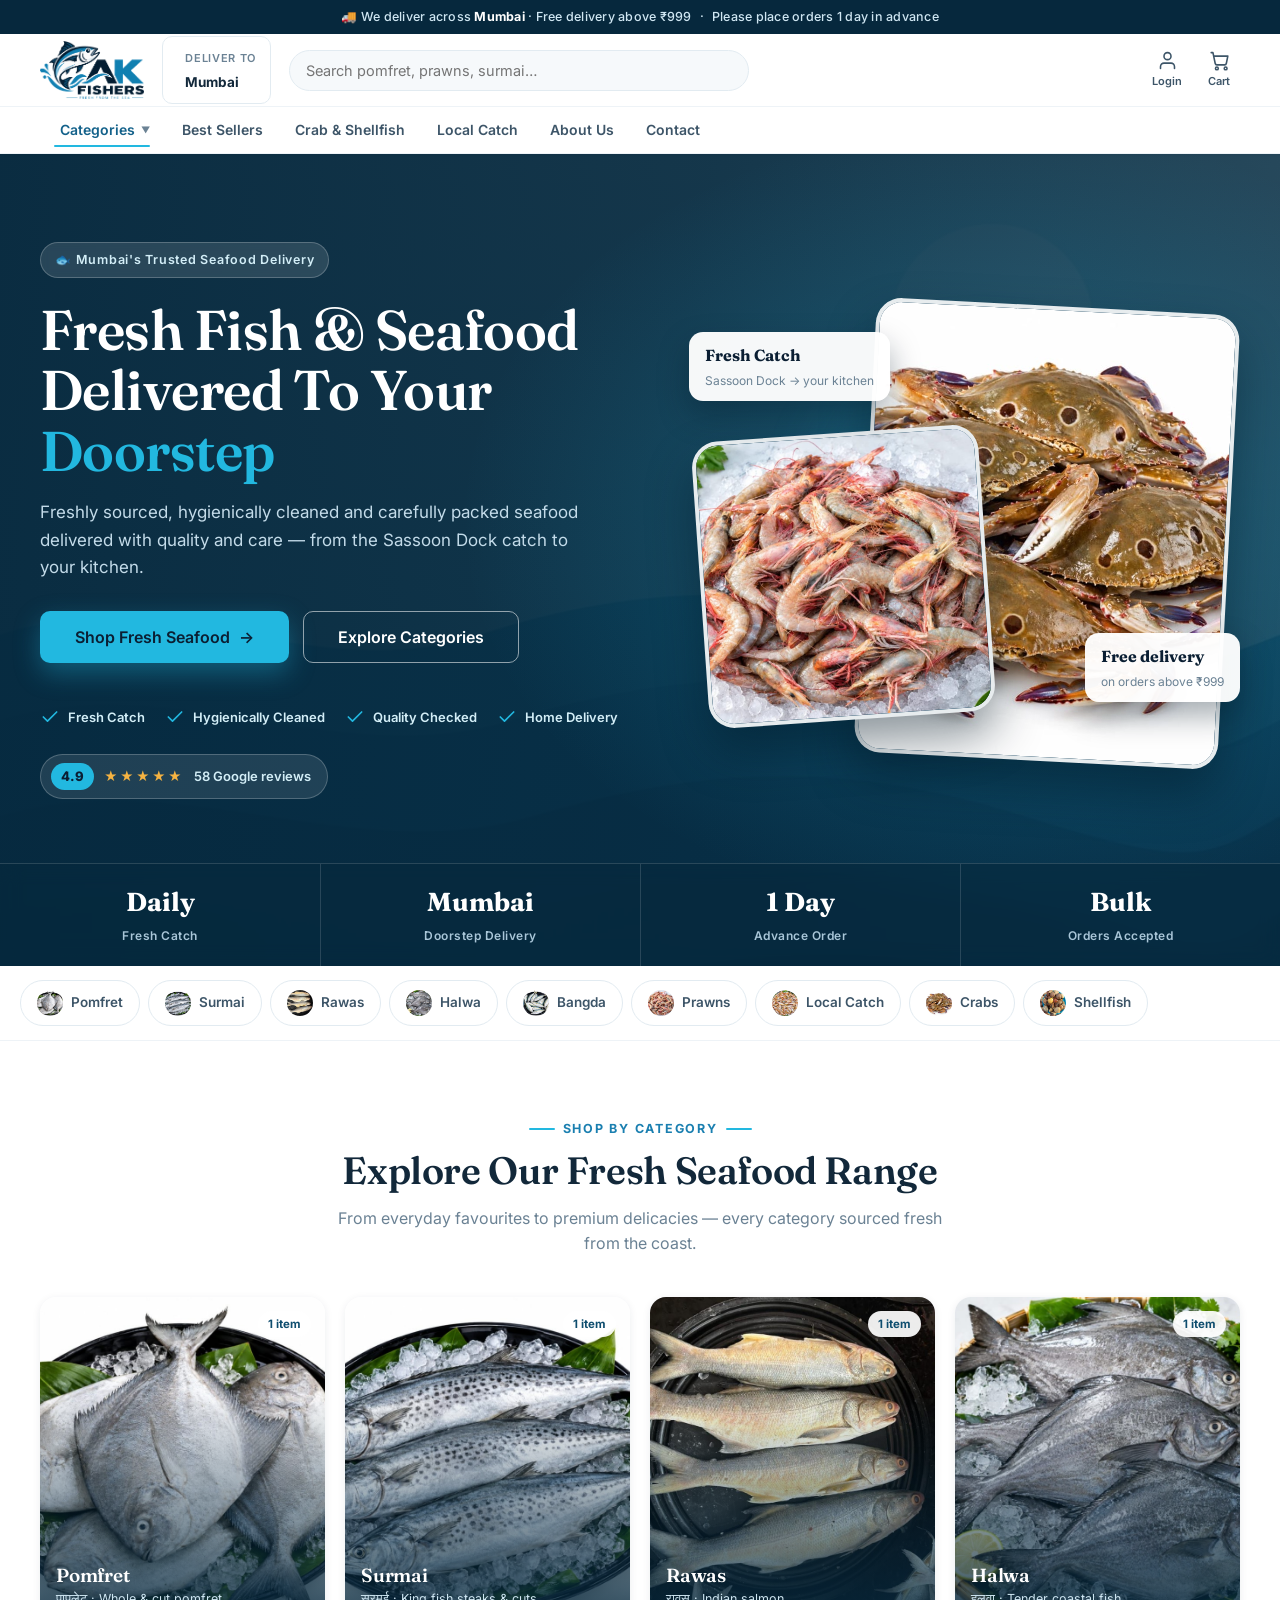
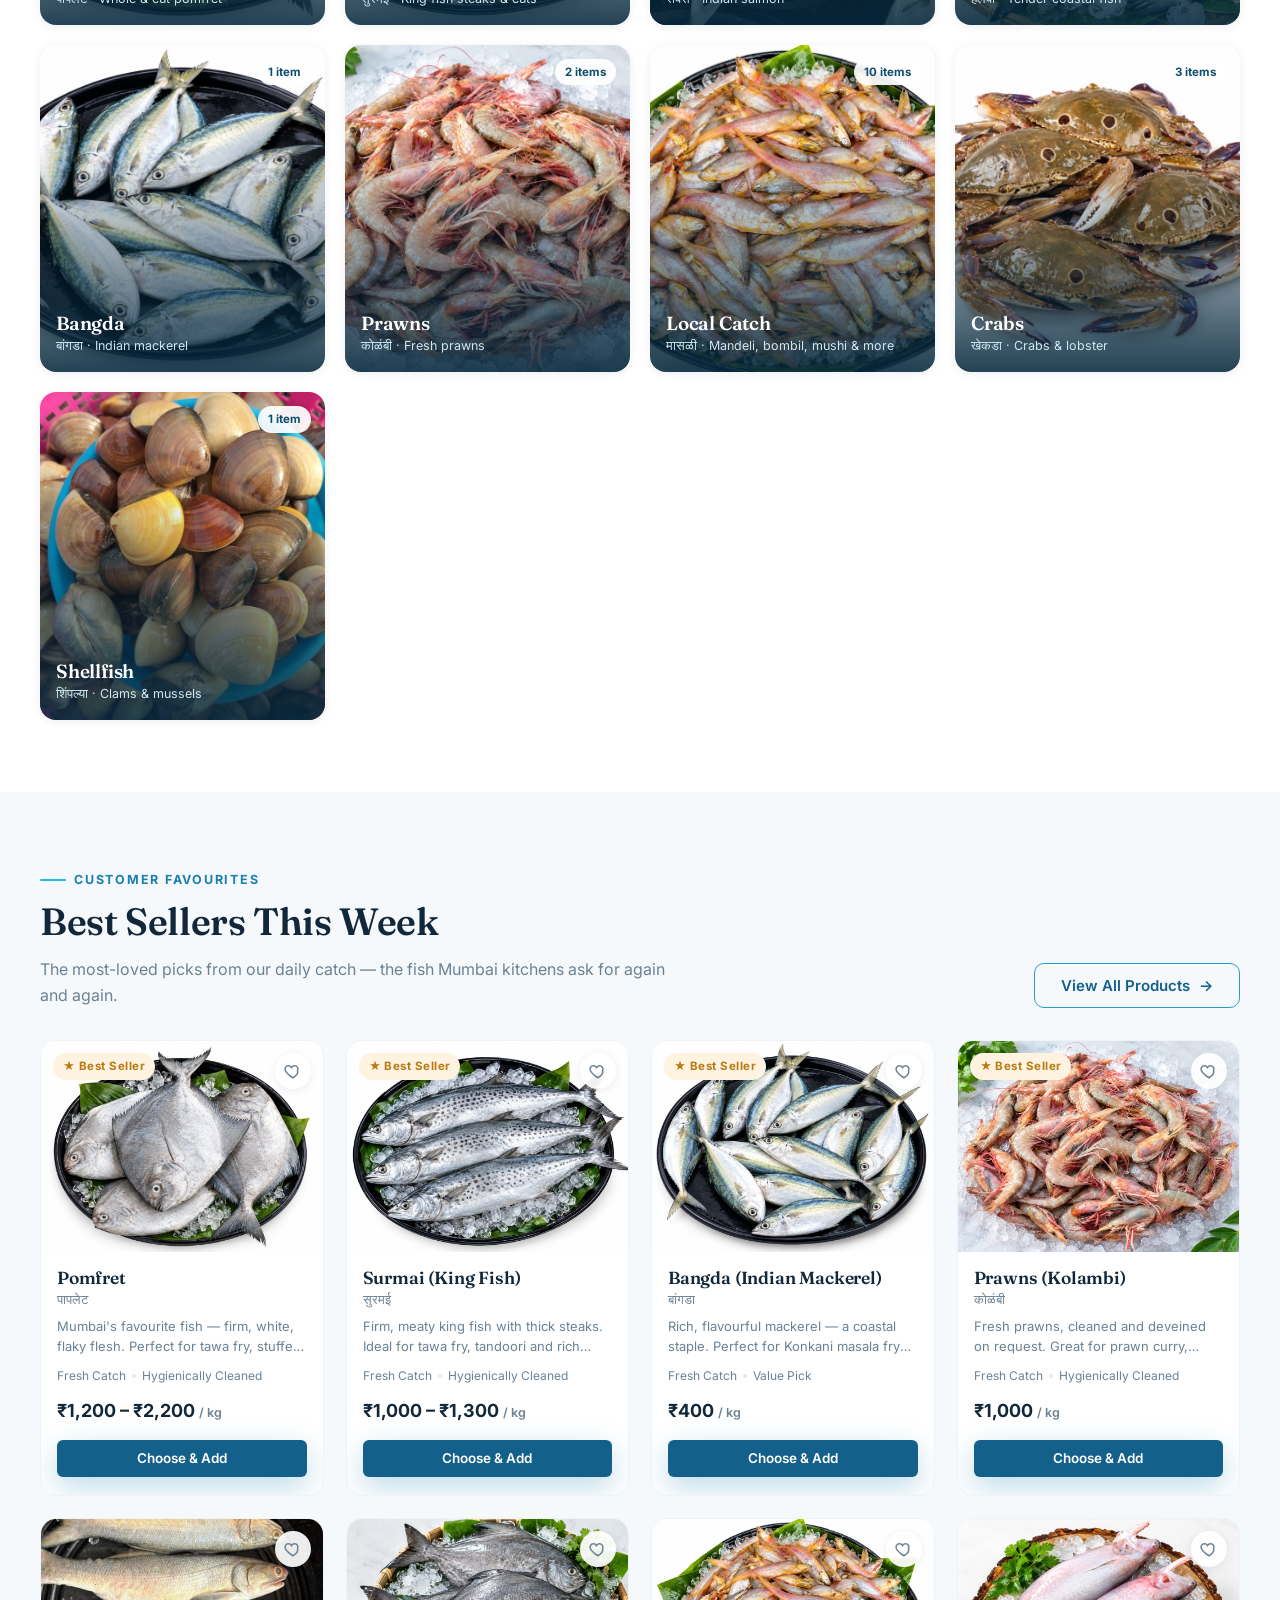
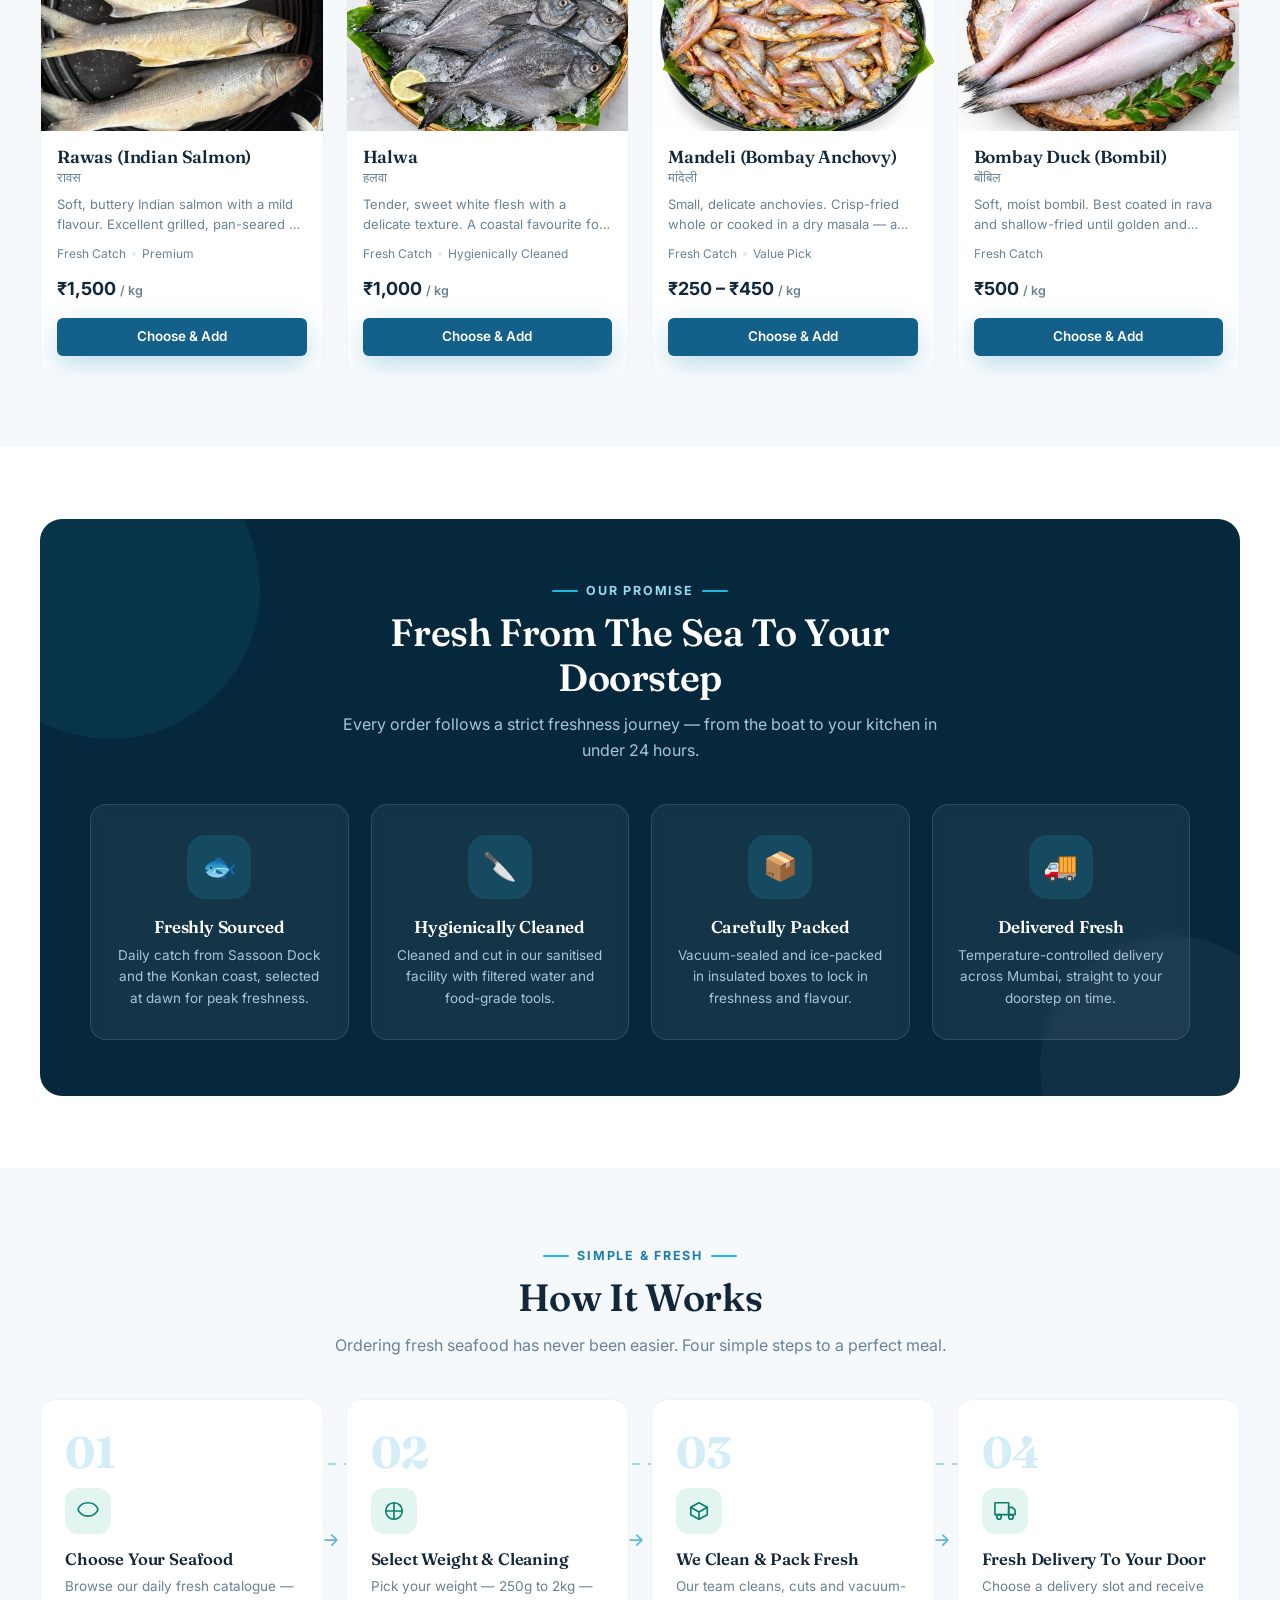
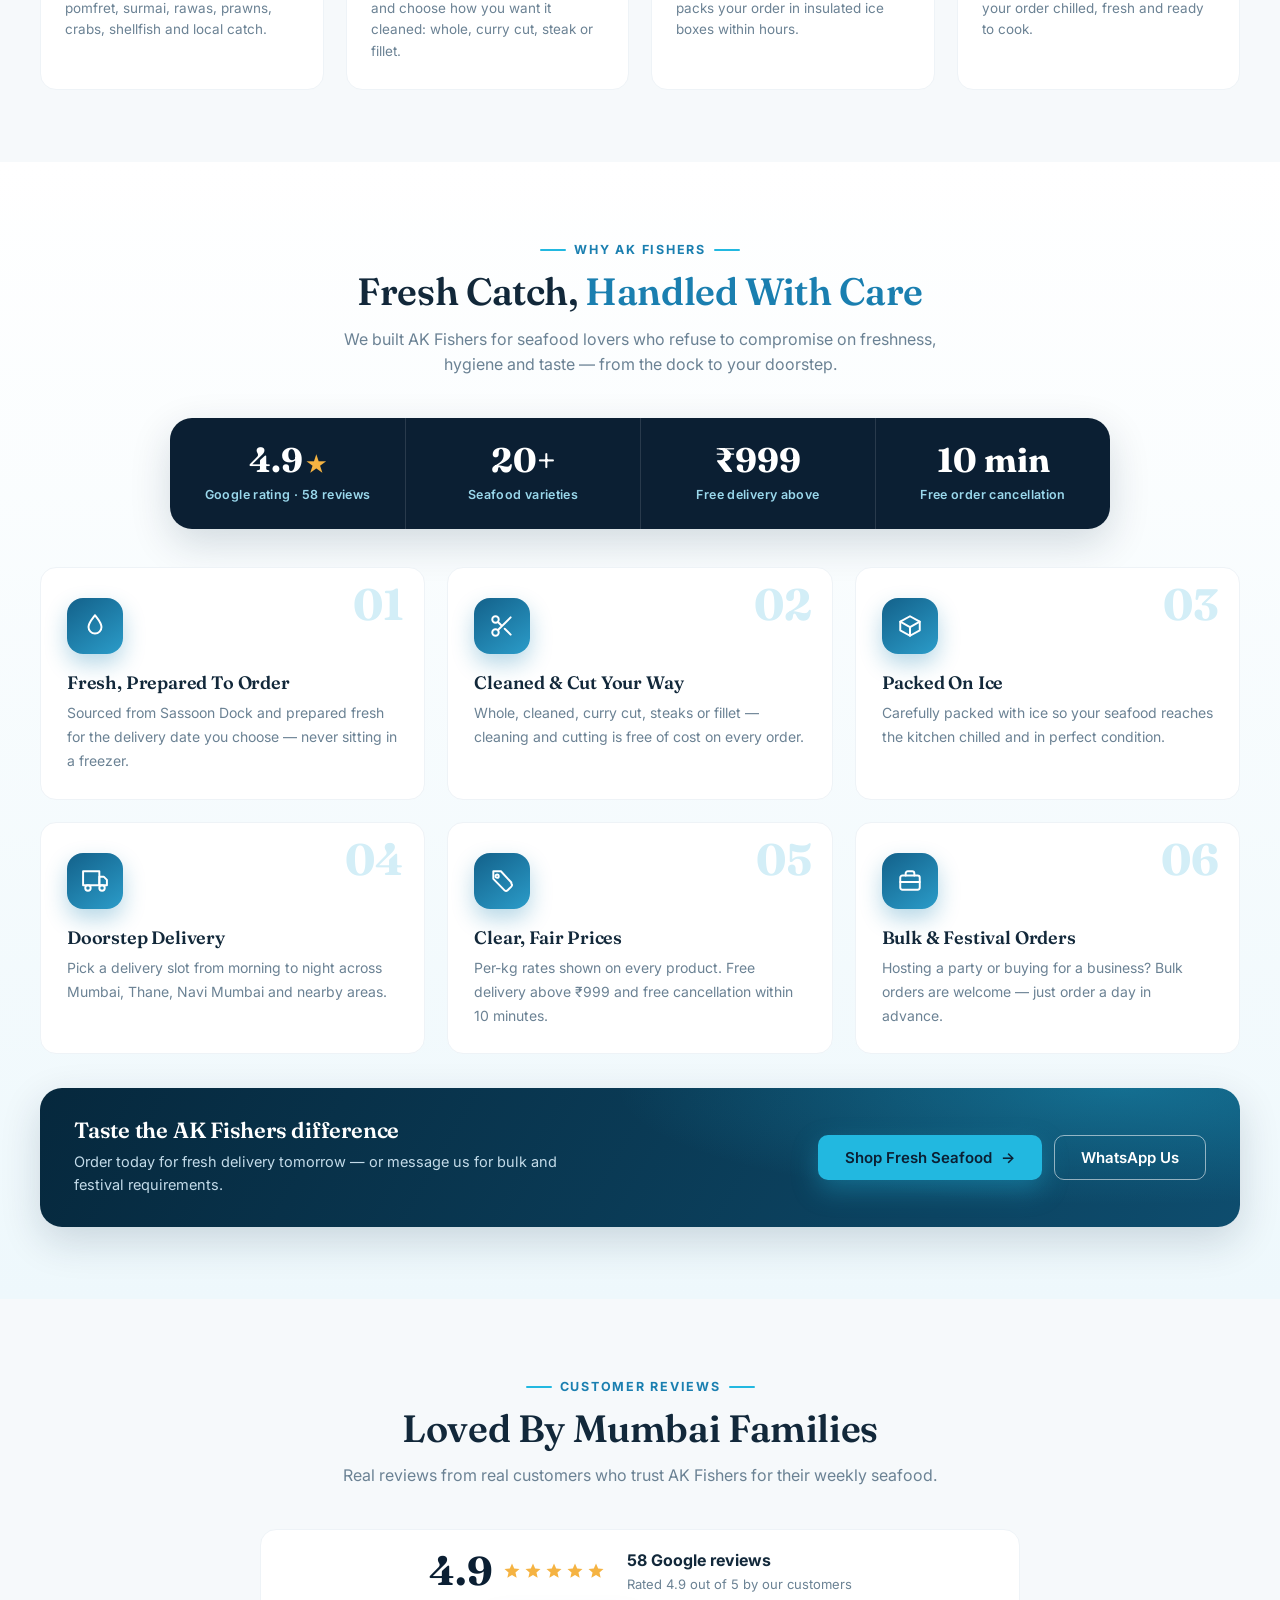
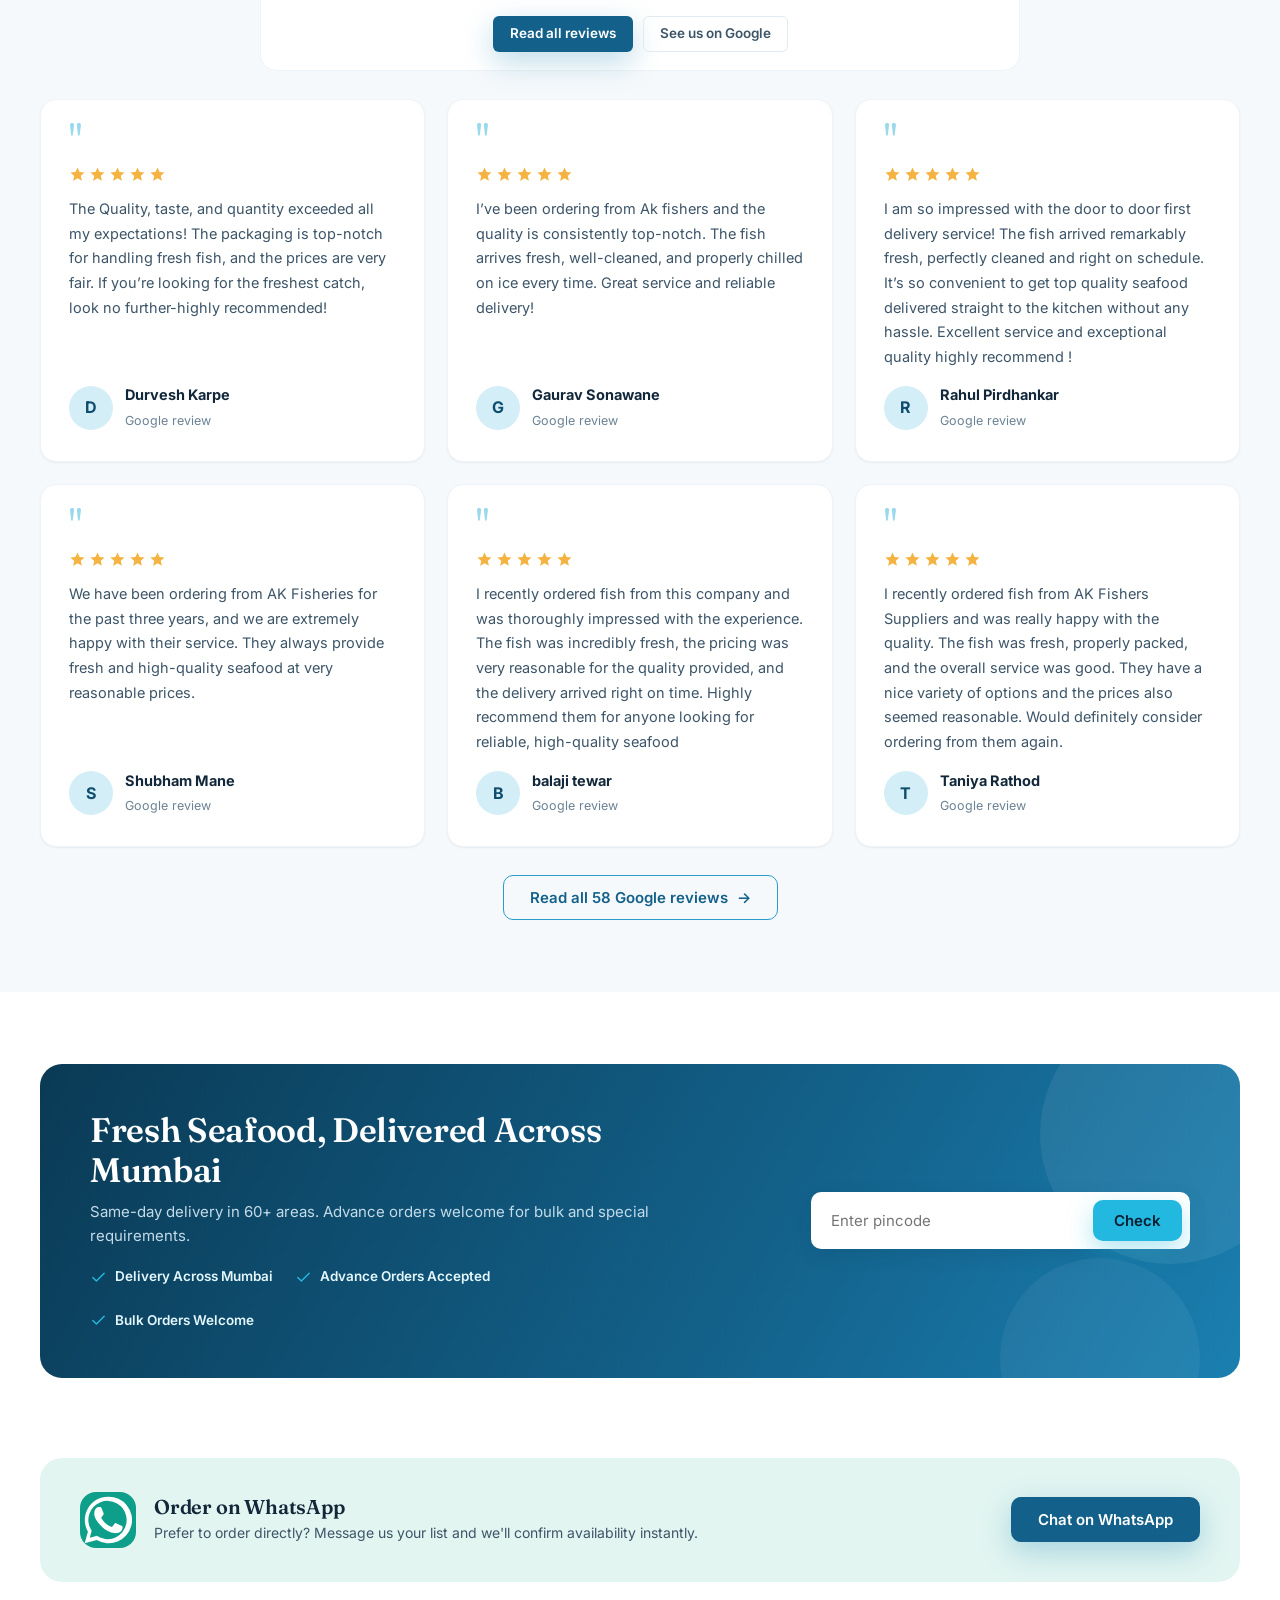
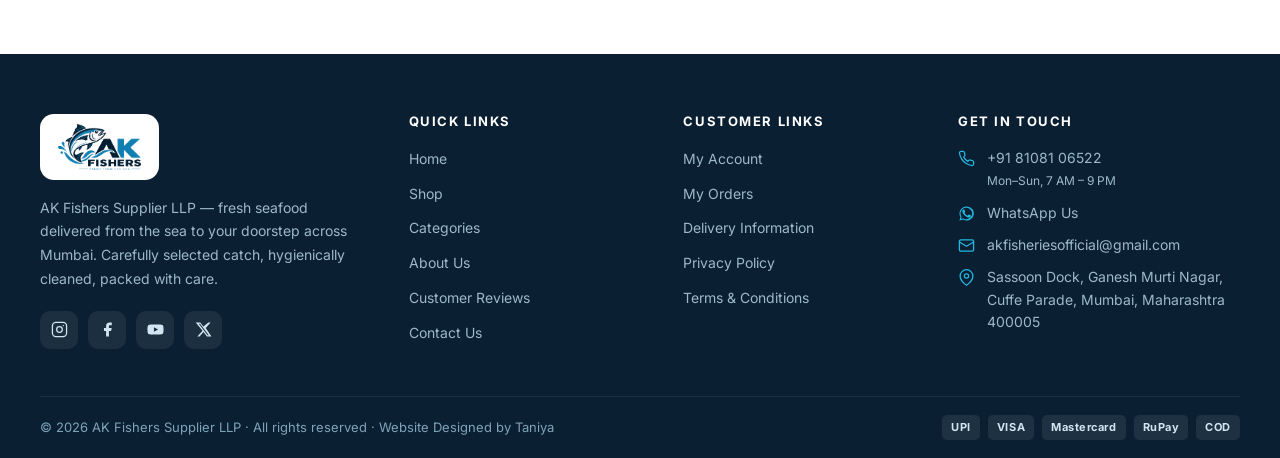
<file: index.html>
<!DOCTYPE html>
<html lang="en">
<head>
  <meta charset="UTF-8">
  <meta name="viewport" content="width=device-width, initial-scale=1.0">
  <link rel="canonical" href="https://akfishers.com/">
  <meta name="robots" content="index, follow">
  <meta property="og:type" content="website">
  <meta property="og:site_name" content="AK Fishers">
  <meta property="og:locale" content="en_IN">
  <meta property="og:title" content="AK Fishers — Fresh Fish &amp; Seafood Delivery in Mumbai">
  <meta property="og:description" content="AK Fishers delivers fresh, hygienically cleaned fish and seafood across Mumbai. Pomfret, Surmai, Rawas, Prawns, Crabs &amp; more — Fresh From The Sea To Your Doorstep.">
  <meta property="og:url" content="https://akfishers.com/">
  <meta property="og:image" content="https://akfishers.com/assets/images/og-image.png?v=33">
  <meta property="og:image:width" content="1200">
  <meta property="og:image:height" content="630">
  <meta name="twitter:card" content="summary_large_image">
  <meta name="twitter:title" content="AK Fishers — Fresh Fish &amp; Seafood Delivery in Mumbai">
  <meta name="twitter:description" content="AK Fishers delivers fresh, hygienically cleaned fish and seafood across Mumbai. Pomfret, Surmai, Rawas, Prawns, Crabs &amp; more — Fresh From The Sea To Your Doorstep.">
  <meta name="twitter:image" content="https://akfishers.com/assets/images/og-image.png?v=33">
  <title>AK Fishers — Fresh Fish & Seafood Delivery in Mumbai</title>
  <meta name="description" content="AK Fishers delivers fresh, hygienically cleaned fish and seafood across Mumbai. Pomfret, Surmai, Rawas, Prawns, Crabs & more — Fresh From The Sea To Your Doorstep.">
  <link rel="icon" type="image/png" href="/assets/images/favicon.png?v=33">
  <link rel="apple-touch-icon" href="/assets/images/apple-touch-icon.png?v=33">
  <link rel="preconnect" href="https://fonts.googleapis.com">
  <link rel="preconnect" href="https://fonts.gstatic.com" crossorigin>
  <link href="https://fonts.googleapis.com/css2?family=Fraunces:opsz,wght@9..144,500;9..144,600;9..144,700&family=Inter:wght@400;500;600;700;800&display=swap" rel="stylesheet">
  <link rel="stylesheet" href="styles/shared.css?v=33">
  <link rel="stylesheet" href="styles/home.css?v=33">
  <script type="application/ld+json">
  {
    "@context": "https://schema.org",
    "@graph": [
      {
        "@type": "Organization",
        "@id": "https://akfishers.com/#organization",
        "name": "AK Fishers Supplier LLP",
        "alternateName": "AK Fishers",
        "url": "https://akfishers.com/",
        "logo": "https://akfishers.com/assets/images/logo.png",
        "image": "https://akfishers.com/assets/images/og-image.png",
        "email": "akfisheriesofficial@gmail.com",
        "telephone": "+91-81081-06522",
        "address": {
          "@type": "PostalAddress",
          "streetAddress": "Sassoon Dock, Ganesh Murti Nagar, Cuffe Parade",
          "addressLocality": "Mumbai",
          "addressRegion": "Maharashtra",
          "postalCode": "400005",
          "addressCountry": "IN"
        }
      },
      {
        "@type": "WebSite",
        "@id": "https://akfishers.com/#website",
        "name": "AK Fishers",
        "url": "https://akfishers.com/",
        "publisher": { "@id": "https://akfishers.com/#organization" },
        "inLanguage": "en-IN",
        "potentialAction": {
          "@type": "SearchAction",
          "target": {
            "@type": "EntryPoint",
            "urlTemplate": "https://akfishers.com/shop?q={search_term_string}"
          },
          "query-input": "required name=search_term_string"
        }
      }
    ]
  }
  </script>
</head>
<body>

  <header class="site-header"></header>

  <main>
    <!-- ================= HERO ================= -->
    <section class="hero">
      <div class="hero-bg">
        <img src="assets/images/sea.jpg" alt="Sea waves">
      </div>
      <div class="container hero-grid">
        <div class="hero-inner">
          <span class="hero-kicker">🐟 Mumbai's Trusted Seafood Delivery</span>
          <h1>Fresh Fish &amp; Seafood Delivered To Your <span class="accent">Doorstep</span></h1>
          <p class="lead">Freshly sourced, hygienically cleaned and carefully packed seafood delivered with quality and care — from the Sassoon Dock catch to your kitchen.</p>
          <div class="hero-ctas">
            <a class="btn btn--aqua btn--lg" href="/shop">Shop Fresh Seafood <span>→</span></a>
            <a class="btn btn--outline-light btn--lg" href="#categories">Explore Categories</a>
          </div>
          <div class="hero-trust">
            <span class="ht"><svg viewBox="0 0 24 24" fill="none" stroke="currentColor" stroke-width="2" stroke-linecap="round" stroke-linejoin="round"><path d="M20 6L9 17l-5-5"/></svg> Fresh Catch</span>
            <span class="ht"><svg viewBox="0 0 24 24" fill="none" stroke="currentColor" stroke-width="2" stroke-linecap="round" stroke-linejoin="round"><path d="M20 6L9 17l-5-5"/></svg> Hygienically Cleaned</span>
            <span class="ht"><svg viewBox="0 0 24 24" fill="none" stroke="currentColor" stroke-width="2" stroke-linecap="round" stroke-linejoin="round"><path d="M20 6L9 17l-5-5"/></svg> Quality Checked</span>
            <span class="ht"><svg viewBox="0 0 24 24" fill="none" stroke="currentColor" stroke-width="2" stroke-linecap="round" stroke-linejoin="round"><path d="M20 6L9 17l-5-5"/></svg> Home Delivery</span>
          </div>
          <a class="hero-rating" href="/reviews" aria-label="Read our Google reviews">
            <span class="hr-score">4.9</span>
            <span class="hr-stars" aria-hidden="true">★★★★★</span>
            <span class="hr-text">58 Google reviews</span>
          </a>
        </div>
        <div class="hero-visual" aria-hidden="true">
          <div class="hv-glow"></div>
          <img class="hv-img hv-img--a" src="assets/images/products/crab.jpg?v=2" alt="" width="1000" height="750" fetchpriority="high">
          <img class="hv-img hv-img--b" src="assets/images/products/prawns.jpg?v=2" alt="" width="1000" height="750">
          <div class="hv-badge hv-badge--top"><b>Fresh Catch</b><span>Sassoon Dock → your kitchen</span></div>
          <div class="hv-badge hv-badge--bottom"><b>Free delivery</b><span>on orders above ₹999</span></div>
        </div>
      </div>
      <div class="hero-stats">
        <div class="hs"><b>Daily</b><span>Fresh Catch</span></div>
        <div class="hs"><b>Mumbai</b><span>Doorstep Delivery</span></div>
        <div class="hs"><b>1 Day</b><span>Advance Order</span></div>
        <div class="hs"><b>Bulk</b><span>Orders Accepted</span></div>
      </div>
    </section>

    <!-- ================= CATEGORY STRIP ================= -->
    <div class="cat-strip">
      <div class="container cat-strip-inner" id="catStrip"></div>
    </div>

    <!-- ================= SHOP BY CATEGORY ================= -->
    <section class="section" id="categories">
      <div class="container">
        <div class="section-head section-head--center">
          <span class="eyebrow">Shop By Category</span>
          <h2>Explore Our Fresh Seafood Range</h2>
          <p>From everyday favourites to premium delicacies — every category sourced fresh from the coast.</p>
        </div>
        <div class="cat-grid" id="catGrid"></div>
      </div>
    </section>

    <!-- ================= BEST SELLERS ================= -->
    <section class="section section--tint">
      <div class="container">
        <div class="bs-head">
          <div class="section-head">
            <span class="eyebrow">Customer Favourites</span>
            <h2>Best Sellers This Week</h2>
            <p>The most-loved picks from our daily catch — the fish Mumbai kitchens ask for again and again.</p>
          </div>
          <a class="btn btn--outline" href="/shop">View All Products <span>→</span></a>
        </div>
        <div class="product-grid" id="bestSellers"></div>
      </div>
    </section>

    <!-- ================= FRESHNESS PROMISE ================= -->
    <section class="section">
      <div class="container">
        <div class="promise-band">
          <div class="section-head section-head--center">
            <span class="eyebrow eyebrow--light">Our Promise</span>
            <h2>Fresh From The Sea To Your Doorstep</h2>
            <p>Every order follows a strict freshness journey — from the boat to your kitchen in under 24 hours.</p>
          </div>
          <div class="promise-grid">
            <div class="promise-card">
              <div class="pc-icon">🐟</div>
              <h3>Freshly Sourced</h3>
              <p>Daily catch from Sassoon Dock and the Konkan coast, selected at dawn for peak freshness.</p>
            </div>
            <div class="promise-card">
              <div class="pc-icon">🔪</div>
              <h3>Hygienically Cleaned</h3>
              <p>Cleaned and cut in our sanitised facility with filtered water and food-grade tools.</p>
            </div>
            <div class="promise-card">
              <div class="pc-icon">📦</div>
              <h3>Carefully Packed</h3>
              <p>Vacuum-sealed and ice-packed in insulated boxes to lock in freshness and flavour.</p>
            </div>
            <div class="promise-card">
              <div class="pc-icon">🚚</div>
              <h3>Delivered Fresh</h3>
              <p>Temperature-controlled delivery across Mumbai, straight to your doorstep on time.</p>
            </div>
          </div>
        </div>
      </div>
    </section>

    <!-- ================= HOW IT WORKS ================= -->
    <section class="section section--tint">
      <div class="container">
        <div class="section-head section-head--center">
          <span class="eyebrow">Simple &amp; Fresh</span>
          <h2>How It Works</h2>
          <p>Ordering fresh seafood has never been easier. Four simple steps to a perfect meal.</p>
        </div>
        <div class="steps-wrap">
          <div class="steps-line"></div>
          <div class="steps">
            <div class="step-card">
              <div class="step-icon"><svg viewBox="0 0 24 24" fill="none" stroke="currentColor" stroke-width="1.8" stroke-linecap="round" stroke-linejoin="round"><path d="M12 3C7 3 3.2 5.6 1.5 9.2c-.3.7-.3 1.5 0 2.2C3.2 15 7 17.6 12 17.6s8.8-2.6 10.5-6.2c.3-.7.3-1.5 0-2.2C20.8 5.6 17 3 12 3z"/></svg></div>
              <h3>Choose Your Seafood</h3>
              <p>Browse our daily fresh catalogue — pomfret, surmai, rawas, prawns, crabs, shellfish and local catch.</p>
              <span class="step-arrow"><svg viewBox="0 0 24 24" fill="none" stroke="currentColor" stroke-width="2" stroke-linecap="round" stroke-linejoin="round"><path d="M5 12h14M13 6l6 6-6 6"/></svg></span>
            </div>
            <div class="step-card">
              <div class="step-icon"><svg viewBox="0 0 24 24" fill="none" stroke="currentColor" stroke-width="1.8" stroke-linecap="round" stroke-linejoin="round"><path d="M12 3v18M3 12h18"/><circle cx="12" cy="12" r="9"/></svg></div>
              <h3>Select Weight &amp; Cleaning</h3>
              <p>Pick your weight — 250g to 2kg — and choose how you want it cleaned: whole, curry cut, steak or fillet.</p>
              <span class="step-arrow"><svg viewBox="0 0 24 24" fill="none" stroke="currentColor" stroke-width="2" stroke-linecap="round" stroke-linejoin="round"><path d="M5 12h14M13 6l6 6-6 6"/></svg></span>
            </div>
            <div class="step-card">
              <div class="step-icon"><svg viewBox="0 0 24 24" fill="none" stroke="currentColor" stroke-width="1.8" stroke-linecap="round" stroke-linejoin="round"><path d="M21 8l-9-5-9 5v8l9 5 9-5V8z"/><path d="M3 8l9 5 9-5M12 13v8"/></svg></div>
              <h3>We Clean &amp; Pack Fresh</h3>
              <p>Our team cleans, cuts and vacuum-packs your order in insulated ice boxes within hours.</p>
              <span class="step-arrow"><svg viewBox="0 0 24 24" fill="none" stroke="currentColor" stroke-width="2" stroke-linecap="round" stroke-linejoin="round"><path d="M5 12h14M13 6l6 6-6 6"/></svg></span>
            </div>
            <div class="step-card">
              <div class="step-icon"><svg viewBox="0 0 24 24" fill="none" stroke="currentColor" stroke-width="1.8" stroke-linecap="round" stroke-linejoin="round"><path d="M1 3h15v13H1z"/><path d="M16 8h4l3 3v5h-7V8z"/><circle cx="5.5" cy="18.5" r="2.5"/><circle cx="18.5" cy="18.5" r="2.5"/></svg></div>
              <h3>Fresh Delivery To Your Door</h3>
              <p>Choose a delivery slot and receive your order chilled, fresh and ready to cook.</p>
            </div>
          </div>
        </div>
      </div>
    </section>

    <!-- ================= WHY CHOOSE AK FISHERS ================= -->
    <section class="section why-section" id="why">
      <div class="container">
        <div class="section-head section-head--center">
          <span class="eyebrow">Why AK Fishers</span>
          <h2>Fresh Catch, <span class="wy-accent">Handled With Care</span></h2>
          <p>We built AK Fishers for seafood lovers who refuse to compromise on freshness, hygiene and taste — from the dock to your doorstep.</p>
        </div>

        <div class="wy-stats">
          <div class="wy-stat"><b>4.9<small>★</small></b><span>Google rating · 58 reviews</span></div>
          <div class="wy-stat"><b id="wyVarieties">20+</b><span>Seafood varieties</span></div>
          <div class="wy-stat"><b>₹999</b><span>Free delivery above</span></div>
          <div class="wy-stat"><b>10 min</b><span>Free order cancellation</span></div>
        </div>

        <div class="wy-grid">
              <div class="wy-card" style="--d:0ms">
                <span class="wy-num">01</span>
                <span class="wy-icon"><svg viewBox="0 0 24 24" fill="none" stroke="currentColor" stroke-width="1.8" stroke-linecap="round" stroke-linejoin="round"><path d="M12 2c3 4 6 7 6 11a6 6 0 0 1-12 0c0-4 3-7 6-11z"/></svg></span>
                <h3>Fresh, Prepared To Order</h3>
                <p>Sourced from Sassoon Dock and prepared fresh for the delivery date you choose — never sitting in a freezer.</p>
              </div>
              <div class="wy-card" style="--d:70ms">
                <span class="wy-num">02</span>
                <span class="wy-icon"><svg viewBox="0 0 24 24" fill="none" stroke="currentColor" stroke-width="1.8" stroke-linecap="round" stroke-linejoin="round"><path d="M20 4L8.5 15.5M14.5 14.5L20 20M8.5 8.5L12 12"/><circle cx="6" cy="6" r="3"/><circle cx="6" cy="18" r="3"/></svg></span>
                <h3>Cleaned &amp; Cut Your Way</h3>
                <p>Whole, cleaned, curry cut, steaks or fillet — cleaning and cutting is free of cost on every order.</p>
              </div>
              <div class="wy-card" style="--d:140ms">
                <span class="wy-num">03</span>
                <span class="wy-icon"><svg viewBox="0 0 24 24" fill="none" stroke="currentColor" stroke-width="1.8" stroke-linecap="round" stroke-linejoin="round"><path d="M21 8l-9-5-9 5v8l9 5 9-5V8z"/><path d="M3 8l9 5 9-5M12 13v8"/></svg></span>
                <h3>Packed On Ice</h3>
                <p>Carefully packed with ice so your seafood reaches the kitchen chilled and in perfect condition.</p>
              </div>
              <div class="wy-card" style="--d:210ms">
                <span class="wy-num">04</span>
                <span class="wy-icon"><svg viewBox="0 0 24 24" fill="none" stroke="currentColor" stroke-width="1.8" stroke-linecap="round" stroke-linejoin="round"><path d="M1 3h15v13H1z"/><path d="M16 8h4l3 3v5h-7V8z"/><circle cx="5.5" cy="18.5" r="2.5"/><circle cx="18.5" cy="18.5" r="2.5"/></svg></span>
                <h3>Doorstep Delivery</h3>
                <p>Pick a delivery slot from morning to night across Mumbai, Thane, Navi Mumbai and nearby areas.</p>
              </div>
              <div class="wy-card" style="--d:280ms">
                <span class="wy-num">05</span>
                <span class="wy-icon"><svg viewBox="0 0 24 24" fill="none" stroke="currentColor" stroke-width="1.8" stroke-linecap="round" stroke-linejoin="round"><path d="M20.6 13.4L11 3H4v7l10.4 10.6a2 2 0 0 0 2.8 0l3.4-3.4a2 2 0 0 0 0-2.8z"/><circle cx="7.5" cy="7.5" r="1.5"/></svg></span>
                <h3>Clear, Fair Prices</h3>
                <p>Per-kg rates shown on every product. Free delivery above ₹999 and free cancellation within 10 minutes.</p>
              </div>
              <div class="wy-card" style="--d:350ms">
                <span class="wy-num">06</span>
                <span class="wy-icon"><svg viewBox="0 0 24 24" fill="none" stroke="currentColor" stroke-width="1.8" stroke-linecap="round" stroke-linejoin="round"><rect x="3" y="7" width="18" height="13" rx="2"/><path d="M8 7V5a2 2 0 0 1 2-2h4a2 2 0 0 1 2 2v2M3 13h18"/></svg></span>
                <h3>Bulk &amp; Festival Orders</h3>
                <p>Hosting a party or buying for a business? Bulk orders are welcome — just order a day in advance.</p>
              </div>
        </div>

        <div class="wy-cta">
          <div>
            <h3>Taste the AK Fishers difference</h3>
            <p>Order today for fresh delivery tomorrow — or message us for bulk and festival requirements.</p>
          </div>
          <div class="wy-cta-btns">
            <a class="btn btn--aqua" href="/shop">Shop Fresh Seafood <span>→</span></a>
            <a class="btn btn--outline-light" href="https://wa.me/918108106522?text=Hi%20AK%20Fishers%2C%20I%20would%20like%20to%20place%20a%20bulk%20order." target="_blank" rel="noopener">WhatsApp Us</a>
          </div>
        </div>
      </div>
    </section>

    <!-- ================= CUSTOMER REVIEWS ================= -->
    <section class="section testi-band">
      <div class="container">
        <div class="section-head section-head--center">
          <span class="eyebrow">Customer Reviews</span>
          <h2>Loved By Mumbai Families</h2>
          <p>Real reviews from real customers who trust AK Fishers for their weekly seafood.</p>
        </div>
        <div class="testi-grid" id="testiGrid"></div>
        <div class="rv-more"><a class="btn btn--outline" href="/reviews">Read all 58 Google reviews <span>→</span></a></div>
      </div>
    </section>

    <!-- ================= DELIVERY INFORMATION ================= -->
    <section class="section delivery-section">
      <div class="container">
        <div class="delivery-banner">
          <div class="db-content">
            <h2>Fresh Seafood, Delivered Across Mumbai</h2>
            <p>Same-day delivery in 60+ areas. Advance orders welcome for bulk and special requirements.</p>
            <ul class="db-points">
              <li><svg viewBox="0 0 24 24" fill="none" stroke="currentColor" stroke-width="2" stroke-linecap="round" stroke-linejoin="round"><path d="M20 6L9 17l-5-5"/></svg> Delivery Across Mumbai</li>
              <li><svg viewBox="0 0 24 24" fill="none" stroke="currentColor" stroke-width="2" stroke-linecap="round" stroke-linejoin="round"><path d="M20 6L9 17l-5-5"/></svg> Advance Orders Accepted</li>
              <li><svg viewBox="0 0 24 24" fill="none" stroke="currentColor" stroke-width="2" stroke-linecap="round" stroke-linejoin="round"><path d="M20 6L9 17l-5-5"/></svg> Bulk Orders Welcome</li>
            </ul>
          </div>
          <div class="db-cta">
            <div class="pincode-check">
              <input type="text" inputmode="numeric" maxlength="6" placeholder="Enter pincode" id="pinCheck" aria-label="Enter pincode">
              <button class="btn btn--aqua" id="pinCheckBtn">Check</button>
            </div>
            <div class="pincode-result" id="pinResult"></div>
          </div>
        </div>
      </div>
    </section>

    <!-- ================= WHATSAPP STRIP ================= -->
    <section class="section" style="padding-top:0">
      <div class="container">
        <div class="app-strip">
          <div style="display:flex;align-items:center;gap:18px">
            <span class="as-icon"><svg viewBox="0 0 24 24" fill="currentColor"><path d="M17.5 14.4c-.3-.2-1.8-.9-2-1-.3-.1-.5-.2-.7.2-.2.3-.8 1-.9 1.2-.2.2-.3.2-.6.1-.3-.2-1.3-.5-2.4-1.5-.9-.8-1.5-1.8-1.7-2.1-.2-.3 0-.5.1-.6l.5-.6c.1-.2.2-.3.3-.5.1-.2 0-.4 0-.5l-.9-2.2c-.2-.6-.5-.5-.7-.5h-.6c-.2 0-.5.1-.8.4-.3.3-1 1-1 2.5s1.1 2.9 1.2 3.1c.2.2 2.1 3.2 5.1 4.5.7.3 1.3.5 1.7.6.7.2 1.4.2 1.9.1.6-.1 1.8-.7 2-1.4.3-.7.3-1.3.2-1.4-.1-.2-.3-.3-.6-.4zM12 2a10 10 0 0 0-8.6 15L2 22l5.2-1.4A10 10 0 1 0 12 2zm0 18.2c-1.6 0-3.1-.4-4.4-1.2l-.3-.2-3.1.8.8-3-.2-.3A8.2 8.2 0 1 1 12 20.2z"/></svg></span>
            <div>
              <h3>Order on WhatsApp</h3>
              <p>Prefer to order directly? Message us your list and we'll confirm availability instantly.</p>
            </div>
          </div>
          <a class="btn btn--primary" href="https://wa.me/918108106522?text=Hi%20AK%20Fishers!%20I%27d%20like%20to%20place%20an%20order." target="_blank" rel="noopener">Chat on WhatsApp</a>
        </div>
      </div>
    </section>
  </main>

  <footer class="site-footer"></footer>

  <script src="scripts/products.js?v=33"></script>
  <script src="scripts/reviews.js?v=33"></script>
  <script src="scripts/app.js?v=33"></script>
  <script>
    /* ---------- Homepage render ---------- */
    (function () {
      // Category strip
      var strip = document.getElementById("catStrip");
      if (strip) {
        strip.innerHTML = AKF_CATEGORIES.map(function (c) {
          return '<a href="/shop?cat=' + c.id + '"><img src="' + c.img + '" alt="">' + c.name + '</a>';
        }).join("");
      }

      // Category grid
      var grid = document.getElementById("catGrid");
      if (grid) {
        grid.innerHTML = AKF_CATEGORIES.map(akfCategoryCardHTML).join("");
      }

      // Best sellers
      var bs = document.getElementById("bestSellers");
      if (bs) {
        var best = AKF_PRODUCTS.filter(function (p) { return p.badge === "bestseller"; });
        if (best.length < 8) {
          best = best.concat(AKF_PRODUCTS.filter(function (p) { return p.badge !== "bestseller"; }));
        }
        bs.innerHTML = best.slice(0, 8).map(akfProductCardHTML).join("");
      }

      // Why section: live variety count + reveal on scroll
      var wv = document.getElementById("wyVarieties");
      if (wv) wv.textContent = (Math.floor(AKF_PRODUCTS.length / 10) * 10) + "+";
      var wyEls = document.querySelectorAll(".wy-card, .wy-stat, .wy-cta");
      function wyReveal() {
        var vh = window.innerHeight || document.documentElement.clientHeight;
        wyEls.forEach(function (el) {
          if (el.classList.contains("wy-hide") && el.getBoundingClientRect().top < vh * 0.92) el.classList.remove("wy-hide");
        });
      }
      wyEls.forEach(function (el) { el.classList.add("wy-hide"); });
      window.addEventListener("scroll", wyReveal, { passive: true });
      window.addEventListener("resize", wyReveal);
      wyReveal();
      setTimeout(function () { wyEls.forEach(function (el) { el.classList.remove("wy-hide"); }); }, 6000);   // safety net

      // Google reviews: rating summary + a featured selection (full list on /reviews)
      var tg = document.getElementById("testiGrid");
      if (tg) {
        var featured = AKF_REVIEWS_FEATURED.map(function (n) {
          return AKF_REVIEWS.find(function (r) { return r.name === n; });
        }).filter(Boolean);
        tg.insertAdjacentHTML("beforebegin", akfReviewsSummaryHTML(true));
        tg.innerHTML = featured.map(akfReviewCardHTML).join("");
      }

      // Pincode check
      var pinBtn = document.getElementById("pinCheckBtn");
      var pinInput = document.getElementById("pinCheck");
      var pinResult = document.getElementById("pinResult");
      function checkPin() {
        var val = pinInput.value.trim();
        if (!/^\d{6}$/.test(val)) {
          pinResult.className = "pincode-result no";
          pinResult.textContent = "Please enter a valid 6-digit pincode.";
          return;
        }
        var area = akfFindArea(val);
        if (area) {
          pinResult.className = "pincode-result ok";
          pinResult.innerHTML = "✓ Delivery available in " + area.area + " — charges " + akfFormatINR(area.charge) + " (free above ₹999)";
          localStorage.setItem("akf_pincode", val);
        } else {
          pinResult.className = "pincode-result no";
          pinResult.textContent = "Sorry, we don't deliver to this pincode yet. Check back soon!";
        }
      }
      if (pinBtn) pinBtn.addEventListener("click", checkPin);
      if (pinInput) pinInput.addEventListener("keydown", function (e) { if (e.key === "Enter") checkPin(); });
    })();
  </script>
</body>
</html>
</file>
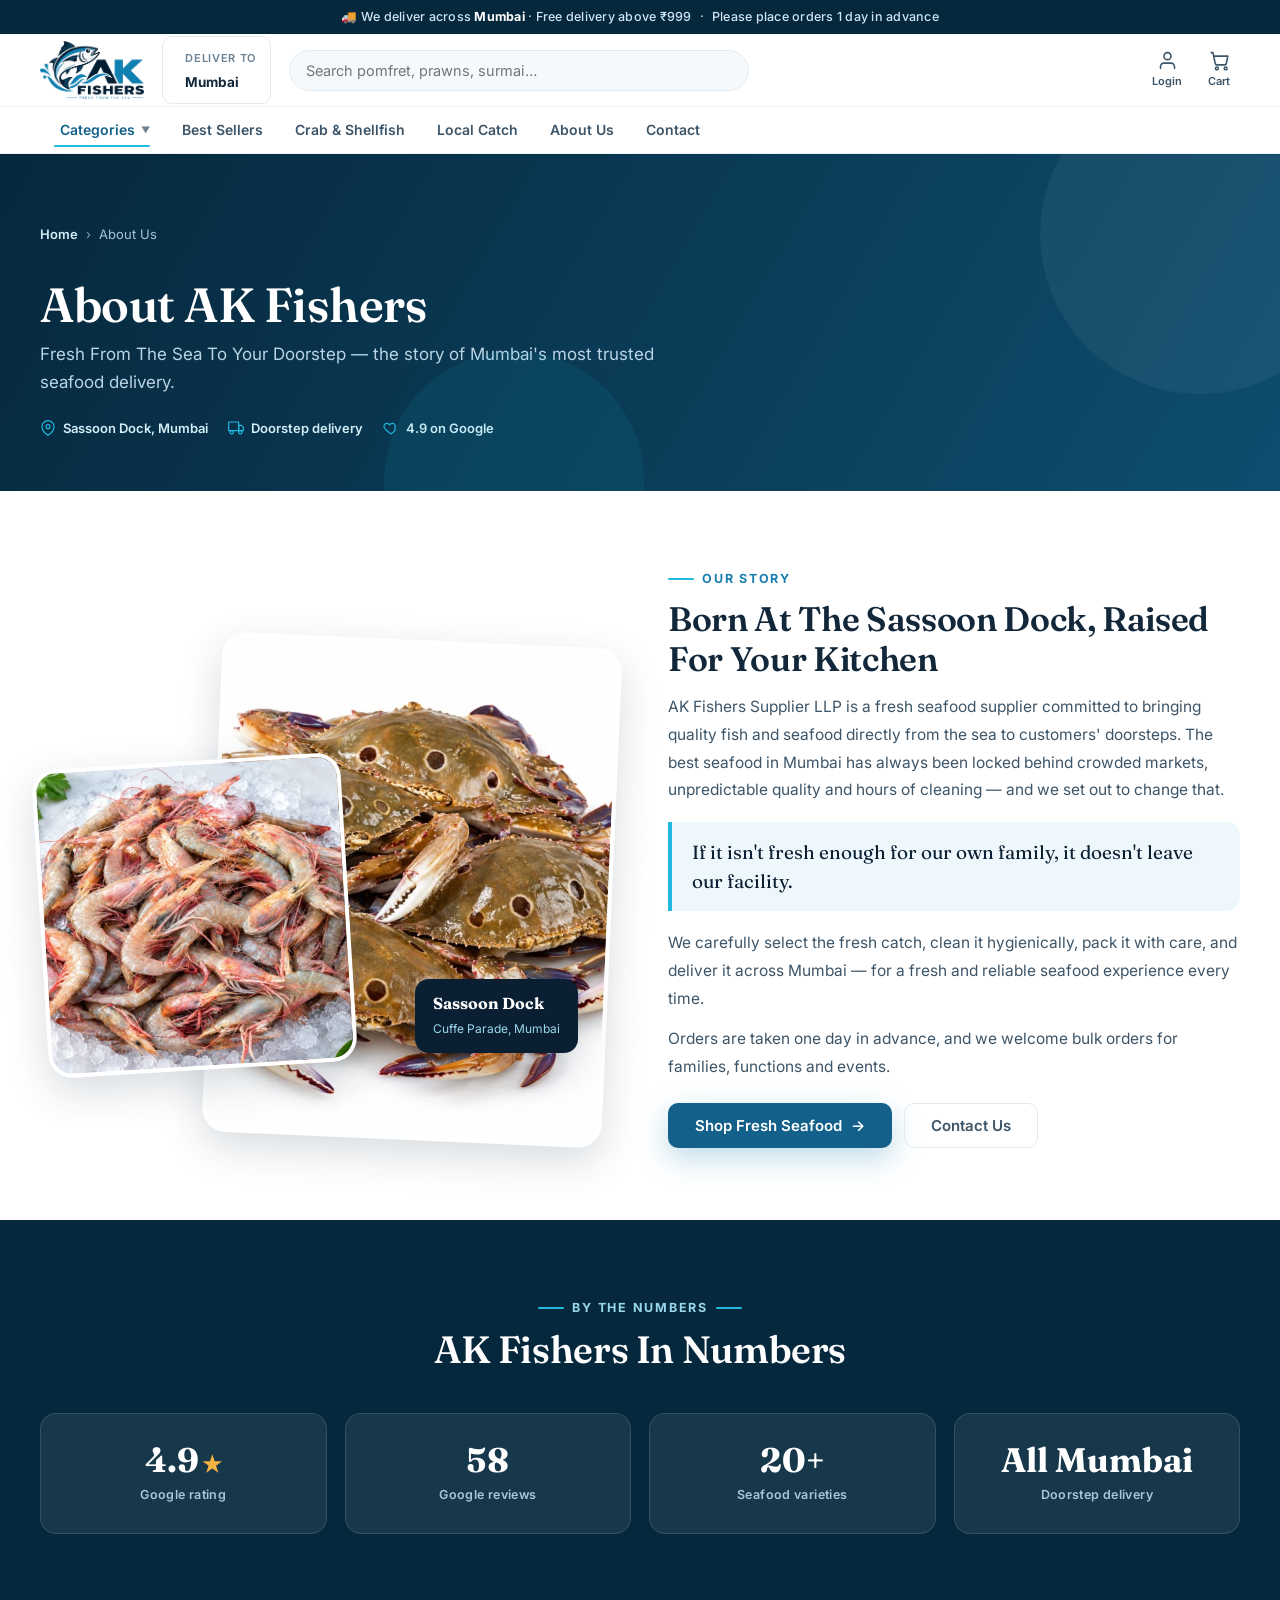
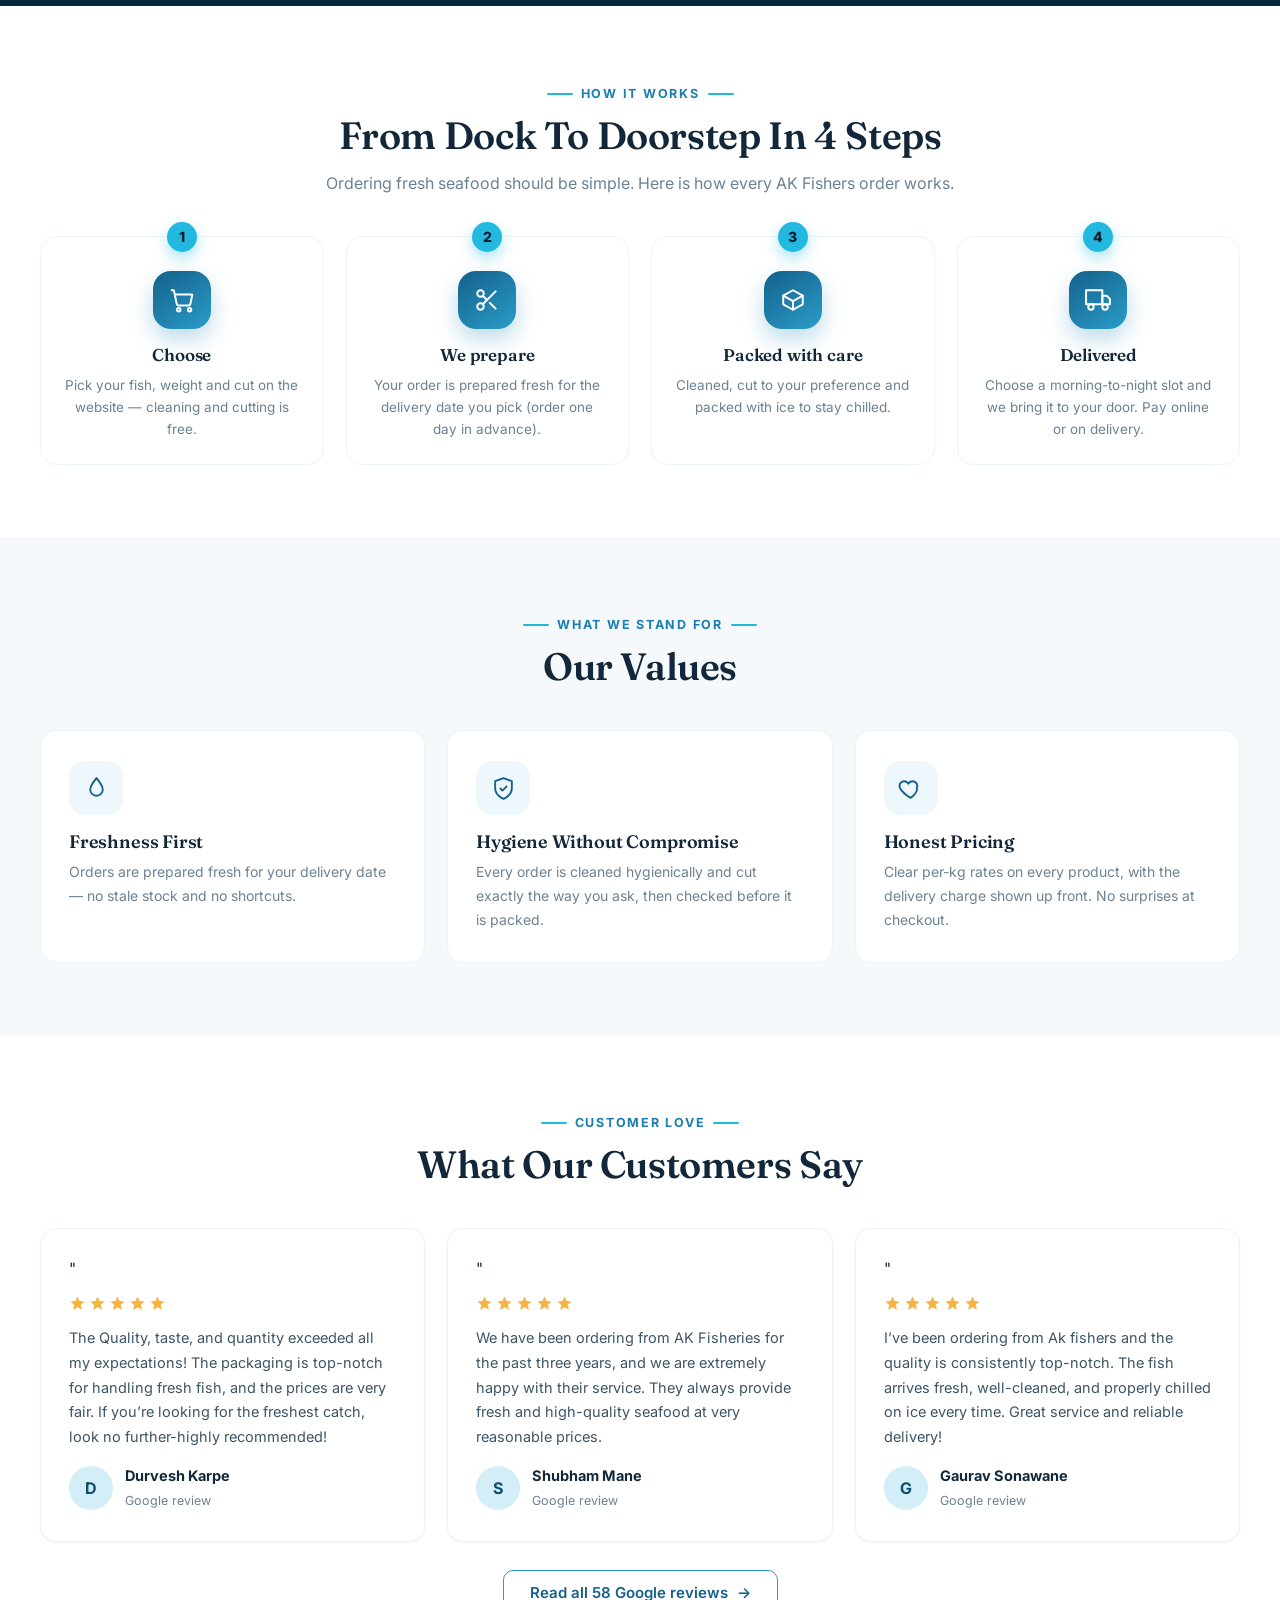
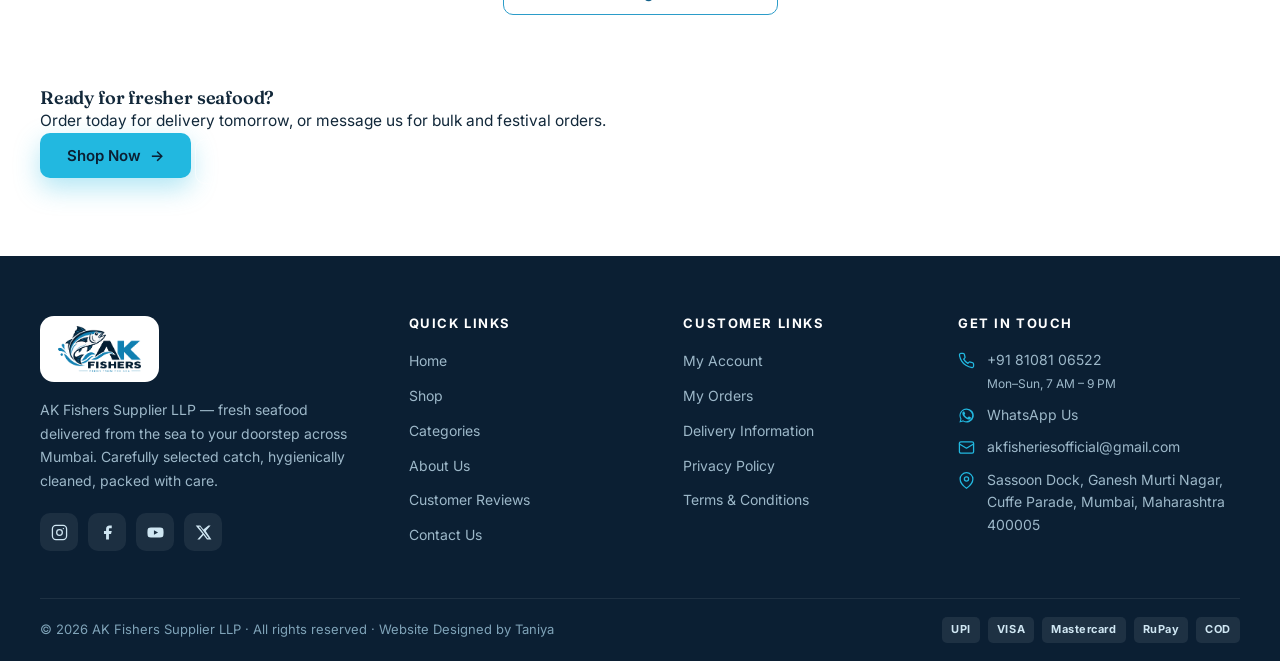
<file: about.html>
<!DOCTYPE html>
<html lang="en">
<head>
  <meta charset="UTF-8">
  <meta name="viewport" content="width=device-width, initial-scale=1.0">
  <link rel="canonical" href="https://akfishers.com/about">
  <meta name="robots" content="index, follow">
  <meta property="og:type" content="website">
  <meta property="og:site_name" content="AK Fishers">
  <meta property="og:locale" content="en_IN">
  <meta property="og:title" content="About AK Fishers — Fresh Seafood Supplier in Mumbai">
  <meta property="og:description" content="AK Fishers Supplier LLP brings fresh, hygienically cleaned fish and seafood from Sassoon Dock straight to your doorstep across Mumbai.">
  <meta property="og:url" content="https://akfishers.com/about">
  <meta property="og:image" content="https://akfishers.com/assets/images/og-image.png?v=33">
  <meta property="og:image:width" content="1200">
  <meta property="og:image:height" content="630">
  <meta name="twitter:card" content="summary_large_image">
  <meta name="twitter:title" content="About AK Fishers — Fresh Seafood Supplier in Mumbai">
  <meta name="twitter:description" content="AK Fishers Supplier LLP brings fresh, hygienically cleaned fish and seafood from Sassoon Dock straight to your doorstep across Mumbai.">
  <meta name="twitter:image" content="https://akfishers.com/assets/images/og-image.png?v=33">
  <title>About Us — AK Fishers</title>
  <meta name="description" content="AK Fishers is Mumbai's trusted fresh fish and seafood delivery service. Learn about our story, sourcing and freshness promise.">
  <link rel="icon" type="image/png" href="/assets/images/favicon.png?v=33">
  <link rel="apple-touch-icon" href="/assets/images/apple-touch-icon.png?v=33">
  <link rel="preconnect" href="https://fonts.googleapis.com">
  <link rel="preconnect" href="https://fonts.gstatic.com" crossorigin>
  <link href="https://fonts.googleapis.com/css2?family=Fraunces:opsz,wght@9..144,500;9..144,600;9..144,700&family=Inter:wght@400;500;600;700;800&display=swap" rel="stylesheet">
  <link rel="stylesheet" href="styles/shared.css?v=33">
  <style>
    .about-hero .ab-bc { margin-bottom: 14px; font-size: 13px; color: #a9c6d8; }
    .about-hero .ab-bc a { color: #d3eef7; }
    .about-hero .ab-bc .sep { margin: 0 8px; opacity: .6; }
    .about-hero h1 { font-size: clamp(32px, 4.4vw, 48px); }
    .about-hero p { font-size: 17px; max-width: 620px; }
    .about-hero .ph-meta { margin-top: 22px; }

    .about-story { display: grid; grid-template-columns: 1fr 1fr; gap: 56px; align-items: center; }
    .about-story h2 { font-size: clamp(24px, 3vw, 34px); margin: 10px 0 14px; }
    .about-story p { color: var(--ink-soft); line-height: 1.8; margin-bottom: 12px; }
    .ab-visual { position: relative; min-height: 430px; }
    .ab-img { position: absolute; height: auto; object-fit: cover; border-radius: 24px; border: 4px solid #fff; box-shadow: var(--shadow-lg); background: var(--ocean-100); }
    .ab-img--a { width: 70%; aspect-ratio: 4 / 5; right: 0; top: 0; transform: rotate(2.5deg); }
    .ab-img--b { width: 54%; aspect-ratio: 1 / 1; left: 0; bottom: 0; transform: rotate(-3.5deg); }
    .ab-tag { position: absolute; right: 6%; bottom: 4%; background: var(--navy); color: #fff; padding: 12px 18px; border-radius: 14px; box-shadow: var(--shadow-lg); }
    .ab-tag b { display: block; font-family: var(--font-display); font-size: 16px; }
    .ab-tag span { font-size: 12px; color: var(--ocean-200); }
    .ab-quote { margin: 18px 0; padding: 16px 20px; border-left: 4px solid var(--aqua); background: var(--ocean-50); border-radius: 0 14px 14px 0; font-family: var(--font-display); font-size: 19px; line-height: 1.5; color: var(--navy); }
    .ab-actions { display: flex; gap: 12px; flex-wrap: wrap; margin-top: 22px; }

    .about-stats { display: grid; grid-template-columns: repeat(4, 1fr); gap: 18px; }
    .about-stat { text-align: center; padding: 28px 16px; background: rgba(255,255,255,0.07); border: 1px solid rgba(255,255,255,0.12); border-radius: var(--r-lg); transition: transform .25s ease, background .25s ease; }
    .about-stat:hover { transform: translateY(-4px); background: rgba(255,255,255,0.12); }
    .about-stat b { display: block; font-family: var(--font-display); font-size: 34px; color: #fff; line-height: 1.1; }
    .about-stat b small { font-size: 22px; color: #f5b342; margin-left: 3px; }
    .about-stat span { display: block; margin-top: 6px; font-size: 12.5px; color: #a9c6d8; font-weight: 600; letter-spacing: .03em; }

    .ab-steps { display: grid; grid-template-columns: repeat(4, 1fr); gap: 22px; position: relative; }
    .ab-step { position: relative; background: #fff; border: 1px solid var(--line-soft); border-radius: var(--r-lg); padding: 28px 22px 24px; text-align: center; transition: transform .25s ease, box-shadow .25s ease; }
    .ab-step:hover { transform: translateY(-5px); box-shadow: var(--shadow-lg); }
    .ab-step-no { position: absolute; left: 50%; top: -15px; transform: translateX(-50%); width: 30px; height: 30px; border-radius: 50%; background: var(--aqua); color: var(--navy); font-weight: 800; font-size: 14px; display: grid; place-items: center; box-shadow: 0 6px 14px rgba(34,184,224,.4); }
    .ab-step-icon { width: 58px; height: 58px; margin: 6px auto 16px; border-radius: 18px; display: grid; place-items: center; color: #fff; background: linear-gradient(145deg, var(--ocean-600), var(--ocean-400)); box-shadow: 0 10px 22px rgba(18,127,176,.28); }
    .ab-step-icon svg { width: 26px; height: 26px; }
    .ab-step h3 { font-size: 17px; margin-bottom: 8px; }
    .ab-step p { font-size: 13.5px; color: var(--muted); line-height: 1.65; }

    .about-values { display: grid; grid-template-columns: repeat(3, 1fr); gap: 22px; }
    .value-card { background: #fff; border: 1px solid var(--line-soft); border-radius: var(--r-lg); padding: 30px 28px; transition: transform .25s ease, box-shadow .25s ease, border-color .25s ease; }
    .value-card:hover { transform: translateY(-5px); box-shadow: var(--shadow-lg); border-color: var(--ocean-200); }
    .value-card .vc-icon { width: 54px; height: 54px; border-radius: 16px; background: var(--ocean-50); color: var(--ocean-600); display: grid; place-items: center; margin-bottom: 16px; }
    .value-card .vc-icon svg { width: 25px; height: 25px; }
    .value-card h3 { font-size: 18px; margin-bottom: 8px; }
    .value-card p { font-size: 14px; color: var(--muted); line-height: 1.7; }
    .ab-cta-wrap { padding-top: 0; }

    @media (max-width: 1000px) { .ab-steps { grid-template-columns: repeat(2, 1fr); row-gap: 34px; } }
    @media (max-width: 900px) {
      .about-story { grid-template-columns: 1fr; gap: 34px; }
      .ab-visual { min-height: 380px; max-width: 520px; margin: 0 auto; width: 100%; }
      .about-values { grid-template-columns: 1fr; }
      .about-stats { grid-template-columns: repeat(2, 1fr); }
    }
    @media (max-width: 560px) { .ab-steps { grid-template-columns: 1fr; } .ab-visual { min-height: 320px; } .ab-quote { font-size: 17px; } }
  </style>
  <script type="application/ld+json">
  {
    "@context": "https://schema.org",
    "@type": "GroceryStore",
    "@id": "https://akfishers.com/#localbusiness",
    "name": "AK Fishers Supplier LLP",
    "alternateName": "AK Fishers",
    "image": "https://akfishers.com/assets/images/og-image.png",
    "url": "https://akfishers.com/",
    "email": "akfisheriesofficial@gmail.com",
    "telephone": "+91-81081-06522",
    "priceRange": "₹₹",
    "currenciesAccepted": "INR",
    "paymentAccepted": "Cash, UPI, Credit Card, Debit Card",
    "address": {
      "@type": "PostalAddress",
      "streetAddress": "Sassoon Dock, Ganesh Murti Nagar, Cuffe Parade",
      "addressLocality": "Mumbai",
      "addressRegion": "Maharashtra",
      "postalCode": "400005",
      "addressCountry": "IN"
    },
    "geo": {
      "@type": "GeoCoordinates",
      "latitude": 18.9187,
      "longitude": 72.834
    },
    "areaServed": [
      {
        "@type": "City",
        "name": "Mumbai"
      },
      {
        "@type": "City",
        "name": "Thane"
      },
      {
        "@type": "City",
        "name": "Navi Mumbai"
      }
    ],
    "openingHoursSpecification": [
      {
        "@type": "OpeningHoursSpecification",
        "dayOfWeek": [
          "Monday",
          "Tuesday",
          "Wednesday",
          "Thursday",
          "Friday",
          "Saturday",
          "Sunday"
        ],
        "opens": "07:00",
        "closes": "21:00"
      }
    ]
  }
  </script>
</head>
<body>

  <header class="site-header"></header>

  <main>
    <section class="page-hero about-hero">
      <div class="container">
        <div class="breadcrumbs ab-bc"><a href="/">Home</a><span class="sep">›</span><span>About Us</span></div>
        <h1>About AK Fishers</h1>
        <p>Fresh From The Sea To Your Doorstep — the story of Mumbai's most trusted seafood delivery.</p>
        <div class="ph-meta">
          <span><svg viewBox="0 0 24 24" fill="none" stroke="currentColor" stroke-width="1.8" stroke-linecap="round" stroke-linejoin="round"><path d="M21 10c0 7-9 13-9 13s-9-6-9-13a9 9 0 0 1 18 0z"/><circle cx="12" cy="10" r="3"/></svg> Sassoon Dock, Mumbai</span>
          <span><svg viewBox="0 0 24 24" fill="none" stroke="currentColor" stroke-width="1.8" stroke-linecap="round" stroke-linejoin="round"><path d="M1 3h15v13H1z"/><path d="M16 8h4l3 3v5h-7V8z"/><circle cx="5.5" cy="18.5" r="2.5"/><circle cx="18.5" cy="18.5" r="2.5"/></svg> Doorstep delivery</span>
          <span><svg viewBox="0 0 24 24" fill="none" stroke="currentColor" stroke-width="1.8" stroke-linecap="round" stroke-linejoin="round"><path d="M12 21s-7.5-4.7-10-9.3C.6 8.6 2.4 5 5.8 5c2 0 3.4 1 4.2 2.4C10.8 6 12.2 5 14.2 5c3.4 0 5.2 3.6 3.8 6.7C19.5 16.3 12 21 12 21z"/></svg> 4.9 on Google</span>
        </div>
      </div>
    </section>

    <section class="section">
      <div class="container">
        <div class="about-story">
          <div class="ab-visual" aria-hidden="true">
            <img class="ab-img ab-img--a" src="assets/images/products/crab.jpg?v=2" alt="" loading="lazy">
            <img class="ab-img ab-img--b" src="assets/images/products/prawns.jpg?v=2" alt="" loading="lazy">
            <div class="ab-tag"><b>Sassoon Dock</b><span>Cuffe Parade, Mumbai</span></div>
          </div>
          <div>
            <span class="eyebrow">Our Story</span>
            <h2>Born At The Sassoon Dock, Raised For Your Kitchen</h2>
            <p>AK Fishers Supplier LLP is a fresh seafood supplier committed to bringing quality fish and seafood directly from the sea to customers' doorsteps. The best seafood in Mumbai has always been locked behind crowded markets, unpredictable quality and hours of cleaning — and we set out to change that.</p>
            <blockquote class="ab-quote">If it isn't fresh enough for our own family, it doesn't leave our facility.</blockquote>
            <p>We carefully select the fresh catch, clean it hygienically, pack it with care, and deliver it across Mumbai — for a fresh and reliable seafood experience every time.</p>
            <p>Orders are taken one day in advance, and we welcome bulk orders for families, functions and events.</p>
            <div class="ab-actions">
              <a class="btn btn--primary" href="/shop">Shop Fresh Seafood <span>→</span></a>
              <a class="btn btn--ghost" href="/contact">Contact Us</a>
            </div>
          </div>
        </div>
      </div>
    </section>

    <section class="section section--ocean">
      <div class="container">
        <div class="section-head section-head--center">
          <span class="eyebrow eyebrow--light">By The Numbers</span>
          <h2>AK Fishers In Numbers</h2>
        </div>
        <div class="about-stats">
          <div class="about-stat"><b>4.9<small>★</small></b><span>Google rating</span></div>
          <div class="about-stat"><b>58</b><span>Google reviews</span></div>
          <div class="about-stat"><b id="abVarieties">20+</b><span>Seafood varieties</span></div>
          <div class="about-stat"><b>All Mumbai</b><span>Doorstep delivery</span></div>
        </div>
      </div>
    </section>

    <section class="section">
      <div class="container">
        <div class="section-head section-head--center">
          <span class="eyebrow">How It Works</span>
          <h2>From Dock To Doorstep In 4 Steps</h2>
          <p>Ordering fresh seafood should be simple. Here is how every AK Fishers order works.</p>
        </div>
        <div class="ab-steps">
          <div class="ab-step">
            <span class="ab-step-no">1</span>
            <span class="ab-step-icon"><svg viewBox="0 0 24 24" fill="none" stroke="currentColor" stroke-width="1.8" stroke-linecap="round" stroke-linejoin="round"><circle cx="9" cy="21" r="1.6"/><circle cx="19" cy="21" r="1.6"/><path d="M2.5 3h2l2.6 12.4a2 2 0 0 0 2 1.6h8.7a2 2 0 0 0 2-1.6L21.5 7H6"/></svg></span>
            <h3>Choose</h3>
            <p>Pick your fish, weight and cut on the website — cleaning and cutting is free.</p>
          </div>
          <div class="ab-step">
            <span class="ab-step-no">2</span>
            <span class="ab-step-icon"><svg viewBox="0 0 24 24" fill="none" stroke="currentColor" stroke-width="1.8" stroke-linecap="round" stroke-linejoin="round"><path d="M20 4L8.5 15.5M14.5 14.5L20 20M8.5 8.5L12 12"/><circle cx="6" cy="6" r="3"/><circle cx="6" cy="18" r="3"/></svg></span>
            <h3>We prepare</h3>
            <p>Your order is prepared fresh for the delivery date you pick (order one day in advance).</p>
          </div>
          <div class="ab-step">
            <span class="ab-step-no">3</span>
            <span class="ab-step-icon"><svg viewBox="0 0 24 24" fill="none" stroke="currentColor" stroke-width="1.8" stroke-linecap="round" stroke-linejoin="round"><path d="M21 8l-9-5-9 5v8l9 5 9-5V8z"/><path d="M3 8l9 5 9-5M12 13v8"/></svg></span>
            <h3>Packed with care</h3>
            <p>Cleaned, cut to your preference and packed with ice to stay chilled.</p>
          </div>
          <div class="ab-step">
            <span class="ab-step-no">4</span>
            <span class="ab-step-icon"><svg viewBox="0 0 24 24" fill="none" stroke="currentColor" stroke-width="1.8" stroke-linecap="round" stroke-linejoin="round"><path d="M1 3h15v13H1z"/><path d="M16 8h4l3 3v5h-7V8z"/><circle cx="5.5" cy="18.5" r="2.5"/><circle cx="18.5" cy="18.5" r="2.5"/></svg></span>
            <h3>Delivered</h3>
            <p>Choose a morning-to-night slot and we bring it to your door. Pay online or on delivery.</p>
          </div>
        </div>
      </div>
    </section>

    <section class="section section--tint">
      <div class="container">
        <div class="section-head section-head--center">
          <span class="eyebrow">What We Stand For</span>
          <h2>Our Values</h2>
        </div>
        <div class="about-values">
          <div class="value-card">
            <span class="vc-icon"><svg viewBox="0 0 24 24" fill="none" stroke="currentColor" stroke-width="1.8" stroke-linecap="round" stroke-linejoin="round"><path d="M12 2c3 4 6 7 6 11a6 6 0 0 1-12 0c0-4 3-7 6-11z"/></svg></span>
            <h3>Freshness First</h3>
            <p>Orders are prepared fresh for your delivery date — no stale stock and no shortcuts.</p>
          </div>
          <div class="value-card">
            <span class="vc-icon"><svg viewBox="0 0 24 24" fill="none" stroke="currentColor" stroke-width="1.8" stroke-linecap="round" stroke-linejoin="round"><path d="M12 22s8-3.5 8-10V5l-8-3-8 3v7c0 6.5 8 10 8 10z"/><path d="M9 12l2 2 4-4"/></svg></span>
            <h3>Hygiene Without Compromise</h3>
            <p>Every order is cleaned hygienically and cut exactly the way you ask, then checked before it is packed.</p>
          </div>
          <div class="value-card">
            <span class="vc-icon"><svg viewBox="0 0 24 24" fill="none" stroke="currentColor" stroke-width="1.8" stroke-linecap="round" stroke-linejoin="round"><path d="M12 21s-7.5-4.7-10-9.3C.6 8.6 2.4 5 5.8 5c2 0 3.4 1 4.2 2.4C10.8 6 12.2 5 14.2 5c3.4 0 5.2 3.6 3.8 6.7C19.5 16.3 12 21 12 21z"/></svg></span>
            <h3>Honest Pricing</h3>
            <p>Clear per-kg rates on every product, with the delivery charge shown up front. No surprises at checkout.</p>
          </div>
        </div>
      </div>
    </section>

    <section class="section">
      <div class="container">
        <div class="section-head section-head--center">
          <span class="eyebrow">Customer Love</span>
          <h2>What Our Customers Say</h2>
        </div>
        <div class="testi-grid" id="abReviews"></div>
        <div class="rv-more"><a class="btn btn--outline" href="/reviews">Read all 58 Google reviews <span>→</span></a></div>
      </div>
    </section>

    <section class="section ab-cta-wrap">
      <div class="container">
        <div class="wy-cta">
          <div>
            <h3>Ready for fresher seafood?</h3>
            <p>Order today for delivery tomorrow, or message us for bulk and festival orders.</p>
          </div>
          <div class="wy-cta-btns">
            <a class="btn btn--aqua" href="/shop">Shop Now <span>→</span></a>
            <a class="btn btn--outline-light" href="https://wa.me/918108106522?text=Hi%20AK%20Fishers%2C%20I%20would%20like%20to%20know%20more." target="_blank" rel="noopener"><svg viewBox="0 0 24 24" fill="none" stroke="currentColor" stroke-width="1.8" stroke-linecap="round" stroke-linejoin="round"><path d="M21 12a8 8 0 0 1-11.6 7.1L3 21l1.9-5.4A8 8 0 1 1 21 12z"/></svg> WhatsApp Us</a>
          </div>
        </div>
      </div>
    </section>
  </main>

  <footer class="site-footer"></footer>

  <script src="scripts/products.js?v=33"></script>
  <script src="scripts/reviews.js?v=33"></script>
  <script src="scripts/app.js?v=33"></script>
  <script>
    (function () {
      var v = document.getElementById("abVarieties");
      if (v) v.textContent = (Math.floor(AKF_PRODUCTS.length / 10) * 10) + "+";
      var g = document.getElementById("abReviews");
      if (g) {
        var pick = ["Durvesh Karpe", "Shubham Mane", "Gaurav Sonawane"].map(function (n) {
          return AKF_REVIEWS.find(function (r) { return r.name === n; });
        }).filter(Boolean);
        g.innerHTML = pick.map(akfReviewCardHTML).join("");
      }
    })();
  </script>
</body>
</html>
</file>
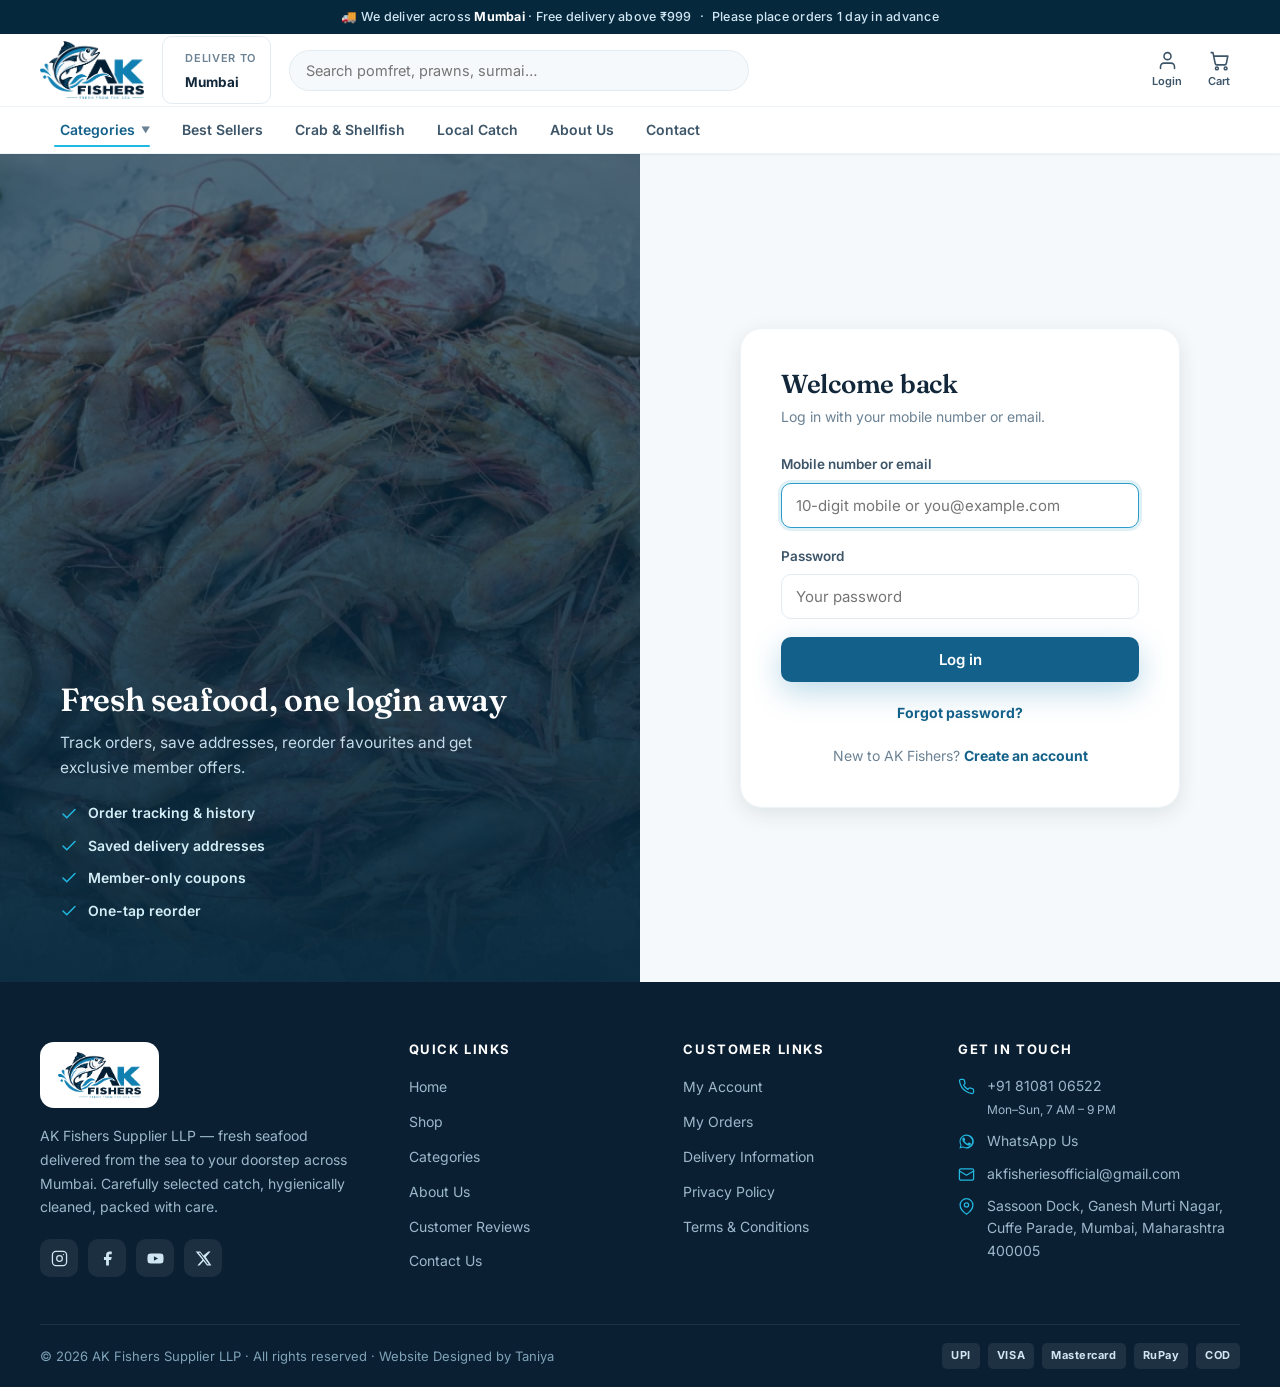
<file: account.html>
<!DOCTYPE html>
<html lang="en">
<head>
  <meta charset="UTF-8">
  <meta name="viewport" content="width=device-width, initial-scale=1.0">
  <link rel="canonical" href="https://akfishers.com/account">
  <meta name="robots" content="noindex, nofollow">
  <title>My Account — AK Fishers</title>
  <meta name="description" content="Login, signup and manage your AK Fishers account — profile, addresses, orders and tracking.">
  <link rel="icon" type="image/png" href="/assets/images/favicon.png?v=33">
  <link rel="apple-touch-icon" href="/assets/images/apple-touch-icon.png?v=33">
  <link rel="preconnect" href="https://fonts.googleapis.com">
  <link rel="preconnect" href="https://fonts.gstatic.com" crossorigin>
  <link href="https://fonts.googleapis.com/css2?family=Fraunces:opsz,wght@9..144,500;9..144,600;9..144,700&family=Inter:wght@400;500;600;700;800&display=swap" rel="stylesheet">
  <link rel="stylesheet" href="styles/shared.css?v=33">
</head>
<body>

  <header class="site-header"></header>

  <main id="accountRoot">
    <section class="section"><div class="container"><p class="text-muted">Loading…</p></div></section>
  </main>

  <footer class="site-footer"></footer>

  <script src="scripts/products.js?v=33"></script>
  <script src="scripts/app.js?v=33"></script>
  <script>
    (function () {
      "use strict";

      var root = document.getElementById("accountRoot");
      var user = null;              // set from the server (/api/me.php)
      var busy = false;
      var DASH = { orders: [], addresses: [] };

      function api(path, body) {
        var opts = { credentials: "same-origin", headers: { "Accept": "application/json" } };
        if (body !== undefined) {
          opts.method = "POST";
          opts.headers["Content-Type"] = "application/json";
          opts.body = JSON.stringify(body);
        }
        return fetch("/api/" + path, opts).then(function (r) {
          return r.json().catch(function () { return {}; }).then(function (b) { return { status: r.status, ok: r.ok, body: b || {} }; });
        }).catch(function () { return { status: 0, ok: false, body: { error: "network", message: "Network error." } }; });
      }
      function localOrders() {
        try { return JSON.parse(localStorage.getItem("akf_orders")) || []; } catch (e) { return []; }
      }

      /* Any leftover data from the old client-only "login" — used only to
         pre-fill the sign-up form once, then discarded. */
      var legacy = (function () {
        try { return JSON.parse(localStorage.getItem("akf_user")) || null; } catch (e) { return null; }
      })();

      function esc(s) {
        return String(s == null ? "" : s).replace(/[&<>"']/g, function (c) {
          return { "&": "&amp;", "<": "&lt;", ">": "&gt;", '"': "&quot;", "'": "&#39;" }[c];
        });
      }

      /* ---------------- shared form helpers ---------------- */
      function field(id, label, o) {
        o = o || {};
        return '<div class="field" data-field="' + id + '">' +
          '<label for="' + id + '">' + esc(label) +
            (o.optional ? ' <span class="hint">(optional)</span>' : '') + '</label>' +
          '<input id="' + id + '" name="' + id + '"' +
            (o.type ? ' type="' + o.type + '"' : '') +
            (o.inputmode ? ' inputmode="' + o.inputmode + '"' : '') +
            (o.autocomplete ? ' autocomplete="' + o.autocomplete + '"' : '') +
            (o.maxlength ? ' maxlength="' + o.maxlength + '"' : '') +
            (o.placeholder ? ' placeholder="' + esc(o.placeholder) + '"' : '') +
            (o.value ? ' value="' + esc(o.value) + '"' : '') +
            ' aria-describedby="' + id + '-err">' +
          '<div class="field-error" id="' + id + '-err" role="alert" aria-live="polite"></div>' +
        '</div>';
      }
      function fieldError(id, msg) {
        var f = root.querySelector('[data-field="' + id + '"]');
        if (!f) return;
        f.classList.toggle("has-error", !!msg);
        var inp = f.querySelector("input");
        if (inp) inp.setAttribute("aria-invalid", msg ? "true" : "false");
        var e = f.querySelector(".field-error");
        if (e) e.textContent = msg || "";
      }
      function clearErrors() {
        root.querySelectorAll('[data-field]').forEach(function (f) {
          f.classList.remove("has-error");
          var e = f.querySelector(".field-error"); if (e) e.textContent = "";
        });
        alertBox("");
      }
      function alertBox(msg, kind) {
        var b = root.querySelector("#authAlert");
        if (!b) return;
        b.className = "form-alert" + (msg ? " " + (kind || "err") : "");
        b.textContent = msg || "";
      }
      function setBusy(btn, on, label) {
        busy = on;
        if (!btn) return;
        btn.disabled = on;
        btn.classList.toggle("is-busy", on);
        if (on) {
          btn.setAttribute("aria-busy", "true");
          if (!btn.dataset.label) btn.dataset.label = btn.textContent;
          btn.textContent = label || btn.dataset.label;
        } else {
          btn.removeAttribute("aria-busy");
          if (btn.dataset.label) btn.textContent = btn.dataset.label;
        }
      }
      function applyServerFieldErrors(fields, map) {
        if (!fields) return false;
        var shown = false;
        Object.keys(fields).forEach(function (k) {
          var id = (map && map[k]) || k;
          fieldError(id, fields[k]); shown = true;
        });
        return shown;
      }

      /* ================= AUTH VIEW ================= */
      var VISUAL =
        '<div class="auth-visual">' +
          '<img src="/assets/images/products/prawns.jpg" alt="Fresh prawns">' +
          '<div class="av-content">' +
            '<h2>Fresh seafood, one login away</h2>' +
            '<p>Track orders, save addresses, reorder favourites and get exclusive member offers.</p>' +
            '<ul class="av-points">' +
              '<li><svg viewBox="0 0 24 24" fill="none" stroke="currentColor" stroke-width="2" stroke-linecap="round" stroke-linejoin="round"><path d="M20 6L9 17l-5-5"/></svg> Order tracking &amp; history</li>' +
              '<li><svg viewBox="0 0 24 24" fill="none" stroke="currentColor" stroke-width="2" stroke-linecap="round" stroke-linejoin="round"><path d="M20 6L9 17l-5-5"/></svg> Saved delivery addresses</li>' +
              '<li><svg viewBox="0 0 24 24" fill="none" stroke="currentColor" stroke-width="2" stroke-linecap="round" stroke-linejoin="round"><path d="M20 6L9 17l-5-5"/></svg> Member-only coupons</li>' +
              '<li><svg viewBox="0 0 24 24" fill="none" stroke="currentColor" stroke-width="2" stroke-linecap="round" stroke-linejoin="round"><path d="M20 6L9 17l-5-5"/></svg> One-tap reorder</li>' +
            '</ul>' +
          '</div>' +
        '</div>';

      function renderAuth(mode) {
        mode = mode || "login";
        root.innerHTML =
          '<div class="auth-layout">' + VISUAL +
            '<div class="auth-form-wrap"><div class="auth-card">' +
              '<div id="authAlert" class="form-alert" role="alert" aria-live="assertive"></div>' +
              (mode === "login" ? loginView() : mode === "signup" ? signupView() : forgotView()) +
            '</div></div>' +
          '</div>';
        bindAuth(mode);
        var first = root.querySelector(".auth-card input");
        if (first) try { first.focus(); } catch (e) {}
      }

      function loginView() {
        return '<h1>Welcome back</h1>' +
          '<p class="auth-sub">Log in with your mobile number or email.</p>' +
          '<form id="loginForm" novalidate>' +
            field("loginId", "Mobile number or email", { type: "text", inputmode: "email", autocomplete: "username", placeholder: "10-digit mobile or you@example.com" }) +
            field("loginPass", "Password", { type: "password", autocomplete: "current-password", placeholder: "Your password" }) +
            '<button class="btn btn--primary btn--block" id="loginBtn" type="submit">Log in</button>' +
          '</form>' +
          '<div class="auth-alt"><a href="#forgot" data-mode="forgot">Forgot password?</a></div>' +
          '<div class="auth-alt">New to AK Fishers? <a href="#signup" data-mode="signup">Create an account</a></div>';
      }

      function signupView() {
        var L = legacy || {};
        return '<h1>Create your account</h1>' +
          '<p class="auth-sub">Fresh seafood delivered to your door across Mumbai.</p>' +
          '<form id="signupForm" novalidate>' +
            field("suName", "Full name", { type: "text", autocomplete: "name", placeholder: "Your full name", value: L.name || "" }) +
            field("suMobile", "Mobile number", { type: "tel", inputmode: "numeric", autocomplete: "tel", maxlength: "10", placeholder: "10-digit mobile number", value: L.mobile || "" }) +
            field("suEmail", "Email", { type: "email", inputmode: "email", autocomplete: "email", placeholder: "you@example.com", optional: true, value: L.email || "" }) +
            field("suPass", "Password", { type: "password", autocomplete: "new-password", placeholder: "At least 8 characters" }) +
            field("suPass2", "Confirm password", { type: "password", autocomplete: "new-password", placeholder: "Re-enter password" }) +
            '<button class="btn btn--primary btn--block" id="signupBtn" type="submit">Create account</button>' +
          '</form>' +
          '<div class="auth-alt">Already have an account? <a href="#login" data-mode="login">Log in</a></div>';
      }

      function forgotView() {
        var wa = "https://wa.me/918108106522?text=" + encodeURIComponent("Hi AK Fishers, I need to reset my account password.");
        return '<h1>Reset your password</h1>' +
          '<p class="auth-sub">We\'ll verify your identity and reset it for you.</p>' +
          '<div class="cs-note" style="line-height:1.75">Message us on <a href="' + wa + '" target="_blank" rel="noopener"><b>WhatsApp</b></a> or call ' +
            '<a href="tel:+918108106522"><b>+91&nbsp;81081&nbsp;06522</b></a> (Mon–Sun, 7 AM – 9 PM) and mention the mobile number on your account.</div>' +
          '<a class="btn btn--primary btn--block mt-16" href="' + wa + '" target="_blank" rel="noopener">Message on WhatsApp</a>' +
          '<div class="auth-alt mt-16"><a href="#login" data-mode="login">Back to log in</a></div>';
      }

      function bindAuth(mode) {
        root.querySelectorAll("[data-mode]").forEach(function (a) {
          a.addEventListener("click", function (e) {
            e.preventDefault();
            if (busy) return;
            renderAuth(a.getAttribute("data-mode"));
          });
        });

        var loginForm = document.getElementById("loginForm");
        if (loginForm) {
          loginForm.addEventListener("submit", function (e) {
            e.preventDefault();
            if (busy) return;
            clearErrors();
            var id = document.getElementById("loginId").value.trim();
            var pw = document.getElementById("loginPass").value;
            var bad = false;
            if (!id) { fieldError("loginId", "Enter your mobile number or email."); bad = true; }
            if (!pw) { fieldError("loginPass", "Enter your password."); bad = true; }
            if (bad) return;

            var btn = document.getElementById("loginBtn");
            setBusy(btn, true, "Logging in…");
            AKF_USER.login(id, pw).then(function (res) {
              if (res.ok) { window.location.href = "/account"; return; }
              setBusy(btn, false);
              if (!applyServerFieldErrors(res.fields, { identifier: "loginId", password: "loginPass" })) {
                alertBox(res.message || "Login failed. Please try again.");
              }
            });
          });
        }

        var signupForm = document.getElementById("signupForm");
        if (signupForm) {
          signupForm.addEventListener("submit", function (e) {
            e.preventDefault();
            if (busy) return;
            clearErrors();
            var name = document.getElementById("suName").value.trim();
            var mobile = document.getElementById("suMobile").value.trim();
            var email = document.getElementById("suEmail").value.trim();
            var p1 = document.getElementById("suPass").value;
            var p2 = document.getElementById("suPass2").value;

            var bad = false;
            if (name.length < 2) { fieldError("suName", "Enter your full name."); bad = true; }
            if (!/^[6-9]\d{9}$/.test(mobile)) { fieldError("suMobile", "Enter a valid 10-digit Indian mobile number."); bad = true; }
            if (email && !/^[^\s@]+@[^\s@]+\.[^\s@]+$/.test(email)) { fieldError("suEmail", "Enter a valid email address."); bad = true; }
            if (p1.length < 8) { fieldError("suPass", "Password must be at least 8 characters."); bad = true; }
            if (p2 !== p1) { fieldError("suPass2", "Passwords do not match."); bad = true; }
            if (bad) return;

            var btn = document.getElementById("signupBtn");
            setBusy(btn, true, "Creating account…");
            AKF_USER.signup({ name: name, phone: mobile, email: email, password: p1 }).then(function (res) {
              if (res.ok) {
                try { localStorage.removeItem("akf_user"); } catch (e2) {}
                window.location.href = "/account";
                return;
              }
              setBusy(btn, false);
              if (res.error === "account_exists") {
                alertBox(res.message);
                fieldError("suMobile", "This number is already registered.");
              } else if (!applyServerFieldErrors(res.fields, { phone: "suMobile", password: "suPass", name: "suName", email: "suEmail" })) {
                alertBox(res.message || "Sign up failed. Please try again.");
              }
            });
          });
        }
      }

      /* ================= DASHBOARD VIEW ================= */
      function loadDashboard() {
        return Promise.all([api("orders.php"), api("addresses.php")]).then(function (r) {
          var srv = (r[0].ok && Array.isArray(r[0].body.orders)) ? r[0].body.orders : [];
          // merge in any device-local (guest) orders the server doesn't know about
          var seen = {}; srv.forEach(function (o) { seen[o.id] = true; });
          var merged = srv.concat(localOrders().filter(function (o) { return o && o.id && !seen[o.id]; }));
          DASH.orders = merged;
          DASH.addresses = (r[1].ok && Array.isArray(r[1].body.addresses)) ? r[1].body.addresses : [];
        });
      }

      function renderDashboard(panel) {
        panel = panel || "profile";
        var orders = DASH.orders;
        var addresses = DASH.addresses;

        var navItems = [
          { id: "profile", label: "My Profile", icon: '<svg viewBox="0 0 24 24" fill="none" stroke="currentColor" stroke-width="1.8" stroke-linecap="round" stroke-linejoin="round"><path d="M20 21v-2a4 4 0 0 0-4-4H8a4 4 0 0 0-4 4v2"/><circle cx="12" cy="7" r="4"/></svg>' },
          { id: "addresses", label: "Saved Addresses", icon: '<svg viewBox="0 0 24 24" fill="none" stroke="currentColor" stroke-width="1.8" stroke-linecap="round" stroke-linejoin="round"><path d="M21 10c0 7-9 13-9 13s-9-6-9-13a9 9 0 0 1 18 0z"/><circle cx="12" cy="10" r="3"/></svg>' },
          { id: "orders", label: "Order History", icon: '<svg viewBox="0 0 24 24" fill="none" stroke="currentColor" stroke-width="1.8" stroke-linecap="round" stroke-linejoin="round"><path d="M21 8l-9-5-9 5v8l9 5 9-5V8z"/><path d="M3 8l9 5 9-5M12 13v8"/></svg>' },
          { id: "tracking", label: "Order Tracking", icon: '<svg viewBox="0 0 24 24" fill="none" stroke="currentColor" stroke-width="1.8" stroke-linecap="round" stroke-linejoin="round"><path d="M1 3h15v13H1z"/><path d="M16 8h4l3 3v5h-7V8z"/><circle cx="5.5" cy="18.5" r="2.5"/><circle cx="18.5" cy="18.5" r="2.5"/></svg>' },
          { id: "logout", label: "Logout", icon: '<svg viewBox="0 0 24 24" fill="none" stroke="currentColor" stroke-width="1.8" stroke-linecap="round" stroke-linejoin="round"><path d="M9 21H5a2 2 0 0 1-2-2V5a2 2 0 0 1 2-2h4M16 17l5-5-5-5M21 12H9"/></svg>' }
        ];

        root.innerHTML =
          '<section class="section" style="padding-top:30px">' +
            '<div class="container">' +
              '<div class="breadcrumbs"><a href="/">Home</a><span class="sep">›</span><span>My Account</span></div>' +
              '<div class="acct-layout">' +
                '<aside class="acct-side">' +
                  '<div class="as-user">' +
                    '<span class="as-avatar">' + esc(user.name ? user.name.charAt(0).toUpperCase() : "U") + '</span>' +
                    '<span><span class="as-name">' + esc(user.name || "Customer") + '</span><br><span class="as-mail">' + esc(user.phone || "") + '</span></span>' +
                  '</div>' +
                  '<nav>' +
                    navItems.map(function (n) {
                      return '<a href="#" data-panel="' + n.id + '" class="' + (n.id === panel ? "active" : "") + '">' + n.icon + ' ' + n.label + '</a>';
                    }).join("") +
                  '</nav>' +
                '</aside>' +
                '<div>' +
                  '<div class="acct-panel active" id="panel-profile">' + panelProfile() + '</div>' +
                  '<div class="acct-panel" id="panel-addresses">' + panelAddresses(addresses) + '</div>' +
                  '<div class="acct-panel" id="panel-orders">' + panelOrders(orders) + '</div>' +
                  '<div class="acct-panel" id="panel-tracking">' + panelTracking(orders) + '</div>' +
                '</div>' +
              '</div>' +
            '</div>' +
          '</section>';

        document.querySelectorAll("[data-panel]").forEach(function (a) {
          a.addEventListener("click", function (e) {
            e.preventDefault();
            if (busy) return;
            var p = a.getAttribute("data-panel");
            if (p === "logout") {
              setBusy(a, true);
              AKF_USER.logout().then(function () { window.location.href = "/account"; });
              return;
            }
            document.querySelectorAll("[data-panel]").forEach(function (x) { x.classList.remove("active"); });
            a.classList.add("active");
            document.querySelectorAll(".acct-panel").forEach(function (x) { x.classList.remove("active"); });
            document.getElementById("panel-" + p).classList.add("active");
            window.scrollTo({ top: 0, behavior: "smooth" });
          });
        });

        var saveBtn = document.getElementById("saveProfile");
        if (saveBtn) {
          saveBtn.addEventListener("click", function () {
            if (busy) return;
            root.querySelectorAll('#panel-profile [data-field]').forEach(function (f) {
              f.classList.remove("has-error"); var e = f.querySelector(".field-error"); if (e) e.textContent = "";
            });
            alertBox("");
            var n = document.getElementById("pfName").value.trim();
            var em = document.getElementById("pfEmail").value.trim();
            var bad = false;
            if (n.length < 2) { fieldError("pfName", "Enter your full name."); bad = true; }
            if (em && !/^[^\s@]+@[^\s@]+\.[^\s@]+$/.test(em)) { fieldError("pfEmail", "Enter a valid email address."); bad = true; }
            if (bad) return;

            setBusy(saveBtn, true, "Saving…");
            AKF_USER.updateProfile({ name: n, email: em }).then(function (res) {
              setBusy(saveBtn, false);
              if (res.ok) {
                user = res.user;
                var pm = document.getElementById("profileMsg");
                if (pm) { pm.className = "form-alert ok"; pm.textContent = "Profile updated."; }
                setTimeout(function () { renderDashboard("profile"); }, 700);
              } else if (res.error === "unauthenticated") {
                window.location.href = "/account";
              } else if (!applyServerFieldErrors(res.fields, { email: "pfEmail", name: "pfName" })) {
                var pm2 = document.getElementById("profileMsg");
                if (pm2) { pm2.className = "form-alert err"; pm2.textContent = res.message || "Could not save."; }
              }
            });
          });
        }

        var addAddr = document.getElementById("addAddress");
        if (addAddr) {
          addAddr.addEventListener("click", function () {
            if (busy) return;
            ["adFlat", "adBld", "adArea", "adPin"].forEach(function (id) { fieldError(id, ""); });
            var flat = document.getElementById("adFlat").value.trim();
            var bld = document.getElementById("adBld").value.trim();
            var area = document.getElementById("adArea").value.trim();
            var pin = document.getElementById("adPin").value.trim();
            var bad = false;
            if (!flat) { fieldError("adFlat", "Required."); bad = true; }
            if (!bld) { fieldError("adBld", "Required."); bad = true; }
            if (!area) { fieldError("adArea", "Required."); bad = true; }
            if (!/^\d{6}$/.test(pin)) { fieldError("adPin", "Enter a valid 6-digit pincode."); bad = true; }
            if (bad) return;

            setBusy(addAddr, true, "Saving…");
            api("addresses.php", { op: "add", flat: flat, building: bld, area: area, pincode: pin }).then(function (res) {
              setBusy(addAddr, false);
              if (res.ok) {
                DASH.addresses = res.body.addresses || [];
                AKF_TOAST("Address saved", "success");
                renderDashboard("addresses");
              } else if (res.status === 401) { window.location.href = "/account"; }
              else if (!applyServerFieldErrors(res.body.fields, { flat: "adFlat", building: "adBld", area: "adArea", pincode: "adPin" })) {
                AKF_TOAST(res.body.message || "Could not save the address.", "error");
              }
            });
          });
        }

        document.querySelectorAll("[data-del-addr]").forEach(function (b) {
          b.addEventListener("click", function () {
            if (busy) return;
            var id = parseInt(b.getAttribute("data-del-addr"), 10);
            setBusy(b, true);
            api("addresses.php", { op: "delete", id: id }).then(function (res) {
              busy = false;
              if (res.ok) { DASH.addresses = res.body.addresses || []; AKF_TOAST("Address removed", "info"); renderDashboard("addresses"); }
              else if (res.status === 401) { window.location.href = "/account"; }
              else AKF_TOAST(res.body.message || "Could not remove the address.", "error");
            });
          });
        });

        bindTracking();
        bindOrderCancel();
      }

      var _cancelTimers = [];
      function bindOrderCancel() {
        _cancelTimers.forEach(clearInterval); _cancelTimers = [];
        document.querySelectorAll("[data-cancel-order]").forEach(function (b) {
          b.addEventListener("click", function () {
            if (busy) return;
            var id = b.getAttribute("data-cancel-order");
            if (!confirm("Cancel order #" + id + "? This can't be undone.")) return;
            setBusy(b, true, "Cancelling…");
            api("orders.php", { op: "cancel", id: id }).then(function (res) {
              busy = false;
              if (res.ok) {
                AKF_TOAST("Order #" + id + " cancelled.", "info");
                loadDashboard().then(function () { renderDashboard("orders"); });
              } else {
                setBusy(b, false);
                AKF_TOAST(res.body.message || "Could not cancel the order.", "error");
              }
            });
          });
        });
        // live countdown — refresh the orders panel when a window elapses
        document.querySelectorAll("[data-cancel-timer]").forEach(function (el) {
          var id = el.getAttribute("data-cancel-timer");
          var o = (DASH.orders || []).filter(function (x) { return x.id === id; })[0];
          if (!o) return;
          var endAt = Date.now() + (o.cancelSecondsLeft || 0) * 1000;
          var tick = setInterval(function () {
            var left = Math.round((endAt - Date.now()) / 1000);
            if (left <= 0) { clearInterval(tick); if (document.getElementById("panel-orders")) renderDashboard("orders"); return; }
            el.textContent = left >= 60 ? Math.ceil(left / 60) + " min" : left + " sec";
          }, 1000);
          _cancelTimers.push(tick);
        });
      }

      function bindTracking() {
        var tb = document.getElementById("trackBtn");
        if (!tb) return;
        tb.addEventListener("click", function () {
          if (busy) return;
          var id = document.getElementById("trkId").value.trim().toUpperCase();
          var ph = document.getElementById("trkPhone").value.trim();
          fieldError("trkId", ""); fieldError("trkPhone", "");
          if (!/^AKF-\d{6}$/.test(id)) { fieldError("trkId", "Order number looks like AKF-123456."); return; }
          if (!/^[6-9]\d{9}$/.test(ph)) { fieldError("trkPhone", "Enter the 10-digit mobile on the order."); return; }
          setBusy(tb, true, "Checking…");
          api("track.php?id=" + encodeURIComponent(id) + "&phone=" + encodeURIComponent(ph)).then(function (res) {
            setBusy(tb, false);
            var box = document.getElementById("trkResult");
            if (res.ok && res.body.order) {
              var o = res.body.order;
              var steps = ["Order Confirmed", "Being Cleaned & Packed", "Out For Delivery", "Delivered"];
              box.innerHTML = '<div class="order-card" style="margin-top:14px"><div class="oc-head">' +
                '<span class="oc-id">#' + esc(o.id) + '</span>' +
                '<span class="oc-status ' + esc(o.status) + '">' + esc(o.status.charAt(0).toUpperCase() + o.status.slice(1)) + '</span></div>' +
                '<div class="oc-date">Placed ' + esc(o.placedOn) + ' · delivery ' + esc(o.deliveryDate) + ' (' + esc(o.slot) + ')</div>' +
                '<div class="track-steps mt-16">' + steps.map(function (s, i) {
                  return '<div class="track-step ' + (i < o.step ? "done" : i === o.step ? "current" : "") + '">' +
                    '<div class="ts-dot">' + (i < o.step ? "✓" : i + 1) + '</div><span>' + s + '</span></div>';
                }).join("") + '</div>' +
                '<div class="oc-total mt-16">Total: <b>' + akfFormatINR(o.total) + '</b> · ' + esc(o.payment) + '</div></div>';
            } else {
              box.innerHTML = '<p class="text-muted" style="margin-top:12px">' + esc(res.body.message || "No matching order found.") + '</p>';
            }
          });
        });
      }

      function panelProfile() {
        return '<h2>My Profile</h2>' +
          '<p class="ap-sub">Manage your personal information.</p>' +
          '<div class="checkout-card" style="max-width:560px">' +
            '<div id="profileMsg" class="form-alert" role="alert" aria-live="polite"></div>' +
            field("pfName", "Full Name", { type: "text", autocomplete: "name", value: user.name || "" }) +
            '<div class="field"><label for="pfMobile">Mobile Number</label>' +
              '<input id="pfMobile" type="tel" value="' + esc(user.phone || "") + '" readonly aria-readonly="true">' +
              '<div class="hint">To change your mobile number, contact us on WhatsApp.</div></div>' +
            field("pfEmail", "Email", { type: "email", inputmode: "email", autocomplete: "email", optional: true, value: user.email || "" }) +
            '<button class="btn btn--primary" id="saveProfile">Save Changes</button>' +
          '</div>';
      }

      function itemImg(it) {
        if (it.img) return it.img;
        var p = typeof akfGetProduct === "function" ? akfGetProduct(it.id) : null;
        return p ? p.img : "";
      }
      function statusClass(s) {
        return ["delivered", "cancelled", "out", "packed"].indexOf(s) > -1 ? s : "confirmed";
      }

      function panelAddresses(addresses) {
        var cards = addresses.length ? addresses.map(function (a) {
          return '<div class="addr-card' + (a.is_default ? " default" : "") + '" style="margin-bottom:14px">' +
            '<span class="ac-tag">' + esc(a.label) + (a.is_default ? " · Default" : "") + '</span>' +
            '<b>' + esc(a.flat) + '</b>' +
            '<p>' + esc(a.building) + ', ' + esc(a.area) + ', ' + esc(a.city) + ', ' + esc(a.state) + ' ' + esc(a.pincode) + '</p>' +
            '<div class="ac-actions"><button data-del-addr="' + a.id + '">Remove</button></div>' +
          '</div>';
        }).join("") : '<p class="text-muted">No saved addresses yet.</p>';

        return '<h2>Saved Addresses</h2>' +
          '<p class="ap-sub">Your delivery addresses, synced to your account for faster checkout on any device.</p>' +
          '<div style="display:grid;grid-template-columns:1fr 1fr;gap:14px;align-items:start">' +
            '<div>' + cards + '</div>' +
            '<div class="checkout-card">' +
              '<h3 style="font-size:16px;margin-bottom:14px">Add New Address</h3>' +
              field("adFlat", "House / Flat", { type: "text", placeholder: "e.g. 402" }) +
              field("adBld", "Building / Society", { type: "text", placeholder: "Building name" }) +
              field("adArea", "Area / Locality", { type: "text", placeholder: "e.g. Bandra West" }) +
              field("adPin", "Pincode", { type: "text", inputmode: "numeric", maxlength: "6", placeholder: "400050" }) +
              '<button class="btn btn--primary btn--block" id="addAddress">Save Address</button>' +
            '</div>' +
          '</div>';
      }

      function panelOrders(orders) {
        if (!orders.length) {
          return '<h2>Order History</h2><p class="ap-sub">Your past orders will appear here.</p>' +
            '<div class="empty-state" style="border:1px solid var(--line-soft);border-radius:var(--r-lg)">' +
              '<div class="es-icon"><svg viewBox="0 0 24 24" fill="none" stroke="currentColor" stroke-width="1.5" stroke-linecap="round" stroke-linejoin="round"><path d="M21 8l-9-5-9 5v8l9 5 9-5V8z"/><path d="M3 8l9 5 9-5M12 13v8"/></svg></div>' +
              '<h3>No orders yet</h3><p>Your fresh seafood journey starts here.</p>' +
              '<a class="btn btn--primary" href="/shop">Shop Now</a>' +
            '</div>';
        }
        return '<h2>Order History</h2><p class="ap-sub">' + orders.length + ' order(s).</p>' +
          orders.map(function (o) {
            var canCancel = (o.cancelSecondsLeft || 0) > 0;
            return '<div class="order-card" data-order="' + esc(o.id) + '">' +
              '<div class="oc-head">' +
                '<span><span class="oc-id">#' + esc(o.id) + '</span><br><span class="oc-date">' + esc(o.date || "") + ' · ' + esc(o.slot || "") + '</span></span>' +
                '<span class="oc-status ' + statusClass(o.status) + '">' + esc((o.status || "confirmed").charAt(0).toUpperCase() + (o.status || "confirmed").slice(1)) + '</span>' +
              '</div>' +
              '<div class="oc-items">' +
                (o.items || []).map(function (i) { var im = itemImg(i); return im ? '<img src="' + esc(im) + '" alt="' + esc(i.name) + '" title="' + esc(i.name) + '">' : ''; }).join("") +
              '</div>' +
              '<div class="oc-total">Total: <b>' + akfFormatINR(o.total) + '</b> · ' + esc(o.payment || "") + '</div>' +
              (canCancel
                ? '<div class="oc-cancel-row" style="margin-top:12px;display:flex;align-items:center;gap:12px;flex-wrap:wrap">' +
                    '<button class="btn btn--ghost btn--sm" data-cancel-order="' + esc(o.id) + '">Cancel order</button>' +
                    '<span class="text-muted" style="font-size:12.5px">Free cancellation for <b data-cancel-timer="' + esc(o.id) + '">' + Math.ceil(o.cancelSecondsLeft / 60) + ' min</b></span>' +
                  '</div>'
                : (o.status === "confirmed"
                    ? '<div class="text-muted" style="font-size:12.5px;margin-top:10px">To cancel this order, call us on +91 81081 06522.</div>'
                    : '')) +
            '</div>';
          }).join("");
      }

      function panelTracking(orders) {
        var active = orders.filter(function (o) { return o.status !== "delivered" && o.status !== "cancelled"; })[0] || orders[0];
        var live = "";
        if (active) {
          var steps = ["Order Confirmed", "Being Cleaned & Packed", "Out For Delivery", "Delivered"];
          var idx = active.status === "packed" ? 1 : active.status === "out" ? 2 : active.status === "delivered" ? 3 : 0;
          live = '<h3 style="margin-top:6px">Latest order · #' + esc(active.id) + '</h3>' +
            '<div class="checkout-card">' +
              '<div class="track-steps">' + steps.map(function (s, i) {
                return '<div class="track-step ' + (i < idx ? "done" : i === idx ? "current" : "") + '">' +
                  '<div class="ts-dot">' + (i < idx ? '<svg viewBox="0 0 24 24" fill="none" stroke="currentColor" stroke-width="3" stroke-linecap="round" stroke-linejoin="round" style="width:14px;height:14px"><path d="M20 6L9 17l-5-5"/></svg>' : i + 1) + '</div>' +
                  '<span>' + s + '</span></div>';
              }).join("") + '</div>' +
              (active.address ? '<div class="cs-note mt-16">📦 Delivering to: ' + esc(active.address) + '</div>' : '') +
            '</div>';
        }
        return '<h2>Order Tracking</h2>' +
          '<p class="ap-sub">Follow your live order, or look up any order by its number.</p>' +
          live +
          '<div class="checkout-card" style="max-width:520px;margin-top:16px">' +
            '<h3 style="font-size:16px;margin-bottom:12px">Track any order</h3>' +
            field("trkId", "Order number", { type: "text", placeholder: "AKF-123456" }) +
            field("trkPhone", "Mobile number on the order", { type: "tel", inputmode: "numeric", maxlength: "10", placeholder: "10-digit mobile" }) +
            '<button class="btn btn--primary" id="trackBtn">Check status</button>' +
            '<div id="trkResult"></div>' +
          '</div>';
      }

      function renderStaffNotice() {
        root.innerHTML =
          '<section class="section" style="padding-top:40px"><div class="container">' +
            '<div class="breadcrumbs"><a href="/">Home</a><span class="sep">›</span><span>My Account</span></div>' +
            '<div class="auth-card" style="max-width:460px;margin:20px auto;text-align:center">' +
              '<span class="as-avatar" style="margin:0 auto 14px">' + esc(user.name ? user.name.charAt(0).toUpperCase() : "A") + '</span>' +
              '<h2 style="margin-bottom:8px">You\'re signed in as staff</h2>' +
              '<p class="ap-sub">This account (<b>' + esc(user.name || user.phone) + '</b>) is an administrator, not a shopping account. ' +
                'Use the admin panel to manage orders, customers and delivery.</p>' +
              '<a class="btn btn--primary btn--block" href="/admin">Open Admin Panel</a>' +
              '<a class="btn btn--ghost btn--block mt-8" href="#" id="staffLogout">Sign out</a>' +
              '<p class="text-muted" style="font-size:12.5px;margin-top:14px">To place an order as a customer, sign out and use a personal account.</p>' +
            '</div>' +
          '</div></section>';
        var lo = document.getElementById("staffLogout");
        if (lo) lo.addEventListener("click", function (e) {
          e.preventDefault();
          AKF_USER.logout().then(function () { window.location.href = "/account"; });
        });
      }

      /* ---------- Init: ask the server who we are, then render ---------- */
      var hash = window.location.hash.replace("#", "");
      AKF_USER.refresh().then(function (u) {
        user = u;
        if (user && user.isAdmin) {
          renderStaffNotice();
        } else if (user) {
          var startPanel = ["profile", "addresses", "orders", "tracking"].indexOf(hash) > -1 ? hash : "profile";
          renderDashboard(startPanel);
          loadDashboard().then(function () { renderDashboard(startPanel); });
        } else if (AKF_USER.backendReady === false) {
          renderAuth("login");
          alertBox("Accounts are being set up right now — please check back shortly. You can still place an order as a guest.", "err");
          var f = root.querySelector(".auth-card form");
          if (f) f.querySelectorAll("input, button").forEach(function (el) { el.disabled = true; });
        } else {
          var startMode = hash === "signup" ? "signup" : hash === "forgot" ? "forgot" : "login";
          var haveLegacy = legacy && (legacy.name || legacy.mobile);
          if (haveLegacy && startMode === "login") startMode = "signup";   // returning device, no real account yet
          renderAuth(startMode);
          if (haveLegacy && startMode === "signup") {
            alertBox("We've upgraded to secure accounts. Create yours below — your saved details are filled in.", "ok");
          }
        }
      });
    })();
  </script>
</body>
</html>
</file>
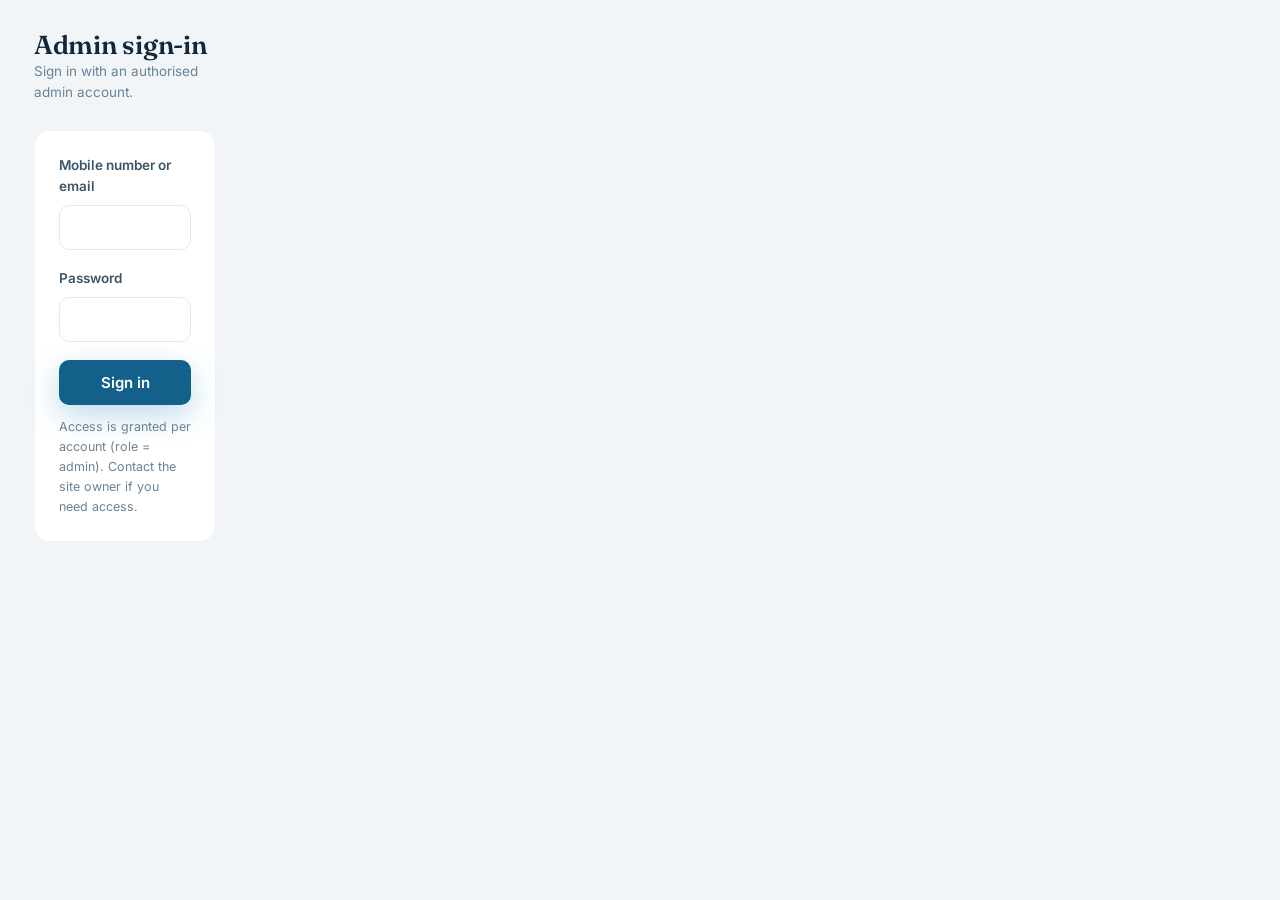
<file: admin.html>
<!DOCTYPE html>
<html lang="en">
<head>
  <meta charset="UTF-8">
  <meta name="viewport" content="width=device-width, initial-scale=1.0">
  <link rel="canonical" href="https://akfishers.com/admin">
  <meta name="robots" content="noindex, nofollow">
  <title>Admin Panel — AK Fishers</title>
  <link rel="icon" type="image/png" href="/assets/images/favicon.png?v=33">
  <link rel="apple-touch-icon" href="/assets/images/apple-touch-icon.png?v=33">
  <link rel="preconnect" href="https://fonts.googleapis.com">
  <link rel="preconnect" href="https://fonts.gstatic.com" crossorigin>
  <link href="https://fonts.googleapis.com/css2?family=Fraunces:opsz,wght@9..144,500;9..144,600;9..144,700&family=Inter:wght@400;500;600;700;800&display=swap" rel="stylesheet">
  <link rel="stylesheet" href="styles/shared.css?v=33">
  <link rel="stylesheet" href="styles/admin.css?v=33">
</head>
<body class="admin-body">

  <div class="admin-layout">
    <!-- ============ SIDEBAR ============ -->
    <aside class="admin-side">
      <div class="as-logo">
        <img class="as-logo-img" src="/assets/images/logo.png?v=33" alt="AK Fishers">
        <span class="as-logo-tag">Admin Panel</span>
      </div>
      <nav id="adminNav">
        <a href="#" data-view="dashboard" class="active"><svg viewBox="0 0 24 24" fill="none" stroke="currentColor" stroke-width="1.8" stroke-linecap="round" stroke-linejoin="round"><path d="M3 3v18h18"/><path d="M7 15l4-6 4 3 5-8"/></svg> Dashboard</a>
        <a href="#" data-view="products"><svg viewBox="0 0 24 24" fill="none" stroke="currentColor" stroke-width="1.8" stroke-linecap="round" stroke-linejoin="round"><path d="M21 8l-9-5-9 5v8l9 5 9-5V8z"/><path d="M3 8l9 5 9-5M12 13v8"/></svg> Products</a>
        <a href="#" data-view="categories"><svg viewBox="0 0 24 24" fill="none" stroke="currentColor" stroke-width="1.8" stroke-linecap="round"><rect x="3" y="3" width="7" height="7" rx="1"/><rect x="14" y="3" width="7" height="7" rx="1"/><rect x="3" y="14" width="7" height="7" rx="1"/><rect x="14" y="14" width="7" height="7" rx="1"/></svg> Categories</a>
        <a href="#" data-view="orders"><svg viewBox="0 0 24 24" fill="none" stroke="currentColor" stroke-width="1.8" stroke-linecap="round" stroke-linejoin="round"><path d="M14 2H6a2 2 0 0 0-2 2v16a2 2 0 0 0 2 2h12a2 2 0 0 0 2-2V8z"/><path d="M14 2v6h6M9 13h6M9 17h6"/></svg> Orders</a>
        <a href="#" data-view="customers"><svg viewBox="0 0 24 24" fill="none" stroke="currentColor" stroke-width="1.8" stroke-linecap="round" stroke-linejoin="round"><path d="M17 21v-2a4 4 0 0 0-4-4H5a4 4 0 0 0-4 4v2"/><circle cx="9" cy="7" r="4"/><path d="M23 21v-2a4 4 0 0 0-3-3.9M16 3.1a4 4 0 0 1 0 7.8"/></svg> Customers</a>
        <a href="#" data-view="delivery"><svg viewBox="0 0 24 24" fill="none" stroke="currentColor" stroke-width="1.8" stroke-linecap="round" stroke-linejoin="round"><path d="M1 3h15v13H1z"/><path d="M16 8h4l3 3v5h-7V8z"/><circle cx="5.5" cy="18.5" r="2.5"/><circle cx="18.5" cy="18.5" r="2.5"/></svg> Delivery</a>
        <a href="#" data-view="coupons"><svg viewBox="0 0 24 24" fill="none" stroke="currentColor" stroke-width="1.8" stroke-linecap="round" stroke-linejoin="round"><path d="M20.6 13.4L11 3H4v7l10.4 10.6a2 2 0 0 0 2.8 0l3.4-3.4a2 2 0 0 0 0-2.8z"/><circle cx="7.5" cy="7.5" r="1.5"/></svg> Coupons</a>
      </nav>
      <div class="as-back"><a href="/">← Back to Store</a><br><a href="#" id="adminLogout" style="display:inline-block;margin-top:8px">Sign out</a></div>
    </aside>

    <!-- ============ MAIN ============ -->
    <main class="admin-main" id="adminMain"></main>
  </div>

  <!-- Product modal -->
  <div class="modal-backdrop" id="productModal">
    <div class="modal modal--lg">
      <button class="modal-close" data-close-modal><svg viewBox="0 0 24 24" fill="none" stroke="currentColor" stroke-width="2" stroke-linecap="round" style="width:16px;height:16px"><path d="M18 6L6 18M6 6l12 12"/></svg></button>
      <h3 id="pmTitle">Add Product</h3>
      <p class="modal-sub">Fill in the product details below.</p>
      <div class="field-row">
        <div class="field"><label>Product Name</label><input id="pmName" placeholder="e.g. Black Pomfret"></div>
        <div class="field"><label>Marathi Name</label><input id="pmMarathi" placeholder="e.g. काळा पापलेट"></div>
      </div>
      <div class="field-row">
        <div class="field"><label>Category</label><select id="pmCat"></select></div>
        <div class="field"><label>Price (₹ / kg)</label><input id="pmPrice" type="number" min="1" placeholder="e.g. 1150"></div>
      </div>
      <div class="field-row">
        <div class="field"><label>Upper price (₹ / kg)</label><input id="pmOldPrice" type="number" min="0" placeholder="e.g. 2250"></div>
        <div class="field"><label>Stock (kg)</label><input id="pmStock" type="number" min="0" placeholder="e.g. 24"></div>
      </div>
      <div class="field"><label>Description</label><textarea id="pmDesc" placeholder="Short product description"></textarea></div>
      <div class="field"><label>Image URL</label><input id="pmImg" placeholder="https://… (paste an image URL)"></div>
      <div class="field-row">
        <div class="field"><label>Badge</label><select id="pmBadge"><option value="">None</option><option value="bestseller">Best Seller</option><option value="new">New Arrival</option></select></div>
        <div class="field"><label>Weights (g, comma separated)</label><input id="pmWeights" placeholder="250, 500, 1000, 2000"></div>
      </div>
      <div class="field"><label>Cuts (comma separated)</label><input id="pmCuts" placeholder="Whole, Cleaned, Curry Cut, Steak Cut, Fillet"></div>
      <div class="flex gap-12 mt-16">
        <button class="btn btn--primary" id="pmSave">Save Product</button>
        <button class="btn btn--ghost" data-close-modal>Cancel</button>
      </div>
    </div>
  </div>

  <!-- Coupon modal -->
  <div class="modal-backdrop" id="couponModal">
    <div class="modal">
      <button class="modal-close" data-close-modal><svg viewBox="0 0 24 24" fill="none" stroke="currentColor" stroke-width="2" stroke-linecap="round" style="width:16px;height:16px"><path d="M18 6L6 18M6 6l12 12"/></svg></button>
      <h3>Create Coupon</h3>
      <p class="modal-sub">Create a discount coupon for customers.</p>
      <div class="field"><label>Coupon Code</label><input id="cpCode" placeholder="e.g. FRESH15" style="text-transform:uppercase"></div>
      <div class="field-row">
        <div class="field"><label>Type</label><select id="cpType"><option value="percent">Percentage (%)</option><option value="fixed">Fixed (₹)</option></select></div>
        <div class="field"><label>Value</label><input id="cpValue" type="number" min="1" placeholder="e.g. 10 or 100"></div>
      </div>
      <div class="field"><label>Minimum Order (₹)</label><input id="cpMin" type="number" min="0" placeholder="e.g. 499"></div>
      <div class="field"><label>Description</label><input id="cpDesc" placeholder="e.g. 10% off on orders above ₹499"></div>
      <div class="flex gap-12 mt-16">
        <button class="btn btn--primary" id="cpSave">Create Coupon</button>
        <button class="btn btn--ghost" data-close-modal>Cancel</button>
      </div>
    </div>
  </div>

  <script src="scripts/products.js?v=33"></script>
  <script src="scripts/app.js?v=33"></script>
  <script>
    (function () {
      "use strict";

      var main = document.getElementById("adminMain");
      var currentView = "dashboard";

      /* ---------- API helper ---------- */
      function api(path, body) {
        var opts = { credentials: "same-origin", headers: { "Accept": "application/json" } };
        if (body !== undefined) {
          opts.method = "POST";
          opts.headers["Content-Type"] = "application/json";
          opts.body = JSON.stringify(body);
        }
        return fetch("/api/" + path, opts).then(function (r) {
          return r.json().catch(function () { return {}; }).then(function (b) { return { status: r.status, ok: r.ok, body: b || {} }; });
        }).catch(function () { return { status: 0, ok: false, body: { message: "Network error." } }; });
      }

      /* server-loaded data, refreshed per view */
      var ADMIN = { orders: [], stats: null, zones: [], customers: null };

      /* ---------- Server-side admin gate ---------- */
      function showAdminLogin(msg) {
        document.querySelector(".admin-side").style.display = "none";
        main.innerHTML =
          '<div class="admin-topbar"><div><h1>Admin sign-in</h1>' +
            '<div class="at-sub">Sign in with an authorised admin account.</div></div></div>' +
          '<div class="admin-card" style="max-width:420px">' +
            '<div id="admAlert" class="form-alert' + (msg ? ' err' : '') + '">' + (msg || "") + '</div>' +
            '<div class="field"><label for="admId">Mobile number or email</label><input id="admId" type="text" autocomplete="username"></div>' +
            '<div class="field"><label for="admPw">Password</label><input id="admPw" type="password" autocomplete="current-password"></div>' +
            '<button class="btn btn--primary btn--block" id="admLogin">Sign in</button>' +
            '<p class="text-muted" style="font-size:12.5px;margin-top:12px">Access is granted per account (role = admin). Contact the site owner if you need access.</p>' +
          '</div>';
        var go = function () {
          var btn = document.getElementById("admLogin");
          if (btn.disabled) return;
          btn.disabled = true; btn.classList.add("is-busy");
          api("login.php", { identifier: document.getElementById("admId").value.trim(), password: document.getElementById("admPw").value })
            .then(function (res) {
              if (!res.ok) {
                btn.disabled = false; btn.classList.remove("is-busy");
                var a = document.getElementById("admAlert"); a.className = "form-alert err"; a.textContent = res.body.message || "Sign in failed.";
                return;
              }
              return api("admin/me.php").then(function (m) {
                if (m.ok && m.body.admin) { location.reload(); }
                else {
                  btn.disabled = false; btn.classList.remove("is-busy");
                  var a = document.getElementById("admAlert"); a.className = "form-alert err";
                  a.textContent = "This account is not an admin.";
                  api("logout.php", {});
                }
              });
            });
        };
        document.getElementById("admLogin").addEventListener("click", go);
        document.getElementById("admPw").addEventListener("keydown", function (e) { if (e.key === "Enter") go(); });
      }

      /* ---------- Icons ---------- */
      var I = window.AKF_ICONS;

      function getCoupons() { try { return JSON.parse(localStorage.getItem("akf_admin_coupons")) || AKF_COUPONS.slice(); } catch (e) { return AKF_COUPONS.slice(); } }
      function setCoupons(c) { localStorage.setItem("akf_admin_coupons", JSON.stringify(c)); }
      function customersFromOrders() {
        var seen = {};
        ADMIN.orders.forEach(function (o) {
          var k = o.phone || o.name;
          if (!seen[k]) seen[k] = { name: o.name, phone: o.phone, orders: 0, total: 0, last: o.placedOn, registered: o.registered };
          seen[k].orders++; seen[k].total += (o.total || 0);
        });
        return Object.keys(seen).map(function (k) { return seen[k]; });
      }
      var CLIENT_ONLY_NOTE = '<div class="cs-note" style="background:#fdf3e0;color:#b97a12;margin-bottom:16px">⚠ Catalogue edits on this screen are a local preview only — they are not yet saved to the server. Product data still lives in <code>scripts/products.js</code>.</div>';

      /* ---------- Views ---------- */
      function esc(s) { return String(s == null ? "" : s).replace(/[&<>"']/g, function (c) { return { "&": "&amp;", "<": "&lt;", ">": "&gt;", '"': "&quot;", "'": "&#39;" }[c]; }); }

      function renderDashboard() {
        var s = ADMIN.stats || {};
        var recent = ADMIN.orders.slice(0, 6);
        main.innerHTML =
          '<div class="admin-topbar">' +
            '<div><h1>Dashboard</h1><div class="at-sub">Your store at a glance.</div></div>' +
            '<div class="at-actions"><a class="btn btn--primary btn--sm" href="/shop">View Store</a></div>' +
          '</div>' +
          '<div class="stat-grid">' +
            '<div class="stat-card"><span class="sc-icon blue">' + I.doc + '</span><span><b>' + (s.ordersTotal || 0) + '</b><span>Total Orders</span>' + (s.ordersOpen ? '<span class="sc-trend up">' + s.ordersOpen + ' open</span>' : '') + '</span></div>' +
            '<div class="stat-card"><span class="sc-icon green">' + I.wallet + '</span><span><b>' + akfFormatINR(s.revenue || 0) + '</b><span>Revenue</span></span></div>' +
            '<div class="stat-card"><span class="sc-icon amber">' + I.users + '</span><span><b>' + (s.customers || 0) + '</b><span>Customers</span><span class="sc-trend up">' + (s.registered || 0) + ' with accounts</span></span></div>' +
            '<div class="stat-card"><span class="sc-icon red">' + I.box + '</span><span><b>' + AKF_PRODUCTS.length + '</b><span>Products Live</span><span class="sc-trend up">' + (s.last7 || 0) + ' orders / 7 days</span></span></div>' +
          '</div>' +
          '<div class="admin-card">' +
            '<div class="ac-head"><h3>Recent Orders</h3><a class="btn btn--ghost btn--sm" href="#" data-goto="orders">View All</a></div>' +
            (recent.length ? '<div class="admin-table-wrap"><table class="admin-table"><thead><tr><th>Order</th><th>Customer</th><th>Items</th><th>Total</th><th>Status</th></tr></thead><tbody>' +
              recent.map(function (o) {
                return '<tr><td><b>#' + esc(o.id) + '</b><br><span class="text-muted">' + esc(o.placedOn) + '</span></td>' +
                  '<td>' + esc(o.name) + '<br><span class="text-muted">' + esc(o.phone) + '</span></td>' +
                  '<td>' + (o.items ? o.items.length : 0) + ' item(s)</td>' +
                  '<td><b>' + akfFormatINR(o.total) + '</b></td>' +
                  '<td><span class="badge badge--stock">' + esc(o.status) + '</span></td></tr>';
              }).join("") +
            '</tbody></table></div>' : '<p class="text-muted">No orders yet.</p>') +
          '</div>';
      }

      function renderProducts() {
        main.innerHTML =
          '<div class="admin-topbar">' +
            '<div><h1>Products</h1><div class="at-sub">' + AKF_PRODUCTS.length + ' products in catalogue</div></div>' +
            '<div class="at-actions"><button class="btn btn--primary btn--sm" id="addProduct">+ Add Product</button></div>' +
          '</div>' +
          CLIENT_ONLY_NOTE +
          '<div class="admin-card">' +
            '<div class="admin-table-wrap"><table class="admin-table"><thead><tr><th>Product</th><th>Category</th><th>Price</th><th>Stock</th><th>Sold</th><th>Rating</th><th>Actions</th></tr></thead><tbody>' +
            AKF_PRODUCTS.map(function (p) {
              var stockClass = p.stock === 0 ? "out" : p.stock < 10 ? "low" : "in";
              var stockLabel = p.stock === 0 ? "Out of stock" : p.stock < 10 ? "Low: " + p.stock + "kg" : "In stock: " + p.stock + "kg";
              return '<tr>' +
                '<td><div class="t-prod"><img src="' + p.img + '" alt=""><span><b>' + p.name + '</b><span>' + p.marathi + '</span></span></div></td>' +
                '<td>' + p.category + '</td>' +
                '<td><b>' + akfFormatINR(p.price) + '</b>/kg' + (p.oldPrice ? '<br><span class="text-muted" style="text-decoration:line-through">' + akfFormatINR(p.oldPrice) + '</span>' : '') + '</td>' +
                '<td><span class="stock-pill ' + stockClass + '">' + stockLabel + '</span></td>' +
                '<td>' + p.sold.toLocaleString("en-IN") + '</td>' +
                '<td>★ ' + p.rating + '</td>' +
                '<td><div class="t-actions">' +
                  '<button class="ta-edit" data-edit="' + p.id + '" title="Edit">' + I.edit + '</button>' +
                  '<button class="ta-del" data-del="' + p.id + '" title="Delete">' + I.trash + '</button>' +
                '</div></td></tr>';
            }).join("") +
            '</tbody></table></div>' +
          '</div>';
        bindProductActions();
      }

      function bindProductActions() {
        document.getElementById("addProduct").addEventListener("click", function () { openProductModal(null); });
        document.querySelectorAll("[data-edit]").forEach(function (b) {
          b.addEventListener("click", function () { openProductModal(b.getAttribute("data-edit")); });
        });
        document.querySelectorAll("[data-del]").forEach(function (b) {
          b.addEventListener("click", function () {
            var id = b.getAttribute("data-del");
            var p = akfGetProduct(id);
            if (confirm('Delete "' + p.name + '" from catalogue?')) {
              var idx = AKF_PRODUCTS.findIndex(function (x) { return x.id === id; });
              if (idx > -1) AKF_PRODUCTS.splice(idx, 1);
              akfPersistCatalogue();
              AKF_TOAST(p.name + " deleted", "info");
              renderProducts();
            }
          });
        });
      }

      function openProductModal(id) {
        var p = id ? akfGetProduct(id) : null;
        document.getElementById("pmTitle").textContent = p ? "Edit Product" : "Add Product";
        document.getElementById("pmName").value = p ? p.name : "";
        document.getElementById("pmMarathi").value = p ? p.marathi : "";
        document.getElementById("pmPrice").value = p ? p.price : "";
        document.getElementById("pmOldPrice").value = p && p.priceMax ? p.priceMax : "";
        document.getElementById("pmStock").value = p ? p.stock : "";
        document.getElementById("pmDesc").value = p ? p.desc : "";
        document.getElementById("pmImg").value = p ? p.img : "";
        document.getElementById("pmBadge").value = p ? p.badge : "";
        document.getElementById("pmWeights").value = p ? p.weights.join(", ") : "250, 500, 1000, 2000";
        document.getElementById("pmCuts").value = p ? p.cuts.join(", ") : "Whole, Cleaned, Curry Cut, Steak Cut, Fillet";
        var catSel = document.getElementById("pmCat");
        catSel.innerHTML = AKF_CATEGORIES.map(function (c) {
          return '<option value="' + c.id + '"' + (p && p.category === c.id ? " selected" : "") + '>' + c.name + '</option>';
        }).join("");
        document.getElementById("productModal").classList.add("open");
        document.getElementById("productModal").dataset.editing = p ? p.id : "";
      }

      function renderCategories() {
        main.innerHTML =
          '<div class="admin-topbar">' +
            '<div><h1>Categories</h1><div class="at-sub">Manage your store categories</div></div>' +
            '<div class="at-actions"><button class="btn btn--primary btn--sm" id="addCat">+ Add Category</button></div>' +
          '</div>' +
          CLIENT_ONLY_NOTE +
          '<div class="admin-card">' +
            '<div class="admin-table-wrap"><table class="admin-table"><thead><tr><th>Category</th><th>Marathi</th><th>Products</th><th>Actions</th></tr></thead><tbody>' +
            AKF_CATEGORIES.map(function (c, i) {
              return '<tr><td><div class="t-prod"><img src="' + c.img + '" alt=""><span><b>' + c.name + '</b><span>' + c.desc + '</span></span></div></td>' +
                '<td>' + c.marathi + '</td>' +
                '<td>' + akfCategoryCount(c.id) + ' products</td>' +
                '<td><div class="t-actions">' +
                  '<button class="ta-edit" data-cat-edit="' + i + '" title="Edit">' + I.edit + '</button>' +
                  '<button class="ta-del" data-cat-del="' + i + '" title="Delete">' + I.trash + '</button>' +
                '</div></td></tr>';
            }).join("") +
            '</tbody></table></div>' +
          '</div>';

        document.getElementById("addCat").addEventListener("click", function () {
          var name = prompt("Category name (e.g. Tuna):");
          if (!name) return;
          var marathi = prompt("Marathi name:") || "";
          var id = name.toLowerCase().replace(/[^a-z0-9]+/g, "-");
          AKF_CATEGORIES.push({ id: id, name: name, marathi: marathi, img: AKF_CATEGORIES[0].img, desc: "New category" });
          akfPersistCatalogue();
          AKF_TOAST("Category added", "success");
          renderCategories();
        });
        document.querySelectorAll("[data-cat-edit]").forEach(function (b) {
          b.addEventListener("click", function () {
            var i = parseInt(b.getAttribute("data-cat-edit"), 10);
            var c = AKF_CATEGORIES[i];
            var name = prompt("Category name:", c.name);
            if (name) { c.name = name; akfPersistCatalogue(); AKF_TOAST("Category updated", "success"); renderCategories(); }
          });
        });
        document.querySelectorAll("[data-cat-del]").forEach(function (b) {
          b.addEventListener("click", function () {
            var i = parseInt(b.getAttribute("data-cat-del"), 10);
            var c = AKF_CATEGORIES[i];
            if (confirm('Delete category "' + c.name + '"?')) {
              AKF_CATEGORIES.splice(i, 1);
              akfPersistCatalogue();
              AKF_TOAST("Category deleted", "info");
              renderCategories();
            }
          });
        });
      }

      function renderOrders() {
        var orders = ADMIN.orders;
        main.innerHTML =
          '<div class="admin-topbar">' +
            '<div><h1>Orders</h1><div class="at-sub">' + orders.length + ' orders (most recent first)</div></div>' +
            '<div class="at-actions"><button class="btn btn--ghost btn--sm" id="ordReload">Refresh</button></div>' +
          '</div>' +
          (orders.length ? orders.map(function (o) {
            var sc = o.status === "delivered" ? "delivered" : o.status === "cancelled" ? "cancelled" : o.status === "out" ? "out" : o.status === "packed" ? "packed" : "confirmed";
            return '<div class="admin-card">' +
              '<div class="ac-head">' +
                '<div><h3>#' + esc(o.id) + ' <span class="text-muted" style="font-size:13px;font-weight:500">· ' + esc(o.placedOn) + '</span>' + (o.registered ? '' : ' <span class="badge badge--stock">guest</span>') + '</h3>' +
                '<div class="ac-sub">' + esc(o.name) + ' · ' + esc(o.phone) + (o.email ? ' · ' + esc(o.email) : '') + ' · ' + esc(o.payment) + '</div></div>' +
                '<select class="status-select ' + sc + '" data-status="' + esc(o.id) + '">' +
                  ['confirmed', 'packed', 'out', 'delivered', 'cancelled'].map(function (v) {
                    var lbl = { confirmed: 'Confirmed', packed: 'Packed', out: 'Out for Delivery', delivered: 'Delivered', cancelled: 'Cancelled' }[v];
                    return '<option value="' + v + '"' + (o.status === v ? ' selected' : '') + '>' + lbl + '</option>';
                  }).join("") +
                '</select>' +
              '</div>' +
              '<div class="admin-grid-2">' +
                '<div><div class="ac-sub" style="margin-bottom:8px">Items</div>' +
                  (o.items || []).map(function (i) {
                    return '<div class="area-row"><span style="flex:1"><b>' + esc(i.name) + '</b><br><span class="text-muted">' +
                      (i.weight >= 1000 ? i.weight / 1000 + "kg" : i.weight + "g") + ' · ' + esc(i.cut) + ' · Qty ' + i.qty + '</span></span>' +
                      '<b>' + akfFormatINR(i.price) + '</b></div>';
                  }).join("") +
                  (o.discount ? '<div class="area-row"><span style="flex:1" class="text-muted">Coupon ' + esc(o.coupon || '') + '</span><b class="text-success">− ' + akfFormatINR(o.discount) + '</b></div>' : '') +
                  '<div class="area-row"><span style="flex:1" class="text-muted">Delivery</span><b>' + (o.deliveryCharge ? akfFormatINR(o.deliveryCharge) : 'FREE') + '</b></div>' +
                  '<div class="area-row"><span style="flex:1"></span><b>Total: ' + akfFormatINR(o.total) + '</b></div>' +
                '</div>' +
                '<div><div class="ac-sub" style="margin-bottom:8px">Delivery</div>' +
                  '<div class="cs-note">📍 ' + esc(o.address) + '<br>📅 ' + esc(o.deliveryDate) + ' · ' + esc(o.slot) + '</div></div>' +
              '</div>' +
            '</div>';
          }).join("") : '<div class="admin-card"><p class="text-muted">No orders yet.</p></div>');

        var rl = document.getElementById("ordReload");
        if (rl) rl.addEventListener("click", function () { loadAdminData().then(function () { renderOrders(); }); });

        document.querySelectorAll("[data-status]").forEach(function (sel) {
          sel.addEventListener("change", function () {
            var id = sel.getAttribute("data-status");
            var newStatus = sel.value;
            sel.disabled = true;
            api("admin/orders.php", { op: "status", id: id, status: newStatus }).then(function (res) {
              sel.disabled = false;
              if (res.ok) {
                var o = ADMIN.orders.find(function (x) { return x.id === id; });
                if (o) o.status = newStatus;
                sel.className = "status-select " + newStatus;
                AKF_TOAST("Order #" + id + " → " + newStatus, "success");
              } else if (res.status === 401 || res.status === 403) {
                location.reload();
              } else {
                AKF_TOAST(res.body.message || "Could not update status.", "error");
                loadAdminData().then(function () { renderOrders(); });
              }
            });
          });
        });
      }

      function renderCustomers() {
        var data = ADMIN.customers || { users: [], guests: [] };
        var users = (data.users || []).slice();
        var guests = (data.guests || []).slice().sort(function (a, b) { return b.spent - a.spent; });

        var avatar = function (n) {
          return '<span style="width:40px;height:40px;border-radius:50%;background:var(--ocean-100);color:var(--ocean-700);display:grid;place-items:center;font-weight:700">' + esc((n || "?").charAt(0).toUpperCase()) + '</span>';
        };

        main.innerHTML =
          '<div class="admin-topbar">' +
            '<div><h1>Customers</h1><div class="at-sub">' + users.length + ' registered · ' + guests.length + ' guest' + (guests.length === 1 ? '' : 's') + '</div></div>' +
          '</div>' +

          '<div class="admin-card">' +
            '<div class="ac-head"><h3>Registered Accounts</h3></div>' +
            '<div class="admin-table-wrap"><table class="admin-table"><thead><tr><th>Customer</th><th>Mobile</th><th>Email</th><th>Role</th><th>Joined</th><th>Orders</th><th>Spent</th><th>Last Order</th></tr></thead><tbody>' +
            (users.length ? users.map(function (c) {
              return '<tr><td><div class="t-prod">' + avatar(c.name) + '<span><b>' + esc(c.name) + '</b><span class="text-muted">' + esc(c.id) + '</span></span></div></td>' +
                '<td>' + esc(c.phone) + '</td>' +
                '<td>' + esc(c.email || '—') + '</td>' +
                '<td>' + (c.role === 'admin' ? '<span class="badge badge--new">Admin</span>' : 'Customer') + '</td>' +
                '<td>' + esc(c.joined) + '</td>' +
                '<td>' + c.orders + '</td>' +
                '<td><b>' + akfFormatINR(c.spent) + '</b></td>' +
                '<td>' + esc(c.lastOrder || '—') + '</td></tr>';
            }).join("") : '<tr><td colspan="8" class="text-muted">No registered accounts yet</td></tr>') +
            '</tbody></table></div>' +
          '</div>' +

          '<div class="admin-card">' +
            '<div class="ac-head"><h3>Guest Customers</h3><span class="text-muted" style="font-size:12px">ordered without an account</span></div>' +
            '<div class="admin-table-wrap"><table class="admin-table"><thead><tr><th>Customer</th><th>Mobile</th><th>Email</th><th>Orders</th><th>Spent</th><th>Last Order</th></tr></thead><tbody>' +
            (guests.length ? guests.map(function (c) {
              return '<tr><td><div class="t-prod">' + avatar(c.name) + '<span><b>' + esc(c.name) + '</b></span></div></td>' +
                '<td>' + esc(c.phone) + '</td>' +
                '<td>' + esc(c.email || '—') + '</td>' +
                '<td>' + c.orders + '</td>' +
                '<td><b>' + akfFormatINR(c.spent) + '</b></td>' +
                '<td>' + esc(c.lastOrder) + '</td></tr>';
            }).join("") : '<tr><td colspan="6" class="text-muted">No guest orders yet</td></tr>') +
            '</tbody></table></div>' +
          '</div>';
      }

      function renderDelivery() {
        var zones = ADMIN.zones;
        main.innerHTML =
          '<div class="admin-topbar">' +
            '<div><h1>Delivery Management</h1><div class="at-sub">' + zones.length + ' delivery zones · Free delivery above ₹999</div></div>' +
          '</div>' +
          '<div class="admin-grid-2">' +
            '<div class="admin-card">' +
              '<div class="ac-head"><h3>Delivery Zones &amp; Charges</h3><span class="text-muted" style="font-size:12px">saved to server</span></div>' +
              '<div style="max-height:520px;overflow-y:auto">' +
                zones.map(function (z) {
                  return '<div class="area-row">' +
                    '<span class="ar-area" style="flex:1"><b>' + esc(z.name) + '</b></span>' +
                    '<input type="number" value="' + z.charge + '" data-charge="' + esc(z.id) + '" min="0" max="999" style="width:80px">' +
                    '<span class="text-muted" style="font-size:12px">₹</span>' +
                  '</div>';
                }).join("") +
              '</div>' +
            '</div>' +
            '<div>' +
              '<div class="admin-card">' +
                '<div class="ac-head"><h3>Check Pincode</h3></div>' +
                '<div class="input-group">' +
                  '<input type="text" maxlength="6" id="pinLookup" placeholder="Enter pincode to check">' +
                  '<button class="btn btn--primary" id="pinLookupBtn">Check</button>' +
                '</div>' +
                '<div class="pincode-result" id="pinLookupResult"></div>' +
              '</div>' +
              '<div class="admin-card">' +
                '<div class="ac-head"><h3>Delivery Policy</h3></div>' +
                '<ul style="font-size:13.5px;color:var(--ink-soft);line-height:2">' +
                  '<li>• Free delivery on orders above ₹999</li>' +
                  '<li>• Delivery charge is set per zone (₹49 – ₹79)</li>' +
                  '<li>• Orders to be placed 1 day in advance</li>' +
                  '<li>• Advance orders accepted for bulk &amp; festivals</li>' +
                  '<li>• Temperature-controlled insulated packaging</li>' +
                '</ul>' +
              '</div>' +
            '</div>' +
          '</div>';

        document.querySelectorAll("[data-charge]").forEach(function (inp) {
          inp.addEventListener("change", function () {
            var zid = inp.getAttribute("data-charge");
            var charge = parseInt(inp.value, 10);
            if (isNaN(charge) || charge < 0 || charge > 999) { AKF_TOAST("Charge must be 0–999", "error"); return; }
            inp.disabled = true;
            api("admin/zones.php", { op: "charge", id: zid, charge: charge }).then(function (res) {
              inp.disabled = false;
              if (res.ok) { ADMIN.zones = res.body.zones || ADMIN.zones; AKF_TOAST("Zone charge saved", "success"); }
              else if (res.status === 401 || res.status === 403) { location.reload(); }
              else AKF_TOAST(res.body.message || "Could not save.", "error");
            });
          });
        });

        document.getElementById("pinLookupBtn").addEventListener("click", function () {
          var val = document.getElementById("pinLookup").value.trim();
          var res = document.getElementById("pinLookupResult");
          if (!/^\d{6}$/.test(val)) { res.className = "pincode-result no"; res.textContent = "Enter a valid pincode"; return; }
          var area = akfFindArea(val);
          if (area) { res.className = "pincode-result ok"; res.textContent = "✓ " + area.area + " — delivery charge ₹" + area.charge; }
          else { res.className = "pincode-result no"; res.textContent = "✗ Not serviced yet"; }
        });
      }

      function renderCoupons() {
        var coupons = getCoupons();
        main.innerHTML =
          '<div class="admin-topbar">' +
            '<div><h1>Coupons</h1><div class="at-sub">' + coupons.length + ' active coupons</div></div>' +
            '<div class="at-actions"><button class="btn btn--primary btn--sm" id="addCoupon">+ Create Coupon</button></div>' +
          '</div>' +
          CLIENT_ONLY_NOTE +
          '<div class="admin-grid-3">' +
            coupons.map(function (c, i) {
              return '<div class="coupon-card">' +
                '<button class="cc-del" data-coupon-del="' + i + '" title="Delete">' + I.trash + '</button>' +
                '<div class="cc-code">' + c.code + '</div>' +
                '<div class="cc-desc">' + c.desc + '</div>' +
                '<div class="cc-meta">' + (c.type === "percent" ? c.value + "% off" : akfFormatINR(c.value) + " off") + ' · Min order ' + akfFormatINR(c.min) + '</div>' +
              '</div>';
            }).join("") +
          '</div>';

        document.getElementById("addCoupon").addEventListener("click", function () {
          document.getElementById("couponModal").classList.add("open");
        });
        document.querySelectorAll("[data-coupon-del]").forEach(function (b) {
          b.addEventListener("click", function () {
            var i = parseInt(b.getAttribute("data-coupon-del"), 10);
            var coupons = getCoupons();
            if (confirm('Delete coupon "' + coupons[i].code + '"?')) {
              coupons.splice(i, 1);
              setCoupons(coupons);
              AKF_TOAST("Coupon deleted", "info");
              renderCoupons();
            }
          });
        });
      }

      /* ---------- Sign out ---------- */
      var logoutLink = document.getElementById("adminLogout");
      if (logoutLink) {
        logoutLink.addEventListener("click", function (e) {
          e.preventDefault();
          api("logout.php", {}).then(function () { location.href = "/"; });
        });
      }

      function loadAdminData() {
        return Promise.all([api("admin/stats.php"), api("admin/orders.php"), api("admin/zones.php"), api("admin/customers.php")]).then(function (r) {
          if (r[0].ok) ADMIN.stats = r[0].body.stats;
          if (r[1].ok) ADMIN.orders = r[1].body.orders || [];
          if (r[2].ok) ADMIN.zones = r[2].body.zones || [];
          if (r[3].ok) ADMIN.customers = { users: r[3].body.users || [], guests: r[3].body.guests || [] };
          if (r.some(function (x) { return x.status === 401 || x.status === 403; })) location.reload();
        });
      }

      /* ---------- Navigation ---------- */
      document.getElementById("adminNav").addEventListener("click", function (e) {
        var link = e.target.closest("[data-view]");
        if (!link) return;
        e.preventDefault();
        currentView = link.getAttribute("data-view");
        document.querySelectorAll("[data-view]").forEach(function (x) { x.classList.remove("active"); });
        link.classList.add("active");
        switchView(currentView);
      });

      function switchView(v) {
        var serverViews = { dashboard: 1, orders: 1, customers: 1, delivery: 1 };
        var draw = function () {
          if (v === "dashboard") renderDashboard();
          else if (v === "products") renderProducts();
          else if (v === "categories") renderCategories();
          else if (v === "orders") renderOrders();
          else if (v === "customers") renderCustomers();
          else if (v === "delivery") renderDelivery();
          else if (v === "coupons") renderCoupons();
        };
        if (serverViews[v]) {
          main.innerHTML = '<div class="admin-topbar"><div><h1>Loading…</h1></div></div>';
          loadAdminData().then(draw);
        } else {
          draw();
        }
      }

      /* ---------- Modal events ---------- */
      document.querySelectorAll("[data-close-modal]").forEach(function (b) {
        b.addEventListener("click", function () {
          b.closest(".modal-backdrop").classList.remove("open");
        });
      });
      document.querySelectorAll(".modal-backdrop").forEach(function (m) {
        m.addEventListener("click", function (e) { if (e.target === m) m.classList.remove("open"); });
      });

      // Save product
      document.getElementById("pmSave").addEventListener("click", function () {
        var name = document.getElementById("pmName").value.trim();
        var marathi = document.getElementById("pmMarathi").value.trim();
        var price = parseFloat(document.getElementById("pmPrice").value);
        var stock = parseInt(document.getElementById("pmStock").value, 10) || 0;
        var desc = document.getElementById("pmDesc").value.trim();
        var img = document.getElementById("pmImg").value.trim();
        var badge = document.getElementById("pmBadge").value;
        var cat = document.getElementById("pmCat").value;
        var weights = document.getElementById("pmWeights").value.split(",").map(function (w) { return parseInt(w.trim(), 10); }).filter(function (w) { return w > 0; });
        var cuts = document.getElementById("pmCuts").value.split(",").map(function (c) { return c.trim(); }).filter(Boolean);

        if (!name || !price || !desc || !img || !weights.length || !cuts.length) {
          AKF_TOAST("Please fill all required fields", "error");
          return;
        }

        var editing = document.getElementById("productModal").dataset.editing;
        var oldPrice = parseFloat(document.getElementById("pmOldPrice").value) || 0;

        if (editing) {
          var p = akfGetProduct(editing);
          if (p) {
            p.name = name; p.marathi = marathi; p.price = price;
            p.priceMax = oldPrice > price ? oldPrice : price;
            p.oldPrice = 0;
            p.stock = stock; p.desc = desc; p.img = img; p.badge = badge; p.category = cat;
            p.weights = weights; p.cuts = cuts;
          }
          AKF_TOAST("Product updated", "success");
        } else {
          var id = name.toLowerCase().replace(/[^a-z0-9]+/g, "-") + "-" + Date.now().toString().slice(-4);
          AKF_PRODUCTS.unshift({
            id: id, name: name, marathi: marathi, category: cat, desc: desc,
            price: price, priceMax: oldPrice > price ? oldPrice : price, oldPrice: oldPrice, unit: "kg", rating: 0, reviews: 0, sold: 0,
            badge: badge, stock: stock, isNew: badge === "new",
            weights: weights, cuts: cuts, img: img, gallery: [img],
            tags: ["Fresh Catch"], storage: "Store at 0–4°C and cook within 24 hours for best taste.",
            nutrition: ["High in protein"]
          });
          AKF_TOAST("Product added to catalogue", "success");
        }
        akfPersistCatalogue();
        document.getElementById("productModal").classList.remove("open");
        renderProducts();
      });

      // Save coupon
      document.getElementById("cpSave").addEventListener("click", function () {
        var code = document.getElementById("cpCode").value.trim().toUpperCase();
        var type = document.getElementById("cpType").value;
        var value = parseFloat(document.getElementById("cpValue").value);
        var min = parseFloat(document.getElementById("cpMin").value) || 0;
        var desc = document.getElementById("cpDesc").value.trim();
        if (!code || !value) { AKF_TOAST("Enter code and value", "error"); return; }
        var coupons = getCoupons();
        coupons.push({ code: code, type: type, value: value, min: min, desc: desc || (type === "percent" ? value + "% off" : akfFormatINR(value) + " off") });
        setCoupons(coupons);
        AKF_TOAST("Coupon " + code + " created", "success");
        document.getElementById("couponModal").classList.remove("open");
        renderCoupons();
      });

      // Goto links
      main.addEventListener("click", function (e) {
        var goto = e.target.closest("[data-goto]");
        if (goto) {
          e.preventDefault();
          var v = goto.getAttribute("data-goto");
          document.querySelectorAll("[data-view]").forEach(function (x) { x.classList.remove("active"); });
          document.querySelector('[data-view="' + v + '"]').classList.add("active");
          switchView(v);
        }
      });

      /* ---------- Gate: require a server-side admin session ---------- */
      api("admin/me.php").then(function (res) {
        if (res.ok && res.body.admin) {
          document.querySelector(".admin-side").style.display = "";
          switchView("dashboard");
        } else if (res.status === 503) {
          document.querySelector(".admin-side").style.display = "none";
          main.innerHTML = '<div class="admin-topbar"><div><h1>Admin</h1><div class="at-sub">The backend is not configured yet — run the database setup, then sign in.</div></div></div>';
        } else {
          showAdminLogin();
        }
      });
    })();
  </script>
</body>
</html>
</file>
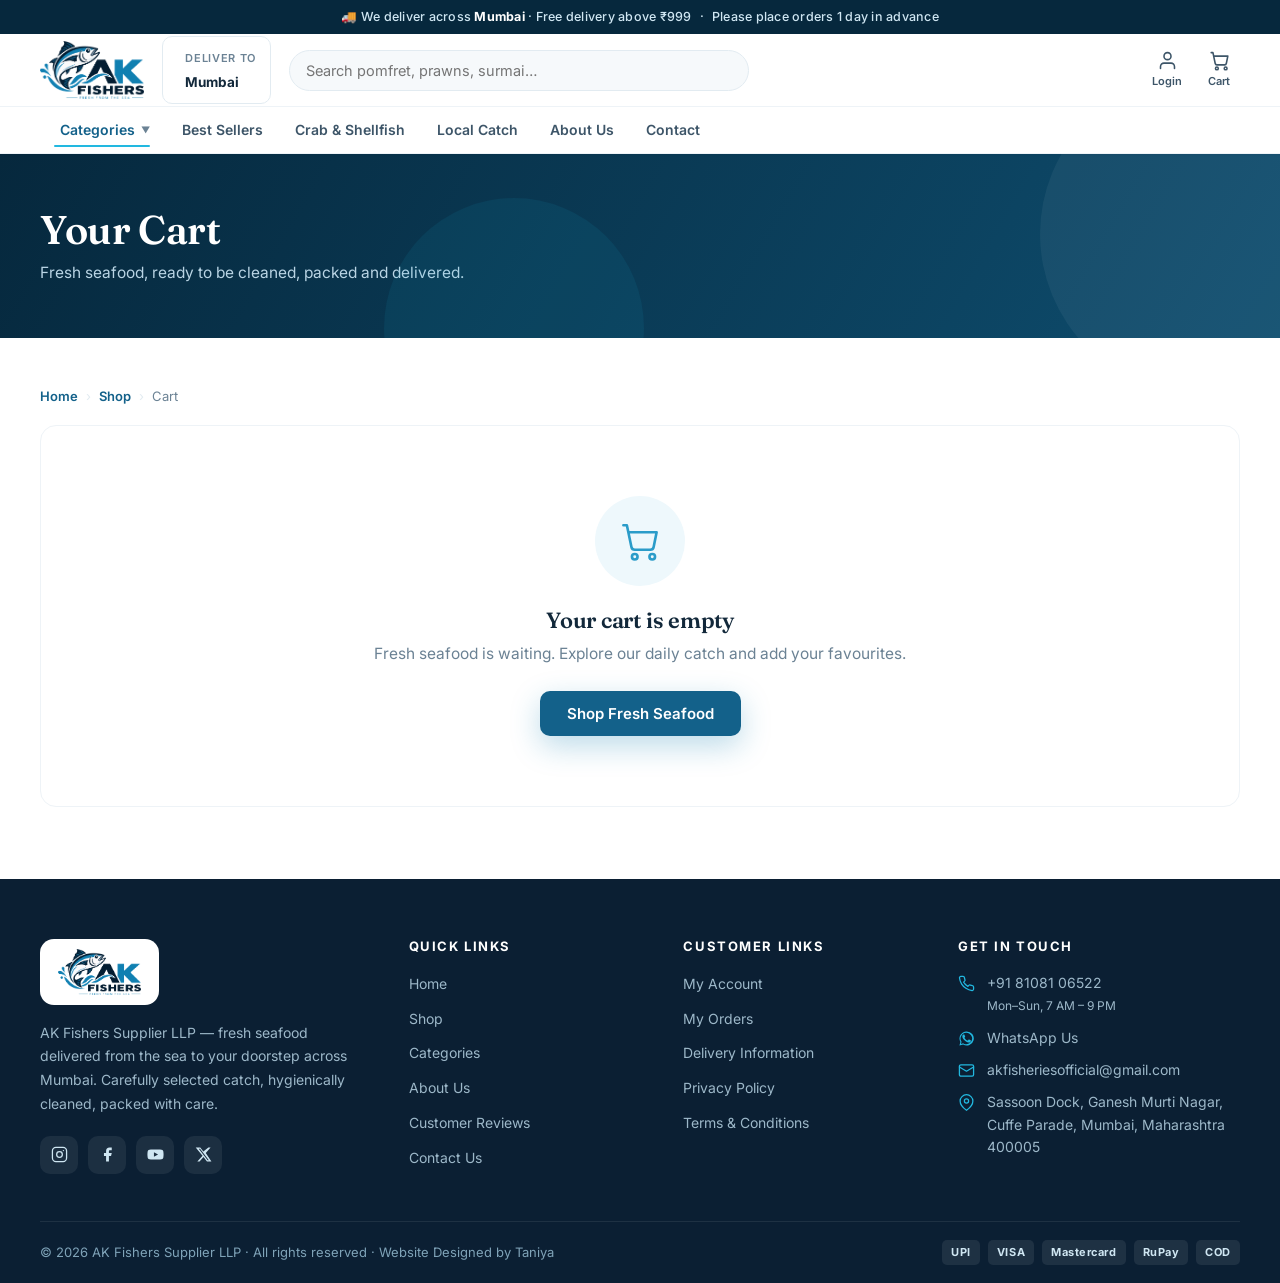
<file: cart.html>
<!DOCTYPE html>
<html lang="en">
<head>
  <meta charset="UTF-8">
  <meta name="viewport" content="width=device-width, initial-scale=1.0">
  <link rel="canonical" href="https://akfishers.com/cart">
  <meta name="robots" content="noindex, nofollow">
  <title>Your Cart — AK Fishers</title>
  <meta name="description" content="Review your fresh seafood order — weights, cutting preferences and delivery charges.">
  <link rel="icon" type="image/png" href="/assets/images/favicon.png?v=33">
  <link rel="apple-touch-icon" href="/assets/images/apple-touch-icon.png?v=33">
  <link rel="preconnect" href="https://fonts.googleapis.com">
  <link rel="preconnect" href="https://fonts.gstatic.com" crossorigin>
  <link href="https://fonts.googleapis.com/css2?family=Fraunces:opsz,wght@9..144,500;9..144,600;9..144,700&family=Inter:wght@400;500;600;700;800&display=swap" rel="stylesheet">
  <link rel="stylesheet" href="styles/shared.css?v=33">
</head>
<body>

  <header class="site-header"></header>

  <main>
    <section class="page-hero">
      <div class="container">
        <h1>Your Cart</h1>
        <p>Fresh seafood, ready to be cleaned, packed and delivered.</p>
      </div>
    </section>

    <section class="section" style="padding-top:30px">
      <div class="container">
        <div class="breadcrumbs">
          <a href="/">Home</a><span class="sep">›</span><a href="/shop">Shop</a><span class="sep">›</span><span>Cart</span>
        </div>

        <div class="cart-layout" id="cartLayout"></div>
      </div>
    </section>
  </main>

  <footer class="site-footer"></footer>

  <script src="scripts/products.js?v=33"></script>
  <script src="scripts/app.js?v=33"></script>
  <script>
    (function () {
      "use strict";

      var appliedCoupon = null;
      try {
        var savedCoupon = JSON.parse(localStorage.getItem("akf_coupon"));
        if (savedCoupon && savedCoupon.code) appliedCoupon = savedCoupon;
      } catch (e) {}

      function deliveryCharge(subtotal) {
        if (subtotal >= 999) return 0;
        var pin = localStorage.getItem("akf_pincode");
        var area = pin ? akfFindArea(pin) : null;
        return area ? area.charge : 49;
      }

      function render() {
        var layout = document.getElementById("cartLayout");
        var items = AKF_CART.items();

        if (!items.length) {
          layout.innerHTML =
            '<div class="empty-state" style="grid-column:1/-1;border:1px solid var(--line-soft);border-radius:var(--r-lg)">' +
              '<div class="es-icon"><svg viewBox="0 0 24 24" fill="none" stroke="currentColor" stroke-width="1.5" stroke-linecap="round" stroke-linejoin="round"><circle cx="9" cy="21" r="1.6"/><circle cx="19" cy="21" r="1.6"/><path d="M2.5 3h2l2.6 12.4a2 2 0 0 0 2 1.6h8.7a2 2 0 0 0 2-1.6L21.5 7H6"/></svg></div>' +
              '<h3>Your cart is empty</h3>' +
              '<p>Fresh seafood is waiting. Explore our daily catch and add your favourites.</p>' +
              '<a class="btn btn--primary" href="/shop">Shop Fresh Seafood</a>' +
            '</div>';
          return;
        }

        var subtotal = AKF_CART.subtotal();
        var delivery = deliveryCharge(subtotal);
        var discount = 0;
        var couponHTML = "";

        if (appliedCoupon && subtotal < (appliedCoupon.min || 0)) {
          appliedCoupon = null;
          localStorage.removeItem("akf_coupon");
        }

        if (appliedCoupon) {
          discount = appliedCoupon.type === "percent"
            ? Math.round(subtotal * appliedCoupon.value / 100)
            : Math.min(appliedCoupon.value, subtotal);
          couponHTML =
            '<div class="coupon-applied"><span>Coupon ' + appliedCoupon.code + ' applied — you saved ' + akfFormatINR(discount) + '</span>' +
            '<button data-remove-coupon>Remove</button></div>';
        }

        var total = subtotal - discount + delivery;

        layout.innerHTML =
          '<div class="cart-items">' +
            items.map(function (x) {
              var w = x.item.weight;
              var weightLabel = w >= 1000 ? (w / 1000) + " kg" : w + " g";
              return '<div class="cart-item" data-key="' + x.item.id + '|' + x.item.weight + '|' + x.item.cut + '">' +
                '<a href="/product?id=' + x.product.id + '"><img src="' + x.product.img + '" alt="' + x.product.name + '"></a>' +
                '<div>' +
                  '<a class="ci-name" href="/product?id=' + x.product.id + '">' + x.product.name + '</a>' +
                  '<div class="ci-meta">' +
                    '<span class="cm-tag">' + weightLabel + '</span>' +
                    '<span class="cm-tag">' + x.item.cut + '</span>' +
                    '<span class="cm-tag">' + x.product.marathi + '</span>' +
                  '</div>' +
                  '<div class="ci-price">' + akfFormatINR(x.lineTotal) + '</div>' +
                '</div>' +
                '<div class="ci-right">' +
                  '<button class="ci-remove" data-remove="' + x.item.id + '|' + x.item.weight + '|' + x.item.cut + '">' +
                    '<svg viewBox="0 0 24 24" fill="none" stroke="currentColor" stroke-width="1.8" stroke-linecap="round" stroke-linejoin="round" style="width:14px;height:14px"><path d="M3 6h18M8 6V4a2 2 0 0 1 2-2h4a2 2 0 0 1 2 2v2m3 0v14a2 2 0 0 1-2 2H7a2 2 0 0 1-2-2V6"/></svg>' +
                    'Remove' +
                  '</button>' +
                  '<div class="qty-stepper">' +
                    '<button data-qty="-1" data-key="' + x.item.id + '|' + x.item.weight + '|' + x.item.cut + '">−</button>' +
                    '<span class="qty-val">' + x.item.qty + '</span>' +
                    '<button data-qty="1" data-key="' + x.item.id + '|' + x.item.weight + '|' + x.item.cut + '">+</button>' +
                  '</div>' +
                '</div>' +
              '</div>';
            }).join("") +
            '<div style="padding:18px 20px">' +
              '<a class="btn btn--ghost btn--sm" href="/shop">← Continue Shopping</a>' +
            '</div>' +
          '</div>' +

          '<aside class="cart-summary">' +
            '<h3>Order Summary</h3>' +
            couponHTML +
            '<div class="cs-coupon">' +
              '<input type="text" placeholder="Enter coupon code" id="couponInput">' +
              '<button class="btn btn--ghost btn--sm" id="applyCoupon">Apply</button>' +
            '</div>' +
            '<div class="cs-row"><span>Subtotal</span><span>' + akfFormatINR(subtotal) + '</span></div>' +
            (discount ? '<div class="cs-row text-success"><span>Coupon Discount</span><span>− ' + akfFormatINR(discount) + '</span></div>' : '') +
            '<div class="cs-row ' + (delivery === 0 ? "cs-free" : "") + '"><span>Delivery Charges</span><span>' + (delivery === 0 ? "FREE" : akfFormatINR(delivery)) + '</span></div>' +
            '<div class="cs-row cs-total"><span>Total</span><span>' + akfFormatINR(total) + '</span></div>' +
            (delivery > 0 ? '<div class="cs-note">Add ' + akfFormatINR(999 - subtotal) + ' more to get <b>FREE delivery</b> 🚚</div>' : '<div class="cs-note">🎉 You\'ve unlocked <b>FREE delivery</b> on this order!</div>') +
            '<a class="btn btn--primary btn--block mt-16" href="/checkout">Proceed To Checkout →</a>' +
            '<div class="cs-note" style="margin-top:12px">💳 Secure payments · UPI, Cards, Net Banking &amp; COD available</div>' +
            akfUpiPanel(total) +
          '</aside>';
      }

      document.addEventListener("click", function (e) {
        var qtyBtn = e.target.closest("[data-qty][data-key]");
        if (qtyBtn) {
          var parts = qtyBtn.getAttribute("data-key").split("|");
          var cart = AKF_CART.get();
          var item = cart.find(function (i) { return i.id === parts[0] && String(i.weight) === parts[1] && i.cut === parts[2]; });
          if (item) {
            var newQty = item.qty + parseInt(qtyBtn.getAttribute("data-qty"), 10);
            if (newQty < 1) return;
            AKF_CART.updateQty(parts[0], parseInt(parts[1], 10), parts[2], newQty);
            render();
          }
          return;
        }

        var rmBtn = e.target.closest("[data-remove]");
        if (rmBtn) {
          var rp = rmBtn.getAttribute("data-remove").split("|");
          AKF_CART.remove(rp[0], parseInt(rp[1], 10), rp[2]);
          AKF_TOAST("Item removed from cart", "info");
          render();
          return;
        }

        var rmCoupon = e.target.closest("[data-remove-coupon]");
        if (rmCoupon) {
          appliedCoupon = null;
          localStorage.removeItem("akf_coupon");
          render();
        }
      });

      document.getElementById("cartLayout").addEventListener("click", function (e) {
        var applyBtn = e.target.closest("#applyCoupon");
        if (!applyBtn) return;
        var code = document.getElementById("couponInput").value.trim().toUpperCase();
        if (!code) { AKF_TOAST("Enter a coupon code", "error"); return; }
        var coupon = AKF_COUPONS.find(function (c) { return c.code === code; });
        if (!coupon) { AKF_TOAST("Invalid coupon code", "error"); return; }
        var subtotal = AKF_CART.subtotal();
        if (subtotal < coupon.min) {
          AKF_TOAST("Add " + akfFormatINR(coupon.min - subtotal) + " more to use " + code, "error");
          return;
        }
        appliedCoupon = coupon;
        localStorage.setItem("akf_coupon", JSON.stringify(coupon));
        AKF_TOAST("Coupon " + code + " applied!", "success");
        render();
      });

      window.addEventListener("akf:cartchange", render);
      render();
    })();
  </script>
</body>
</html>
</file>
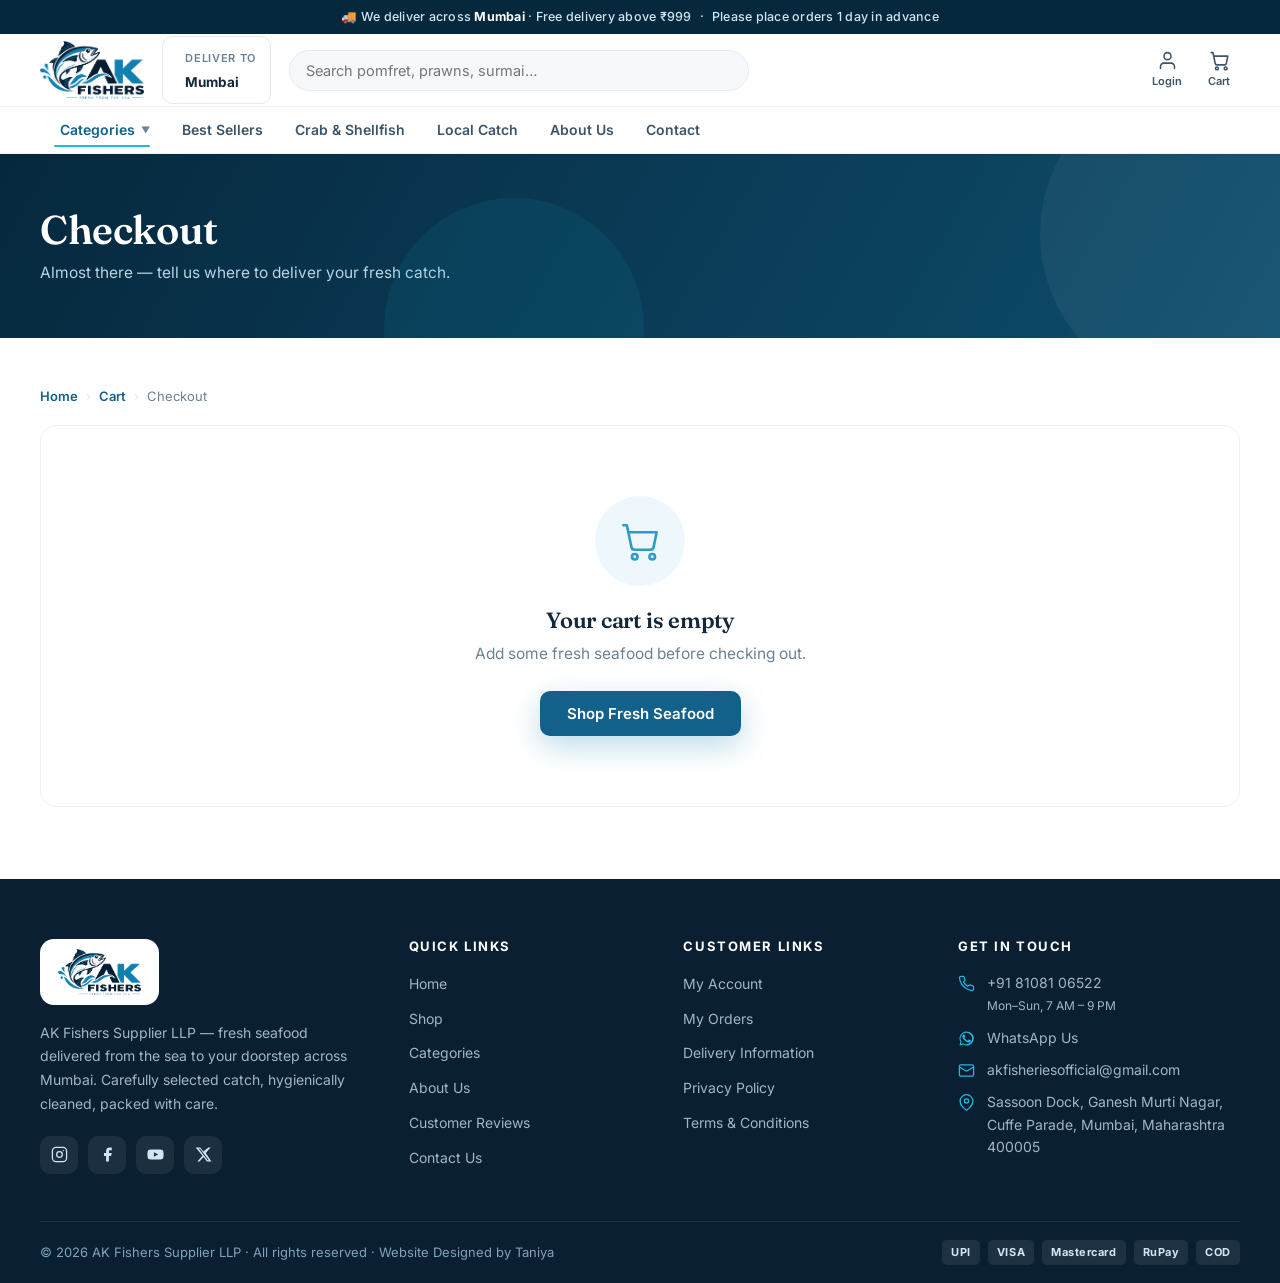
<file: checkout.html>
<!DOCTYPE html>
<html lang="en">
<head>
  <meta charset="UTF-8">
  <meta name="viewport" content="width=device-width, initial-scale=1.0">
  <link rel="canonical" href="https://akfishers.com/checkout">
  <meta name="robots" content="noindex, nofollow">
  <title>Checkout — AK Fishers</title>
  <meta name="description" content="Complete your fresh seafood order — delivery details, slots and payment.">
  <link rel="icon" type="image/png" href="/assets/images/favicon.png?v=33">
  <link rel="apple-touch-icon" href="/assets/images/apple-touch-icon.png?v=33">
  <link rel="preconnect" href="https://fonts.googleapis.com">
  <link rel="preconnect" href="https://fonts.gstatic.com" crossorigin>
  <link href="https://fonts.googleapis.com/css2?family=Fraunces:opsz,wght@9..144,500;9..144,600;9..144,700&family=Inter:wght@400;500;600;700;800&display=swap" rel="stylesheet">
  <link rel="stylesheet" href="styles/shared.css?v=33">
  <style>
    .so-summary { background: var(--off-white); border-radius: var(--r-md); padding: 14px 16px; font-size: 13.5px; color: var(--ink-soft); margin: 4px 0 16px; }
    .so-summary .so-item { display: flex; justify-content: space-between; gap: 12px; padding: 6px 0; border-bottom: 1px dashed var(--line); }
    .so-summary .so-item span:first-child { color: var(--ink); }
    .so-summary .so-line { display: flex; justify-content: space-between; padding: 4px 0; }
    .so-summary .so-total { font-weight: 800; color: var(--ink); font-size: 15px; border-top: 1px solid var(--line); margin-top: 6px; padding-top: 8px; }
    .so-summary .so-meta { margin-top: 10px; line-height: 1.7; }
    .so-row { display: grid; grid-template-columns: 1fr 1fr; gap: 10px; margin-top: 10px; }
    .so-wa { font-size: 12.5px; color: var(--muted); margin: 14px 0 6px; text-align: center; line-height: 1.6; }
    .so-wa a { color: var(--ocean-600); font-weight: 600; text-decoration: underline; }
  </style>
</head>
<body>

  <header class="site-header"></header>

  <main>
    <section class="page-hero">
      <div class="container">
        <h1>Checkout</h1>
        <p>Almost there — tell us where to deliver your fresh catch.</p>
      </div>
    </section>

    <section class="section" style="padding-top:30px">
      <div class="container">
        <div class="breadcrumbs">
          <a href="/">Home</a><span class="sep">›</span><a href="/cart">Cart</a><span class="sep">›</span><span>Checkout</span>
        </div>

        <div class="checkout-layout" id="checkoutLayout"></div>
      </div>
    </section>
  </main>

  <footer class="site-footer"></footer>

  <!-- Review & confirm modal -->
  <div class="modal-backdrop" id="confirmModal">
    <div class="modal">
      <h3>Review your order</h3>
      <p class="modal-sub">Please check everything before we start preparing your fresh catch.</p>

      <div id="confirmItems" class="order-summary-items" style="max-height:230px;overflow-y:auto;margin-bottom:12px"></div>

      <div style="background:var(--off-white);border-radius:var(--r-md);padding:12px 14px;font-size:13px;color:var(--ink-soft);line-height:1.7;margin-bottom:14px">
        <div><b>Deliver to:</b> <span id="confirmAddr"></span></div>
        <div><b>When:</b> <span id="confirmWhen"></span></div>
        <div><b>Payment:</b> <span id="confirmPay"></span></div>
      </div>

      <div class="cs-row cs-total" style="margin-bottom:14px"><span>Amount payable</span><span id="confirmTotal"></span></div>

      <div class="cs-note" style="background:#fdf3e0;color:#b97a12;line-height:1.7">
        ⓘ Please note before confirming:
        <ul style="margin:6px 0 0 16px;padding:0">
          <li>Orders are prepared fresh — please order <b>at least 1 day in advance</b>.</li>
          <li>Seafood is sold by weight; the <b>final bill may vary slightly (±10%)</b> with natural size variation and daily market rate. We confirm the final amount on call.</li>
          <li>You can <b>cancel free of charge within 10 minutes</b> of placing the order, from this page or “My Account”. After that, please call us.</li>
        </ul>
      </div>

      <label style="display:flex;gap:9px;align-items:flex-start;font-size:13px;color:var(--ink-soft);margin:14px 0 4px;cursor:pointer">
        <input type="checkbox" id="confirmAck" style="margin-top:3px">
        <span>I understand and agree to the above.</span>
      </label>

      <div class="flex gap-12 mt-16">
        <button class="btn btn--primary btn--block" id="confirmPlace" disabled>Confirm &amp; Place Order</button>
      </div>
      <button class="btn btn--ghost btn--block mt-8" data-close-confirm>Go back &amp; edit</button>
    </div>
  </div>

  <!-- Order success modal -->
  <div class="modal-backdrop" id="successModal">
    <div class="modal" style="max-height:92vh;overflow-y:auto;overflow-x:hidden">
      <div style="text-align:center">
        <div style="width:68px;height:68px;border-radius:50%;background:var(--sea-green-soft);color:var(--sea-green-dark);display:grid;place-items:center;margin:0 auto 14px">
          <svg viewBox="0 0 24 24" fill="none" stroke="currentColor" stroke-width="2.5" stroke-linecap="round" stroke-linejoin="round" style="width:32px;height:32px"><path d="M20 6L9 17l-5-5"/></svg>
        </div>
        <h3>Order Placed Successfully!</h3>
        <p class="modal-sub">Your order number is <b id="orderId">#AKF-0000</b>.<br>We'll call you on <b id="orderPhone"></b> to confirm your delivery slot.</p>
      </div>

      <div id="orderSummary" class="so-summary"></div>

      <div id="successUpi"></div>

      <div id="cancelBox" class="cs-note" style="display:none;background:#fdf3e0;color:#b97a12;margin-bottom:14px">
        Changed your mind? You can cancel this order for free for the next
        <b id="cancelCountdown">10:00</b>.
        <button class="btn btn--ghost btn--sm" id="cancelOrderBtn" style="margin-top:8px">Cancel this order</button>
      </div>

      <a class="btn btn--primary btn--block" id="trackLink" href="/account#orders">Track My Order</a>
      <div class="so-row">
        <button class="btn btn--ghost" id="copyOrderBtn" type="button">Copy order details</button>
        <a class="btn btn--ghost" href="tel:+918108106522">Call us</a>
      </div>
      <p class="so-wa">Optional: <a id="waLink" href="https://wa.me/918108106522" target="_blank" rel="noopener">also send these details on WhatsApp</a> — your order is already placed, you don't need WhatsApp.</p>
      <a class="btn btn--ghost btn--block mt-8" href="/shop">Continue Shopping</a>
    </div>
  </div>

  <script src="scripts/products.js?v=33"></script>
  <script src="scripts/app.js?v=33"></script>
  <script>
    (function () {
      "use strict";

      var items = AKF_CART.items();
      if (!items.length) {
        document.getElementById("checkoutLayout").innerHTML =
          '<div class="empty-state" style="grid-column:1/-1;border:1px solid var(--line-soft);border-radius:var(--r-lg)">' +
            '<div class="es-icon"><svg viewBox="0 0 24 24" fill="none" stroke="currentColor" stroke-width="1.5" stroke-linecap="round" stroke-linejoin="round"><circle cx="9" cy="21" r="1.6"/><circle cx="19" cy="21" r="1.6"/><path d="M2.5 3h2l2.6 12.4a2 2 0 0 0 2 1.6h8.7a2 2 0 0 0 2-1.6L21.5 7H6"/></svg></div>' +
            '<h3>Your cart is empty</h3><p>Add some fresh seafood before checking out.</p>' +
            '<a class="btn btn--primary" href="/shop">Shop Fresh Seafood</a>' +
          '</div>';
        return;
      }

      var subtotal = AKF_CART.subtotal();

      var appliedCoupon = null;
      try {
        var sc = JSON.parse(localStorage.getItem("akf_coupon"));
        if (sc && sc.code && subtotal >= (sc.min || 0)) appliedCoupon = sc;
        else localStorage.removeItem("akf_coupon");
      } catch (e) {}

      function couponDiscount() {
        if (!appliedCoupon) return 0;
        return appliedCoupon.type === "percent"
          ? Math.round(subtotal * appliedCoupon.value / 100)
          : Math.min(appliedCoupon.value, subtotal);
      }

      var discount = couponDiscount();

      function baseDeliveryCharge() {
        if (subtotal >= 999) return 0;
        var savedPin = localStorage.getItem("akf_pincode");
        var savedArea = savedPin ? akfFindArea(savedPin) : null;
        return savedArea ? savedArea.charge : 49;
      }

      var delivery = baseDeliveryCharge();
      var total = subtotal - discount + delivery;

      var selDate = "";
      var selSlot = "";
      var selPay = "online";

      function initDefaults() {
        if (!selDate) {
          var firstDate = document.querySelector("#dateGrid [data-date]");
          if (firstDate) selDate = firstDate.getAttribute("data-date");
        }
        if (!selSlot) {
          var firstSlot = document.querySelector("#slotGrid [data-slot]");
          if (firstSlot) selSlot = firstSlot.getAttribute("data-slot");
        }
      }

      function deliveryCharge() {
        var pin = document.getElementById("pin").value.trim();
        var area = pin ? akfFindArea(pin) : null;
        if (area) {
          var ch = subtotal >= 999 ? 0 : area.charge;
          return ch;
        }
        return subtotal >= 999 ? 0 : 49;
      }

      function nextDates(n) {
        var out = [];
        var d = new Date();
        for (var i = 0; i < n; i++) {
          d.setDate(d.getDate() + 1);
          var opts = { weekday: "short", day: "numeric", month: "short" };
          var iso = d.getFullYear() + "-" +
            String(d.getMonth() + 1).padStart(2, "0") + "-" +
            String(d.getDate()).padStart(2, "0");
          out.push({ iso: iso, label: d.toLocaleDateString("en-IN", opts) });
        }
        return out;
      }

      function updateUpi() {
        var box = document.getElementById("upiBox");
        if (box) box.innerHTML = selPay === "online" ? akfUpiPanel(total) : "";
      }

      function render() {
        var layout = document.getElementById("checkoutLayout");
        var dates = nextDates(5);
        var user = AKF_USER.prefill();

        layout.innerHTML =
          '<div>' +
            '<div class="checkout-card">' +
              '<h3><span class="cc-num">1</span> Customer Details</h3>' +
              '<div class="field-row">' +
                '<div class="field"><label>Full Name <span class="req">*</span></label><input id="fullName" placeholder="e.g. Rahul Sharma" value="' + (user ? user.name : "") + '"></div>' +
                '<div class="field"><label>Mobile Number <span class="req">*</span></label><input id="mobile" inputmode="numeric" maxlength="10" placeholder="10-digit mobile number" value="' + (user ? user.mobile : "") + '"></div>' +
              '</div>' +
              '<div class="field"><label>Email (optional)</label><input id="email" type="email" placeholder="you@example.com" value="' + (user ? user.email : "") + '"></div>' +
            '</div>' +

            '<div class="checkout-card">' +
              '<h3><span class="cc-num">2</span> Delivery Address</h3>' +
              '<div class="field"><label>House / Flat No. <span class="req">*</span></label><input id="flat" placeholder="e.g. 402, Sea Breeze Apartments"></div>' +
              '<div class="field"><label>Building / Society <span class="req">*</span></label><input id="building" placeholder="e.g. Building name, wing"></div>' +
              '<div class="field"><label>Area / Locality <span class="req">*</span></label><input id="area" placeholder="e.g. Linking Road, Bandra West"></div>' +
              '<div class="field-row field-row--3">' +
                '<div class="field"><label>City <span class="req">*</span></label><input id="city" value="Mumbai"></div>' +
                '<div class="field"><label>State <span class="req">*</span></label><input id="state" value="Maharashtra"></div>' +
                '<div class="field"><label>Pincode <span class="req">*</span></label><input id="pin" inputmode="numeric" maxlength="6" placeholder="400050" value="' + (localStorage.getItem("akf_pincode") || "") + '"></div>' +
              '</div>' +
              '<div class="pincode-result" id="pinMsg"></div>' +
            '</div>' +

            '<div class="checkout-card">' +
              '<h3><span class="cc-num">3</span> Delivery Date &amp; Slot</h3>' +
              '<div class="field"><label>Delivery Date <span class="req">*</span></label>' +
                '<div class="slot-grid" id="dateGrid">' +
                  dates.map(function (d, i) {
                    return '<div class="slot-pill ' + (i === 0 ? "active" : "") + '" data-date="' + d.iso + '"><div class="sp-time">' + d.label + '</div><div class="sp-tag">' + (i === 0 ? "Tomorrow" : i === 1 ? "Day after" : "") + '</div></div>';
                  }).join("") +
                '</div>' +
              '</div>' +
              '<div class="field"><label>Delivery Slot <span class="req">*</span></label>' +
                '<div class="slot-grid" id="slotGrid">' +
                  '<div class="slot-pill active" data-slot="7 AM – 11 AM"><div class="sp-time">7 AM – 11 AM</div><div class="sp-tag">Morning</div></div>' +
                  '<div class="slot-pill" data-slot="11 AM – 3 PM"><div class="sp-time">11 AM – 3 PM</div><div class="sp-tag">Afternoon</div></div>' +
                  '<div class="slot-pill" data-slot="3 PM – 7 PM"><div class="sp-time">3 PM – 7 PM</div><div class="sp-tag">Evening</div></div>' +
                  '<div class="slot-pill" data-slot="7 PM – 10 PM"><div class="sp-time">7 PM – 10 PM</div><div class="sp-tag">Night</div></div>' +
                '</div>' +
              '</div>' +
              '<div class="cs-note">⏰ Orders are prepared fresh for your selected date — please order at least 1 day in advance. Advance orders for festivals &amp; bulk are welcome.</div>' +
            '</div>' +

            '<div class="checkout-card">' +
              '<h3><span class="cc-num">4</span> Payment Method</h3>' +
              '<div class="pay-options">' +
                '<div class="pay-option active" data-pay="online">' +
                  '<span class="po-icon"><svg viewBox="0 0 24 24" fill="none" stroke="currentColor" stroke-width="1.8" stroke-linecap="round" stroke-linejoin="round"><path d="M21 12V7H5a2 2 0 0 1 0-4h14v4"/><path d="M3 5v14a2 2 0 0 0 2 2h16v-5"/><path d="M18 12a2 2 0 0 0 0 4h4v-4h-4z"/></svg></span>' +
                  '<span><b>Online Payment</b><span>UPI · Cards · Net Banking</span></span>' +
                '</div>' +
                '<div class="pay-option" data-pay="cod">' +
                  '<span class="po-icon"><svg viewBox="0 0 24 24" fill="none" stroke="currentColor" stroke-width="1.8" stroke-linecap="round" stroke-linejoin="round"><rect x="2" y="6" width="20" height="12" rx="2"/><circle cx="12" cy="12" r="2.5"/><path d="M6 12h.01M18 12h.01"/></svg></span>' +
                  '<span><b>Cash On Delivery</b><span>Pay when you receive</span></span>' +
                '</div>' +
              '</div>' +
              '<div id="upiBox"></div>' +
            '</div>' +
          '</div>' +

          '<aside class="cart-summary">' +
            '<h3>Order Summary</h3>' +
            '<div class="order-summary-items">' +
              items.map(function (x) {
                var w = x.item.weight;
                var wl = w >= 1000 ? (w / 1000) + " kg" : w + " g";
                return '<div class="os-item">' +
                  '<img src="' + x.product.img + '" alt="">' +
                  '<div><div class="osi-name">' + x.product.name + '</div>' +
                  '<div class="osi-meta">' + wl + ' · ' + x.item.cut + ' · Qty ' + x.item.qty + '</div></div>' +
                  '<span class="osi-price">' + akfFormatINR(x.lineTotal) + '</span>' +
                '</div>';
              }).join("") +
            '</div>' +
            '<div class="cs-row" style="margin-top:10px"><span>Subtotal</span><span>' + akfFormatINR(subtotal) + '</span></div>' +
            (discount ? '<div class="cs-row cs-free"><span>Coupon ' + appliedCoupon.code + '</span><span>− ' + akfFormatINR(discount) + '</span></div>' : '') +
            '<div class="cs-row" id="deliveryRow"><span>Delivery Charges</span><span id="deliveryVal">' + (delivery === 0 ? "FREE" : akfFormatINR(delivery)) + '</span></div>' +
            '<div class="cs-row cs-total"><span>Total</span><span id="totalVal">' + akfFormatINR(total) + '</span></div>' +
            '<button class="btn btn--primary btn--block mt-16" id="placeOrder">Place Order · ' + akfFormatINR(total) + '</button>' +
            '<div class="cs-note" style="margin-top:12px">🔒 Your details are secure. We never share your information.</div>' +
          '</aside>';
      }

      // Date selection
      document.getElementById("checkoutLayout").addEventListener("click", function (e) {
        var dateEl = e.target.closest("[data-date]");
        if (dateEl) {
          selDate = dateEl.getAttribute("data-date");
          document.querySelectorAll("[data-date]").forEach(function (x) { x.classList.remove("active"); });
          dateEl.classList.add("active");
          return;
        }
        var slotEl = e.target.closest("[data-slot]");
        if (slotEl) {
          selSlot = slotEl.getAttribute("data-slot");
          document.querySelectorAll("[data-slot]").forEach(function (x) { x.classList.remove("active"); });
          slotEl.classList.add("active");
          return;
        }
        var payEl = e.target.closest("[data-pay]");
        if (payEl) {
          selPay = payEl.getAttribute("data-pay");
          document.querySelectorAll("[data-pay]").forEach(function (x) { x.classList.remove("active"); });
          payEl.classList.add("active");
          updateUpi();
          return;
        }
        if (e.target.closest("#placeOrder")) placeOrder();
      });

      // Pincode live check
      document.getElementById("checkoutLayout").addEventListener("input", function (e) {
        if (e.target.id === "pin") {
          var val = e.target.value.trim();
          var msg = document.getElementById("pinMsg");
          if (/^\d{6}$/.test(val)) {
            var area = akfFindArea(val);
            if (area) {
              msg.className = "pincode-result ok";
              msg.textContent = "✓ Delivery available in " + area.area;
              var ch = subtotal >= 999 ? 0 : area.charge;
              delivery = ch;
              total = subtotal - discount + ch;
              document.getElementById("deliveryVal").textContent = ch === 0 ? "FREE" : akfFormatINR(ch);
              document.getElementById("totalVal").textContent = akfFormatINR(total);
              updateUpi();
              var pob = document.getElementById("placeOrder");
              if (pob) pob.textContent = "Place Order · " + akfFormatINR(total);
              localStorage.setItem("akf_pincode", val);
            } else {
              msg.className = "pincode-result no";
              msg.textContent = "Sorry, we don't deliver to this pincode yet.";
            }
          } else {
            msg.className = "pincode-result";
            msg.textContent = "";
          }
        }
      });

      var placing = false;
      var pending = null;   // validated order context, awaiting confirmation

      function showSuccess(o) {
        // keep a device-local copy so guests can see the order in "My Account"
        var copy = {
          id: o.id, trackToken: o.trackToken || "",
          date: new Date().toLocaleDateString("en-IN", { day: "numeric", month: "short", year: "numeric" }),
          items: o.items || items.map(function (x) {
            return { id: x.product.id, name: x.product.name, img: x.product.img, weight: x.item.weight, cut: x.item.cut, qty: x.item.qty, price: x.lineTotal };
          }),
          subtotal: o.subtotal, discount: o.discount, coupon: o.coupon || "",
          deliveryCharge: o.deliveryCharge, total: o.total, status: "confirmed",
          deliveryDate: o.deliveryDate, slot: o.slot, payment: o.payment, address: o.address,
          name: o.name, mobile: o.mobile
        };
        try {
          var arr = JSON.parse(localStorage.getItem("akf_orders")) || [];
          arr.unshift(copy);
          localStorage.setItem("akf_orders", JSON.stringify(arr.slice(0, 30)));
        } catch (e) {}
        localStorage.removeItem("akf_coupon");
        AKF_USER.saveGuest({ name: copy.name, mobile: copy.mobile, email: document.getElementById("email").value.trim() });

        document.getElementById("orderId").textContent = "#" + o.id;
        document.getElementById("orderPhone").textContent = "+91 " + (o.mobile || copy.mobile || "");
        var track = document.getElementById("trackLink");
        if (track) track.href = "/account#orders";

        // Full order confirmation (works with or without WhatsApp)
        renderSummary(o, copy);
        var upi = document.getElementById("successUpi");
        if (upi) upi.innerHTML = /online/i.test(o.payment || "") ? akfUpiPanel(o.total) : "";

        // WhatsApp is optional: a plain link, never opened automatically
        var wa = document.getElementById("waLink");
        if (wa) wa.href = whatsappUrl(o, copy);
        var cp = document.getElementById("copyOrderBtn");
        if (cp) cp.onclick = function () { copyText(orderText(o, copy).join("\n"), cp); };

        document.getElementById("successModal").classList.add("open");
        AKF_CART.clear();

        // 10-minute self-cancel window
        startCancelWindow(o.id, o.trackToken || "", o.cancelSecondsLeft || 600);
      }

      /* ---- Order text (copy / WhatsApp) + on-screen summary ---- */
      function wlabel(w) { return w >= 1000 ? (w / 1000) + " kg" : w + " g"; }
      function dlabel(o) { return new Date(o.deliveryDate).toLocaleDateString("en-IN", { weekday: "long", day: "numeric", month: "long" }); }

      function orderText(o, copy) {
        var L = ["New Order — AK Fishers", "Order ID: #" + o.id, "Name: " + (o.name || copy.name || ""), "Mobile: " + (o.mobile || copy.mobile || ""), "", "Items:"];
        (copy.items || []).forEach(function (i) {
          L.push("• " + i.name + " — " + wlabel(i.weight) + ", " + i.cut + " × " + i.qty + " = " + akfFormatINR(i.price));
        });
        L.push("");
        if (o.discount) L.push("Discount" + (o.coupon ? " (" + o.coupon + ")" : "") + ": -" + akfFormatINR(o.discount));
        L.push("Delivery charge: " + (o.deliveryCharge ? akfFormatINR(o.deliveryCharge) : "FREE"));
        L.push("Total: " + akfFormatINR(o.total));
        L.push("Payment: " + o.payment);
        L.push("Delivery: " + dlabel(o) + ", " + o.slot);
        L.push("Address: " + (o.address || ""));
        return L;
      }

      function whatsappUrl(o, copy) {
        var L = orderText(o, copy);
        L[0] = "*New Order — AK Fishers*";
        L.push("", "Please confirm my order. Thank you!");
        return "https://wa.me/918108106522?text=" + encodeURIComponent(L.join("\n"));
      }

      function renderSummary(o, copy) {
        var rows = (copy.items || []).map(function (i) {
          return '<div class="so-item"><span>' + akfEscapeHTML(i.name) + ' <small>· ' + wlabel(i.weight) + ' · ' + akfEscapeHTML(i.cut) + ' × ' + i.qty + '</small></span><span>' + akfFormatINR(i.price) + '</span></div>';
        }).join("");
        var lines = '';
        if (o.discount) lines += '<div class="so-line"><span>Discount' + (o.coupon ? ' (' + akfEscapeHTML(o.coupon) + ')' : '') + '</span><span>− ' + akfFormatINR(o.discount) + '</span></div>';
        lines += '<div class="so-line"><span>Delivery</span><span>' + (o.deliveryCharge ? akfFormatINR(o.deliveryCharge) : 'FREE') + '</span></div>';
        lines += '<div class="so-line so-total"><span>Total</span><span>' + akfFormatINR(o.total) + '</span></div>';
        var meta = '<div class="so-meta">' +
          '<div><b>Delivery:</b> ' + dlabel(o) + ' · ' + akfEscapeHTML(o.slot) + '</div>' +
          '<div><b>Payment:</b> ' + akfEscapeHTML(o.payment) + '</div>' +
          '<div><b>Address:</b> ' + akfEscapeHTML(o.address || "") + '</div>' +
          '</div>';
        document.getElementById("orderSummary").innerHTML = rows + lines + meta;
      }

      function copyText(text, btn) {
        var done = function () { if (btn) { var t = btn.textContent; btn.textContent = "Copied ✓"; setTimeout(function () { btn.textContent = t; }, 2000); } };
        if (navigator.clipboard && navigator.clipboard.writeText) { navigator.clipboard.writeText(text).then(done, function () {}); return; }
        var ta = document.createElement("textarea"); ta.value = text; document.body.appendChild(ta); ta.select();
        try { document.execCommand("copy"); done(); } catch (e) {}
        ta.remove();
      }

      /* ---- Step 1: validate, then show the review & confirm modal ---- */
      function placeOrder() {
        if (placing) return;
        var name = document.getElementById("fullName").value.trim();
        var mobile = document.getElementById("mobile").value.trim();
        var email = document.getElementById("email").value.trim();
        var flat = document.getElementById("flat").value.trim();
        var building = document.getElementById("building").value.trim();
        var area = document.getElementById("area").value.trim();
        var pin = document.getElementById("pin").value.trim();

        if (!name || !mobile || !flat || !building || !area || !pin) { AKF_TOAST("Please fill all required fields", "error"); return; }
        if (!/^[6-9]\d{9}$/.test(mobile)) { AKF_TOAST("Enter a valid 10-digit mobile number", "error"); return; }
        var areaInfo = akfFindArea(pin);
        if (!areaInfo) { AKF_TOAST("We don't deliver to this pincode yet", "error"); return; }
        if (!selDate) { AKF_TOAST("Please select a delivery date", "error"); return; }
        if (!selSlot) { AKF_TOAST("Please select a delivery slot", "error"); return; }

        pending = {
          name: name, mobile: mobile, email: email,
          flat: flat, building: building, area: area, pin: pin, areaInfo: areaInfo,
          payload: {
            name: name, mobile: mobile, email: email,
            flat: flat, building: building, area: area, pincode: pin,
            slot: selSlot, deliveryDate: selDate,
            payment: selPay === "online" ? "online" : "cod",
            coupon: appliedCoupon ? appliedCoupon.code : "",
            items: items.map(function (x) {
              return { id: x.product.id, weight: x.item.weight, cut: x.item.cut, qty: x.item.qty };
            })
          }
        };

        // Fill the review modal
        document.getElementById("confirmItems").innerHTML = items.map(function (x) {
          var w = x.item.weight, wl = w >= 1000 ? (w / 1000) + " kg" : w + " g";
          return '<div class="os-item"><img src="' + x.product.img + '" alt="">' +
            '<div><div class="osi-name">' + x.product.name + '</div>' +
            '<div class="osi-meta">' + wl + ' · ' + x.item.cut + ' · Qty ' + x.item.qty + '</div></div>' +
            '<span class="osi-price">' + akfFormatINR(x.lineTotal) + '</span></div>';
        }).join("");
        var dLabel = new Date(selDate).toLocaleDateString("en-IN", { weekday: "long", day: "numeric", month: "long" });
        document.getElementById("confirmAddr").textContent = flat + ", " + building + ", " + area + ", " + areaInfo.area + " " + pin;
        document.getElementById("confirmWhen").textContent = dLabel + " · " + selSlot;
        document.getElementById("confirmPay").textContent = selPay === "online" ? "Online Payment" : "Cash On Delivery";
        document.getElementById("confirmTotal").textContent = akfFormatINR(total);

        var ack = document.getElementById("confirmAck");
        var cbtn = document.getElementById("confirmPlace");
        ack.checked = false; cbtn.disabled = true; cbtn.classList.remove("is-busy");
        document.getElementById("confirmModal").classList.add("open");
      }

      /* ---- Step 2: actually submit the confirmed order ---- */
      function submitOrder() {
        if (placing || !pending) return;
        var p = pending;
        var btn = document.getElementById("confirmPlace");
        placing = true;
        btn.disabled = true; btn.classList.add("is-busy");

        var done = function () { placing = false; btn.disabled = false; btn.classList.remove("is-busy"); };
        var closeConfirm = function () { document.getElementById("confirmModal").classList.remove("open"); };
        var localFallback = function () {
          var t = subtotal - discount + (subtotal >= 999 ? 0 : p.areaInfo.charge);
          closeConfirm();
          showSuccess({
            id: "AKF-" + String(Math.floor(100000 + Math.random() * 899999)),
            subtotal: subtotal, discount: discount, coupon: appliedCoupon ? appliedCoupon.code : "",
            deliveryCharge: subtotal >= 999 ? 0 : p.areaInfo.charge, total: t,
            deliveryDate: selDate, slot: selSlot, cancelSecondsLeft: 600,
            payment: selPay === "online" ? "Online Payment" : "Cash On Delivery",
            address: p.flat + ", " + p.building + ", " + p.area + ", " + p.areaInfo.area + " " + p.pin,
            name: p.name, mobile: p.mobile
          });
        };

        var ctrl = window.AbortController ? new AbortController() : null;
        if (ctrl) setTimeout(function () { ctrl.abort(); }, 15000);
        fetch("/api/orders.php", {
          method: "POST", credentials: "same-origin",
          headers: { "Content-Type": "application/json" },
          body: JSON.stringify(p.payload),
          signal: ctrl ? ctrl.signal : undefined
        }).then(function (r) {
          return r.json().catch(function () { return {}; }).then(function (b) { return { status: r.status, body: b }; });
        }).then(function (res) {
          done();
          if (res.status === 200 && res.body.order) {
            var o = res.body.order;
            closeConfirm();
            showSuccess({
              id: o.id, trackToken: o.trackToken,
              subtotal: o.subtotal, discount: o.discount, coupon: o.coupon,
              deliveryCharge: o.deliveryCharge, total: o.total, cancelSecondsLeft: o.cancelSecondsLeft,
              deliveryDate: o.deliveryDate, slot: o.slot, payment: o.payment, address: o.address,
              items: o.items, name: p.name, mobile: p.mobile
            });
          } else if (res.status === 503 || res.status === 0) {
            localFallback();
          } else if (res.body && res.body.fields) {
            var first = Object.keys(res.body.fields)[0];
            AKF_TOAST(res.body.fields[first] || res.body.message || "Please check your order details.", "error");
          } else {
            AKF_TOAST((res.body && res.body.message) || "Could not place the order. Please try again.", "error");
          }
        }).catch(function () { done(); localFallback(); });
      }

      /* ---- 10-minute customer self-cancel ---- */
      function startCancelWindow(id, token, seconds) {
        var box = document.getElementById("cancelBox");
        var cd = document.getElementById("cancelCountdown");
        var btn = document.getElementById("cancelOrderBtn");
        if (!box) return;
        box.style.display = "";
        var endAt = Date.now() + seconds * 1000;
        var timer = setInterval(function () {
          var left = Math.round((endAt - Date.now()) / 1000);
          if (left <= 0) { clearInterval(timer); box.style.display = "none"; return; }
          cd.textContent = Math.floor(left / 60) + ":" + String(left % 60).padStart(2, "0");
        }, 1000);
        btn.onclick = function () {
          if (!confirm("Cancel this order? This can't be undone.")) return;
          btn.disabled = true; btn.classList.add("is-busy");
          fetch("/api/orders.php", {
            method: "POST", credentials: "same-origin",
            headers: { "Content-Type": "application/json" },
            body: JSON.stringify({ op: "cancel", id: id, token: token })
          }).then(function (r) { return r.json().catch(function () { return {}; }).then(function (b) { return { status: r.status, body: b }; }); })
            .then(function (res) {
              btn.disabled = false; btn.classList.remove("is-busy");
              if (res.status === 200) {
                clearInterval(timer);
                // reflect it in the local copy
                try {
                  var arr = JSON.parse(localStorage.getItem("akf_orders")) || [];
                  arr.forEach(function (o) { if (o.id === id) o.status = "cancelled"; });
                  localStorage.setItem("akf_orders", JSON.stringify(arr));
                } catch (e) {}
                box.innerHTML = '<b>Order cancelled.</b> Any online payment will be refunded in 3–5 business days.';
                document.querySelector("#successModal h3").textContent = "Order Cancelled";
              } else {
                AKF_TOAST((res.body && res.body.message) || "Could not cancel. Please call us.", "error");
              }
            }).catch(function () {
              btn.disabled = false; btn.classList.remove("is-busy");
              AKF_TOAST("Could not cancel. Please call us on +91 81081 06522.", "error");
            });
        };
      }

      // confirm modal wiring
      document.getElementById("confirmAck").addEventListener("change", function () {
        document.getElementById("confirmPlace").disabled = !this.checked;
      });
      document.getElementById("confirmPlace").addEventListener("click", submitOrder);
      document.querySelector("[data-close-confirm]").addEventListener("click", function () {
        document.getElementById("confirmModal").classList.remove("open");
      });
      document.getElementById("confirmModal").addEventListener("click", function (e) {
        if (e.target === this && !placing) this.classList.remove("open");
      });
      document.getElementById("successModal").addEventListener("click", function (e) {
        if (e.target === this) this.classList.remove("open");
      });

      render();
      initDefaults();
      updateUpi();
    })();
  </script>
</body>
</html>
</file>
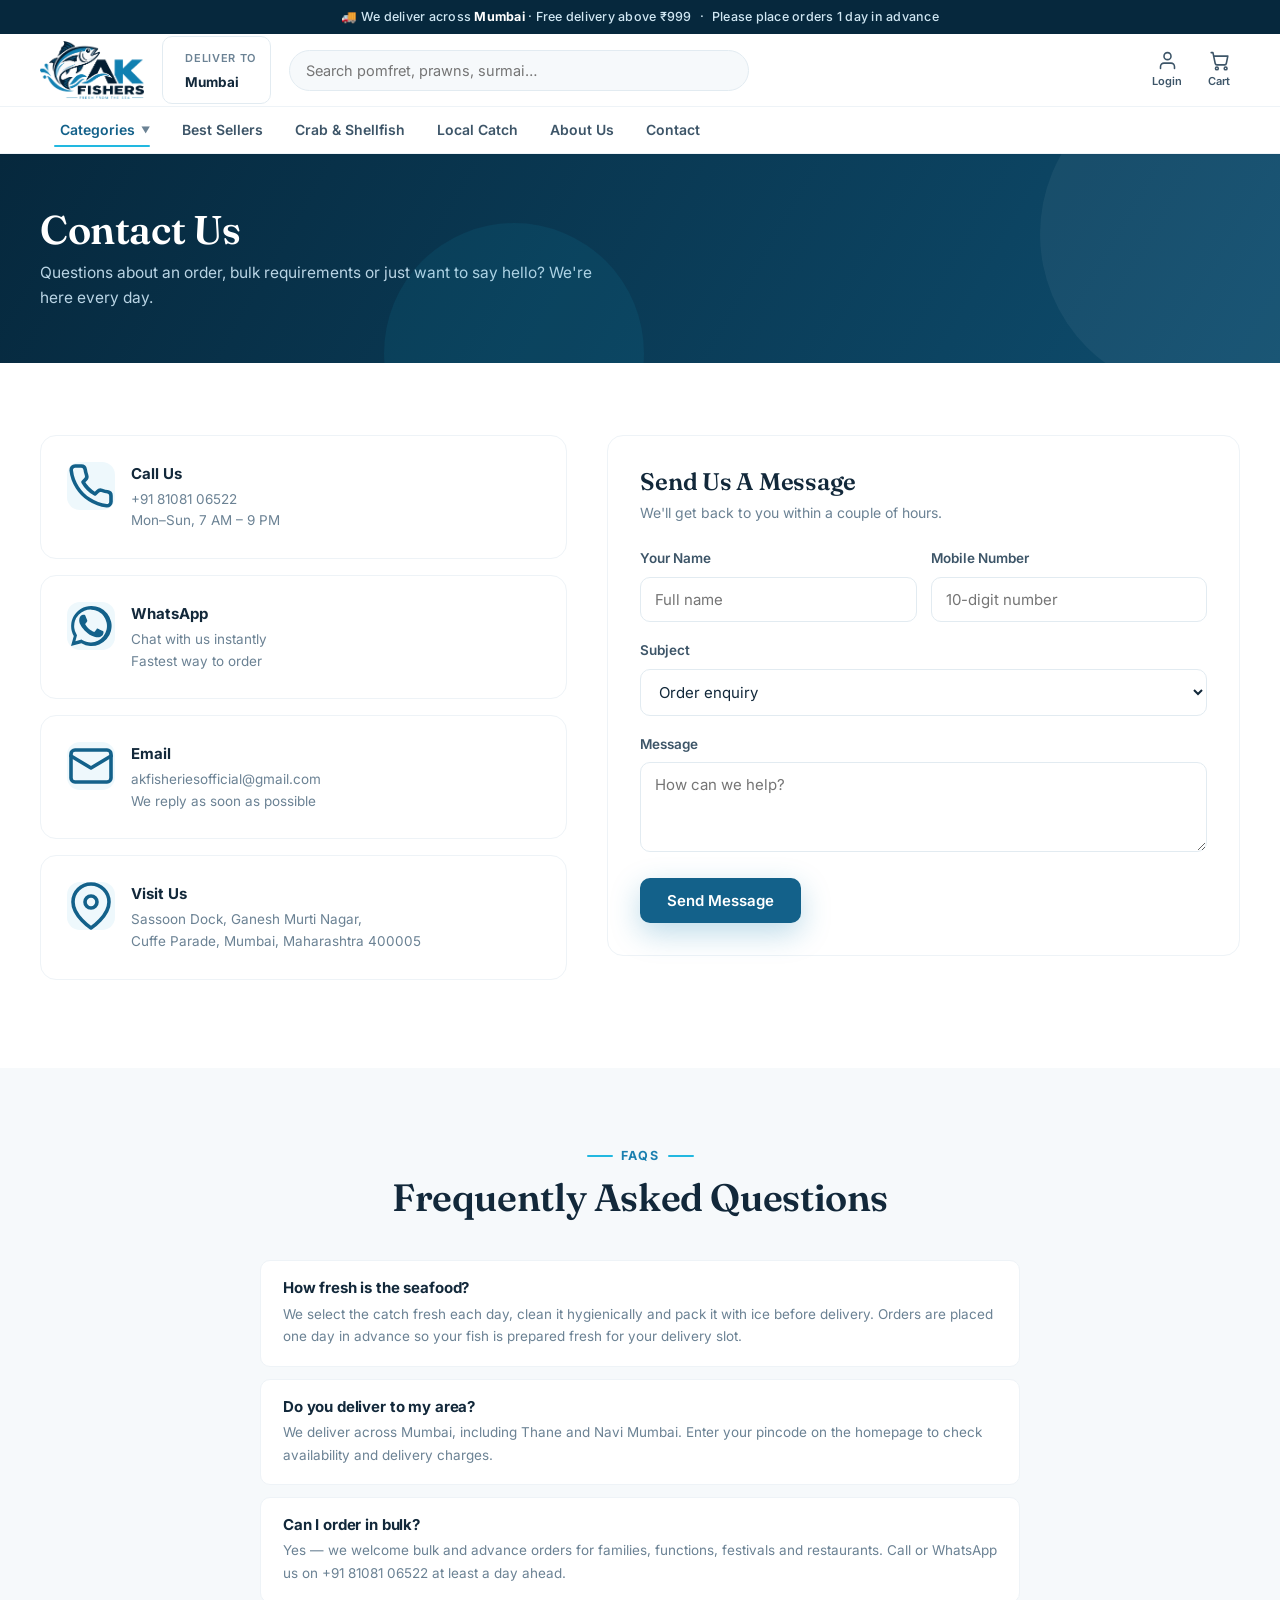
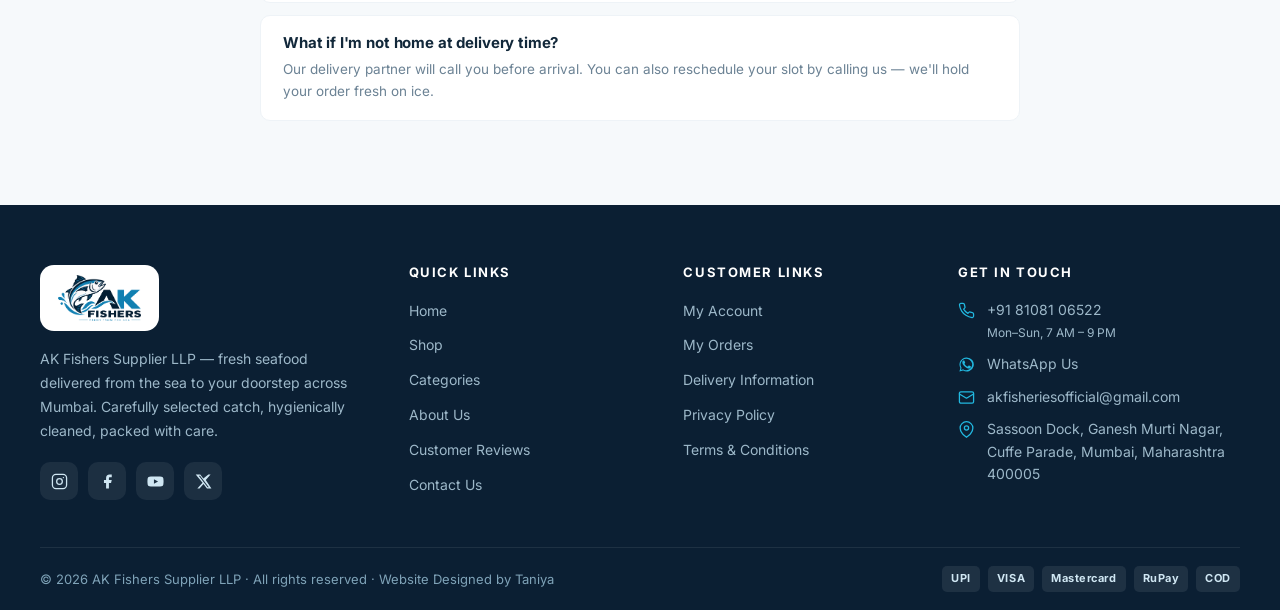
<file: contact.html>
<!DOCTYPE html>
<html lang="en">
<head>
  <meta charset="UTF-8">
  <meta name="viewport" content="width=device-width, initial-scale=1.0">
  <link rel="canonical" href="https://akfishers.com/contact">
  <meta name="robots" content="index, follow">
  <meta property="og:type" content="website">
  <meta property="og:site_name" content="AK Fishers">
  <meta property="og:locale" content="en_IN">
  <meta property="og:title" content="Contact AK Fishers — Order Fresh Seafood in Mumbai">
  <meta property="og:description" content="Call or WhatsApp AK Fishers on +91 81081 06522 to order fresh seafood across Mumbai. Sassoon Dock, Cuffe Parade. Bulk and advance orders welcome.">
  <meta property="og:url" content="https://akfishers.com/contact">
  <meta property="og:image" content="https://akfishers.com/assets/images/og-image.png?v=33">
  <meta property="og:image:width" content="1200">
  <meta property="og:image:height" content="630">
  <meta name="twitter:card" content="summary_large_image">
  <meta name="twitter:title" content="Contact AK Fishers — Order Fresh Seafood in Mumbai">
  <meta name="twitter:description" content="Call or WhatsApp AK Fishers on +91 81081 06522 to order fresh seafood across Mumbai. Sassoon Dock, Cuffe Parade. Bulk and advance orders welcome.">
  <meta name="twitter:image" content="https://akfishers.com/assets/images/og-image.png?v=33">
  <title>Contact Us — AK Fishers</title>
  <meta name="description" content="Get in touch with AK Fishers — phone, WhatsApp, email or visit us. We're here 6 AM to 9 PM, every day.">
  <link rel="icon" type="image/png" href="/assets/images/favicon.png?v=33">
  <link rel="apple-touch-icon" href="/assets/images/apple-touch-icon.png?v=33">
  <link rel="preconnect" href="https://fonts.googleapis.com">
  <link rel="preconnect" href="https://fonts.gstatic.com" crossorigin>
  <link href="https://fonts.googleapis.com/css2?family=Fraunces:opsz,wght@9..144,500;9..144,600;9..144,700&family=Inter:wght@400;500;600;700;800&display=swap" rel="stylesheet">
  <link rel="stylesheet" href="styles/shared.css?v=33">
  <style>
    .contact-grid { display: grid; grid-template-columns: 1fr 1.2fr; gap: 40px; align-items: start; }
    .contact-card { background: #fff; border: 1px solid var(--line-soft); border-radius: var(--r-lg); padding: 26px; display: flex; gap: 16px; margin-bottom: 16px; }
    .contact-card .cc-icon { width: 48px; height: 48px; border-radius: 13px; background: var(--ocean-50); color: var(--ocean-600); display: grid; place-items: center; flex-shrink: 0; }
    .contact-card b { display: block; font-size: 15px; margin-bottom: 3px; }
    .contact-card p, .contact-card a { font-size: 13.5px; color: var(--muted); }
    .contact-card a:hover { color: var(--ocean-600); }
    .contact-form-card { background: #fff; border: 1px solid var(--line-soft); border-radius: var(--r-lg); padding: 32px; }
    .contact-form-card h2 { font-size: 24px; margin-bottom: 6px; }
    .contact-form-card .cf-sub { color: var(--muted); font-size: 14px; margin-bottom: 24px; }
    .faq-item { background: #fff; border: 1px solid var(--line-soft); border-radius: var(--r-md); padding: 18px 22px; margin-bottom: 12px; }
    .faq-item h4 { font-family: var(--font-body); font-size: 15px; font-weight: 700; margin-bottom: 6px; }
    .faq-item p { font-size: 13.5px; color: var(--muted); line-height: 1.65; }
    @media (max-width: 900px) { .contact-grid { grid-template-columns: 1fr; } }
  </style>
  <script type="application/ld+json">
  {
    "@context": "https://schema.org",
    "@type": "GroceryStore",
    "@id": "https://akfishers.com/#localbusiness",
    "name": "AK Fishers Supplier LLP",
    "alternateName": "AK Fishers",
    "image": "https://akfishers.com/assets/images/og-image.png",
    "url": "https://akfishers.com/",
    "email": "akfisheriesofficial@gmail.com",
    "telephone": "+91-81081-06522",
    "priceRange": "₹₹",
    "currenciesAccepted": "INR",
    "paymentAccepted": "Cash, UPI, Credit Card, Debit Card",
    "address": {
      "@type": "PostalAddress",
      "streetAddress": "Sassoon Dock, Ganesh Murti Nagar, Cuffe Parade",
      "addressLocality": "Mumbai",
      "addressRegion": "Maharashtra",
      "postalCode": "400005",
      "addressCountry": "IN"
    },
    "geo": {
      "@type": "GeoCoordinates",
      "latitude": 18.9187,
      "longitude": 72.834
    },
    "areaServed": [
      {
        "@type": "City",
        "name": "Mumbai"
      },
      {
        "@type": "City",
        "name": "Thane"
      },
      {
        "@type": "City",
        "name": "Navi Mumbai"
      }
    ],
    "openingHoursSpecification": [
      {
        "@type": "OpeningHoursSpecification",
        "dayOfWeek": [
          "Monday",
          "Tuesday",
          "Wednesday",
          "Thursday",
          "Friday",
          "Saturday",
          "Sunday"
        ],
        "opens": "07:00",
        "closes": "21:00"
      }
    ]
  }
  </script>
</head>
<body>

  <header class="site-header"></header>

  <main>
    <section class="page-hero">
      <div class="container">
        <h1>Contact Us</h1>
        <p>Questions about an order, bulk requirements or just want to say hello? We're here every day.</p>
      </div>
    </section>

    <section class="section">
      <div class="container">
        <div class="contact-grid">
          <div>
            <div class="contact-card">
              <span class="cc-icon"><svg viewBox="0 0 24 24" fill="none" stroke="currentColor" stroke-width="1.8" stroke-linecap="round" stroke-linejoin="round"><path d="M22 16.9v3a2 2 0 0 1-2.2 2 19.8 19.8 0 0 1-8.6-3.1 19.5 19.5 0 0 1-6-6A19.8 19.8 0 0 1 2.1 4.2 2 2 0 0 1 4.1 2h3a2 2 0 0 1 2 1.7c.1 1 .4 2 .7 2.9a2 2 0 0 1-.5 2.1L8 10a16 16 0 0 0 6 6l1.3-1.3a2 2 0 0 1 2.1-.5c.9.3 1.9.6 2.9.7a2 2 0 0 1 1.7 2z"/></svg></span>
              <div><b>Call Us</b><p><a href="tel:+918108106522">+91 81081 06522</a><br>Mon–Sun, 7 AM – 9 PM</p></div>
            </div>
            <div class="contact-card">
              <span class="cc-icon"><svg viewBox="0 0 24 24" fill="currentColor"><path d="M17.5 14.4c-.3-.2-1.8-.9-2-1-.3-.1-.5-.2-.7.2-.2.3-.8 1-.9 1.2-.2.2-.3.2-.6.1-.3-.2-1.3-.5-2.4-1.5-.9-.8-1.5-1.8-1.7-2.1-.2-.3 0-.5.1-.6l.5-.6c.1-.2.2-.3.3-.5.1-.2 0-.4 0-.5l-.9-2.2c-.2-.6-.5-.5-.7-.5h-.6c-.2 0-.5.1-.8.4-.3.3-1 1-1 2.5s1.1 2.9 1.2 3.1c.2.2 2.1 3.2 5.1 4.5.7.3 1.3.5 1.7.6.7.2 1.4.2 1.9.1.6-.1 1.8-.7 2-1.4.3-.7.3-1.3.2-1.4-.1-.2-.3-.3-.6-.4zM12 2a10 10 0 0 0-8.6 15L2 22l5.2-1.4A10 10 0 1 0 12 2zm0 18.2c-1.6 0-3.1-.4-4.4-1.2l-.3-.2-3.1.8.8-3-.2-.3A8.2 8.2 0 1 1 12 20.2z"/></svg></span>
              <div><b>WhatsApp</b><p><a href="https://wa.me/918108106522" target="_blank" rel="noopener">Chat with us instantly</a><br>Fastest way to order</p></div>
            </div>
            <div class="contact-card">
              <span class="cc-icon"><svg viewBox="0 0 24 24" fill="none" stroke="currentColor" stroke-width="1.8" stroke-linecap="round" stroke-linejoin="round"><rect x="2" y="4" width="20" height="16" rx="2"/><path d="M22 7l-10 6L2 7"/></svg></span>
              <div><b>Email</b><p><a href="mailto:akfisheriesofficial@gmail.com">akfisheriesofficial@gmail.com</a><br>We reply as soon as possible</p></div>
            </div>
            <div class="contact-card">
              <span class="cc-icon"><svg viewBox="0 0 24 24" fill="none" stroke="currentColor" stroke-width="1.8" stroke-linecap="round" stroke-linejoin="round"><path d="M21 10c0 7-9 13-9 13s-9-6-9-13a9 9 0 0 1 18 0z"/><circle cx="12" cy="10" r="3"/></svg></span>
              <div><b>Visit Us</b><p>Sassoon Dock, Ganesh Murti Nagar,<br>Cuffe Parade, Mumbai, Maharashtra 400005</p></div>
            </div>
          </div>

          <div class="contact-form-card">
            <h2>Send Us A Message</h2>
            <p class="cf-sub">We'll get back to you within a couple of hours.</p>
            <div class="field-row">
              <div class="field"><label>Your Name</label><input id="ctName" placeholder="Full name"></div>
              <div class="field"><label>Mobile Number</label><input id="ctMobile" inputmode="numeric" maxlength="10" placeholder="10-digit number"></div>
            </div>
            <div class="field"><label>Subject</label><select id="ctSubject">
              <option>Order enquiry</option>
              <option>Bulk / advance order</option>
              <option>Delivery issue</option>
              <option>Feedback</option>
              <option>Other</option>
            </select></div>
            <div class="field"><label>Message</label><textarea id="ctMsg" placeholder="How can we help?"></textarea></div>
            <button class="btn btn--primary" id="ctSend">Send Message</button>
          </div>
        </div>
      </div>
    </section>

    <section class="section section--tint">
      <div class="container">
        <div class="section-head section-head--center">
          <span class="eyebrow">FAQs</span>
          <h2>Frequently Asked Questions</h2>
        </div>
        <div style="max-width:760px;margin:0 auto">
          <div class="faq-item"><h4>How fresh is the seafood?</h4><p>We select the catch fresh each day, clean it hygienically and pack it with ice before delivery. Orders are placed one day in advance so your fish is prepared fresh for your delivery slot.</p></div>
          <div class="faq-item"><h4>Do you deliver to my area?</h4><p>We deliver across Mumbai, including Thane and Navi Mumbai. Enter your pincode on the homepage to check availability and delivery charges.</p></div>
          <div class="faq-item"><h4>Can I order in bulk?</h4><p>Yes — we welcome bulk and advance orders for families, functions, festivals and restaurants. Call or WhatsApp us on +91 81081 06522 at least a day ahead.</p></div>
          <div class="faq-item"><h4>What if I'm not home at delivery time?</h4><p>Our delivery partner will call you before arrival. You can also reschedule your slot by calling us — we'll hold your order fresh on ice.</p></div>
        </div>
      </div>
    </section>
  </main>

  <footer class="site-footer"></footer>

  <script src="scripts/products.js?v=33"></script>
  <script src="scripts/app.js?v=33"></script>
  <script>
    document.getElementById("ctSend").addEventListener("click", function () {
      var n = document.getElementById("ctName").value.trim();
      var m = document.getElementById("ctMobile").value.trim();
      var subj = document.getElementById("ctSubject").value;
      var msg = document.getElementById("ctMsg").value.trim();
      if (!n || !/^\d{10}$/.test(m) || !msg) { AKF_TOAST("Please fill name, valid mobile and message", "error"); return; }
      var text = "Hi AK Fishers!%0A%0AName: " + encodeURIComponent(n) +
        "%0AMobile: " + encodeURIComponent(m) +
        "%0ASubject: " + encodeURIComponent(subj) +
        "%0A%0A" + encodeURIComponent(msg);
      window.open("https://wa.me/918108106522?text=" + text, "_blank", "noopener");
      AKF_TOAST("Opening WhatsApp to send your message…", "success");
      document.getElementById("ctName").value = "";
      document.getElementById("ctMobile").value = "";
      document.getElementById("ctMsg").value = "";
    });
  </script>
</body>
</html>
</file>
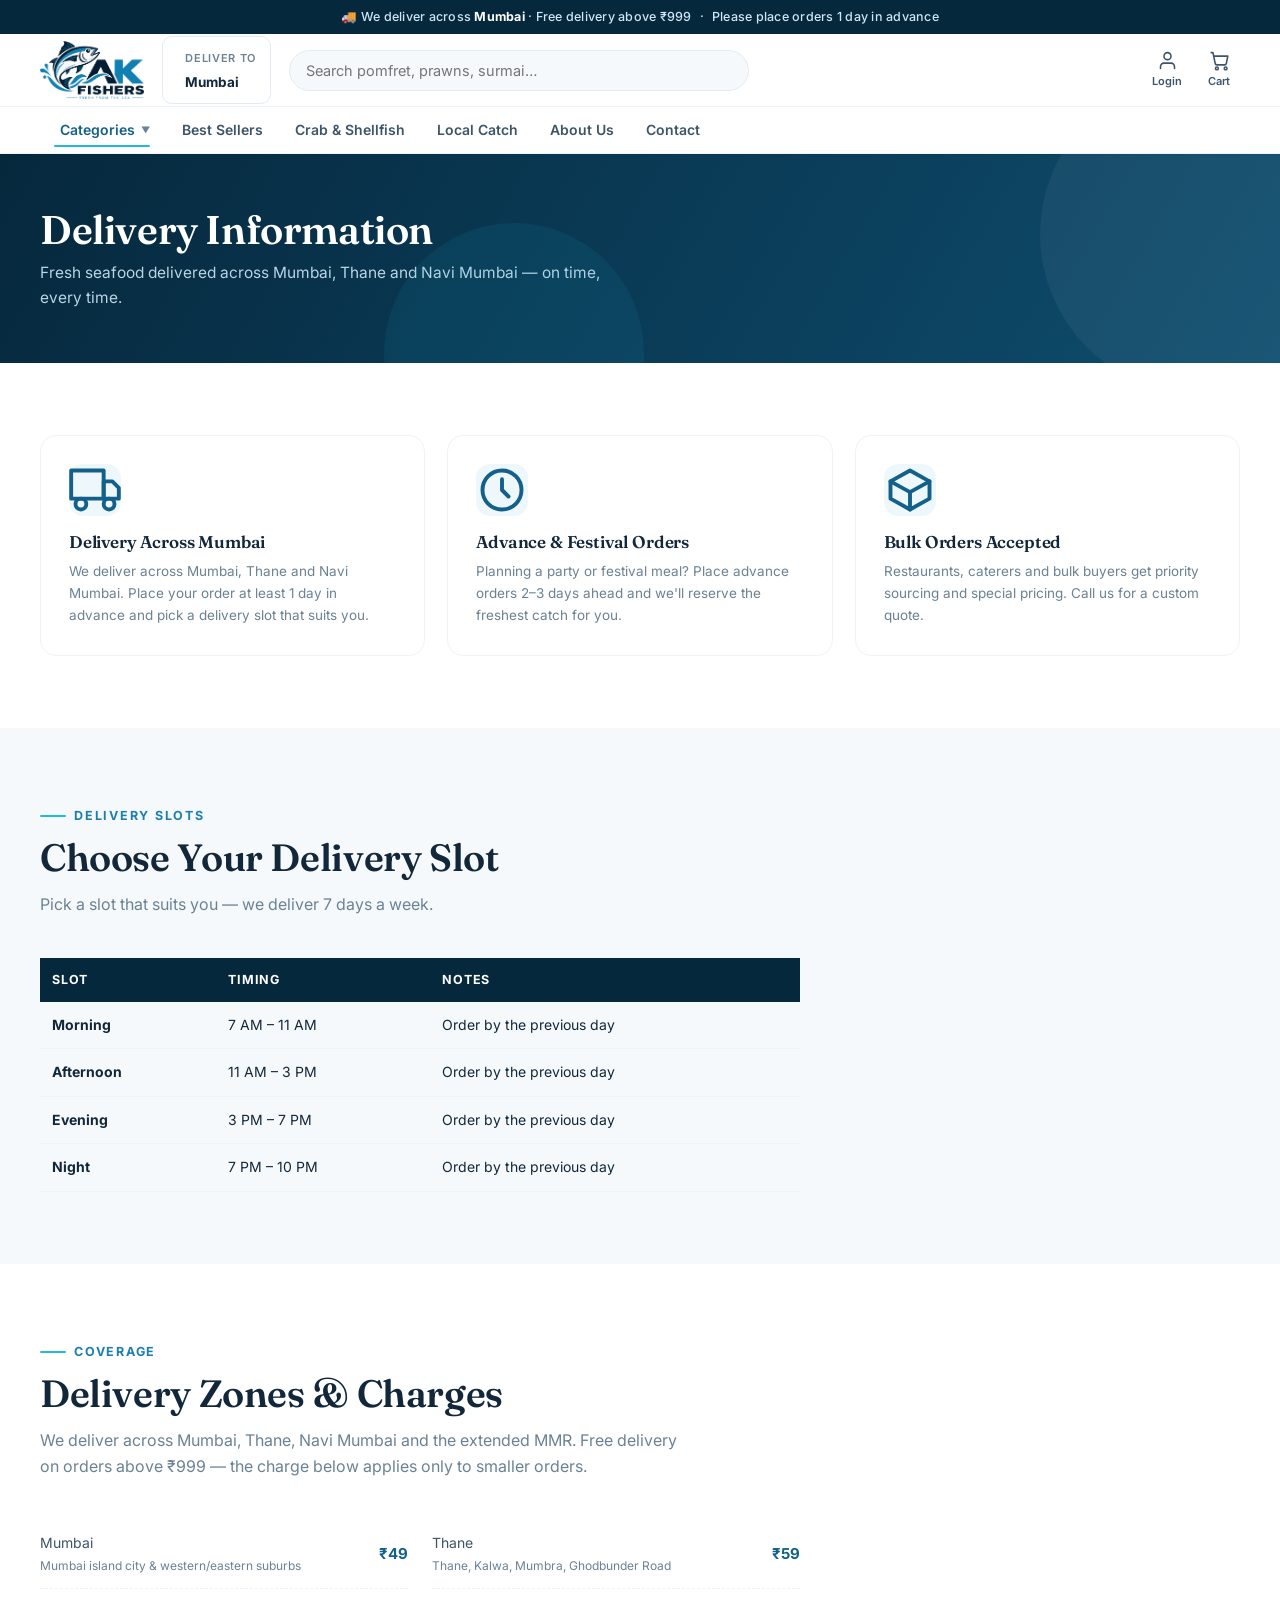
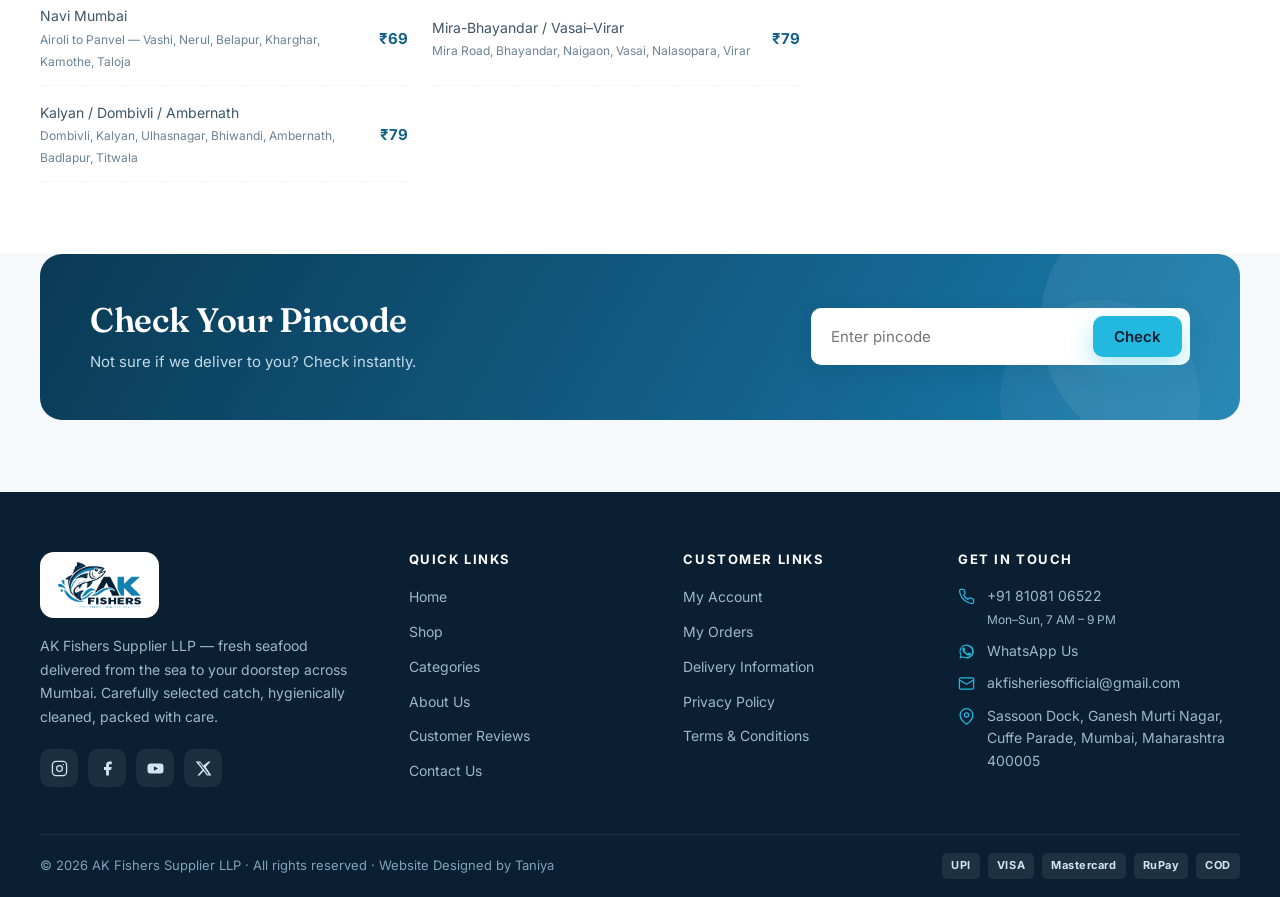
<file: delivery.html>
<!DOCTYPE html>
<html lang="en">
<head>
  <meta charset="UTF-8">
  <meta name="viewport" content="width=device-width, initial-scale=1.0">
  <link rel="canonical" href="https://akfishers.com/delivery">
  <meta name="robots" content="index, follow">
  <meta property="og:type" content="website">
  <meta property="og:site_name" content="AK Fishers">
  <meta property="og:locale" content="en_IN">
  <meta property="og:title" content="Seafood Delivery in Mumbai — Zones, Slots &amp; Charges | AK Fishers">
  <meta property="og:description" content="AK Fishers delivers fresh seafood across Mumbai, Thane and Navi Mumbai. Free delivery above ₹999. Choose your slot and order one day in advance.">
  <meta property="og:url" content="https://akfishers.com/delivery">
  <meta property="og:image" content="https://akfishers.com/assets/images/og-image.png?v=33">
  <meta property="og:image:width" content="1200">
  <meta property="og:image:height" content="630">
  <meta name="twitter:card" content="summary_large_image">
  <meta name="twitter:title" content="Seafood Delivery in Mumbai — Zones, Slots &amp; Charges | AK Fishers">
  <meta name="twitter:description" content="AK Fishers delivers fresh seafood across Mumbai, Thane and Navi Mumbai. Free delivery above ₹999. Choose your slot and order one day in advance.">
  <meta name="twitter:image" content="https://akfishers.com/assets/images/og-image.png?v=33">
  <title>Seafood Delivery in Mumbai — Zones, Slots &amp; Charges | AK Fishers</title>
  <meta name="description" content="AK Fishers delivery information — areas, charges, slots, advance orders and bulk delivery across Mumbai.">
  <link rel="icon" type="image/png" href="/assets/images/favicon.png?v=33">
  <link rel="apple-touch-icon" href="/assets/images/apple-touch-icon.png?v=33">
  <link rel="preconnect" href="https://fonts.googleapis.com">
  <link rel="preconnect" href="https://fonts.gstatic.com" crossorigin>
  <link href="https://fonts.googleapis.com/css2?family=Fraunces:opsz,wght@9..144,500;9..144,600;9..144,700&family=Inter:wght@400;500;600;700;800&display=swap" rel="stylesheet">
  <link rel="stylesheet" href="styles/shared.css?v=33">
  <style>
    .delivery-grid { display: grid; grid-template-columns: repeat(3, 1fr); gap: 22px; }
    .delivery-card { background: #fff; border: 1px solid var(--line-soft); border-radius: var(--r-lg); padding: 28px; }
    .delivery-card .dc-icon { width: 52px; height: 52px; border-radius: 14px; background: var(--ocean-50); color: var(--ocean-600); display: grid; place-items: center; margin-bottom: 16px; }
    .delivery-card h3 { font-size: 17px; margin-bottom: 8px; }
    .delivery-card p { font-size: 13.5px; color: var(--muted); line-height: 1.65; }
    .slot-table { width: 100%; border-collapse: collapse; font-size: 14px; }
    .slot-table th { text-align: left; padding: 12px; background: var(--ocean-900); color: #fff; font-size: 12.5px; letter-spacing: 0.06em; text-transform: uppercase; }
    .slot-table td { padding: 12px; border-bottom: 1px solid var(--line-soft); }
    .slot-table tr:nth-child(even) td { background: var(--off-white); }
    .area-list { display: grid; grid-template-columns: 1fr 1fr; gap: 4px 24px; max-width: 760px; }
    .area-list li { font-size: 14px; color: var(--ink-soft); padding: 12px 0; border-bottom: 1px dashed var(--line-soft); display: flex; justify-content: space-between; align-items: center; gap: 16px; }
    .area-list b { color: var(--ocean-600); font-size: 15px; white-space: nowrap; }
    @media (max-width: 900px) { .delivery-grid { grid-template-columns: 1fr; } }
    @media (max-width: 640px) { .area-list { grid-template-columns: 1fr; } }
  </style>
  <script type="application/ld+json">
  {
    "@context": "https://schema.org",
    "@type": "GroceryStore",
    "@id": "https://akfishers.com/#localbusiness",
    "name": "AK Fishers Supplier LLP",
    "alternateName": "AK Fishers",
    "image": "https://akfishers.com/assets/images/og-image.png",
    "url": "https://akfishers.com/",
    "email": "akfisheriesofficial@gmail.com",
    "telephone": "+91-81081-06522",
    "priceRange": "₹₹",
    "currenciesAccepted": "INR",
    "paymentAccepted": "Cash, UPI, Credit Card, Debit Card",
    "address": {
      "@type": "PostalAddress",
      "streetAddress": "Sassoon Dock, Ganesh Murti Nagar, Cuffe Parade",
      "addressLocality": "Mumbai",
      "addressRegion": "Maharashtra",
      "postalCode": "400005",
      "addressCountry": "IN"
    },
    "geo": {
      "@type": "GeoCoordinates",
      "latitude": 18.9187,
      "longitude": 72.834
    },
    "areaServed": [
      {
        "@type": "City",
        "name": "Mumbai"
      },
      {
        "@type": "City",
        "name": "Thane"
      },
      {
        "@type": "City",
        "name": "Navi Mumbai"
      }
    ],
    "openingHoursSpecification": [
      {
        "@type": "OpeningHoursSpecification",
        "dayOfWeek": [
          "Monday",
          "Tuesday",
          "Wednesday",
          "Thursday",
          "Friday",
          "Saturday",
          "Sunday"
        ],
        "opens": "07:00",
        "closes": "21:00"
      }
    ]
  }
  </script>
</head>
<body>

  <header class="site-header"></header>

  <main>
    <section class="page-hero">
      <div class="container">
        <h1>Delivery Information</h1>
        <p>Fresh seafood delivered across Mumbai, Thane and Navi Mumbai — on time, every time.</p>
      </div>
    </section>

    <section class="section">
      <div class="container">
        <div class="delivery-grid">
          <div class="delivery-card">
            <span class="dc-icon"><svg viewBox="0 0 24 24" fill="none" stroke="currentColor" stroke-width="1.8" stroke-linecap="round" stroke-linejoin="round"><path d="M1 3h15v13H1z"/><path d="M16 8h4l3 3v5h-7V8z"/><circle cx="5.5" cy="18.5" r="2.5"/><circle cx="18.5" cy="18.5" r="2.5"/></svg></span>
            <h3>Delivery Across Mumbai</h3>
            <p>We deliver across Mumbai, Thane and Navi Mumbai. Place your order at least 1 day in advance and pick a delivery slot that suits you.</p>
          </div>
          <div class="delivery-card">
            <span class="dc-icon"><svg viewBox="0 0 24 24" fill="none" stroke="currentColor" stroke-width="1.8" stroke-linecap="round" stroke-linejoin="round"><circle cx="12" cy="12" r="9"/><path d="M12 7v5l3 3"/></svg></span>
            <h3>Advance &amp; Festival Orders</h3>
            <p>Planning a party or festival meal? Place advance orders 2–3 days ahead and we'll reserve the freshest catch for you.</p>
          </div>
          <div class="delivery-card">
            <span class="dc-icon"><svg viewBox="0 0 24 24" fill="none" stroke="currentColor" stroke-width="1.8" stroke-linecap="round" stroke-linejoin="round"><path d="M21 8l-9-5-9 5v8l9 5 9-5V8z"/><path d="M3 8l9 5 9-5M12 13v8"/></svg></span>
            <h3>Bulk Orders Accepted</h3>
            <p>Restaurants, caterers and bulk buyers get priority sourcing and special pricing. Call us for a custom quote.</p>
          </div>
        </div>
      </div>
    </section>

    <section class="section section--tint">
      <div class="container">
        <div class="section-head">
          <span class="eyebrow">Delivery Slots</span>
          <h2>Choose Your Delivery Slot</h2>
          <p>Pick a slot that suits you — we deliver 7 days a week.</p>
        </div>
        <div style="max-width:760px">
          <table class="slot-table">
            <thead><tr><th>Slot</th><th>Timing</th><th>Notes</th></tr></thead>
            <tbody>
              <tr><td><b>Morning</b></td><td>7 AM – 11 AM</td><td>Order by the previous day</td></tr>
              <tr><td><b>Afternoon</b></td><td>11 AM – 3 PM</td><td>Order by the previous day</td></tr>
              <tr><td><b>Evening</b></td><td>3 PM – 7 PM</td><td>Order by the previous day</td></tr>
              <tr><td><b>Night</b></td><td>7 PM – 10 PM</td><td>Order by the previous day</td></tr>
            </tbody>
          </table>
        </div>
      </div>
    </section>

    <section class="section">
      <div class="container">
        <div class="section-head">
          <span class="eyebrow">Coverage</span>
          <h2>Delivery Zones &amp; Charges</h2>
          <p>We deliver across Mumbai, Thane, Navi Mumbai and the extended MMR. Free delivery on orders above ₹999 — the charge below applies only to smaller orders.</p>
        </div>
        <ul class="area-list" id="areaList"></ul>
      </div>
    </section>

    <section class="section section--tint" style="padding-top:0">
      <div class="container">
        <div class="delivery-banner">
          <div class="db-content">
            <h2>Check Your Pincode</h2>
            <p>Not sure if we deliver to you? Check instantly.</p>
          </div>
          <div class="db-cta">
            <div class="pincode-check">
              <input type="text" inputmode="numeric" maxlength="6" placeholder="Enter pincode" id="pinCheck">
              <button class="btn btn--aqua" id="pinCheckBtn">Check</button>
            </div>
            <div class="pincode-result" id="pinResult"></div>
          </div>
        </div>
      </div>
    </section>
  </main>

  <footer class="site-footer"></footer>

  <script src="scripts/products.js?v=33"></script>
  <script src="scripts/app.js?v=33"></script>
  <script>
    document.getElementById("areaList").innerHTML = AKF_DELIVERY_ZONES.map(function (z) {
      return '<li><span>' + z.name + '<br><span style="font-size:12px;color:var(--muted)">' + z.note + '</span></span><b>₹' + z.charge + '</b></li>';
    }).join("");

    var pinBtn = document.getElementById("pinCheckBtn");
    var pinInput = document.getElementById("pinCheck");
    var pinResult = document.getElementById("pinResult");
    function checkPin() {
      var val = pinInput.value.trim();
      if (!/^\d{6}$/.test(val)) { pinResult.className = "pincode-result no"; pinResult.textContent = "Enter a valid 6-digit pincode."; return; }
      var area = akfFindArea(val);
      if (area) {
        pinResult.className = "pincode-result ok";
        pinResult.textContent = "✓ Delivery available in " + area.area + " — charges " + akfFormatINR(area.charge) + " (free above ₹999)";
      } else {
        pinResult.className = "pincode-result no";
        pinResult.textContent = "Sorry, we don't deliver to this pincode yet.";
      }
    }
    pinBtn.addEventListener("click", checkPin);
    pinInput.addEventListener("keydown", function (e) { if (e.key === "Enter") checkPin(); });
  </script>
</body>
</html>
</file>
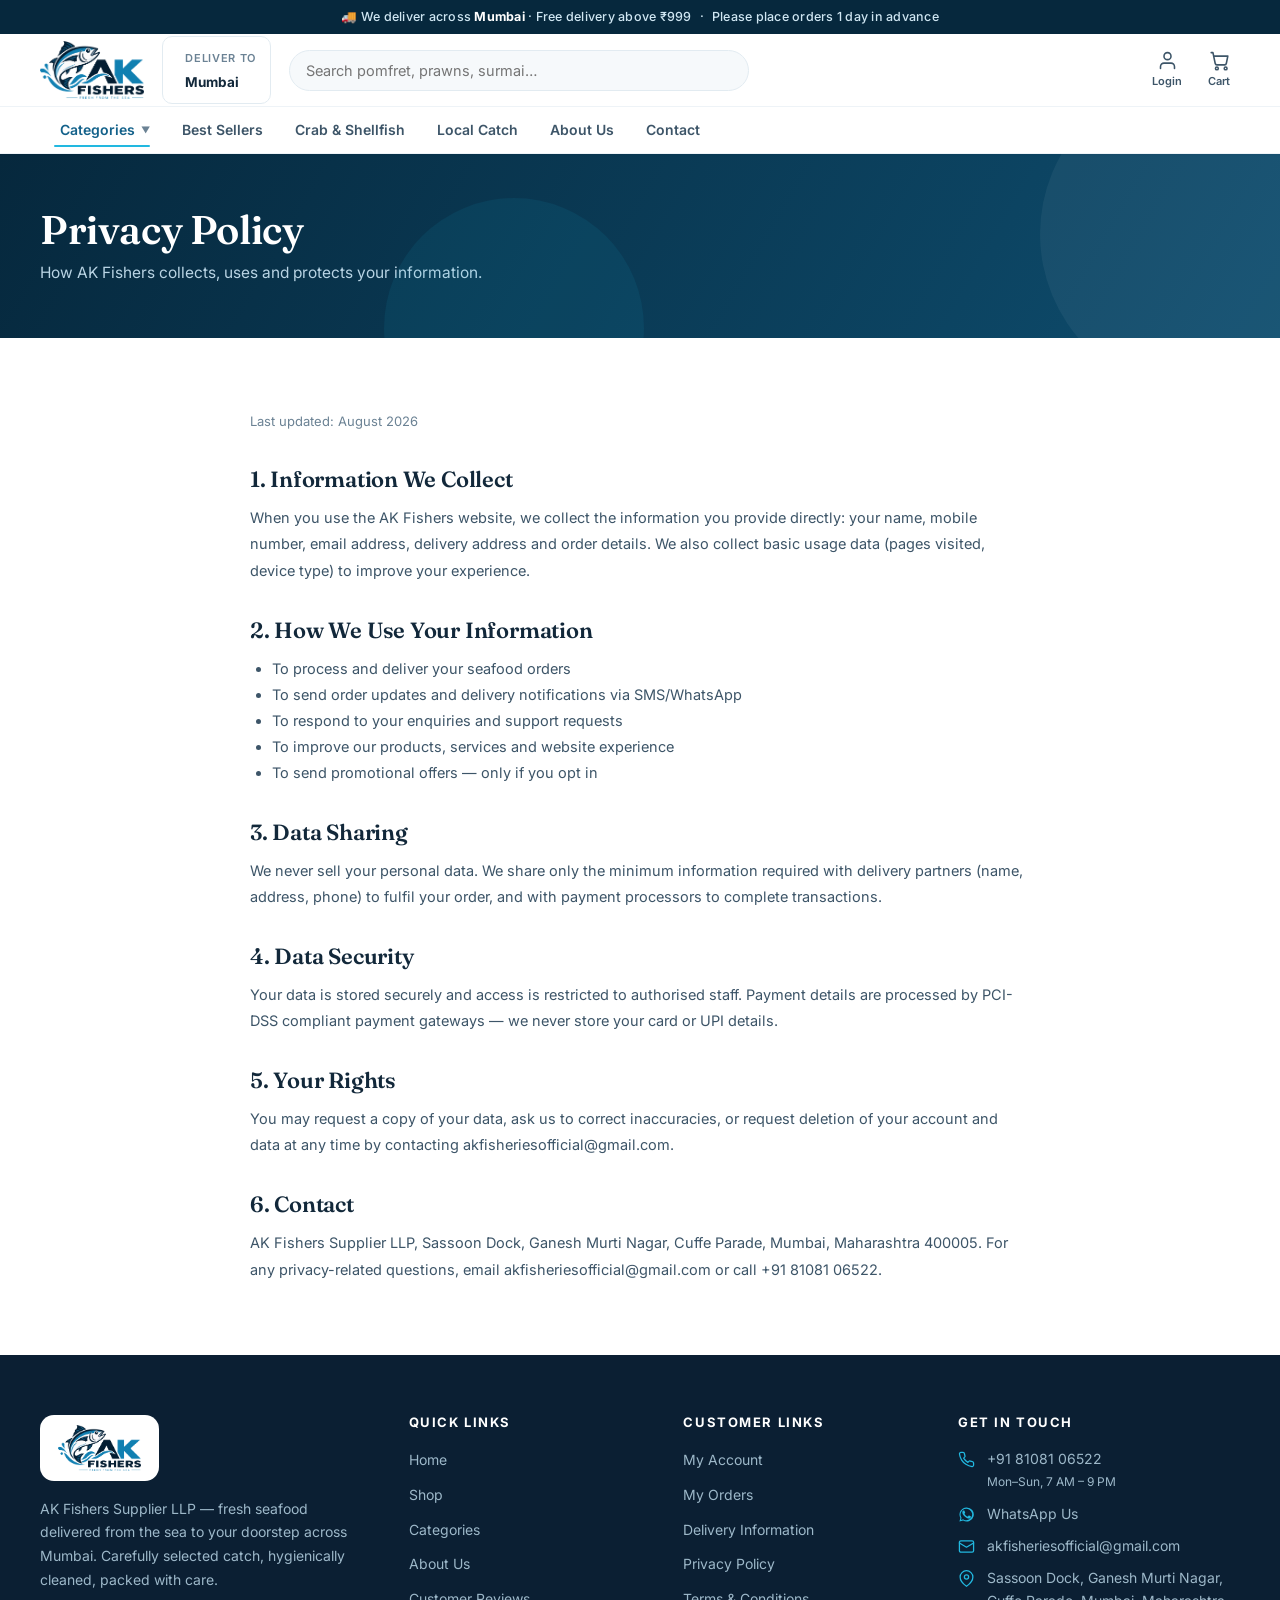
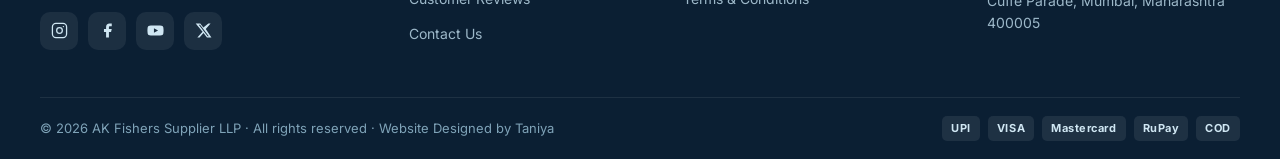
<file: privacy.html>
<!DOCTYPE html>
<html lang="en">
<head>
  <meta charset="UTF-8">
  <meta name="viewport" content="width=device-width, initial-scale=1.0">
  <link rel="canonical" href="https://akfishers.com/privacy">
  <meta name="robots" content="index, follow">
  <meta property="og:type" content="website">
  <meta property="og:site_name" content="AK Fishers">
  <meta property="og:locale" content="en_IN">
  <meta property="og:title" content="Privacy Policy — AK Fishers">
  <meta property="og:description" content="How AK Fishers Supplier LLP collects, uses and protects your information.">
  <meta property="og:url" content="https://akfishers.com/privacy">
  <meta property="og:image" content="https://akfishers.com/assets/images/og-image.png?v=33">
  <meta property="og:image:width" content="1200">
  <meta property="og:image:height" content="630">
  <meta name="twitter:card" content="summary_large_image">
  <meta name="twitter:title" content="Privacy Policy — AK Fishers">
  <meta name="twitter:description" content="How AK Fishers Supplier LLP collects, uses and protects your information.">
  <meta name="twitter:image" content="https://akfishers.com/assets/images/og-image.png?v=33">
  <title>Privacy Policy — AK Fishers</title>
  <meta name="description" content="How AK Fishers Supplier LLP collects, uses and protects your information.">
  <link rel="icon" type="image/png" href="/assets/images/favicon.png?v=33">
  <link rel="apple-touch-icon" href="/assets/images/apple-touch-icon.png?v=33">
  <link rel="preconnect" href="https://fonts.googleapis.com">
  <link rel="preconnect" href="https://fonts.gstatic.com" crossorigin>
  <link href="https://fonts.googleapis.com/css2?family=Fraunces:opsz,wght@9..144,500;9..144,600;9..144,700&family=Inter:wght@400;500;600;700;800&display=swap" rel="stylesheet">
  <link rel="stylesheet" href="styles/shared.css?v=33">
  <style>
    .legal { max-width: 780px; margin: 0 auto; }
    .legal h2 { font-size: 22px; margin: 34px 0 12px; }
    .legal p, .legal li { font-size: 14.5px; color: var(--ink-soft); line-height: 1.8; }
    .legal ul { list-style: disc; padding-left: 22px; margin: 10px 0; }
    .legal .updated { font-size: 13px; color: var(--muted); }
  </style>
</head>
<body>

  <header class="site-header"></header>

  <main>
    <section class="page-hero">
      <div class="container">
        <h1>Privacy Policy</h1>
        <p>How AK Fishers collects, uses and protects your information.</p>
      </div>
    </section>

    <section class="section">
      <div class="container">
        <div class="legal">
          <p class="updated">Last updated: August 2026</p>

          <h2>1. Information We Collect</h2>
          <p>When you use the AK Fishers website, we collect the information you provide directly: your name, mobile number, email address, delivery address and order details. We also collect basic usage data (pages visited, device type) to improve your experience.</p>

          <h2>2. How We Use Your Information</h2>
          <ul>
            <li>To process and deliver your seafood orders</li>
            <li>To send order updates and delivery notifications via SMS/WhatsApp</li>
            <li>To respond to your enquiries and support requests</li>
            <li>To improve our products, services and website experience</li>
            <li>To send promotional offers — only if you opt in</li>
          </ul>

          <h2>3. Data Sharing</h2>
          <p>We never sell your personal data. We share only the minimum information required with delivery partners (name, address, phone) to fulfil your order, and with payment processors to complete transactions.</p>

          <h2>4. Data Security</h2>
          <p>Your data is stored securely and access is restricted to authorised staff. Payment details are processed by PCI-DSS compliant payment gateways — we never store your card or UPI details.</p>

          <h2>5. Your Rights</h2>
          <p>You may request a copy of your data, ask us to correct inaccuracies, or request deletion of your account and data at any time by contacting akfisheriesofficial@gmail.com.</p>

          <h2>6. Contact</h2>
          <p>AK Fishers Supplier LLP, Sassoon Dock, Ganesh Murti Nagar, Cuffe Parade, Mumbai, Maharashtra 400005. For any privacy-related questions, email akfisheriesofficial@gmail.com or call +91 81081 06522.</p>
        </div>
      </div>
    </section>
  </main>

  <footer class="site-footer"></footer>

  <script src="scripts/products.js?v=33"></script>
  <script src="scripts/app.js?v=33"></script>
</body>
</html>
</file>
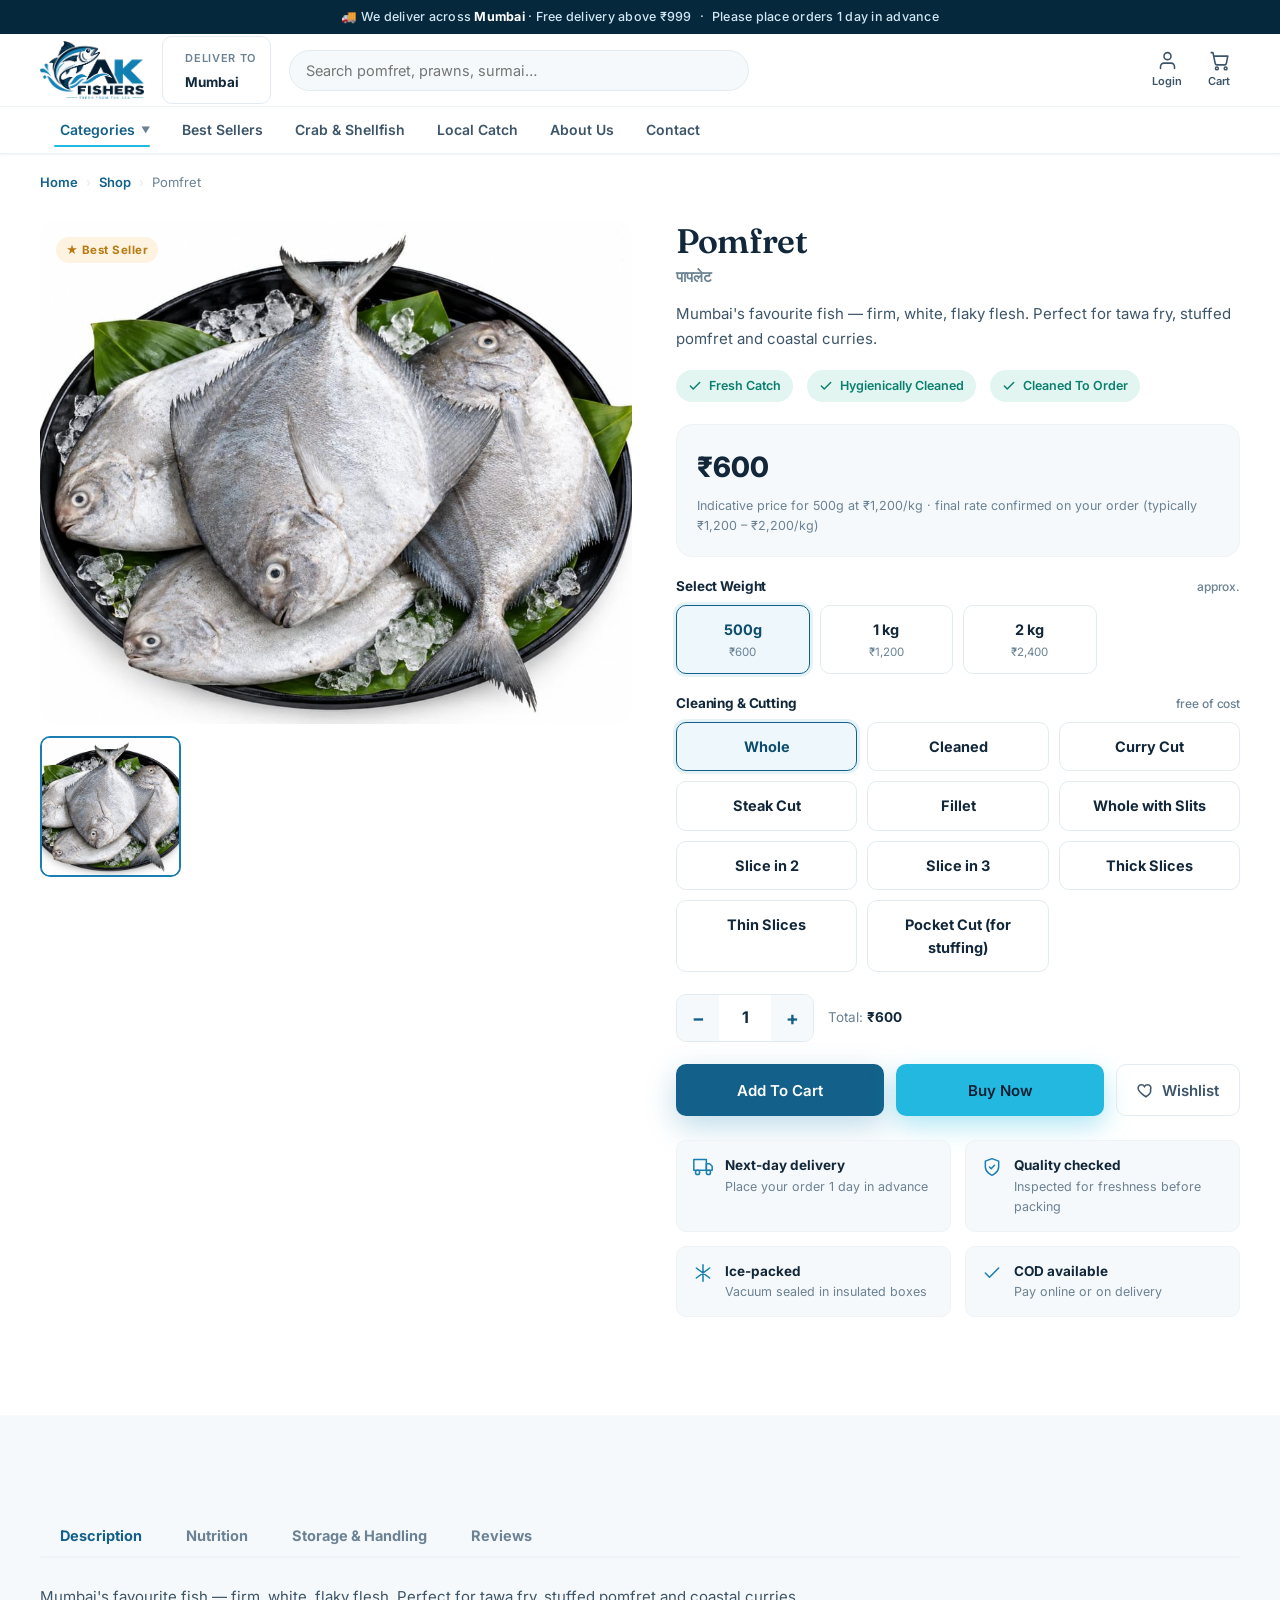
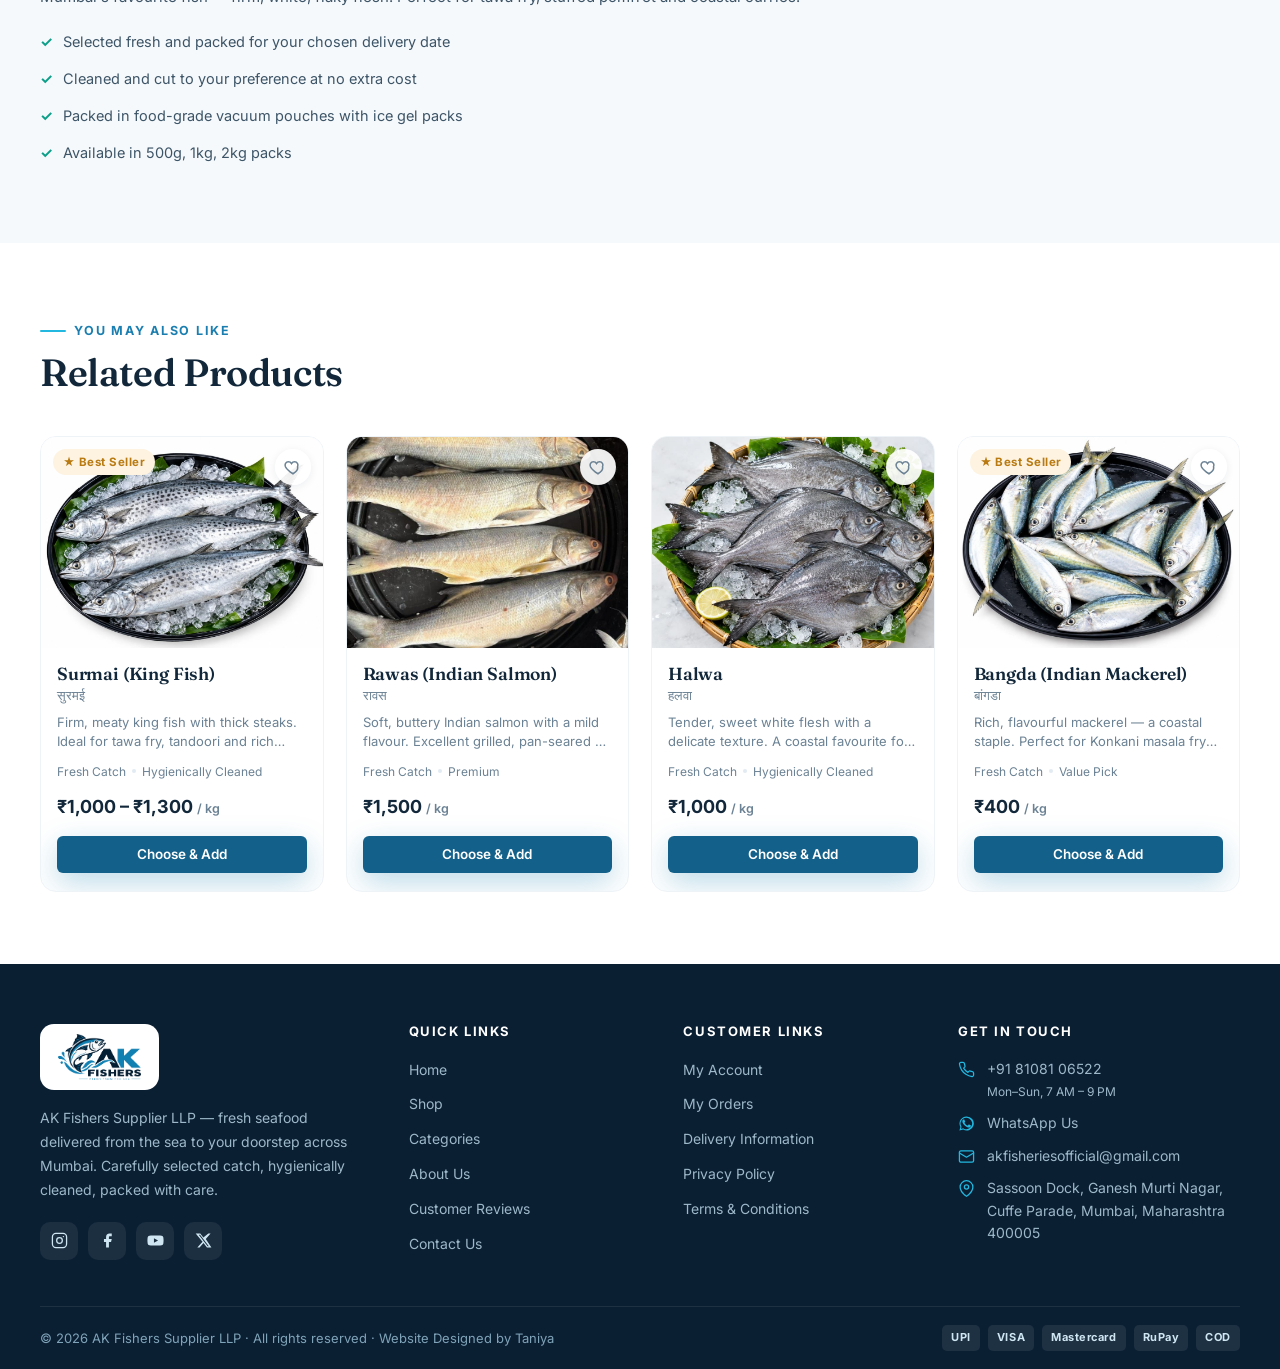
<file: product.html>
<!DOCTYPE html>
<html lang="en">
<head>
  <meta charset="UTF-8">
  <meta name="viewport" content="width=device-width, initial-scale=1.0">
  <link rel="canonical" href="https://akfishers.com/product">
  <meta name="robots" content="index, follow">
  <meta property="og:type" content="product">
  <meta property="og:site_name" content="AK Fishers">
  <meta property="og:locale" content="en_IN">
  <meta property="og:title" content="Fresh Seafood — AK Fishers">
  <meta property="og:description" content="Fresh seafood product details — choose weight, cleaning preference and order fresh delivery in Mumbai.">
  <meta property="og:url" content="https://akfishers.com/product">
  <meta property="og:image" content="https://akfishers.com/assets/images/og-image.png?v=33">
  <meta property="og:image:width" content="1200">
  <meta property="og:image:height" content="630">
  <meta name="twitter:card" content="summary_large_image">
  <meta name="twitter:title" content="Fresh Seafood — AK Fishers">
  <meta name="twitter:description" content="Fresh seafood product details — choose weight, cleaning preference and order fresh delivery in Mumbai.">
  <meta name="twitter:image" content="https://akfishers.com/assets/images/og-image.png?v=33">
  <title>Product — AK Fishers</title>
  <meta name="description" content="Fresh seafood product details — choose weight, cleaning preference and order fresh delivery in Mumbai.">
  <link rel="icon" type="image/png" href="/assets/images/favicon.png?v=33">
  <link rel="apple-touch-icon" href="/assets/images/apple-touch-icon.png?v=33">
  <link rel="preconnect" href="https://fonts.googleapis.com">
  <link rel="preconnect" href="https://fonts.gstatic.com" crossorigin>
  <link href="https://fonts.googleapis.com/css2?family=Fraunces:opsz,wght@9..144,500;9..144,600;9..144,700&family=Inter:wght@400;500;600;700;800&display=swap" rel="stylesheet">
  <link rel="stylesheet" href="styles/shared.css?v=33">
  <script type="application/ld+json" id="ld-product">{}</script>
  <script type="application/ld+json" id="ld-breadcrumb">{}</script>
</head>
<body>

  <header class="site-header"></header>

  <main>
    <div class="container">
      <div class="breadcrumbs" id="breadcrumbs">
        <a href="/">Home</a><span class="sep">›</span><a href="/shop">Shop</a><span class="sep">›</span><span id="bcProduct">Product</span>
      </div>
    </div>

    <section class="section" style="padding-top:10px">
      <div class="container">
        <div class="pd-layout" id="pdLayout"></div>
      </div>
    </section>

    <!-- Tabs -->
    <section class="section section--tint" style="padding-top:40px">
      <div class="container">
        <div class="pd-tabs">
          <div class="tabs-nav">
            <button class="active" data-tab="desc">Description</button>
            <button data-tab="nutrition">Nutrition</button>
            <button data-tab="storage">Storage &amp; Handling</button>
            <button data-tab="reviews">Reviews</button>
          </div>
          <div class="tab-panel active" id="tab-desc"></div>
          <div class="tab-panel" id="tab-nutrition"></div>
          <div class="tab-panel" id="tab-storage"></div>
          <div class="tab-panel" id="tab-reviews"></div>
        </div>
      </div>
    </section>

    <!-- Related -->
    <section class="section">
      <div class="container">
        <div class="section-head">
          <span class="eyebrow">You May Also Like</span>
          <h2>Related Products</h2>
        </div>
        <div class="product-grid" id="relatedGrid"></div>
      </div>
    </section>
  </main>

  <footer class="site-footer"></footer>

  <script src="scripts/products.js?v=33"></script>
  <script src="scripts/app.js?v=33"></script>
  <script>
    (function () {
      "use strict";

      var params = new URLSearchParams(window.location.search);
      var id = params.get("id") || "pomfret-black";
      var p = akfGetProduct(id);
      if (!p) { p = AKF_PRODUCTS[0]; id = p.id; }

      document.getElementById("bcProduct").textContent = p.name;

      /* -------- Per-product SEO: title, meta, canonical, OG, JSON-LD -------- */
      (function () {
        var SITE = "https://akfishers.com";
        var url = SITE + "/product?id=" + encodeURIComponent(id);
        var img = akfOgImage(p.img);
        var priceLabel = p.priceOnRequest ? "on request" : (p.priceMax && p.priceMax > p.price)
          ? akfFormatINR(p.price) + " – " + akfFormatINR(p.priceMax) + " / kg"
          : akfFormatINR(p.price) + " / kg";
        var clean = function (s) { return String(s || "").replace(/\s+/g, " ").trim(); };
        var catName = (AKF_CATEGORIES.find(function (c) { return c.id === p.category; }) || {}).name || p.category;

        var seoTitle = "Buy Fresh " + p.name + " Online in Mumbai | AK Fishers";
        var seoDesc = clean(p.desc + " Order " + p.name + " (" + p.marathi +
          ") online from AK Fishers — hygienically cleaned and cut free of cost, delivered fresh across Mumbai. " + (p.priceOnRequest ? "Price on request." : "Indicative price " + priceLabel + "."));

        document.title = seoTitle;

        function setMeta(attr, key, val) {
          var el = document.head.querySelector("meta[" + attr + '="' + key + '"]');
          if (!el) { el = document.createElement("meta"); el.setAttribute(attr, key); document.head.appendChild(el); }
          el.setAttribute("content", val);
        }
        setMeta("name", "description", seoDesc);
        setMeta("property", "og:title", seoTitle);
        setMeta("property", "og:description", seoDesc);
        setMeta("property", "og:url", url);
        setMeta("property", "og:image", img);
        setMeta("name", "twitter:title", seoTitle);
        setMeta("name", "twitter:description", seoDesc);
        setMeta("name", "twitter:image", img);

        var canon = document.querySelector('link[rel="canonical"]');
        if (canon) canon.setAttribute("href", url);

        var productLd = {
          "@context": "https://schema.org",
          "@type": "Product",
          "name": p.name,
          "description": clean(p.desc),
          "image": [img],
          "sku": id,
          "category": catName,
          "brand": { "@type": "Brand", "name": "AK Fishers" },
          "offers": p.priceOnRequest ? undefined : {
            "@type": "AggregateOffer",
            "priceCurrency": "INR",
            "lowPrice": p.price,
            "highPrice": p.priceMax || p.price,
            "offerCount": (p.weights || []).length || 1,
            "availability": p.stock > 0 ? "https://schema.org/InStock" : "https://schema.org/OutOfStock",
            "url": url,
            "seller": { "@type": "Organization", "name": "AK Fishers Supplier LLP" }
          }
        };
        var breadcrumbLd = {
          "@context": "https://schema.org",
          "@type": "BreadcrumbList",
          "itemListElement": [
            { "@type": "ListItem", "position": 1, "name": "Home", "item": SITE + "/" },
            { "@type": "ListItem", "position": 2, "name": "Shop", "item": SITE + "/shop" },
            { "@type": "ListItem", "position": 3, "name": p.name, "item": url }
          ]
        };
        document.getElementById("ld-product").textContent = JSON.stringify(productLd);
        document.getElementById("ld-breadcrumb").textContent = JSON.stringify(breadcrumbLd);
      })();

      var selWeight = p.weights.indexOf(500) > -1 ? 500 : (p.weights[0] || 500);
      var selCut = p.cuts[0];
      var qty = 1;
      var mainImg = p.img;

      function unitPrice() {
        return selWeight ? p.price * (selWeight / 1000) : p.price;
      }

      function render() {
        var layout = document.getElementById("pdLayout");
        var price = unitPrice();
        var oldPrice = p.oldPrice ? p.oldPrice * (selWeight / 1000) : 0;

        layout.innerHTML =
          '<div class="pd-gallery">' +
            '<div class="pd-main-img">' +
              '<div class="pd-badges">' + akfBadgeHTML(p) + '</div>' +
              '<img src="' + mainImg + '" alt="' + p.name + '" id="mainImg">' +
            '</div>' +
            '<div class="pd-thumbs">' +
              p.gallery.map(function (g, i) {
                return '<button class="' + (g === mainImg ? "active" : "") + '" data-img="' + g + '"><img src="' + g + '" alt=""></button>';
              }).join("") +
            '</div>' +
          '</div>' +

          '<div class="pd-info">' +
            '<h1>' + akfEscapeHTML(p.name) + '</h1>' +
            '<div class="pd-marathi">' + akfEscapeHTML(p.marathi) + '</div>' +
            (p.reviews > 0
              ? '<div class="pd-rating"><span class="stars">' + akfStars(p.rating) + '</span>' +
                '<span class="r-num">' + p.rating + '</span>' +
                '<span class="r-count">(' + p.reviews + ' reviews)</span></div>'
              : '') +
            '<p class="pd-desc">' + akfEscapeHTML(p.desc) + '</p>' +
            '<ul class="pd-fresh">' +
              p.tags.map(function (t) { return '<li><svg viewBox="0 0 24 24" fill="none" stroke="currentColor" stroke-width="2.5" stroke-linecap="round" stroke-linejoin="round"><path d="M20 6L9 17l-5-5"/></svg> ' + t + '</li>'; }).join("") +
              '<li><svg viewBox="0 0 24 24" fill="none" stroke="currentColor" stroke-width="2.5" stroke-linecap="round" stroke-linejoin="round"><path d="M20 6L9 17l-5-5"/></svg> Cleaned To Order</li>' +
            '</ul>' +

            (p.priceOnRequest ? '<div class="pd-price-block"><div class="pp-row"><span class="pp-now">Price on request</span></div><div class="pp-note">Message us for the current rate — we will confirm the price and availability for you.</div></div>' : '') +
            (p.priceOnRequest ? '' : '<div class="pd-price-block">' +
              '<div class="pp-row">' +
                '<span class="pp-now">' + akfFormatINR(price) + '</span>' +
                (oldPrice ? '<span class="pp-old">' + akfFormatINR(oldPrice) + '</span><span class="pp-save">Save ' + akfFormatINR(oldPrice - price) + '</span>' : '') +
              '</div>' +
              '<div class="pp-note">' + (selWeight ? 'Indicative price for ' + (selWeight >= 1000 ? (selWeight / 1000) + 'kg' : selWeight + 'g') + ' at ' + akfFormatINR(p.price) + '/kg · ' : '') + 'final rate confirmed on your order (typically ' + akfFormatINR(p.price) + ' – ' + akfFormatINR(p.priceMax || p.price) + '/kg)</div>' +
            '</div>') +

            '<div class="option-block">' +
              '<h4>Select Weight <span class="ob-hint">approx.</span></h4>' +
              '<div class="option-grid">' +
                p.weights.map(function (w) {
                  return '<div class="option-pill ' + (w === selWeight ? "active" : "") + '" data-weight="' + w + '">' +
                    '<div class="op-main">' + (w >= 1000 ? (w / 1000) + " kg" : w + "g") + '</div>' +
                    (p.priceOnRequest ? '' : '<div class="op-sub">' + akfFormatINR(p.price * (w / 1000)) + '</div>') +
                  '</div>';
                }).join("") +
              '</div>' +
            '</div>' +

            '<div class="option-block">' +
              '<h4>Cleaning &amp; Cutting <span class="ob-hint">free of cost</span></h4>' +
              '<div class="option-grid option-grid--cut">' +
                p.cuts.map(function (c) {
                  return '<div class="option-pill ' + (c === selCut ? "active" : "") + '" data-cut="' + c + '">' +
                    '<div class="op-main">' + c + '</div>' +
                  '</div>';
                }).join("") +
              '</div>' +
            '</div>' +

            (p.priceOnRequest ? '' : '<div class="qty-row">' +
              '<div class="qty-stepper">' +
                '<button data-qty="-1" aria-label="Decrease">−</button>' +
                '<span class="qty-val" id="qtyVal">' + qty + '</span>' +
                '<button data-qty="1" aria-label="Increase">+</button>' +
              '</div>' +
              '<span class="text-muted" style="font-size:13.5px">Total: <b id="totalPrice" style="color:var(--ink)">' + akfFormatINR(price * qty) + '</b></span>' +
            '</div>') +

            '<div class="pd-ctas">' +
              (p.priceOnRequest
                ? '<a class="btn btn--primary" href="' + akfAskPriceLink(p) + '" target="_blank" rel="noopener">Ask for price on WhatsApp</a>' +
                  '<a class="btn btn--aqua" href="tel:+918108106522">Call +91 81081 06522</a>'
                : '<button class="btn btn--primary" id="addToCart">Add To Cart</button>' +
                  '<button class="btn btn--aqua" id="buyNow">Buy Now</button>') +
              '<button class="btn btn--ghost" id="wishBtn">' +
                '<svg viewBox="0 0 24 24" fill="' + (AKF_WISH.has(p.id) ? "currentColor" : "none") + '" stroke="currentColor" stroke-width="2" style="width:18px;height:18px"><path d="M12 21s-7.5-4.7-10-9.3C.6 8.6 2.4 5 5.8 5c2 0 3.4 1 4.2 2.4C10.8 6 12.2 5 14.2 5c3.4 0 5.2 3.6 3.8 6.7C19.5 16.3 12 21 12 21z"/></svg>' +
                '<span>Wishlist</span>' +
              '</button>' +
            '</div>' +

            '<div class="pd-info-cards">' +
              '<div class="pd-info-card"><svg viewBox="0 0 24 24" fill="none" stroke="currentColor" stroke-width="1.8" stroke-linecap="round" stroke-linejoin="round"><path d="M1 3h15v13H1z"/><path d="M16 8h4l3 3v5h-7V8z"/><circle cx="5.5" cy="18.5" r="2.5"/><circle cx="18.5" cy="18.5" r="2.5"/></svg><span><b>Next-day delivery</b><span>Place your order 1 day in advance</span></span></div>' +
              '<div class="pd-info-card"><svg viewBox="0 0 24 24" fill="none" stroke="currentColor" stroke-width="1.8" stroke-linecap="round" stroke-linejoin="round"><path d="M12 22s8-3.5 8-10V5l-8-3-8 3v7c0 6.5 8 10 8 10z"/><path d="M9 12l2 2 4-4"/></svg><span><b>Quality checked</b><span>Inspected for freshness before packing</span></span></div>' +
              '<div class="pd-info-card"><svg viewBox="0 0 24 24" fill="none" stroke="currentColor" stroke-width="1.8" stroke-linecap="round" stroke-linejoin="round"><path d="M12 2v20M4 6l16 12M20 6L4 18"/></svg><span><b>Ice-packed</b><span>Vacuum sealed in insulated boxes</span></span></div>' +
              '<div class="pd-info-card"><svg viewBox="0 0 24 24" fill="none" stroke="currentColor" stroke-width="1.8" stroke-linecap="round" stroke-linejoin="round"><path d="M20 6L9 17l-5-5"/></svg><span><b>COD available</b><span>Pay online or on delivery</span></span></div>' +
            '</div>' +
          '</div>';

        // Tabs content
        document.getElementById("tab-desc").innerHTML =
          '<p>' + p.desc + '</p>' +
          '<ul>' +
            '<li>Selected fresh and packed for your chosen delivery date</li>' +
            '<li>Cleaned and cut to your preference at no extra cost</li>' +
            '<li>Packed in food-grade vacuum pouches with ice gel packs</li>' +
            '<li>Available in ' + p.weights.map(function (w) { return w >= 1000 ? (w / 1000) + "kg" : w + "g"; }).join(", ") + ' packs</li>' +
          '</ul>';

        document.getElementById("tab-nutrition").innerHTML =
          '<p>Nutritional highlights (per 100g serving):</p>' +
          '<ul>' + p.nutrition.map(function (n) { return "<li>" + n + "</li>"; }).join("") + '</ul>';

        document.getElementById("tab-storage").innerHTML =
          '<p>' + p.storage + '</p>' +
          '<ul>' +
            '<li>Keep chilled at 0–4°C until cooking</li>' +
            '<li>Do not refreeze after thawing</li>' +
            '<li>Rinse with cold water before cooking</li>' +
          '</ul>';

        document.getElementById("tab-reviews").innerHTML =
          '<p style="margin-bottom:18px">What customers say about AK Fishers:</p>' +
          '<div class="testi-grid">' +
          AKF_TESTIMONIALS.map(function (r) {
            return '<div class="testi-card">' +
              '<div class="t-stars">' + akfStars(r.rating) + '</div>' +
              '<p class="t-text">' + akfEscapeHTML(r.text) + '</p>' +
              '<div class="t-person"><span class="t-avatar">' + akfEscapeHTML(r.name.charAt(0)) + '</span>' +
              '<span><span class="t-name">' + akfEscapeHTML(r.name) + '</span><br><span class="t-area">' + akfEscapeHTML(r.area) + '</span></span>' +
              '<span class="t-verified" style="margin-left:auto"><svg viewBox="0 0 24 24" fill="none" stroke="currentColor" stroke-width="2.5" stroke-linecap="round" stroke-linejoin="round"><path d="M20 6L9 17l-5-5"/></svg> Verified</span></div>' +
            '</div>';
          }).join("") + '</div>';

        // Related
        var related = AKF_PRODUCTS.filter(function (x) { return x.category === p.category && x.id !== p.id; })
          .concat(AKF_PRODUCTS.filter(function (x) { return x.category !== p.category; }))
          .slice(0, 4);
        document.getElementById("relatedGrid").innerHTML = related.map(akfProductCardHTML).join("");

        bindEvents();
      }

      function bindEvents() {
        // Thumbs
        document.querySelectorAll(".pd-thumbs button").forEach(function (b) {
          b.addEventListener("click", function () {
            mainImg = b.getAttribute("data-img");
            document.getElementById("mainImg").src = mainImg;
            document.querySelectorAll(".pd-thumbs button").forEach(function (x) { x.classList.remove("active"); });
            b.classList.add("active");
          });
        });

        // Weight
        document.querySelectorAll("[data-weight]").forEach(function (el) {
          el.addEventListener("click", function () {
            selWeight = parseInt(el.getAttribute("data-weight"), 10);
            document.querySelectorAll("[data-weight]").forEach(function (x) { x.classList.remove("active"); });
            el.classList.add("active");
            updatePrice();
          });
        });

        // Cut
        document.querySelectorAll("[data-cut]").forEach(function (el) {
          el.addEventListener("click", function () {
            selCut = el.getAttribute("data-cut");
            document.querySelectorAll("[data-cut]").forEach(function (x) { x.classList.remove("active"); });
            el.classList.add("active");
          });
        });

        // Qty
        document.querySelectorAll("[data-qty]").forEach(function (b) {
          b.addEventListener("click", function () {
            qty = Math.max(1, qty + parseInt(b.getAttribute("data-qty"), 10));
            document.getElementById("qtyVal").textContent = qty;
            updatePrice();
          });
        });

        // Add to cart
        var addBtn = document.getElementById("addToCart");
        if (addBtn) addBtn.addEventListener("click", function () {
          AKF_CART.add(p.id, selWeight, selCut, qty);
          AKF_TOAST(p.name + " (" + (selWeight >= 1000 ? selWeight / 1000 + "kg" : selWeight + "g") + ", " + selCut + ") added to cart", "success");
        });

        // Buy now
        var buyBtn = document.getElementById("buyNow");
        if (buyBtn) buyBtn.addEventListener("click", function () {
          AKF_CART.add(p.id, selWeight, selCut, qty);
          window.location.href = "/checkout";
        });

        // Wishlist
        document.getElementById("wishBtn").addEventListener("click", function () {
          var active = AKF_WISH.toggle(p.id);
          this.querySelector("svg").setAttribute("fill", active ? "currentColor" : "none");
          AKF_TOAST(active ? "Added to wishlist" : "Removed from wishlist", active ? "success" : "info");
        });
      }

      function updatePrice() {
        if (p.priceOnRequest) return;
        var price = unitPrice();
        document.querySelector(".pp-now").innerHTML = akfFormatINR(price);
        var oldEl = document.querySelector(".pp-old");
        if (oldEl) oldEl.textContent = akfFormatINR(p.oldPrice * (selWeight / 1000));
        var saveEl = document.querySelector(".pp-save");
        if (saveEl) saveEl.textContent = "Save " + akfFormatINR(p.oldPrice * (selWeight / 1000) - price);
        document.querySelector(".pp-note").textContent = "Indicative price for " + (selWeight >= 1000 ? (selWeight / 1000) + "kg" : selWeight + "g") + " at " + akfFormatINR(p.price) + "/kg · final rate confirmed on your order (typically " + akfFormatINR(p.price) + " – " + akfFormatINR(p.priceMax || p.price) + "/kg)";
        document.getElementById("totalPrice").textContent = akfFormatINR(price * qty);
      }

      // Tabs
      document.querySelectorAll(".tabs-nav button").forEach(function (b) {
        b.addEventListener("click", function () {
          document.querySelectorAll(".tabs-nav button").forEach(function (x) { x.classList.remove("active"); });
          b.classList.add("active");
          document.querySelectorAll(".tab-panel").forEach(function (x) { x.classList.remove("active"); });
          document.getElementById("tab-" + b.getAttribute("data-tab")).classList.add("active");
        });
      });

      render();
    })();
  </script>
</body>
</html>
</file>
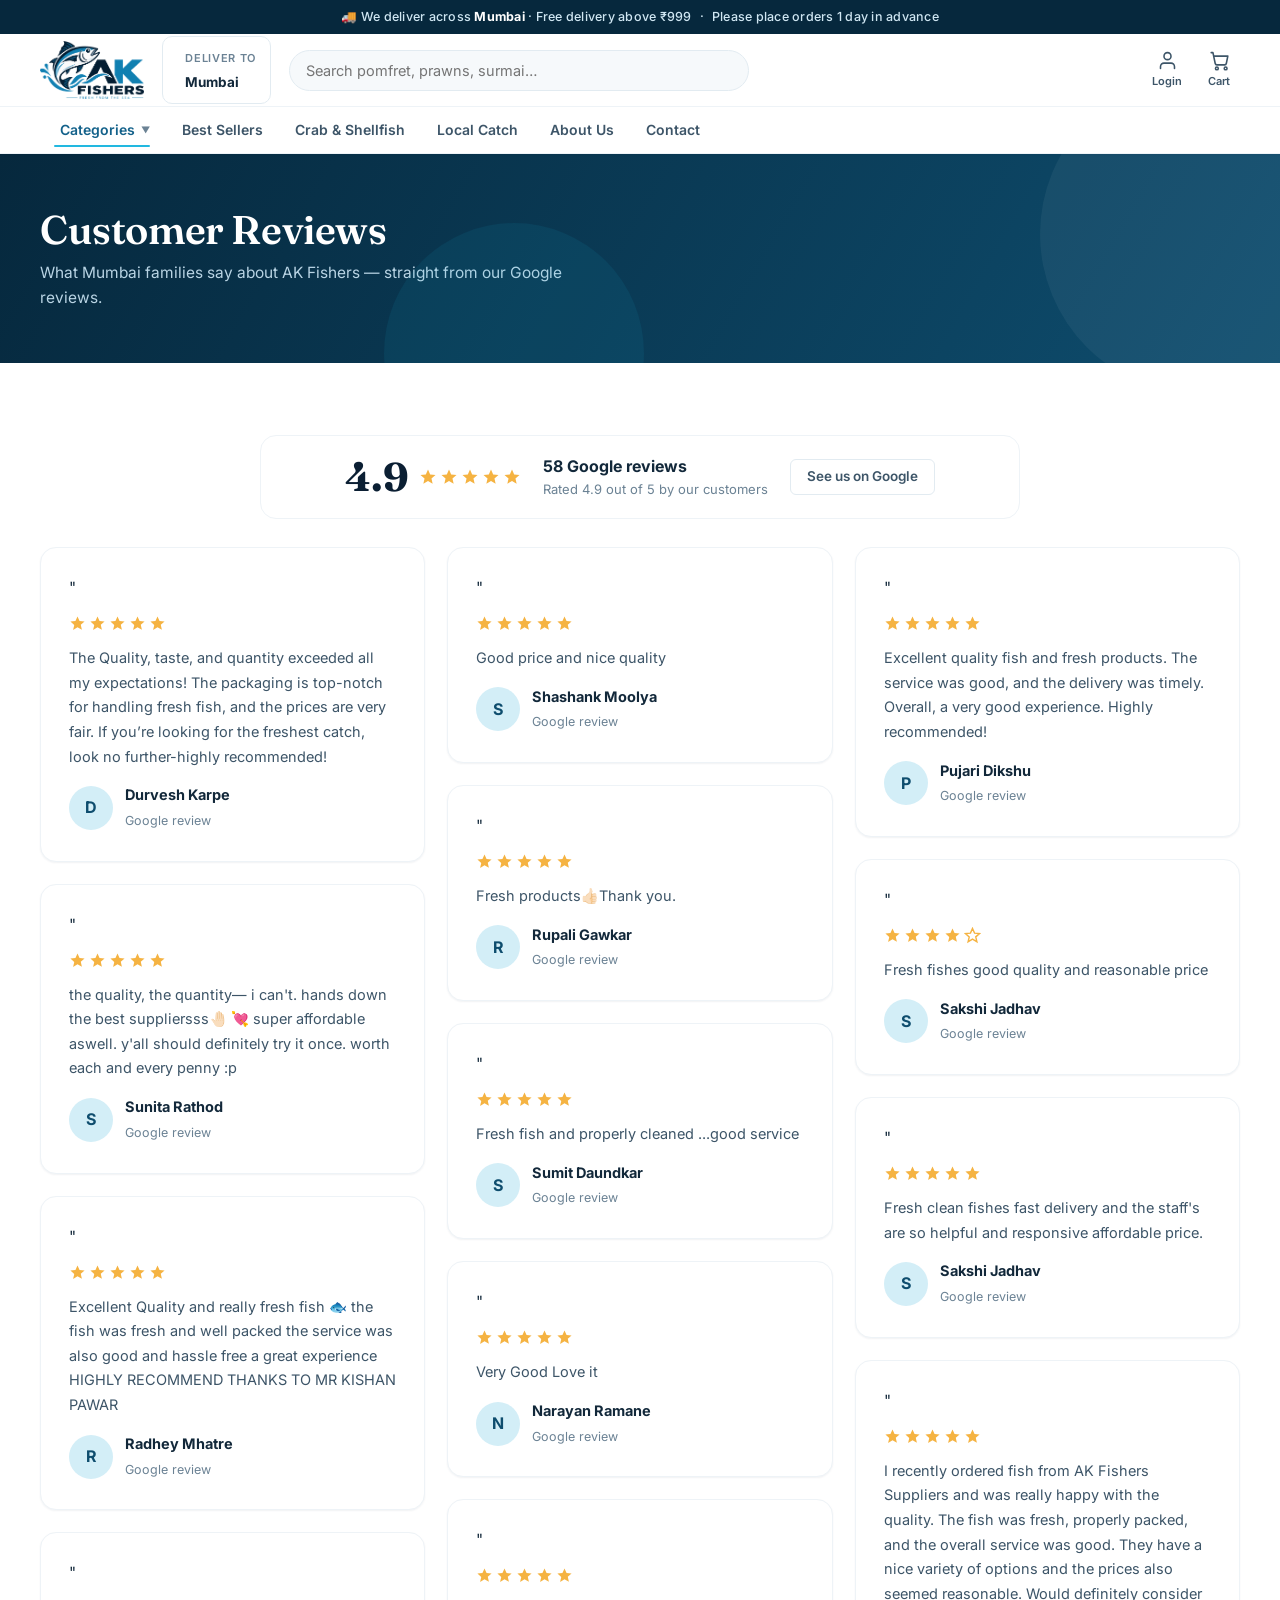
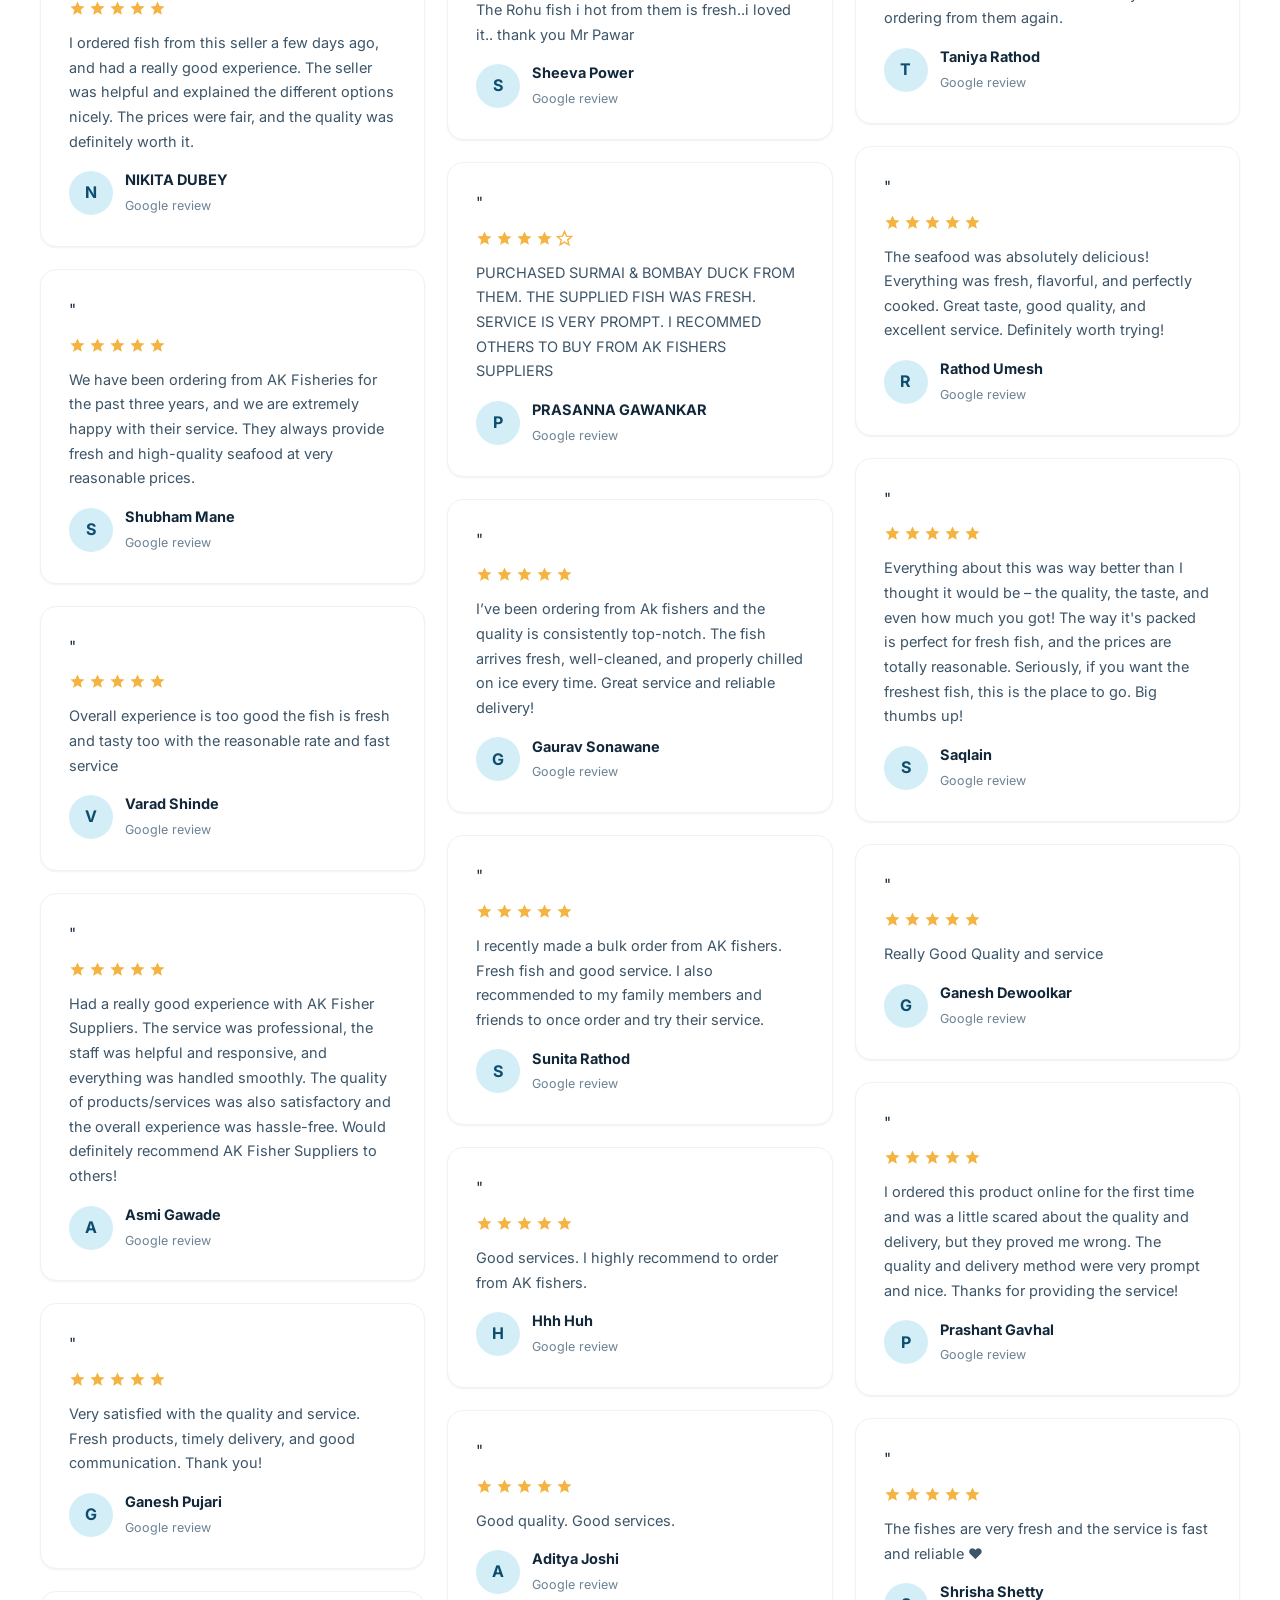
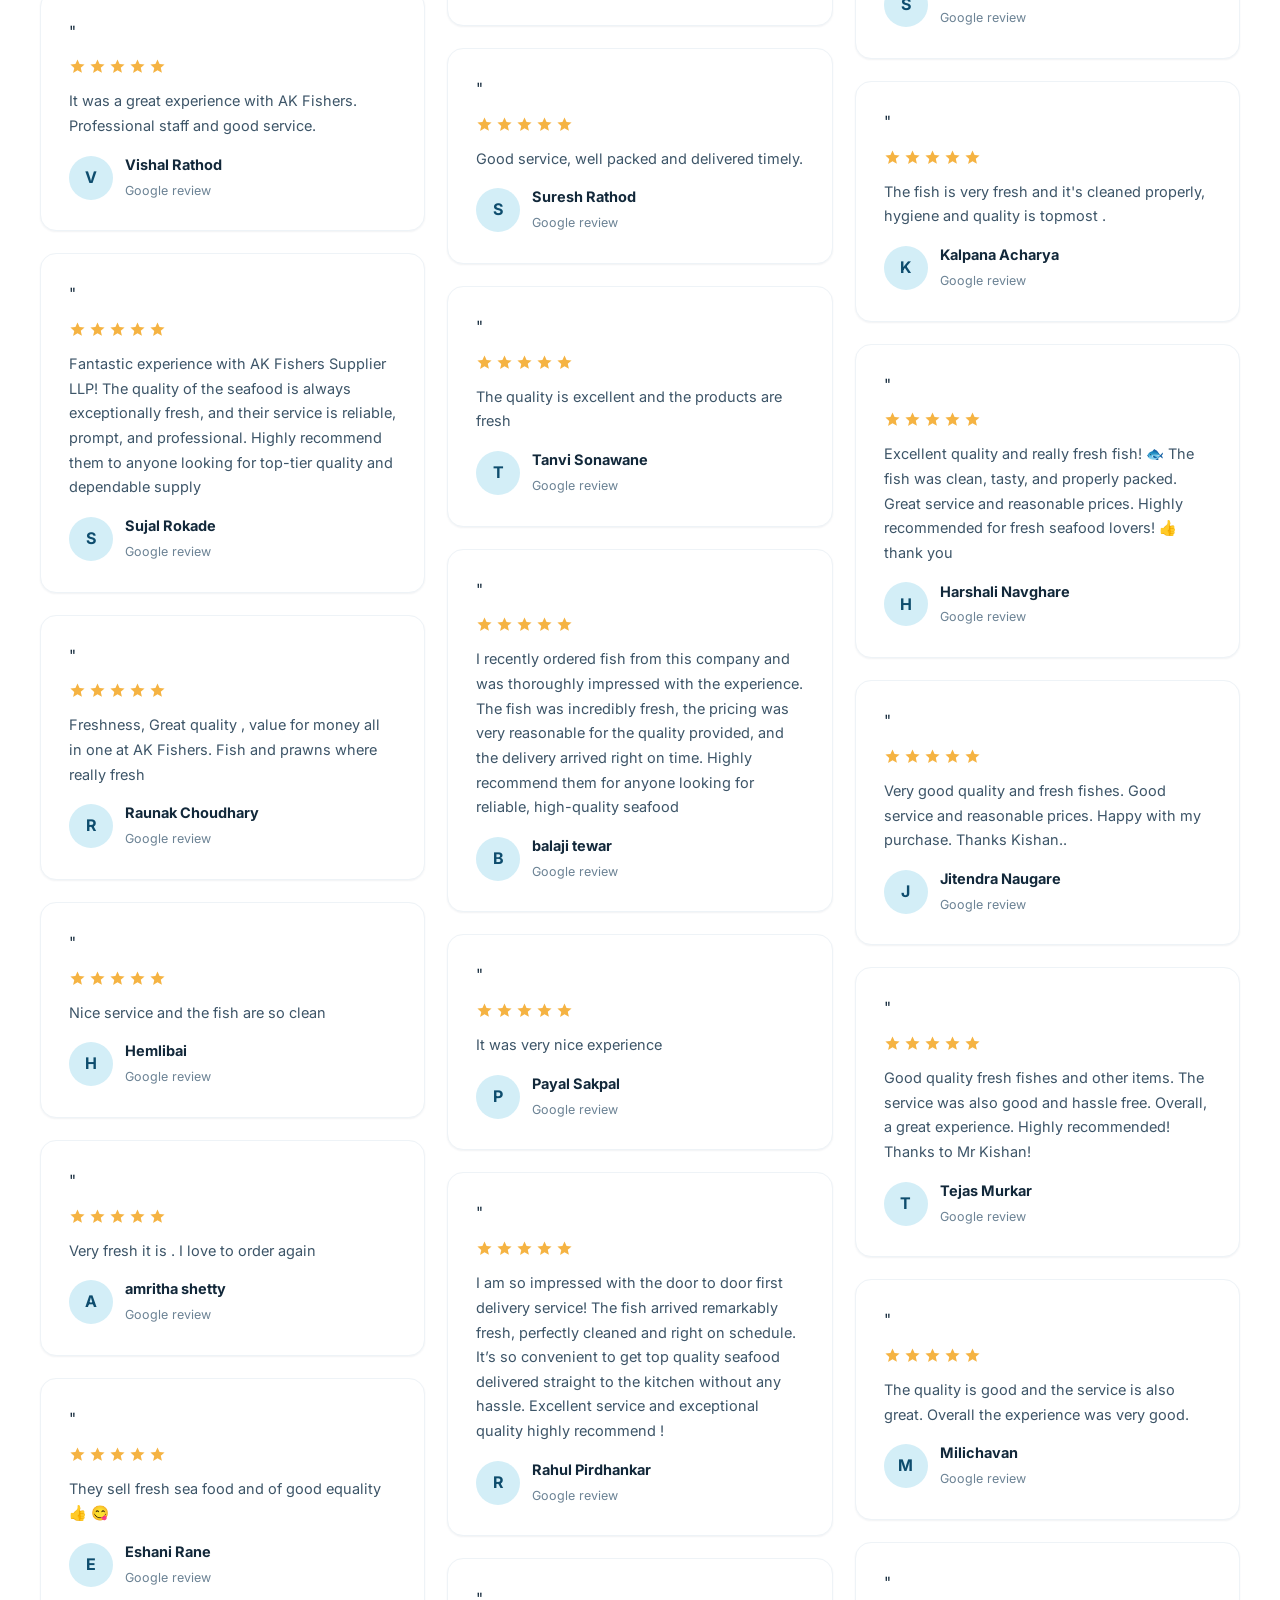
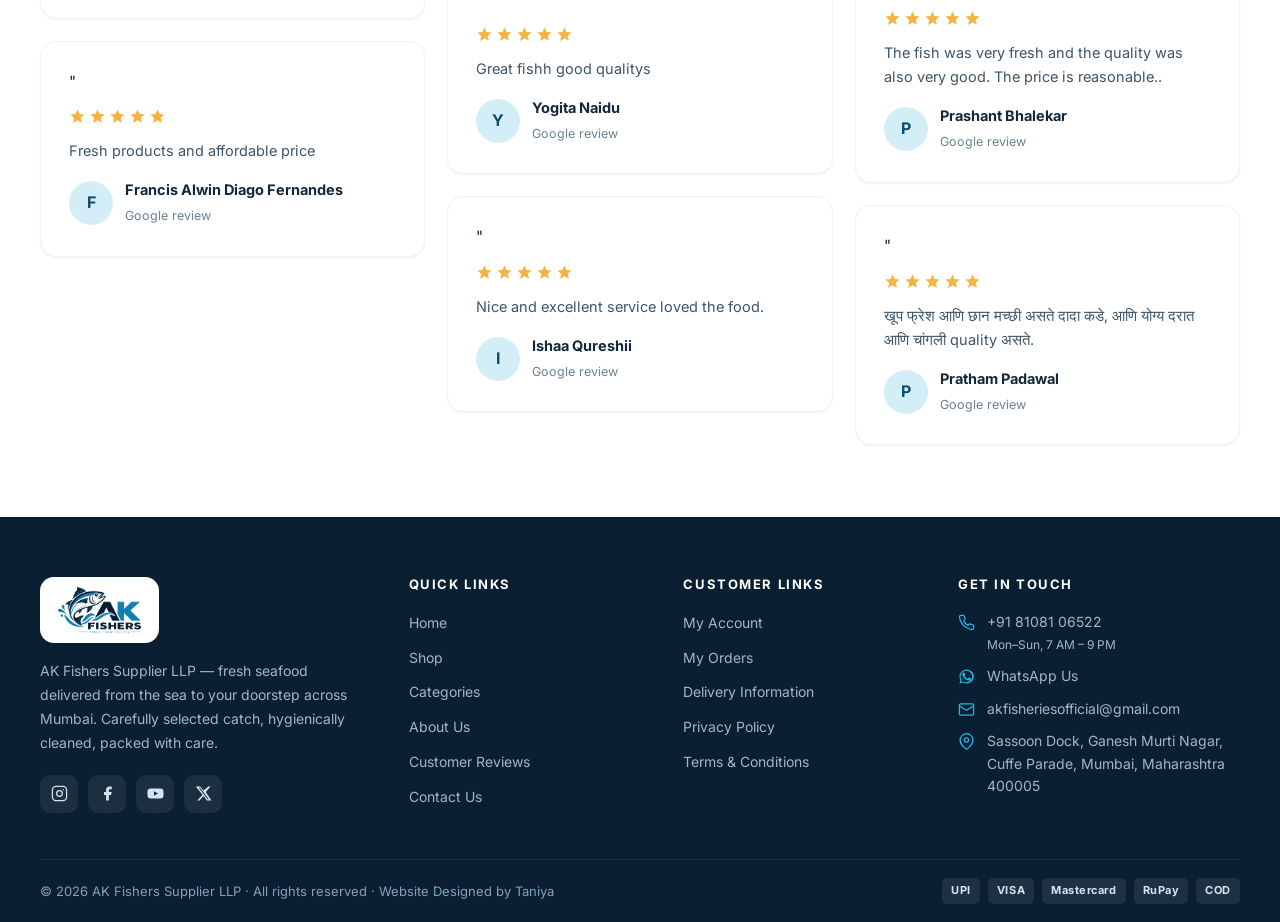
<file: reviews.html>
<!DOCTYPE html>
<html lang="en">
<head>
  <meta charset="UTF-8">
  <meta name="viewport" content="width=device-width, initial-scale=1.0">
  <link rel="canonical" href="https://akfishers.com/reviews">
  <meta name="robots" content="index, follow">
  <meta property="og:type" content="website">
  <meta property="og:site_name" content="AK Fishers">
  <meta property="og:locale" content="en_IN">
  <meta property="og:title" content="Customer Reviews — AK Fishers">
  <meta property="og:description" content="Read what customers say about AK Fishers — 58 Google reviews, rated 4.9 out of 5 for fresh seafood and reliable delivery in Mumbai.">
  <meta property="og:url" content="https://akfishers.com/reviews">
  <meta property="og:image" content="https://akfishers.com/assets/images/og-image.png?v=33">
  <meta property="og:image:width" content="1200">
  <meta property="og:image:height" content="630">
  <meta name="twitter:card" content="summary_large_image">
  <meta name="twitter:title" content="Customer Reviews — AK Fishers">
  <meta name="twitter:description" content="Read what customers say about AK Fishers — 58 Google reviews, rated 4.9 out of 5 for fresh seafood and reliable delivery in Mumbai.">
  <meta name="twitter:image" content="https://akfishers.com/assets/images/og-image.png?v=33">
  <title>Customer Reviews — AK Fishers</title>
  <meta name="description" content="Read what customers say about AK Fishers — 58 Google reviews, rated 4.9 out of 5 for fresh seafood and reliable delivery in Mumbai.">
  <link rel="icon" type="image/png" href="/assets/images/favicon.png?v=33">
  <link rel="apple-touch-icon" href="/assets/images/apple-touch-icon.png?v=33">
  <link rel="preconnect" href="https://fonts.googleapis.com">
  <link rel="preconnect" href="https://fonts.gstatic.com" crossorigin>
  <link href="https://fonts.googleapis.com/css2?family=Fraunces:opsz,wght@9..144,500;9..144,600;9..144,700&family=Inter:wght@400;500;600;700;800&display=swap" rel="stylesheet">
  <link rel="stylesheet" href="styles/shared.css?v=33">
  </head>
<body>

  <header class="site-header"></header>

  <main>
    <section class="page-hero">
      <div class="container">
        <h1>Customer Reviews</h1>
        <p>What Mumbai families say about AK Fishers — straight from our Google reviews.</p>
      </div>
    </section>

    <section class="section">
      <div class="container">
        <div id="rvSummary"></div>
        <div class="rv-grid" id="rvGrid"></div>
      </div>
    </section>
  </main>

  <footer class="site-footer"></footer>

  <script src="scripts/products.js?v=33"></script>
  <script src="scripts/reviews.js?v=33"></script>
  <script src="scripts/app.js?v=33"></script>
  <script>
    document.getElementById("rvSummary").innerHTML = akfReviewsSummaryHTML(false);
    document.getElementById("rvGrid").innerHTML = AKF_REVIEWS.map(akfReviewCardHTML).join("");
  </script>
</body>
</html>
</file>
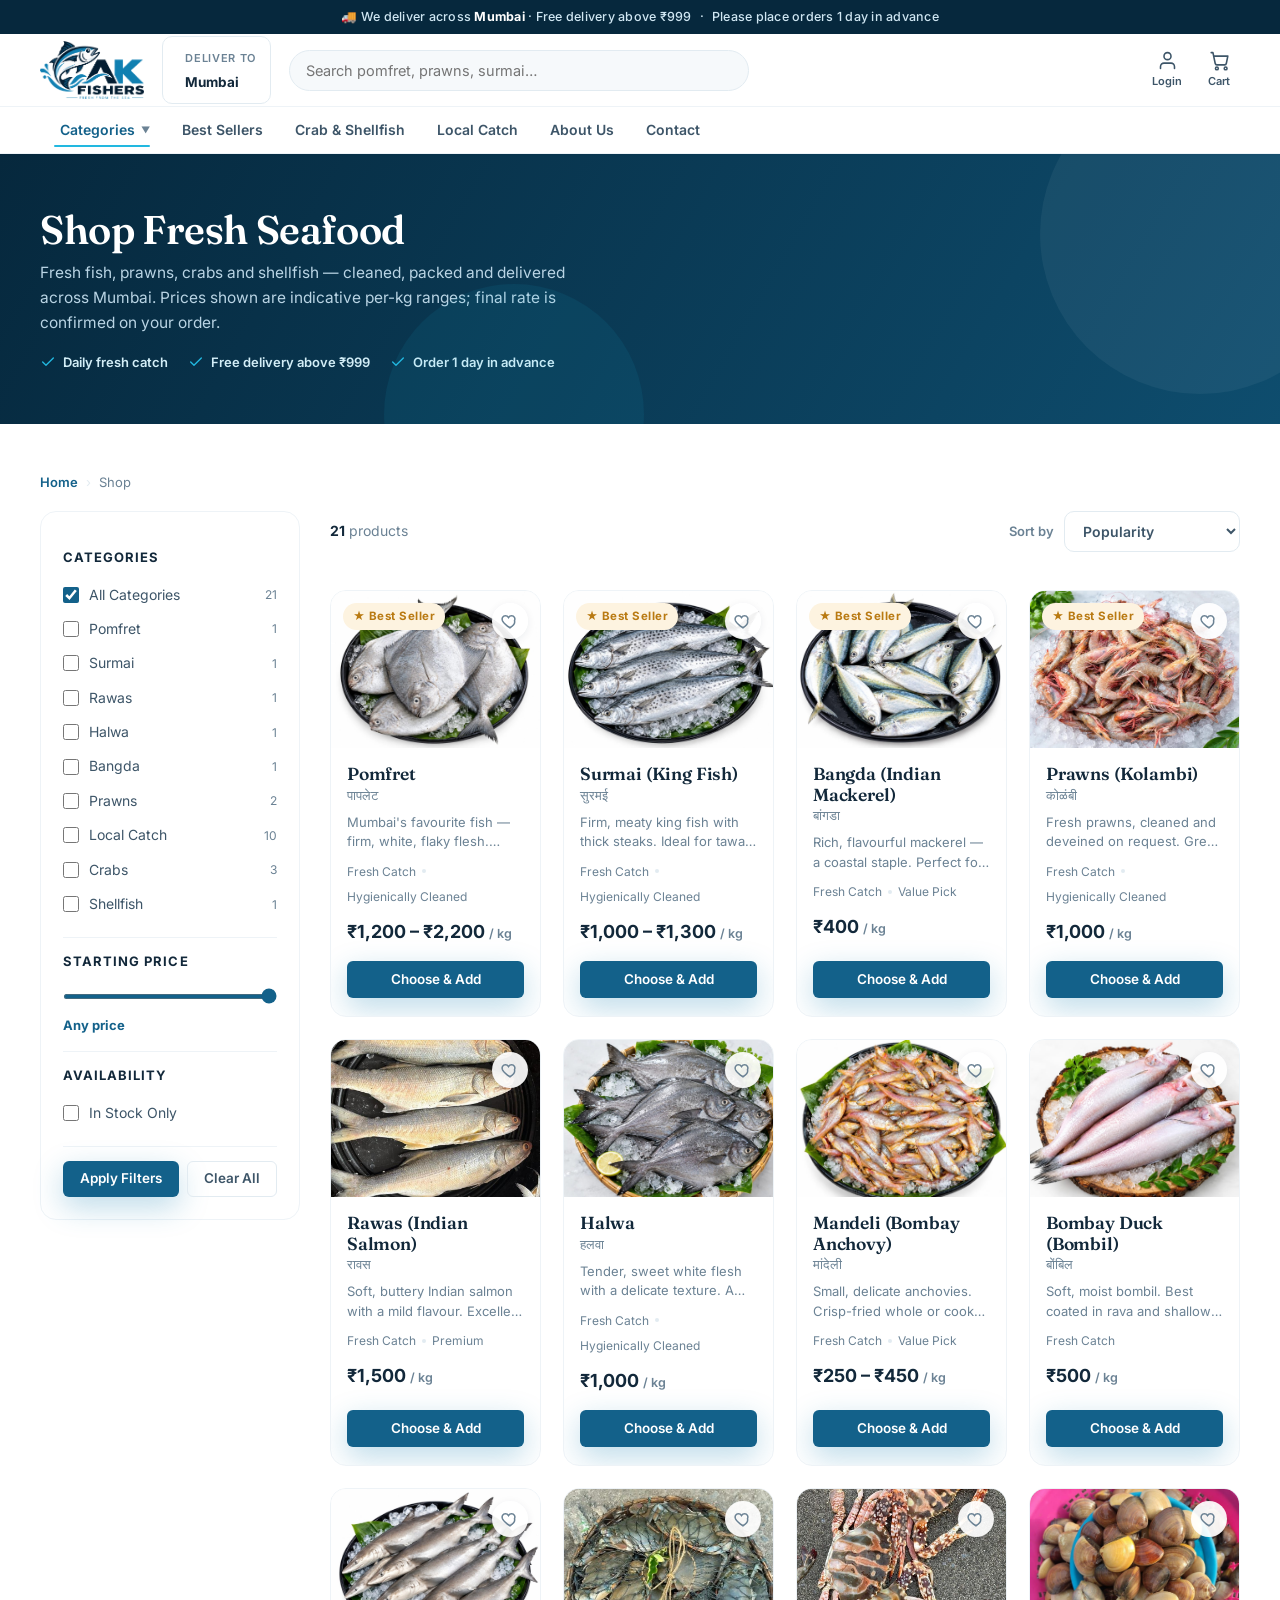
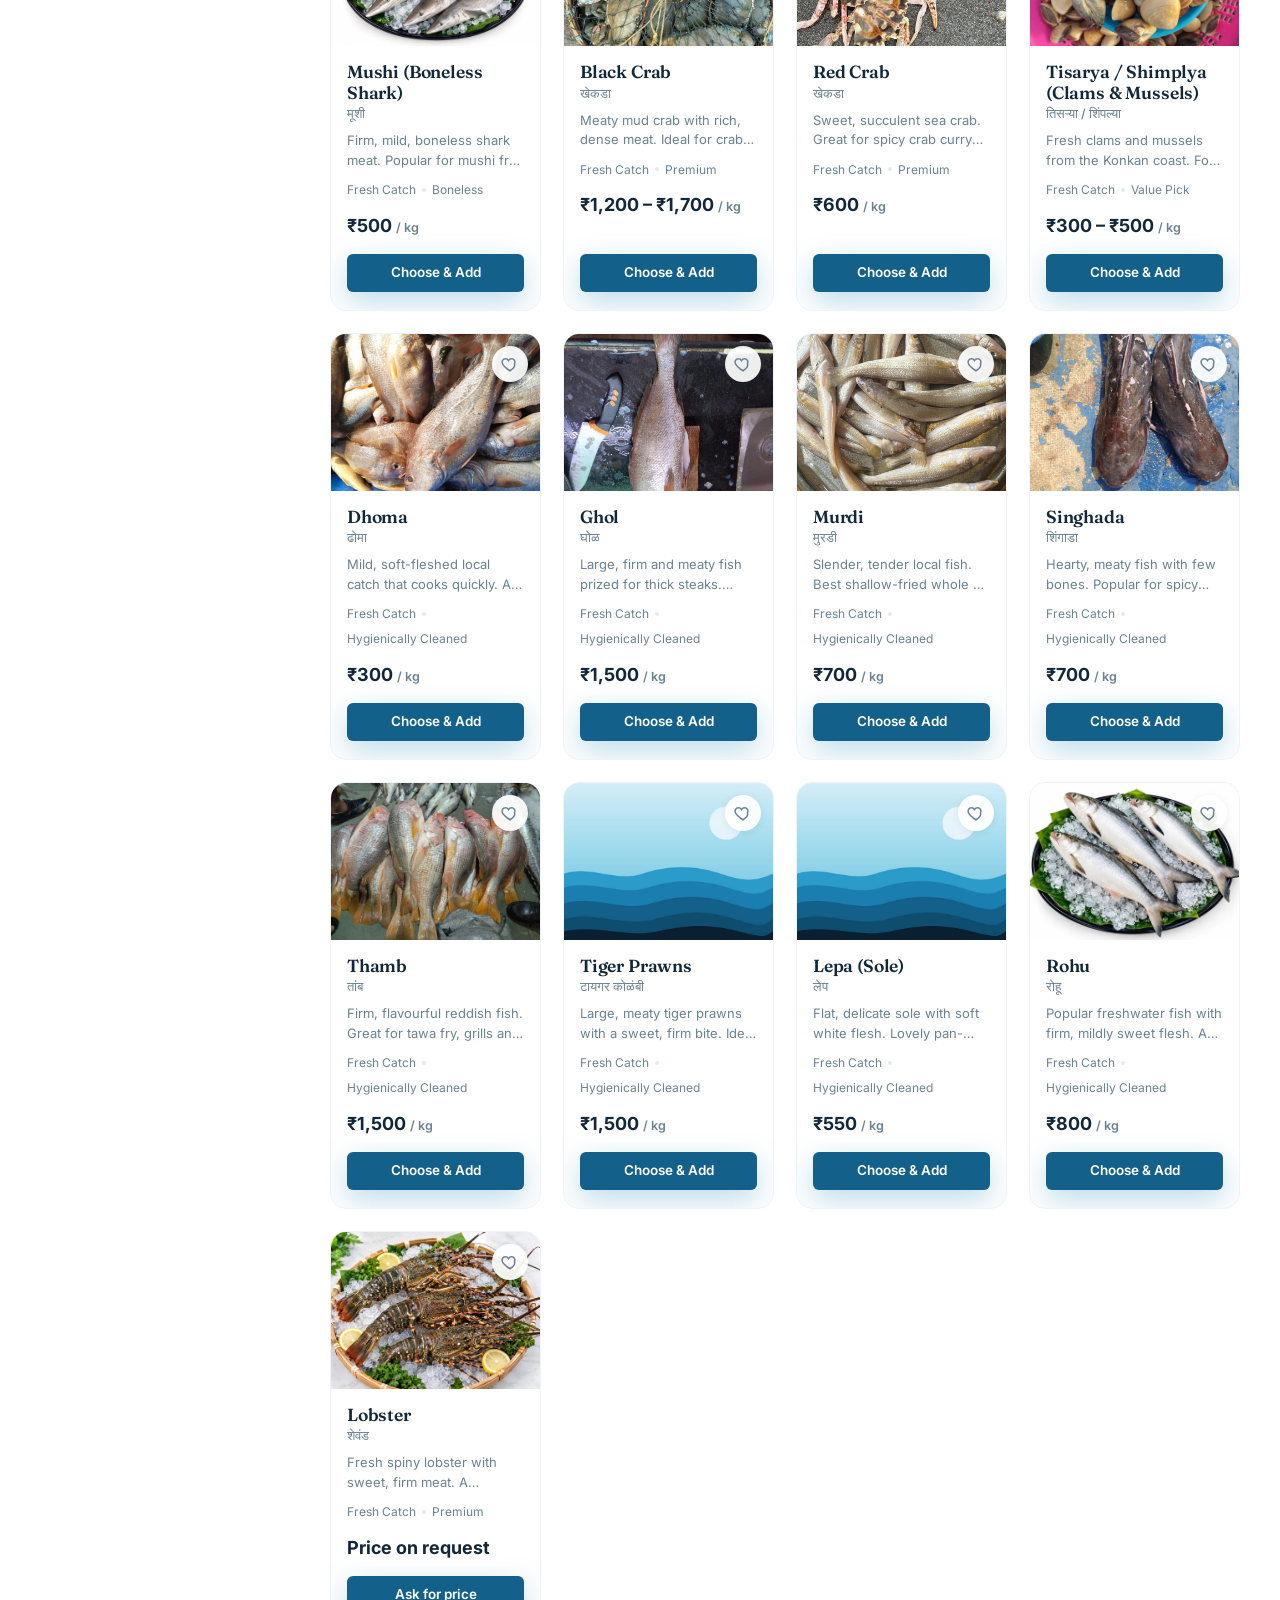
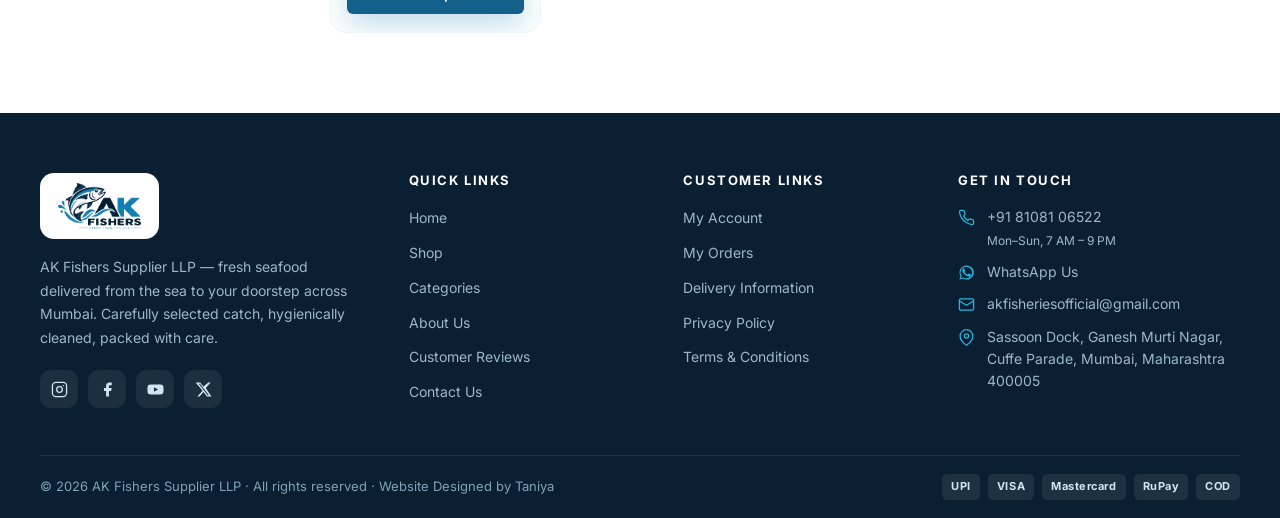
<file: shop.html>
<!DOCTYPE html>
<html lang="en">
<head>
  <meta charset="UTF-8">
  <meta name="viewport" content="width=device-width, initial-scale=1.0">
  <link rel="canonical" href="https://akfishers.com/shop">
  <meta name="robots" content="index, follow">
  <meta property="og:type" content="website">
  <meta property="og:site_name" content="AK Fishers">
  <meta property="og:locale" content="en_IN">
  <meta property="og:title" content="Buy Fresh Fish &amp; Seafood Online in Mumbai — AK Fishers">
  <meta property="og:description" content="Shop fresh pomfret, surmai, rawas, prawns, crabs and shellfish online. Cleaned and cut free of cost, delivered fresh across Mumbai. Order one day in advance.">
  <meta property="og:url" content="https://akfishers.com/shop">
  <meta property="og:image" content="https://akfishers.com/assets/images/og-image.png?v=33">
  <meta property="og:image:width" content="1200">
  <meta property="og:image:height" content="630">
  <meta name="twitter:card" content="summary_large_image">
  <meta name="twitter:title" content="Buy Fresh Fish &amp; Seafood Online in Mumbai — AK Fishers">
  <meta name="twitter:description" content="Shop fresh pomfret, surmai, rawas, prawns, crabs and shellfish online. Cleaned and cut free of cost, delivered fresh across Mumbai. Order one day in advance.">
  <meta name="twitter:image" content="https://akfishers.com/assets/images/og-image.png?v=33">
  <title>Buy Fresh Fish &amp; Seafood Online in Mumbai — AK Fishers</title>
  <meta name="description" content="Shop fresh pomfret, surmai, rawas, prawns, crabs and shellfish online. Cleaned and cut free of cost, delivered fresh across Mumbai. Order one day in advance.">
  <link rel="icon" type="image/png" href="/assets/images/favicon.png?v=33">
  <link rel="apple-touch-icon" href="/assets/images/apple-touch-icon.png?v=33">
  <link rel="preconnect" href="https://fonts.googleapis.com">
  <link rel="preconnect" href="https://fonts.gstatic.com" crossorigin>
  <link href="https://fonts.googleapis.com/css2?family=Fraunces:opsz,wght@9..144,500;9..144,600;9..144,700&family=Inter:wght@400;500;600;700;800&display=swap" rel="stylesheet">
  <link rel="stylesheet" href="styles/shared.css?v=33">
  <link rel="stylesheet" href="styles/shop.css?v=33">
</head>
<body>

  <header class="site-header"></header>

  <main>
    <section class="page-hero">
      <div class="container">
        <h1>Shop Fresh Seafood</h1>
        <p>Fresh fish, prawns, crabs and shellfish — cleaned, packed and delivered across Mumbai. Prices shown are indicative per-kg ranges; final rate is confirmed on your order.</p>
        <div class="ph-meta">
          <span><svg viewBox="0 0 24 24" fill="none" stroke="currentColor" stroke-width="2" stroke-linecap="round" stroke-linejoin="round"><path d="M20 6L9 17l-5-5"/></svg> Daily fresh catch</span>
          <span><svg viewBox="0 0 24 24" fill="none" stroke="currentColor" stroke-width="2" stroke-linecap="round" stroke-linejoin="round"><path d="M20 6L9 17l-5-5"/></svg> Free delivery above ₹999</span>
          <span><svg viewBox="0 0 24 24" fill="none" stroke="currentColor" stroke-width="2" stroke-linecap="round" stroke-linejoin="round"><path d="M20 6L9 17l-5-5"/></svg> Order 1 day in advance</span>
        </div>
      </div>
    </section>

    <section class="shop-section">
      <div class="container">
        <div class="breadcrumbs">
          <a href="/">Home</a><span class="sep">›</span><span>Shop</span>
        </div>

        <div class="shop-layout">
          <!-- ============ FILTERS ============ -->
          <aside class="filter-panel" id="filterPanel">
            <div class="filter-head">
              <h3>Filters</h3>
              <button class="mm-close" data-close-filters aria-label="Close filters"><svg viewBox="0 0 24 24" fill="none" stroke="currentColor" stroke-width="2" stroke-linecap="round"><path d="M18 6L6 18M6 6l12 12"/></svg></button>
            </div>

            <div class="filter-group">
              <h4>Categories</h4>
              <label class="f-item"><input type="checkbox" data-cat="all" checked> All Categories <span class="f-count" id="allCatCount"></span></label>
              <div id="catFilters"></div>
            </div>

            <div class="filter-group">
              <h4>Starting Price</h4>
              <input type="range" min="0" max="3000" step="100" value="3000" id="priceRange">
              <div class="price-range-display" id="priceDisplay">Any price</div>
            </div>

            <div class="filter-group">
              <h4>Availability</h4>
              <label class="f-item"><input type="checkbox" id="inStockOnly"> In Stock Only</label>
            </div>

            <div class="filter-actions">
              <button class="btn btn--primary btn--sm" id="applyFilters">Apply Filters</button>
              <button class="btn btn--ghost btn--sm" id="clearFilters">Clear All</button>
            </div>
          </aside>

          <!-- ============ PRODUCTS ============ -->
          <div>
            <div class="shop-toolbar">
              <div class="st-left">
                <button class="btn btn--ghost btn--sm mobile-filter-btn" id="openFilters">
                  <svg viewBox="0 0 24 24" fill="none" stroke="currentColor" stroke-width="1.8" stroke-linecap="round" style="width:16px;height:16px"><path d="M22 3H2l8 9.5V19l4 2v-8.5z"/></svg>
                  Filters
                </button>
                <span class="st-count"><b id="resultCount">—</b> products</span>
              </div>
              <div class="sort-wrap">
                <label for="sortSelect">Sort by</label>
                <select id="sortSelect">
                  <option value="popular">Popularity</option>
                  <option value="price-asc">Price: Low to High</option>
                  <option value="price-desc">Price: High to Low</option>
                  <option value="name">Name: A–Z</option>
                </select>
              </div>
            </div>

            <div class="active-filters" id="activeFilters"></div>

            <div class="product-grid" id="productGrid"></div>
            <div class="empty-state hidden" id="emptyState">
              <div class="es-icon"><svg viewBox="0 0 24 24" fill="none" stroke="currentColor" stroke-width="1.5" stroke-linecap="round"><circle cx="11" cy="11" r="7"/><path d="M21 21l-4.3-4.3"/></svg></div>
              <h3>No products found</h3>
              <p>Try adjusting your filters or search for something else.</p>
              <button class="btn btn--primary" id="emptyReset">Clear All Filters</button>
            </div>
          </div>
        </div>
      </div>
    </section>
  </main>

  <footer class="site-footer"></footer>

  <script src="scripts/products.js?v=33"></script>
  <script src="scripts/app.js?v=33"></script>
  <script>
    (function () {
      "use strict";

      var PRICE_MAX = 3000;

      /* ---------- State ---------- */
      var state = {
        cats: {},        // catId -> bool
        maxPrice: PRICE_MAX,
        inStock: false,
        sort: "popular",
        q: ""
      };

      var params = new URLSearchParams(window.location.search);
      state.q = params.get("q") || "";
      var catParam = params.get("cat");
      var sortParam = params.get("sort");

      /* ---------- Build category filters ---------- */
      document.getElementById("allCatCount").textContent = AKF_PRODUCTS.length;
      var catFilters = document.getElementById("catFilters");
      catFilters.innerHTML = AKF_CATEGORIES.map(function (c) {
        return '<label class="f-item"><input type="checkbox" data-cat="' + c.id + '"> ' + akfEscapeHTML(c.name) +
          ' <span class="f-count">' + akfCategoryCount(c.id) + '</span></label>';
      }).join("");

      if (catParam) {
        state.cats[catParam] = true;
        document.querySelectorAll("[data-cat]").forEach(function (cb) {
          cb.checked = cb.getAttribute("data-cat") === catParam;
        });
      }

      /* ---------- Render ---------- */
      function filtered() {
        var list = AKF_PRODUCTS.slice();

        // Category filter
        var activeCats = Object.keys(state.cats).filter(function (k) { return state.cats[k]; });
        if (activeCats.length) {
          list = list.filter(function (p) { return activeCats.indexOf(p.category) > -1; });
        }

        // Price
        list = list.filter(function (p) { return p.price <= state.maxPrice; });

        // Availability
        if (state.inStock) list = list.filter(function (p) { return p.stock > 0; });

        // Search
        if (state.q) {
          var q = state.q.toLowerCase();
          list = list.filter(function (p) {
            return p.name.toLowerCase().indexOf(q) > -1 || p.marathi.indexOf(state.q) > -1 || p.desc.toLowerCase().indexOf(q) > -1;
          });
        }

        // Sort
        switch (state.sort) {
          case "price-asc": list.sort(function (a, b) { return (a.price || 1e9) - (b.price || 1e9); }); break;
          case "price-desc": list.sort(function (a, b) { return b.price - a.price; }); break;
          case "name": list.sort(function (a, b) { return a.name.localeCompare(b.name); }); break;
          default: list.sort(function (a, b) { return (b.badge === "bestseller" ? 1 : 0) - (a.badge === "bestseller" ? 1 : 0); });
        }
        return list;
      }

      function render() {
        var list = filtered();
        var grid = document.getElementById("productGrid");
        var empty = document.getElementById("emptyState");
        document.getElementById("resultCount").textContent = list.length;

        if (!list.length) {
          grid.innerHTML = "";
          empty.classList.remove("hidden");
        } else {
          empty.classList.add("hidden");
          grid.innerHTML = list.map(akfProductCardHTML).join("");
        }

        // Active filter chips
        var chips = document.getElementById("activeFilters");
        var html = "";
        if (state.q) html += '<span class="chip">Search: "' + akfEscapeHTML(state.q) + '" <span class="x" data-remove="q">×</span></span>';
        Object.keys(state.cats).forEach(function (k) {
          if (state.cats[k]) {
            var c = AKF_CATEGORIES.find(function (x) { return x.id === k; });
            if (c) html += '<span class="chip">' + akfEscapeHTML(c.name) + ' <span class="x" data-remove="cat:' + k + '">×</span></span>';
          }
        });
        if (state.maxPrice < PRICE_MAX) html += '<span class="chip">From under ' + akfFormatINR(state.maxPrice) + ' <span class="x" data-remove="price">×</span></span>';
        if (state.inStock) html += '<span class="chip">In Stock <span class="x" data-remove="stock">×</span></span>';
        chips.innerHTML = html;
      }

      /* ---------- Events ---------- */
      document.getElementById("applyFilters").addEventListener("click", function () {
        state.cats = {};
        document.querySelectorAll("[data-cat]").forEach(function (cb) {
          if (cb.checked && cb.getAttribute("data-cat") !== "all") state.cats[cb.getAttribute("data-cat")] = true;
        });
        state.maxPrice = parseInt(document.getElementById("priceRange").value, 10);
        state.inStock = document.getElementById("inStockOnly").checked;
        render();
        closeFilters();
      });

      document.getElementById("clearFilters").addEventListener("click", function () {
        state = { cats: {}, maxPrice: PRICE_MAX, inStock: false, sort: state.sort, q: state.q };
        document.querySelectorAll("[data-cat]").forEach(function (cb) { cb.checked = cb.getAttribute("data-cat") === "all"; });
        document.getElementById("priceRange").value = PRICE_MAX;
        document.getElementById("priceDisplay").textContent = "Any price";
        document.getElementById("inStockOnly").checked = false;
        render();
      });

      document.getElementById("emptyReset").addEventListener("click", function () {
        document.getElementById("clearFilters").click();
      });

      document.getElementById("sortSelect").addEventListener("change", function () {
        state.sort = this.value;
        render();
      });

      var priceRange = document.getElementById("priceRange");
      var priceDisplay = document.getElementById("priceDisplay");
      priceRange.addEventListener("input", function () {
        priceDisplay.textContent = parseInt(this.value, 10) >= PRICE_MAX
          ? "Any price"
          : "Starting under " + akfFormatINR(this.value) + " / kg";
      });

      // Chip removal
      document.getElementById("activeFilters").addEventListener("click", function (e) {
        var x = e.target.closest("[data-remove]");
        if (!x) return;
        var key = x.getAttribute("data-remove");
        if (key === "q") { state.q = ""; }
        else if (key === "price") { state.maxPrice = PRICE_MAX; document.getElementById("priceRange").value = PRICE_MAX; priceDisplay.textContent = "Any price"; }
        else if (key === "stock") { state.inStock = false; document.getElementById("inStockOnly").checked = false; }
        else if (key.indexOf("cat:") === 0) {
          var cid = key.split(":")[1];
          state.cats[cid] = false;
          document.querySelectorAll('[data-cat="' + cid + '"]').forEach(function (cb) { cb.checked = false; });
        }
        render();
      });

      // Mobile filters
      var panel = document.getElementById("filterPanel");
      function openFilters() { panel.classList.add("open"); document.body.style.overflow = "hidden"; }
      function closeFilters() { panel.classList.remove("open"); document.body.style.overflow = ""; }
      document.getElementById("openFilters").addEventListener("click", openFilters);
      document.querySelector("[data-close-filters]").addEventListener("click", closeFilters);

      // Initial sort from URL
      if (["popular", "price-asc", "price-desc", "name"].indexOf(sortParam) > -1) state.sort = sortParam;
      document.getElementById("sortSelect").value = state.sort;

      render();

      /* -------- Structured data: breadcrumb + product list -------- */
      (function () {
        var SITE = "https://akfishers.com";
        var ld = [
          {
            "@context": "https://schema.org",
            "@type": "BreadcrumbList",
            "itemListElement": [
              { "@type": "ListItem", "position": 1, "name": "Home", "item": SITE + "/" },
              { "@type": "ListItem", "position": 2, "name": "Shop", "item": SITE + "/shop" }
            ]
          },
          {
            "@context": "https://schema.org",
            "@type": "ItemList",
            "name": "Fresh Fish & Seafood",
            "itemListElement": AKF_PRODUCTS.map(function (p, i) {
              return {
                "@type": "ListItem",
                "position": i + 1,
                "url": SITE + "/product?id=" + encodeURIComponent(p.id),
                "name": p.name
              };
            })
          }
        ];
        var s = document.createElement("script");
        s.type = "application/ld+json";
        s.textContent = JSON.stringify(ld);
        document.head.appendChild(s);
      })();
    })();
  </script>
</body>
</html>
</file>
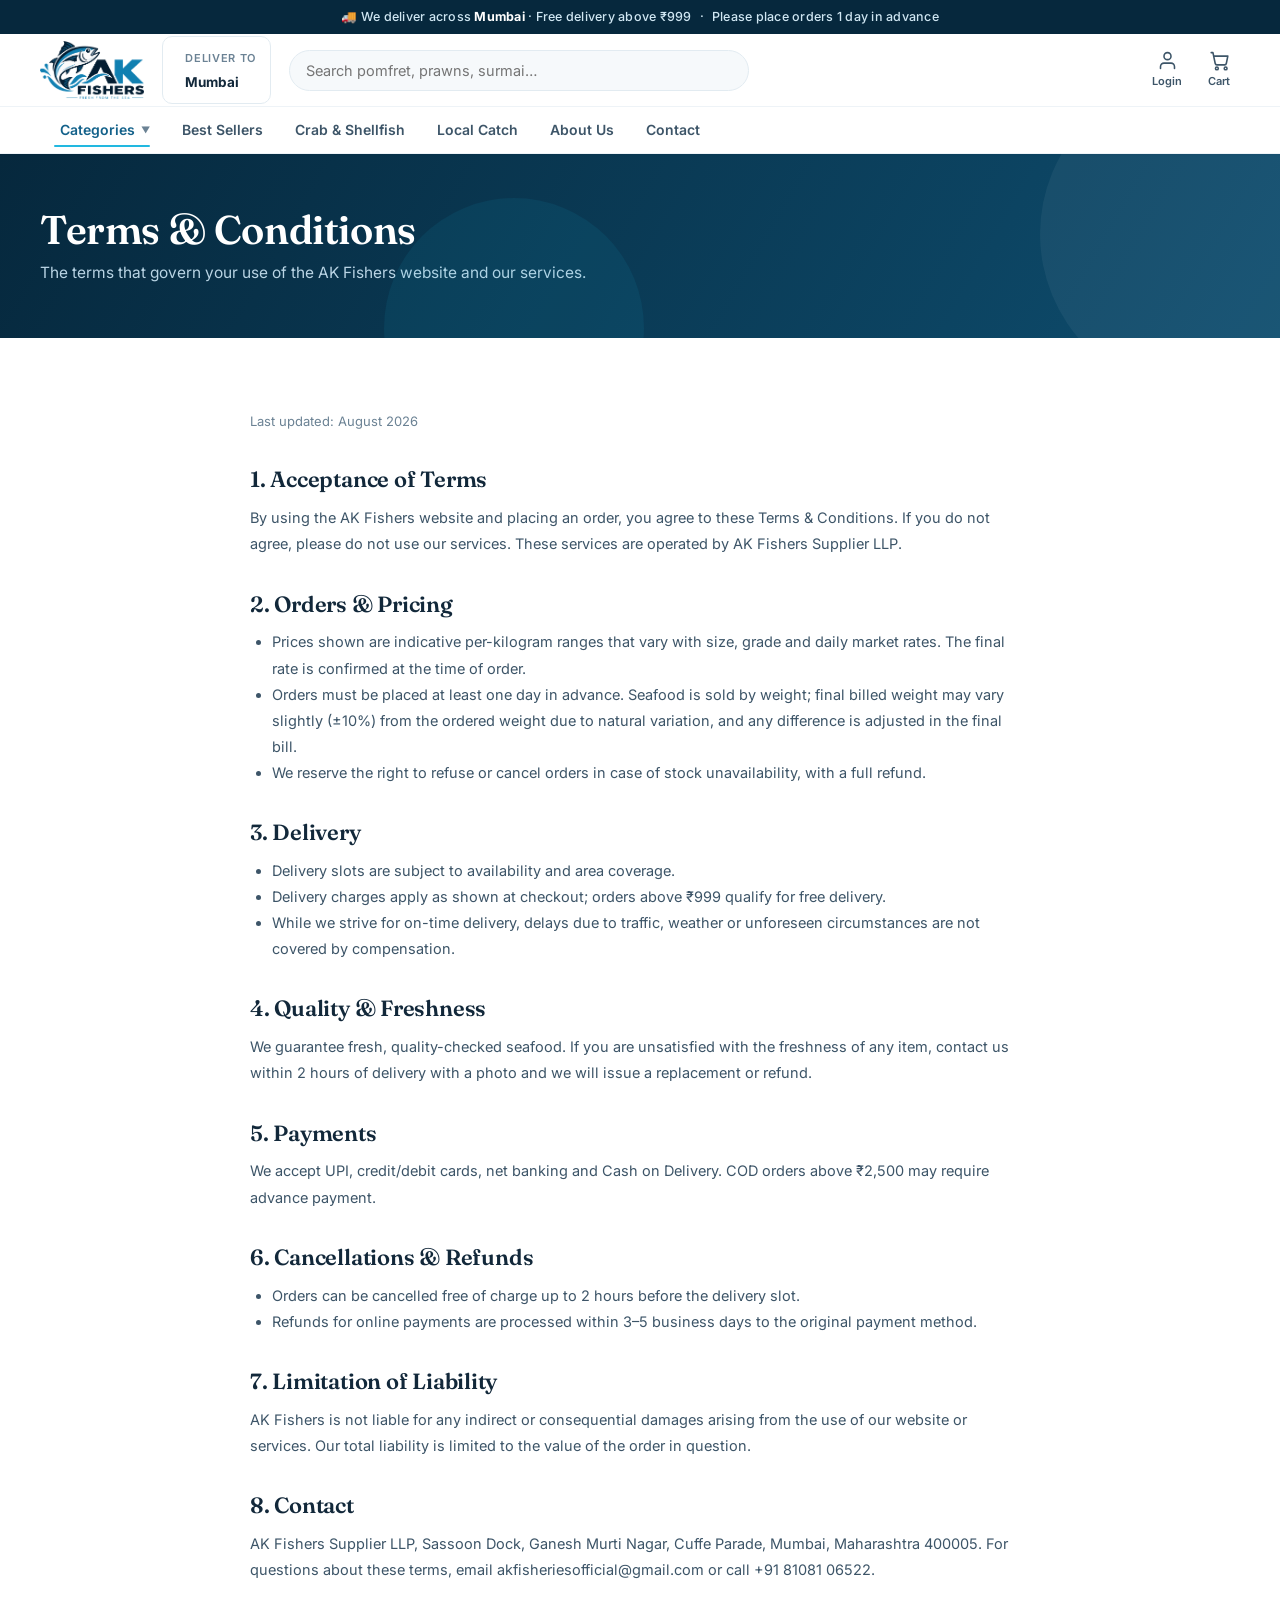
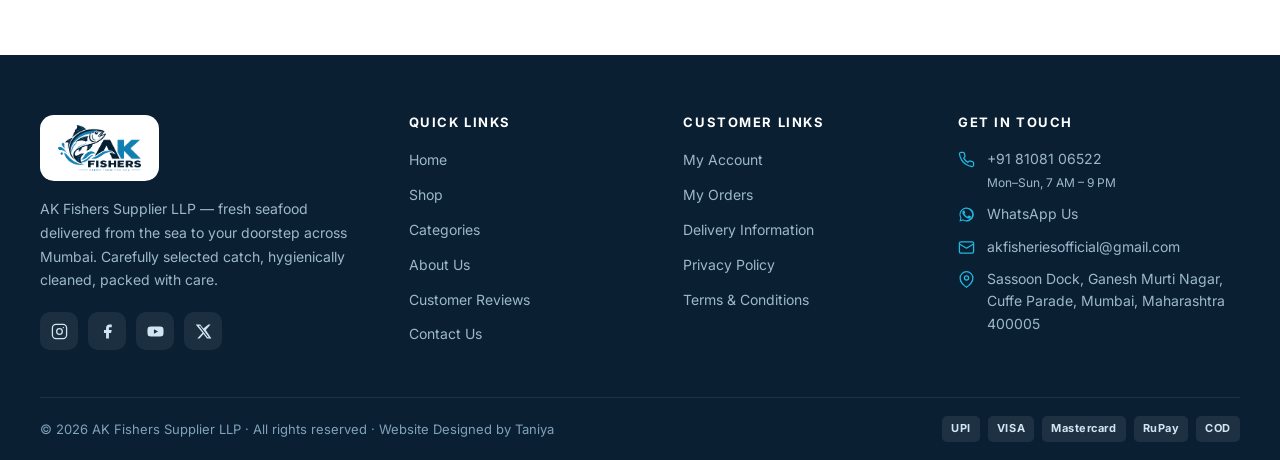
<file: terms.html>
<!DOCTYPE html>
<html lang="en">
<head>
  <meta charset="UTF-8">
  <meta name="viewport" content="width=device-width, initial-scale=1.0">
  <link rel="canonical" href="https://akfishers.com/terms">
  <meta name="robots" content="index, follow">
  <meta property="og:type" content="website">
  <meta property="og:site_name" content="AK Fishers">
  <meta property="og:locale" content="en_IN">
  <meta property="og:title" content="Terms &amp; Conditions — AK Fishers">
  <meta property="og:description" content="The terms that govern your use of the AK Fishers website and seafood delivery service.">
  <meta property="og:url" content="https://akfishers.com/terms">
  <meta property="og:image" content="https://akfishers.com/assets/images/og-image.png?v=33">
  <meta property="og:image:width" content="1200">
  <meta property="og:image:height" content="630">
  <meta name="twitter:card" content="summary_large_image">
  <meta name="twitter:title" content="Terms &amp; Conditions — AK Fishers">
  <meta name="twitter:description" content="The terms that govern your use of the AK Fishers website and seafood delivery service.">
  <meta name="twitter:image" content="https://akfishers.com/assets/images/og-image.png?v=33">
  <title>Terms &amp; Conditions — AK Fishers</title>
  <meta name="description" content="The terms that govern your use of the AK Fishers website and seafood delivery service.">
  <link rel="icon" type="image/png" href="/assets/images/favicon.png?v=33">
  <link rel="apple-touch-icon" href="/assets/images/apple-touch-icon.png?v=33">
  <link rel="preconnect" href="https://fonts.googleapis.com">
  <link rel="preconnect" href="https://fonts.gstatic.com" crossorigin>
  <link href="https://fonts.googleapis.com/css2?family=Fraunces:opsz,wght@9..144,500;9..144,600;9..144,700&family=Inter:wght@400;500;600;700;800&display=swap" rel="stylesheet">
  <link rel="stylesheet" href="styles/shared.css?v=33">
  <style>
    .legal { max-width: 780px; margin: 0 auto; }
    .legal h2 { font-size: 22px; margin: 34px 0 12px; }
    .legal p, .legal li { font-size: 14.5px; color: var(--ink-soft); line-height: 1.8; }
    .legal ul { list-style: disc; padding-left: 22px; margin: 10px 0; }
    .legal .updated { font-size: 13px; color: var(--muted); }
  </style>
</head>
<body>

  <header class="site-header"></header>

  <main>
    <section class="page-hero">
      <div class="container">
        <h1>Terms &amp; Conditions</h1>
        <p>The terms that govern your use of the AK Fishers website and our services.</p>
      </div>
    </section>

    <section class="section">
      <div class="container">
        <div class="legal">
          <p class="updated">Last updated: August 2026</p>

          <h2>1. Acceptance of Terms</h2>
          <p>By using the AK Fishers website and placing an order, you agree to these Terms &amp; Conditions. If you do not agree, please do not use our services. These services are operated by AK Fishers Supplier LLP.</p>

          <h2>2. Orders &amp; Pricing</h2>
          <ul>
            <li>Prices shown are indicative per-kilogram ranges that vary with size, grade and daily market rates. The final rate is confirmed at the time of order.</li>
            <li>Orders must be placed at least one day in advance. Seafood is sold by weight; final billed weight may vary slightly (±10%) from the ordered weight due to natural variation, and any difference is adjusted in the final bill.</li>
            <li>We reserve the right to refuse or cancel orders in case of stock unavailability, with a full refund.</li>
          </ul>

          <h2>3. Delivery</h2>
          <ul>
            <li>Delivery slots are subject to availability and area coverage.</li>
            <li>Delivery charges apply as shown at checkout; orders above ₹999 qualify for free delivery.</li>
            <li>While we strive for on-time delivery, delays due to traffic, weather or unforeseen circumstances are not covered by compensation.</li>
          </ul>

          <h2>4. Quality &amp; Freshness</h2>
          <p>We guarantee fresh, quality-checked seafood. If you are unsatisfied with the freshness of any item, contact us within 2 hours of delivery with a photo and we will issue a replacement or refund.</p>

          <h2>5. Payments</h2>
          <p>We accept UPI, credit/debit cards, net banking and Cash on Delivery. COD orders above ₹2,500 may require advance payment.</p>

          <h2>6. Cancellations &amp; Refunds</h2>
          <ul>
            <li>Orders can be cancelled free of charge up to 2 hours before the delivery slot.</li>
            <li>Refunds for online payments are processed within 3–5 business days to the original payment method.</li>
          </ul>

          <h2>7. Limitation of Liability</h2>
          <p>AK Fishers is not liable for any indirect or consequential damages arising from the use of our website or services. Our total liability is limited to the value of the order in question.</p>

          <h2>8. Contact</h2>
          <p>AK Fishers Supplier LLP, Sassoon Dock, Ganesh Murti Nagar, Cuffe Parade, Mumbai, Maharashtra 400005. For questions about these terms, email akfisheriesofficial@gmail.com or call +91 81081 06522.</p>
        </div>
      </div>
    </section>
  </main>

  <footer class="site-footer"></footer>

  <script src="scripts/products.js?v=33"></script>
  <script src="scripts/app.js?v=33"></script>
</body>
</html>
</file>
<file: styles/shared.css>
/* ============================================================
   AK FISHERS — Shared Design System
   Fresh From The Sea To Your Doorstep
   ============================================================ */

:root {
  /* Brand palette */
  --ocean-900: #06283d;
  --ocean-800: #0a3a55;
  --ocean-700: #0e4d6e;
  --ocean-600: #13618a;
  --ocean-500: #1a7fb0;
  --ocean-400: #2b9cc9;
  --ocean-300: #5cb8d9;
  --ocean-200: #9ad8ec;
  --ocean-100: #d3eef7;
  --ocean-50: #eef8fc;

  --navy: #0b1f33;
  --aqua: #22b8e0;
  --aqua-soft: #e3f7fc;

  --sea-green: #0e9f8a;
  --sea-green-dark: #0b7f6e;
  --sea-green-soft: #e2f5f1;

  --ink: #12283a;
  --ink-soft: #3d5568;
  --muted: #6b8294;
  --line: #e2ebf1;
  --line-soft: #eef3f7;

  --white: #ffffff;
  --off-white: #f6f9fb;
  --sand: #fbf7f0;

  --success: #1a9e6c;
  --warning: #e8a13c;
  --danger: #d64545;

  /* Typography */
  --font-display: "Fraunces", Georgia, "Times New Roman", serif;
  --font-body: "Inter", -apple-system, BlinkMacSystemFont, "Segoe UI", Roboto, sans-serif;

  /* Elevation */
  --shadow-xs: 0 1px 2px rgba(6, 40, 61, 0.06);
  --shadow-sm: 0 2px 8px rgba(6, 40, 61, 0.08);
  --shadow-md: 0 6px 20px rgba(6, 40, 61, 0.1);
  --shadow-lg: 0 14px 40px rgba(6, 40, 61, 0.16);
  --shadow-brand: 0 10px 30px rgba(18, 127, 176, 0.28);

  /* Radii */
  --r-sm: 6px;
  --r-md: 10px;
  --r-lg: 16px;
  --r-xl: 22px;
  --r-pill: 999px;

  /* Layout */
  --container: 1240px;
  --header-h: 72px;
  --header-h-mobile: 62px;
}

/* ---------- Reset ---------- */
*, *::before, *::after { box-sizing: border-box; margin: 0; padding: 0; }

html { scroll-behavior: smooth; -webkit-text-size-adjust: 100%; }

body {
  font-family: var(--font-body);
  color: var(--ink);
  background: var(--white);
  line-height: 1.6;
  font-size: 15.5px;
  -webkit-font-smoothing: antialiased;
  text-rendering: optimizeLegibility;
}

img { max-width: 100%; display: block; }
a { color: inherit; text-decoration: none; }
button { font-family: inherit; cursor: pointer; border: none; background: none; }
input, select, textarea { font-family: inherit; font-size: inherit; }
ul, ol { list-style: none; }

h1, h2, h3, h4 { font-family: var(--font-display); font-weight: 600; line-height: 1.18; color: var(--ink); letter-spacing: -0.01em; }

.container { width: 100%; max-width: var(--container); margin: 0 auto; padding: 0 20px; }

.section { padding: 72px 0; }
.section--tint { background: var(--off-white); }
.section--ocean { background: var(--ocean-900); color: #dcebf4; }
.section--sand { background: var(--sand); }

/* ---------- Typography helpers ---------- */
.eyebrow {
  display: inline-flex; align-items: center; gap: 8px;
  font-size: 12.5px; font-weight: 700; letter-spacing: 0.14em; text-transform: uppercase;
  color: var(--ocean-500);
}
.eyebrow::before { content: ""; width: 26px; height: 2px; background: var(--aqua); border-radius: 2px; }
.eyebrow--light { color: var(--ocean-200); }

.section-head { max-width: 640px; margin-bottom: 40px; }
.section-head h2 { font-size: clamp(26px, 3.4vw, 38px); margin: 10px 0 12px; }
.section-head p { color: var(--muted); font-size: 16px; }
.section-head--center { margin-left: auto; margin-right: auto; text-align: center; }
.section-head--center .eyebrow { justify-content: center; }
.section-head--center .eyebrow::after { content: ""; width: 26px; height: 2px; background: var(--aqua); border-radius: 2px; }

.section--ocean .section-head h2 { color: #fff; }
.section--ocean .section-head p { color: #a9c6d8; }

/* ---------- Buttons ---------- */
.btn {
  display: inline-flex; align-items: center; justify-content: center; gap: 9px;
  font-weight: 600; font-size: 15px; line-height: 1;
  padding: 14px 26px; border-radius: var(--r-md);
  transition: transform 0.15s ease, box-shadow 0.2s ease, background 0.2s ease, color 0.2s ease, border-color 0.2s ease;
  white-space: nowrap; border: 1.5px solid transparent;
}
.btn:active { transform: translateY(1px) scale(0.99); }

.btn--primary { background: var(--ocean-600); color: #fff; box-shadow: var(--shadow-brand); }
.btn--primary:hover { background: var(--ocean-700); box-shadow: 0 14px 34px rgba(18, 127, 176, 0.36); }

.btn--aqua { background: var(--aqua); color: var(--navy); box-shadow: 0 10px 26px rgba(34, 184, 224, 0.35); }
.btn--aqua:hover { background: #19a9d1; }

.btn--outline { background: transparent; color: var(--ocean-600); border-color: var(--ocean-400); }
.btn--outline:hover { background: var(--ocean-50); }

.btn--outline-light { background: transparent; color: #fff; border-color: rgba(255, 255, 255, 0.55); }
.btn--outline-light:hover { background: rgba(255, 255, 255, 0.1); }

.btn--white { background: #fff; color: var(--ocean-700); box-shadow: var(--shadow-md); }
.btn--white:hover { background: var(--ocean-50); }

.btn--ghost { background: transparent; color: var(--ink-soft); border-color: var(--line); }
.btn--ghost:hover { border-color: var(--ocean-400); color: var(--ocean-600); }

.btn--danger-ghost { background: transparent; color: var(--danger); border-color: #f0c4c4; }
.btn--danger-ghost:hover { background: #fdf1f1; }

.btn--sm { padding: 10px 16px; font-size: 13.5px; border-radius: var(--r-sm); }
.btn--lg { padding: 17px 34px; font-size: 16px; }
.btn--block { width: 100%; }
.btn[disabled] { opacity: 0.55; cursor: not-allowed; box-shadow: none; }

/* ---------- Badges / chips ---------- */
.badge {
  display: inline-flex; align-items: center; gap: 5px;
  font-size: 11.5px; font-weight: 700; letter-spacing: 0.04em;
  padding: 4px 10px; border-radius: var(--r-pill);
}
.badge--discount { background: #fdecec; color: var(--danger); }
.badge--new { background: var(--sea-green-soft); color: var(--sea-green-dark); }
.badge--bestseller { background: #fdf3e0; color: #b97a12; }
.badge--stock { background: var(--ocean-50); color: var(--ocean-600); }
.badge--soldout { background: #eef1f4; color: var(--muted); }

.chip {
  display: inline-flex; align-items: center; gap: 6px;
  font-size: 13px; font-weight: 600; color: var(--ink-soft);
  padding: 8px 14px; border-radius: var(--r-pill);
  border: 1.5px solid var(--line); background: #fff;
  transition: all 0.18s ease; cursor: pointer;
}
.chip:hover { border-color: var(--ocean-400); color: var(--ocean-600); }
.chip.active { background: var(--ocean-600); border-color: var(--ocean-600); color: #fff; }

/* ---------- Forms ---------- */
.field { margin-bottom: 18px; }
.field label { display: block; font-size: 13.5px; font-weight: 600; color: var(--ink-soft); margin-bottom: 7px; }
.field label .req { color: var(--danger); }
.field input, .field select, .field textarea {
  width: 100%; padding: 12px 14px;
  border: 1.5px solid var(--line); border-radius: var(--r-md);
  background: #fff; color: var(--ink); font-size: 15px;
  transition: border-color 0.18s ease, box-shadow 0.18s ease;
  outline: none;
}
.field input:focus, .field select:focus, .field textarea:focus {
  border-color: var(--ocean-400); box-shadow: 0 0 0 3px rgba(43, 156, 201, 0.15);
}
.field textarea { resize: vertical; min-height: 90px; }
.field .hint { font-size: 12.5px; color: var(--muted); margin-top: 5px; }
.field-error { font-size: 12.5px; color: var(--danger); margin-top: 5px; min-height: 0; }
.field.has-error input, .field.has-error select, .field.has-error textarea { border-color: var(--danger); }
.field.has-error input:focus { box-shadow: 0 0 0 3px rgba(214, 69, 69, 0.15); }
.btn.is-busy { color: transparent !important; pointer-events: none; position: relative; }
.btn.is-busy::after {
  content: ""; position: absolute; width: 16px; height: 16px;
  top: 50%; left: 50%; margin: -8px 0 0 -8px;
  border: 2px solid rgba(255, 255, 255, 0.55); border-top-color: #fff;
  border-radius: 50%; animation: akf-spin 0.6s linear infinite;
}
.btn--outline.is-busy::after, .btn--ghost.is-busy::after, .btn--white.is-busy::after {
  border-color: rgba(19, 97, 138, 0.35); border-top-color: var(--ocean-600);
}
@keyframes akf-spin { to { transform: rotate(360deg); } }
.form-alert { display: none; font-size: 13.5px; font-weight: 600; padding: 10px 13px; border-radius: var(--r-md); margin-bottom: 14px; }
.form-alert.err { display: block; background: #fdecec; color: var(--danger); }
.form-alert.ok { display: block; background: var(--sea-green-soft); color: var(--sea-green-dark); }
.field-row { display: grid; grid-template-columns: 1fr 1fr; gap: 14px; }
.field-row--3 { grid-template-columns: 1fr 1fr 1fr; }

.input-group { display: flex; }
.input-group input { border-radius: var(--r-md) 0 0 var(--r-md); }
.input-group .btn { border-radius: 0 var(--r-md) var(--r-md) 0; }

/* ---------- Header ---------- */
.site-header {
  position: sticky; top: 0; z-index: 1000;
  background: rgba(255, 255, 255, 0.96);
  backdrop-filter: blur(12px);
  border-bottom: 1px solid var(--line-soft);
  box-shadow: var(--shadow-xs);
}
.top-strip {
  background: var(--ocean-900); color: #cfe6f2;
  font-size: 12.5px; font-weight: 500; letter-spacing: 0.02em;
  padding: 7px 0; text-align: center;
}
.top-strip strong { color: #fff; }
.top-strip .strip-inner { display: flex; align-items: center; justify-content: center; gap: 8px; flex-wrap: wrap; }

.header-main { display: flex; align-items: center; gap: 18px; height: var(--header-h); }

.logo { display: flex; align-items: center; flex-shrink: 0; }

/* Brand logo image */
.logo-img { height: 58px; width: auto; display: block; }
.logo--footer .logo-img { height: 66px; background: #fff; padding: 10px 18px; border-radius: 14px; }

/* Location selector */
.loc-selector { display: flex; align-items: center; gap: 8px; padding: 8px 14px; border: 1.5px solid var(--line); border-radius: var(--r-md); cursor: pointer; transition: border-color 0.18s ease; background: #fff; }
.loc-selector:hover { border-color: var(--ocean-400); }
.loc-selector .loc-icon { color: var(--ocean-500); display: grid; place-items: center; }
.loc-selector .loc-label { font-size: 11px; color: var(--muted); font-weight: 600; text-transform: uppercase; letter-spacing: 0.06em; }
.loc-selector .loc-value { font-size: 13.5px; font-weight: 700; color: var(--ink); }

/* Search */
.header-search { flex: 1; max-width: 460px; position: relative; }
.header-search input {
  width: 100%; padding: 11px 42px 11px 16px;
  border: 1.5px solid var(--line); border-radius: var(--r-pill);
  background: var(--off-white); font-size: 14.5px; outline: none;
  transition: all 0.18s ease;
}
.header-search input:focus { border-color: var(--ocean-400); background: #fff; box-shadow: 0 0 0 3px rgba(43, 156, 201, 0.12); }
.header-search .search-icon { position: absolute; right: 14px; top: 50%; transform: translateY(-50%); color: var(--ocean-500); display: grid; place-items: center; }
.search-suggest { position: absolute; top: calc(100% + 8px); left: 0; right: 0; background: #fff; border-radius: var(--r-md); box-shadow: var(--shadow-lg); border: 1px solid var(--line-soft); overflow: hidden; display: none; z-index: 60; }
.search-suggest.open { display: block; }
.search-suggest a { display: flex; align-items: center; gap: 12px; padding: 10px 16px; font-size: 14px; color: var(--ink-soft); }
.search-suggest a:hover { background: var(--ocean-50); }
.search-suggest a img { width: 38px; height: 38px; border-radius: 8px; object-fit: cover; }
.search-suggest .s-name { font-weight: 600; color: var(--ink); }
.search-suggest .s-marathi { font-size: 12px; color: var(--muted); }

/* Header actions */
.header-actions { display: flex; align-items: center; gap: 6px; margin-left: auto; }
.h-action {
  display: flex; flex-direction: column; align-items: center; gap: 2px;
  padding: 7px 10px; border-radius: var(--r-md); color: var(--ink-soft);
  font-size: 11px; font-weight: 600; transition: background 0.15s ease, color 0.15s ease;
  position: relative;
}
.h-action:hover { background: var(--ocean-50); color: var(--ocean-600); }
.h-action svg { width: 21px; height: 21px; }
.h-action .cart-count {
  position: absolute; top: 2px; right: 4px;
  min-width: 18px; height: 18px; padding: 0 4px;
  background: var(--danger); color: #fff; font-size: 10.5px; font-weight: 700;
  border-radius: var(--r-pill); display: grid; place-items: center;
  border: 2px solid #fff;
}
.h-action--mobile { display: none; }

/* Nav bar */
.nav-bar { border-top: 1px solid var(--line-soft); background: #fff; }
.nav-inner { display: flex; align-items: center; gap: 4px; height: 46px; }
.nav-link {
  display: inline-flex; align-items: center; gap: 6px;
  padding: 8px 14px; font-size: 14px; font-weight: 600; color: var(--ink-soft);
  border-radius: var(--r-sm); transition: all 0.15s ease; position: relative;
}
.nav-link:hover { color: var(--ocean-600); background: var(--ocean-50); }
.nav-link.active { color: var(--ocean-600); }
.nav-link.active::after { content: ""; position: absolute; left: 14px; right: 14px; bottom: 2px; height: 2px; background: var(--aqua); border-radius: 2px; }
.nav-link .caret { font-size: 9px; color: var(--muted); }

/* Mega menu */
.mega { position: relative; }
.mega-panel {
  position: absolute; top: calc(100% + 10px); left: 0; width: 760px;
  background: #fff; border-radius: var(--r-lg); box-shadow: var(--shadow-lg);
  border: 1px solid var(--line-soft); padding: 22px;
  display: none; z-index: 90;
}
.mega:hover .mega-panel, .mega:focus-within .mega-panel { display: grid; }
.mega-panel { grid-template-columns: repeat(3, 1fr); gap: 8px 20px; }
.mega-panel a { display: flex; align-items: center; gap: 10px; padding: 9px 10px; border-radius: var(--r-sm); font-size: 14px; font-weight: 600; color: var(--ink-soft); }
.mega-panel a:hover { background: var(--ocean-50); color: var(--ocean-600); }
.mega-panel a img { width: 40px; height: 40px; border-radius: 9px; object-fit: cover; }
.mega-panel a small { display: block; font-size: 11.5px; font-weight: 500; color: var(--muted); }

/* Mobile menu */
.mobile-menu {
  position: fixed; inset: 0; z-index: 1100; visibility: hidden; opacity: 0;
  transition: opacity 0.25s ease, visibility 0.25s ease;
}
.mobile-menu.open { visibility: visible; opacity: 1; }
.mobile-menu .mm-backdrop { position: absolute; inset: 0; background: rgba(6, 40, 61, 0.55); backdrop-filter: blur(3px); }
.mobile-menu .mm-panel {
  position: absolute; top: 0; bottom: 0; left: 0; width: min(340px, 88vw);
  background: #fff; overflow-y: auto; padding: 20px;
  transform: translateX(-100%); transition: transform 0.3s cubic-bezier(0.22, 1, 0.36, 1);
  box-shadow: var(--shadow-lg);
}
.mobile-menu.open .mm-panel { transform: translateX(0); }
.mm-head { display: flex; align-items: center; justify-content: space-between; margin-bottom: 18px; }
.mm-close { width: 38px; height: 38px; border-radius: var(--r-md); display: grid; place-items: center; background: var(--off-white); color: var(--ink-soft); }
.mm-search { position: relative; margin-bottom: 16px; }
.mm-search input { width: 100%; padding: 11px 14px; border: 1.5px solid var(--line); border-radius: var(--r-md); background: var(--off-white); font-size: 14.5px; outline: none; }
.mm-group { margin-bottom: 18px; }
.mm-group h4 { font-family: var(--font-body); font-size: 11.5px; font-weight: 700; letter-spacing: 0.12em; text-transform: uppercase; color: var(--muted); margin-bottom: 8px; }
.mm-group a { display: flex; align-items: center; gap: 12px; padding: 11px 8px; border-radius: var(--r-sm); font-size: 15px; font-weight: 600; color: var(--ink); }
.mm-group a:hover { background: var(--ocean-50); color: var(--ocean-600); }
.mm-group a img { width: 34px; height: 34px; border-radius: 8px; object-fit: cover; flex-shrink: 0; }
.mm-group a svg { width: 20px; height: 20px; flex-shrink: 0; color: var(--ocean-500); }
.mm-group a .mm-arrow { margin-left: auto; color: var(--muted); font-size: 12px; }
.mm-divider { height: 1px; background: var(--line-soft); margin: 14px 0; }

/* ---------- Footer ---------- */
.site-footer { background: var(--navy); color: #b9cddb; }
.footer-top { padding: 60px 0 40px; display: grid; grid-template-columns: 1.4fr 1fr 1fr 1.2fr; gap: 40px; }
.footer-brand p { margin: 16px 0 20px; font-size: 14px; line-height: 1.7; color: #9db8c9; }
.footer-social { display: flex; gap: 10px; }
.footer-social a {
  width: 38px; height: 38px; border-radius: var(--r-md);
  background: rgba(255, 255, 255, 0.07); display: grid; place-items: center;
  color: #cfe6f2; transition: all 0.18s ease;
}
.footer-social a:hover { background: var(--aqua); color: var(--navy); transform: translateY(-2px); }
.footer-social svg { width: 17px; height: 17px; }

.footer-col h4 { font-family: var(--font-body); color: #fff; font-size: 13px; font-weight: 700; letter-spacing: 0.12em; text-transform: uppercase; margin-bottom: 18px; }
.footer-col ul li { margin-bottom: 10px; }
.footer-col ul a { font-size: 14px; color: #9db8c9; transition: color 0.15s ease, padding-left 0.15s ease; }
.footer-col ul a:hover { color: var(--aqua); padding-left: 4px; }

.footer-contact li { display: flex; gap: 12px; margin-bottom: 14px; font-size: 14px; color: #9db8c9; }
.footer-contact svg { width: 17px; height: 17px; color: var(--aqua); flex-shrink: 0; margin-top: 3px; }
.footer-contact a:hover { color: var(--aqua); }

.footer-bottom { border-top: 1px solid rgba(255, 255, 255, 0.08); padding: 18px 0; display: flex; align-items: center; justify-content: space-between; gap: 14px; flex-wrap: wrap; font-size: 13px; color: #7fa3b8; }
.footer-bottom .pay-badges { display: flex; gap: 8px; align-items: center; }
.footer-bottom .pay-badges span { font-size: 11px; font-weight: 700; letter-spacing: 0.05em; padding: 4px 9px; border-radius: 5px; background: rgba(255,255,255,0.08); color: #cfe6f2; }

/* ---------- Product cards ---------- */
.product-grid { display: grid; grid-template-columns: repeat(4, 1fr); gap: 22px; }
.product-card {
  background: #fff; border: 1px solid var(--line-soft); border-radius: var(--r-lg);
  overflow: hidden; transition: transform 0.22s ease, box-shadow 0.22s ease, border-color 0.22s ease;
  display: flex; flex-direction: column; position: relative;
}
.product-card:hover { transform: translateY(-4px); box-shadow: var(--shadow-lg); border-color: var(--ocean-200); }
.product-card .pc-media { position: relative; aspect-ratio: 4 / 3; overflow: hidden; background: var(--off-white); }
.product-card .pc-media img { width: 100%; height: 100%; object-fit: cover; transition: transform 0.5s ease; }
.product-card:hover .pc-media img { transform: scale(1.05); }
.product-card .pc-badges { position: absolute; top: 12px; left: 12px; display: flex; flex-direction: column; gap: 6px; z-index: 2; }
.product-card .pc-wish {
  position: absolute; top: 12px; right: 12px; z-index: 2;
  width: 36px; height: 36px; border-radius: 50%;
  background: rgba(255, 255, 255, 0.92); display: grid; place-items: center;
  color: var(--muted); box-shadow: var(--shadow-sm); transition: all 0.18s ease;
}
.product-card .pc-wish:hover { color: var(--danger); transform: scale(1.08); }
.product-card .pc-wish.active { color: var(--danger); }
.product-card .pc-wish svg { width: 18px; height: 18px; }
.product-card .pc-body { padding: 16px 16px 18px; display: flex; flex-direction: column; flex: 1; }
.product-card .pc-name { font-family: var(--font-display); font-size: 17.5px; font-weight: 600; color: var(--ink); }
.product-card .pc-marathi { font-size: 12.5px; color: var(--muted); font-weight: 500; margin-top: 1px; }
.product-card .pc-desc { font-size: 13px; color: var(--muted); margin-top: 7px; line-height: 1.5; display: -webkit-box; -webkit-line-clamp: 2; -webkit-box-orient: vertical; overflow: hidden; }
.product-card .pc-meta { display: flex; align-items: center; gap: 6px; margin-top: 10px; font-size: 12px; color: var(--muted); flex-wrap: wrap; }
.product-card .pc-meta .dot { width: 4px; height: 4px; border-radius: 50%; background: var(--line); }
.product-card .pc-price-row { display: flex; align-items: baseline; flex-wrap: wrap; gap: 4px 8px; margin-top: 12px; }
.product-card .pc-price { font-size: 18px; font-weight: 700; color: var(--ink); white-space: nowrap; }
.product-card .pc-price small { font-size: 12.5px; font-weight: 600; color: var(--muted); white-space: nowrap; }
.product-card .pc-price-old { font-size: 13px; color: var(--muted); text-decoration: line-through; }
.product-card .pc-actions { display: flex; gap: 8px; margin-top: auto; padding-top: 14px; }
.product-card .pc-actions .btn { flex: 1; padding: 11px 12px; font-size: 13.5px; }
.product-card .pc-actions .btn--qty { flex: 0 0 auto; width: 42px; padding: 0; font-size: 18px; font-weight: 700; }

/* ---------- Category cards ---------- */
.cat-grid { display: grid; grid-template-columns: repeat(4, 1fr); gap: 20px; }
.cat-card {
  position: relative; border-radius: var(--r-lg); overflow: hidden;
  aspect-ratio: 4 / 4.6; display: block; isolation: isolate;
  box-shadow: var(--shadow-sm); transition: transform 0.25s ease, box-shadow 0.25s ease;
}
.cat-card:hover { transform: translateY(-5px); box-shadow: var(--shadow-lg); }
.cat-card img { position: absolute; inset: 0; width: 100%; height: 100%; object-fit: cover; z-index: -2; transition: transform 0.6s ease; }
.cat-card:hover img { transform: scale(1.07); }
.cat-card::after { content: ""; position: absolute; inset: 0; z-index: -1; background: linear-gradient(180deg, rgba(6, 40, 61, 0) 30%, rgba(6, 40, 61, 0.88) 100%); }
.cat-card .cc-label { position: absolute; left: 16px; right: 16px; bottom: 16px; color: #fff; }
.cat-card .cc-label h3 { font-family: var(--font-display); font-size: 19px; color: #fff; }
.cat-card .cc-label p { font-size: 12.5px; color: #cfe6f2; margin-top: 2px; }
.cat-card .cc-count { position: absolute; top: 14px; right: 14px; background: rgba(255,255,255,0.92); color: var(--ocean-700); font-size: 11.5px; font-weight: 700; padding: 4px 10px; border-radius: var(--r-pill); }

/* ---------- Hero ---------- */
.hero { position: relative; background: var(--ocean-900); color: #fff; overflow: hidden; }
.hero-bg { position: absolute; inset: 0; z-index: 0; }
.hero-bg img { width: 100%; height: 100%; object-fit: cover; opacity: 0.42; }
.hero-bg::after { content: ""; position: absolute; inset: 0; background: radial-gradient(60% 70% at 78% 45%, rgba(34, 184, 224, 0.28), transparent 70%), linear-gradient(100deg, rgba(6, 40, 61, 0.95) 0%, rgba(6, 40, 61, 0.82) 50%, rgba(6, 40, 61, 0.55) 100%); }
.hero-grid { position: relative; z-index: 1; display: grid; grid-template-columns: minmax(0, 1.05fr) minmax(0, 0.95fr); align-items: center; gap: 40px; }
.hero-inner { position: relative; z-index: 1; padding: 88px 0 64px; max-width: 660px; }
.hero .hero-kicker { display: inline-flex; align-items: center; gap: 8px; background: rgba(255,255,255,0.12); border: 1px solid rgba(255,255,255,0.22); padding: 7px 14px; border-radius: var(--r-pill); font-size: 12.5px; font-weight: 600; letter-spacing: 0.06em; color: #d3eef7; margin-bottom: 22px; backdrop-filter: blur(4px); }
.hero h1 { font-size: clamp(34px, 5vw, 56px); color: #fff; line-height: 1.08; margin-bottom: 18px; }
.hero h1 .accent { color: var(--aqua); }
.hero p.lead { font-size: 17px; color: #c3dbe9; max-width: 540px; margin-bottom: 30px; }
.hero-ctas { display: flex; gap: 14px; flex-wrap: wrap; margin-bottom: 44px; }
.hero-trust { display: flex; gap: 12px 20px; flex-wrap: wrap; }
.hero-trust .ht { display: flex; align-items: center; gap: 8px; font-size: 13px; font-weight: 600; color: #d3eef7; }
.hero-trust .ht svg { width: 20px; height: 20px; color: var(--aqua); flex-shrink: 0; }
.hero-stats { position: relative; z-index: 1; display: grid; grid-template-columns: repeat(4, 1fr); background: rgba(6, 40, 61, 0.55); backdrop-filter: blur(10px); border-top: 1px solid rgba(255,255,255,0.14); }
.hero-stats .hs { padding: 18px 16px; text-align: center; }
.hero-stats .hs + .hs { border-left: 1px solid rgba(255,255,255,0.14); }
.hero-stats .hs b { display: block; font-family: var(--font-display); font-size: 26px; color: #fff; }
.hero-stats .hs span { font-size: 12px; color: #a9c6d8; font-weight: 600; letter-spacing: 0.04em; }

/* Hero: rating chip + visual */
.hero-rating { display: inline-flex; align-items: center; gap: 10px; margin-top: 26px; padding: 8px 16px 8px 10px; border-radius: 999px; background: rgba(255,255,255,0.1); border: 1px solid rgba(255,255,255,0.22); color: #d3eef7; font-size: 13px; font-weight: 600; transition: background 0.18s ease; }
.hero-rating:hover { background: rgba(255,255,255,0.18); }
.hero-rating .hr-score { background: var(--aqua); color: var(--navy); font-weight: 800; border-radius: 999px; padding: 3px 10px; font-size: 13px; }
.hero-rating .hr-stars { color: #f5b342; letter-spacing: 2px; font-size: 13px; }
.hero-visual { position: relative; z-index: 1; min-height: 440px; }
.hv-glow { position: absolute; inset: 8% 4% 8% 10%; border-radius: 50%; background: radial-gradient(circle, rgba(34,184,224,0.35), transparent 68%); filter: blur(18px); }
.hv-img { position: absolute; height: auto; object-fit: cover; border-radius: 26px; border: 4px solid rgba(255,255,255,0.9); box-shadow: 0 24px 48px rgba(3, 22, 36, 0.45); background: var(--ocean-800); }
.hv-img--a { width: 66%; aspect-ratio: 4 / 5; right: 2%; top: 4%; transform: rotate(3deg); }
.hv-img--b { width: 52%; aspect-ratio: 1 / 1; left: 2%; bottom: 2%; transform: rotate(-4deg); }
.hv-badge { position: absolute; display: flex; flex-direction: column; gap: 2px; padding: 11px 16px; border-radius: 14px; background: rgba(255,255,255,0.96); color: var(--navy); box-shadow: 0 14px 30px rgba(3, 22, 36, 0.35); }
.hv-badge b { font-family: var(--font-display); font-size: 16px; }
.hv-badge span { font-size: 12px; color: var(--muted); }
.hv-badge--top { left: 0; top: 10%; }
.hv-badge--bottom { right: 0; bottom: 6%; }
@media (max-width: 1100px) { .hero-grid { grid-template-columns: 1fr; } .hero-visual { display: none; } .hero-inner { padding: 72px 0 56px; } }

/* ---------- Freshness promise ---------- */
.promise-grid { display: grid; grid-template-columns: repeat(4, 1fr); gap: 22px; }
.promise-card {
  background: #fff; border: 1px solid var(--line-soft); border-radius: var(--r-lg);
  padding: 30px 24px; text-align: center; transition: transform 0.22s ease, box-shadow 0.22s ease;
}
.promise-card:hover { transform: translateY(-4px); box-shadow: var(--shadow-md); }
.promise-card .pc-icon {
  width: 64px; height: 64px; margin: 0 auto 18px; border-radius: 18px;
  background: var(--ocean-50); color: var(--ocean-600);
  display: grid; place-items: center; font-size: 28px;
}
.promise-card h3 { font-size: 17px; margin-bottom: 8px; }
.promise-card p { font-size: 13.5px; color: var(--muted); line-height: 1.6; }

/* ---------- How it works ---------- */
.steps { display: grid; grid-template-columns: repeat(4, 1fr); gap: 22px; counter-reset: step; }
.step-card { position: relative; background: #fff; border-radius: var(--r-lg); padding: 30px 24px 26px; border: 1px solid var(--line-soft); }
.step-card::before {
  counter-increment: step; content: counter(step, decimal-leading-zero);
  font-family: var(--font-display); font-size: 44px; font-weight: 700;
  color: var(--ocean-100); line-height: 1; display: block; margin-bottom: 14px;
}
.step-card .step-icon { width: 46px; height: 46px; border-radius: 13px; background: var(--sea-green-soft); color: var(--sea-green-dark); display: grid; place-items: center; margin-bottom: 16px; }
.step-card .step-icon svg { width: 22px; height: 22px; }
.step-card h3 { font-size: 16.5px; margin-bottom: 7px; }
.step-card p { font-size: 13.5px; color: var(--muted); line-height: 1.6; }
.step-card .step-arrow { position: absolute; top: 50%; right: -18px; transform: translateY(-50%); color: var(--ocean-300); z-index: 2; }
.step-card .step-arrow svg { width: 20px; height: 20px; }

/* ---------- Why choose ---------- */
.why-grid { display: grid; grid-template-columns: repeat(2, 1fr); gap: 18px; }
.why-card { display: flex; align-items: flex-start; gap: 14px; background: #fff; border: 1px solid var(--line-soft); border-radius: var(--r-lg); padding: 22px; transition: transform 0.2s ease, box-shadow 0.2s ease; }
.why-card:hover { transform: translateY(-3px); box-shadow: var(--shadow-md); }
.why-card .wc-icon { width: 50px; height: 50px; flex-shrink: 0; border-radius: 14px; background: var(--ocean-50); color: var(--ocean-600); display: grid; place-items: center; }
.why-card .wc-icon svg { width: 23px; height: 23px; }
.why-card h3 { font-size: 16px; margin-bottom: 6px; }
.why-card p { font-size: 13.5px; color: var(--muted); line-height: 1.6; }

/* ---------- Testimonials ---------- */
.testi-grid { display: grid; grid-template-columns: repeat(3, 1fr); gap: 22px; }
.testi-card { background: #fff; border: 1px solid var(--line-soft); border-radius: var(--r-lg); padding: 28px; display: flex; flex-direction: column; gap: 14px; box-shadow: var(--shadow-xs); }
.testi-card .t-stars { display: flex; gap: 3px; color: #f5b342; }
.testi-card .t-stars svg { width: 17px; height: 17px; }
.testi-card .t-text { font-size: 14.5px; color: var(--ink-soft); line-height: 1.7; flex: 1; }
.testi-card .t-person { display: flex; align-items: center; gap: 12px; }
.testi-card .t-avatar { width: 44px; height: 44px; border-radius: 50%; background: var(--ocean-100); color: var(--ocean-700); display: grid; place-items: center; font-weight: 700; font-size: 16px; }
.testi-card .t-name { font-weight: 700; font-size: 14.5px; color: var(--ink); }
.testi-card .t-area { font-size: 12.5px; color: var(--muted); }
.testi-card .t-verified { display: inline-flex; align-items: center; gap: 4px; font-size: 11.5px; color: var(--success); font-weight: 600; }
.testi-card .t-verified svg { width: 13px; height: 13px; }

/* ---------- Delivery banner ---------- */
.delivery-banner { background: linear-gradient(120deg, var(--ocean-800), var(--ocean-600) 60%, var(--ocean-500)); border-radius: var(--r-xl); padding: 46px 50px; display: flex; align-items: center; justify-content: space-between; gap: 30px; flex-wrap: wrap; color: #fff; position: relative; overflow: hidden; }
.delivery-banner::before { content: ""; position: absolute; right: -60px; top: -60px; width: 260px; height: 260px; border-radius: 50%; background: rgba(255,255,255,0.07); }
.delivery-banner::after { content: ""; position: absolute; right: 40px; bottom: -80px; width: 200px; height: 200px; border-radius: 50%; background: rgba(255,255,255,0.05); }
.delivery-banner .db-content { position: relative; z-index: 1; max-width: 560px; }
.delivery-banner h2 { color: #fff; font-size: clamp(24px, 3vw, 34px); margin-bottom: 10px; }
.delivery-banner p { color: #c3dbe9; font-size: 15px; }
.delivery-banner .db-points { display: flex; gap: 22px; flex-wrap: wrap; margin-top: 18px; }
.delivery-banner .db-points li { display: flex; align-items: center; gap: 8px; font-size: 13.5px; font-weight: 600; color: #e3f7fc; }
.delivery-banner .db-points svg { width: 17px; height: 17px; color: var(--aqua); }
.delivery-banner .db-cta { position: relative; z-index: 1; }

/* ---------- Pincode checker ---------- */
.pincode-check { display: flex; gap: 10px; background: #fff; padding: 8px; border-radius: var(--r-md); box-shadow: var(--shadow-md); max-width: 420px; }
.pincode-check input { flex: 1; border: none; outline: none; padding: 10px 12px; font-size: 15px; }
.pincode-check .btn { padding: 12px 20px; }
.pincode-result { margin-top: 12px; font-size: 13.5px; font-weight: 600; display: none; padding: 9px 13px; border-radius: var(--r-md); }
.pincode-result.ok { color: var(--sea-green-dark); background: var(--sea-green-soft); display: block; }
.pincode-result.no { color: var(--danger); background: #fdecec; display: block; }

/* ---------- Breadcrumbs ---------- */
.breadcrumbs { padding: 18px 0; font-size: 13px; color: var(--muted); }
.breadcrumbs a { color: var(--ocean-600); font-weight: 600; }
.breadcrumbs a:hover { text-decoration: underline; }
.breadcrumbs .sep { margin: 0 8px; color: var(--line); }

/* ---------- Page hero (inner pages) ---------- */
.page-hero { background: linear-gradient(120deg, var(--ocean-900), var(--ocean-700)); color: #fff; padding: 52px 0; position: relative; overflow: hidden; }
.page-hero::after { content: ""; position: absolute; right: -80px; top: -80px; width: 320px; height: 320px; border-radius: 50%; background: rgba(255,255,255,0.05); }
.page-hero::before { content: ""; position: absolute; left: 30%; bottom: -120px; width: 260px; height: 260px; border-radius: 50%; background: rgba(34,184,224,0.08); }
.page-hero h1 { color: #fff; font-size: clamp(28px, 3.6vw, 40px); margin-bottom: 8px; }
.page-hero p { color: #b9d4e4; font-size: 15.5px; max-width: 560px; }
.page-hero .ph-meta { display: flex; gap: 20px; margin-top: 16px; flex-wrap: wrap; }
.page-hero .ph-meta span { display: inline-flex; align-items: center; gap: 7px; font-size: 13px; font-weight: 600; color: #d3eef7; }
.page-hero .ph-meta svg { width: 16px; height: 16px; color: var(--aqua); }

/* ---------- Shop layout ---------- */
.shop-layout { display: grid; grid-template-columns: 260px 1fr; gap: 30px; align-items: start; }
.filter-panel { position: sticky; top: calc(var(--header-h) + 60px); background: #fff; border: 1px solid var(--line-soft); border-radius: var(--r-lg); padding: 22px; }
.filter-group { padding: 16px 0; border-bottom: 1px solid var(--line-soft); }
.filter-group:last-child { border-bottom: none; }
.filter-group h4 { font-family: var(--font-body); font-size: 13px; font-weight: 700; letter-spacing: 0.08em; text-transform: uppercase; color: var(--ink); margin-bottom: 12px; }
.filter-group .f-item { display: flex; align-items: center; gap: 10px; padding: 6px 0; font-size: 14px; color: var(--ink-soft); cursor: pointer; }
.filter-group .f-item input { accent-color: var(--ocean-600); width: 16px; height: 16px; }
.filter-group .f-item .f-count { margin-left: auto; font-size: 12px; color: var(--muted); }
.filter-group .f-item:hover { color: var(--ocean-600); }
.filter-actions { display: flex; gap: 8px; margin-top: 14px; }

.shop-toolbar { display: flex; align-items: center; justify-content: space-between; gap: 14px; margin-bottom: 20px; flex-wrap: wrap; }
.shop-toolbar .st-left { display: flex; align-items: center; gap: 12px; }
.shop-toolbar .st-count { font-size: 14px; color: var(--muted); }
.shop-toolbar .st-count b { color: var(--ink); }
.shop-toolbar select { padding: 10px 14px; border: 1.5px solid var(--line); border-radius: var(--r-md); background: #fff; font-size: 14px; font-weight: 600; color: var(--ink-soft); outline: none; cursor: pointer; }
.mobile-filter-btn { display: none; }

/* ---------- Product detail ---------- */
.pd-layout { display: grid; grid-template-columns: 1.05fr 1fr; gap: 44px; align-items: start; }
.pd-gallery { position: sticky; top: calc(var(--header-h) + 30px); }
.pd-main-img { border-radius: var(--r-lg); overflow: hidden; aspect-ratio: 4 / 3.4; background: var(--off-white); position: relative; }
.pd-main-img img { width: 100%; height: 100%; object-fit: cover; }
.pd-main-img .pd-badges { position: absolute; top: 16px; left: 16px; display: flex; gap: 8px; z-index: 2; }
.pd-thumbs { display: grid; grid-template-columns: repeat(4, 1fr); gap: 10px; margin-top: 12px; }
.pd-thumbs button { border-radius: var(--r-md); overflow: hidden; aspect-ratio: 1; border: 2px solid transparent; transition: border-color 0.18s ease; background: var(--off-white); }
.pd-thumbs button.active { border-color: var(--ocean-500); }
.pd-thumbs img { width: 100%; height: 100%; object-fit: cover; }

.pd-info h1 { font-size: clamp(26px, 3vw, 34px); margin-bottom: 4px; }
.pd-marathi { font-size: 15px; color: var(--muted); font-weight: 600; margin-bottom: 12px; }
.pd-rating { display: flex; align-items: center; gap: 10px; margin-bottom: 14px; flex-wrap: wrap; }
.pd-rating .stars { display: flex; gap: 2px; color: #f5b342; }
.pd-rating .stars svg { width: 16px; height: 16px; }
.pd-rating .r-num { font-weight: 700; font-size: 14px; }
.pd-rating .r-count { font-size: 13px; color: var(--muted); }
.pd-desc { color: var(--ink-soft); font-size: 15px; line-height: 1.7; margin-bottom: 18px; }
.pd-fresh { display: flex; gap: 14px; flex-wrap: wrap; margin-bottom: 22px; }
.pd-fresh li { display: inline-flex; align-items: center; gap: 7px; font-size: 12.5px; font-weight: 600; color: var(--sea-green-dark); background: var(--sea-green-soft); padding: 6px 12px; border-radius: var(--r-pill); }
.pd-fresh svg { width: 14px; height: 14px; }

.pd-price-block { background: var(--off-white); border: 1px solid var(--line-soft); border-radius: var(--r-lg); padding: 20px; margin-bottom: 22px; }
.pd-price-block .pp-row { display: flex; align-items: baseline; gap: 10px; }
.pd-price-block .pp-now { font-size: 28px; font-weight: 800; color: var(--ink); }
.pd-price-block .pp-now small { font-size: 14px; font-weight: 600; color: var(--muted); }
.pd-price-block .pp-old { font-size: 16px; color: var(--muted); text-decoration: line-through; }
.pd-price-block .pp-save { font-size: 13px; font-weight: 700; color: var(--success); }
.pd-price-block .pp-note { font-size: 12.5px; color: var(--muted); margin-top: 6px; }

.option-block { margin-bottom: 22px; }
.option-block > h4 { font-family: var(--font-body); font-size: 13.5px; font-weight: 700; margin-bottom: 10px; display: flex; align-items: center; justify-content: space-between; }
.option-block > h4 .ob-hint { font-size: 12px; color: var(--muted); font-weight: 500; }
.option-grid { display: grid; grid-template-columns: repeat(4, 1fr); gap: 10px; }
.option-grid--cut { grid-template-columns: repeat(3, 1fr); }
.option-pill {
  border: 1.5px solid var(--line); border-radius: var(--r-md); padding: 12px 10px;
  text-align: center; cursor: pointer; transition: all 0.16s ease; background: #fff;
}
.option-pill .op-main { font-size: 14.5px; font-weight: 700; color: var(--ink); }
.option-pill .op-sub { font-size: 11.5px; color: var(--muted); margin-top: 2px; }
.option-pill:hover { border-color: var(--ocean-400); }
.option-pill.active { border-color: var(--ocean-600); background: var(--ocean-50); box-shadow: 0 0 0 3px rgba(43,156,201,0.12); }
.option-pill.active .op-main { color: var(--ocean-700); }

.qty-row { display: flex; align-items: center; gap: 14px; margin-bottom: 22px; }
.qty-stepper { display: inline-flex; align-items: center; border: 1.5px solid var(--line); border-radius: var(--r-md); overflow: hidden; }
.qty-stepper button { width: 42px; height: 46px; font-size: 19px; font-weight: 700; color: var(--ocean-600); background: var(--off-white); transition: background 0.15s ease; }
.qty-stepper button:hover { background: var(--ocean-100); }
.qty-stepper .qty-val { width: 52px; text-align: center; font-weight: 700; font-size: 16px; }
.pd-ctas { display: flex; gap: 12px; margin-bottom: 24px; flex-wrap: wrap; }
.pd-ctas .btn { flex: 1; min-width: 170px; padding: 16px 20px; }
.pd-ctas #wishBtn { flex: 0 0 auto; min-width: 0; gap: 7px; }

.pd-info-cards { display: grid; grid-template-columns: 1fr 1fr; gap: 14px; margin-bottom: 26px; }
.pd-info-card { display: flex; gap: 12px; background: var(--off-white); border: 1px solid var(--line-soft); border-radius: var(--r-md); padding: 14px 16px; }
.pd-info-card svg { width: 20px; height: 20px; color: var(--ocean-500); flex-shrink: 0; margin-top: 2px; }
.pd-info-card b { display: block; font-size: 13.5px; color: var(--ink); }
.pd-info-card span { font-size: 12.5px; color: var(--muted); }

.pd-tabs { margin-top: 60px; }
.pd-tabs .tabs-nav { display: flex; gap: 4px; border-bottom: 2px solid var(--line-soft); margin-bottom: 26px; overflow-x: auto; }
.pd-tabs .tabs-nav button { padding: 12px 20px; font-size: 14.5px; font-weight: 700; color: var(--muted); border-bottom: 2.5px solid transparent; margin-bottom: -2px; white-space: nowrap; transition: all 0.16s ease; }
.pd-tabs .tabs-nav button.active { color: var(--ocean-600); border-bottom-color: var(--aqua); }
.tab-panel { display: none; }
.tab-panel.active { display: block; }
.tab-panel p { color: var(--ink-soft); font-size: 15px; line-height: 1.75; max-width: 780px; }
.tab-panel ul { margin-top: 12px; }
.tab-panel ul li { display: flex; gap: 10px; padding: 7px 0; font-size: 14.5px; color: var(--ink-soft); }
.tab-panel ul li::before { content: "✓"; color: var(--sea-green); font-weight: 700; }

/* ---------- Cart ---------- */
.cart-layout { display: grid; grid-template-columns: 1fr 380px; gap: 30px; align-items: start; }
.cart-items { background: #fff; border: 1px solid var(--line-soft); border-radius: var(--r-lg); overflow: hidden; }
.cart-item { display: grid; grid-template-columns: 110px 1fr auto; gap: 18px; padding: 20px; border-bottom: 1px solid var(--line-soft); align-items: center; }
.cart-item:last-child { border-bottom: none; }
.cart-item img { width: 110px; height: 92px; object-fit: cover; border-radius: var(--r-md); }
.cart-item .ci-name { font-family: var(--font-display); font-size: 16.5px; font-weight: 600; }
.cart-item .ci-meta { font-size: 13px; color: var(--muted); margin-top: 4px; display: flex; gap: 8px; flex-wrap: wrap; }
.cart-item .ci-meta .cm-tag { background: var(--ocean-50); color: var(--ocean-700); font-weight: 600; padding: 2px 9px; border-radius: var(--r-pill); font-size: 12px; }
.cart-item .ci-price { font-weight: 700; font-size: 16px; margin-top: 8px; }
.cart-item .ci-right { display: flex; flex-direction: column; align-items: flex-end; gap: 12px; }
.cart-item .ci-remove { font-size: 12.5px; color: var(--danger); font-weight: 600; display: inline-flex; align-items: center; gap: 5px; }
.cart-item .ci-remove:hover { text-decoration: underline; }

.cart-summary { background: #fff; border: 1px solid var(--line-soft); border-radius: var(--r-lg); padding: 24px; position: sticky; top: calc(var(--header-h) + 30px); }
.cart-summary h3 { font-size: 19px; margin-bottom: 18px; }
.cs-row { display: flex; justify-content: space-between; padding: 9px 0; font-size: 14.5px; color: var(--ink-soft); }
.cs-row.cs-total { border-top: 1.5px dashed var(--line); margin-top: 10px; padding-top: 16px; font-size: 17px; font-weight: 800; color: var(--ink); }
.cs-row.cs-free { color: var(--success); font-weight: 700; }
.cs-note { font-size: 12.5px; color: var(--muted); background: var(--off-white); border-radius: var(--r-md); padding: 12px 14px; margin-top: 14px; line-height: 1.6; }
.cs-coupon { display: flex; gap: 8px; margin: 14px 0; }
.cs-coupon input { flex: 1; padding: 10px 12px; border: 1.5px dashed var(--ocean-300); border-radius: var(--r-md); font-size: 13.5px; outline: none; text-transform: uppercase; letter-spacing: 0.04em; }
.cs-coupon input:focus { border-color: var(--ocean-500); }
.coupon-applied { display: flex; align-items: center; justify-content: space-between; background: var(--sea-green-soft); color: var(--sea-green-dark); font-size: 13px; font-weight: 700; padding: 10px 14px; border-radius: var(--r-md); margin-bottom: 12px; }
.coupon-applied button { color: var(--danger); font-weight: 700; font-size: 12.5px; }

.empty-state { text-align: center; padding: 70px 20px; }
.empty-state .es-icon { width: 90px; height: 90px; margin: 0 auto 22px; border-radius: 50%; background: var(--ocean-50); color: var(--ocean-400); display: grid; place-items: center; }
.empty-state .es-icon svg { width: 42px; height: 42px; }
.empty-state h3 { font-size: 22px; margin-bottom: 8px; }
.empty-state p { color: var(--muted); margin-bottom: 24px; }

/* ---------- Checkout ---------- */
.checkout-layout { display: grid; grid-template-columns: 1fr 400px; gap: 30px; align-items: start; }
.checkout-card { background: #fff; border: 1px solid var(--line-soft); border-radius: var(--r-lg); padding: 26px; margin-bottom: 22px; }
.checkout-card > h3 { display: flex; align-items: center; gap: 12px; font-size: 18px; margin-bottom: 20px; }
.checkout-card > h3 .cc-num { width: 30px; height: 30px; border-radius: 50%; background: var(--ocean-600); color: #fff; font-family: var(--font-body); font-size: 14px; font-weight: 700; display: grid; place-items: center; flex-shrink: 0; }
.checkout-card > h3 .cc-num.done { background: var(--success); }

.pay-options { display: grid; grid-template-columns: 1fr 1fr; gap: 12px; }
.pay-option { border: 1.5px solid var(--line); border-radius: var(--r-md); padding: 16px; cursor: pointer; display: flex; align-items: center; gap: 12px; transition: all 0.16s ease; }
.pay-option:hover { border-color: var(--ocean-400); }
.pay-option.active { border-color: var(--ocean-600); background: var(--ocean-50); box-shadow: 0 0 0 3px rgba(43,156,201,0.12); }
.pay-option .po-icon { width: 40px; height: 40px; border-radius: 10px; background: #fff; border: 1px solid var(--line-soft); display: grid; place-items: center; color: var(--ocean-600); }
.pay-option .po-icon svg { width: 20px; height: 20px; }
.pay-option b { display: block; font-size: 14.5px; }
.pay-option span { font-size: 12px; color: var(--muted); }

.slot-grid { display: grid; grid-template-columns: repeat(3, 1fr); gap: 10px; }
.slot-pill { border: 1.5px solid var(--line); border-radius: var(--r-md); padding: 12px 8px; text-align: center; cursor: pointer; transition: all 0.16s ease; background: #fff; }
.slot-pill .sp-time { font-weight: 700; font-size: 14px; }
.slot-pill .sp-tag { font-size: 11px; color: var(--muted); margin-top: 2px; }
.slot-pill:hover { border-color: var(--ocean-400); }
.slot-pill.active { border-color: var(--ocean-600); background: var(--ocean-50); }
.slot-pill.disabled { opacity: 0.45; cursor: not-allowed; }

.order-summary-items { max-height: 320px; overflow-y: auto; padding-right: 6px; }
.os-item { display: flex; gap: 12px; padding: 12px 0; border-bottom: 1px solid var(--line-soft); }
.os-item img { width: 56px; height: 56px; border-radius: var(--r-sm); object-fit: cover; }
.os-item .osi-name { font-size: 14px; font-weight: 700; }
.os-item .osi-meta { font-size: 12px; color: var(--muted); margin-top: 2px; }
.os-item .osi-price { margin-left: auto; font-weight: 700; font-size: 14px; white-space: nowrap; }

/* ---------- Auth pages ---------- */
.auth-layout { display: grid; grid-template-columns: 1fr 1fr; min-height: calc(100vh - var(--header-h)); }
.auth-visual { position: relative; background: var(--ocean-900); color: #fff; display: flex; flex-direction: column; justify-content: flex-end; padding: 60px; overflow: hidden; }
.auth-visual img { position: absolute; inset: 0; width: 100%; height: 100%; object-fit: cover; opacity: 0.4; }
.auth-visual::after { content: ""; position: absolute; inset: 0; background: linear-gradient(180deg, rgba(6,40,61,0.2), rgba(6,40,61,0.92)); }
.auth-visual .av-content { position: relative; z-index: 1; max-width: 460px; }
.auth-visual h2 { color: #fff; font-size: 32px; margin-bottom: 12px; }
.auth-visual p { color: #c3dbe9; font-size: 15.5px; }
.auth-visual .av-points { margin-top: 22px; display: grid; gap: 10px; }
.auth-visual .av-points li { display: flex; align-items: center; gap: 10px; font-size: 14px; font-weight: 600; color: #d3eef7; }
.auth-visual .av-points svg { width: 18px; height: 18px; color: var(--aqua); }
.auth-form-wrap { display: flex; align-items: center; justify-content: center; padding: 50px 24px; background: var(--off-white); }
.auth-card { width: 100%; max-width: 440px; background: #fff; border: 1px solid var(--line-soft); border-radius: var(--r-xl); padding: 40px; box-shadow: var(--shadow-md); }
.auth-card h1 { font-size: 26px; margin-bottom: 6px; }
.auth-card .auth-sub { color: var(--muted); font-size: 14px; margin-bottom: 26px; }
.auth-alt { text-align: center; font-size: 14px; color: var(--muted); margin-top: 20px; }
.auth-alt a { color: var(--ocean-600); font-weight: 700; }
.auth-alt a:hover { text-decoration: underline; }
.otp-row { display: flex; gap: 10px; justify-content: center; margin: 20px 0; }
.otp-row input { width: 48px; height: 56px; text-align: center; font-size: 22px; font-weight: 700; border: 1.5px solid var(--line); border-radius: var(--r-md); outline: none; }
.otp-row input:focus { border-color: var(--ocean-500); box-shadow: 0 0 0 3px rgba(43,156,201,0.15); }

/* ---------- Account dashboard ---------- */
.acct-layout { display: grid; grid-template-columns: 270px 1fr; gap: 30px; align-items: start; }
.acct-side { background: #fff; border: 1px solid var(--line-soft); border-radius: var(--r-lg); overflow: hidden; position: sticky; top: calc(var(--header-h) + 30px); }
.acct-side .as-user { padding: 22px; background: var(--ocean-900); color: #fff; display: flex; align-items: center; gap: 14px; }
.acct-side .as-avatar { width: 48px; height: 48px; border-radius: 50%; background: var(--aqua); color: var(--navy); font-weight: 800; font-size: 18px; display: grid; place-items: center; }
.acct-side .as-name { font-weight: 700; font-size: 15px; }
.acct-side .as-mail { font-size: 12px; color: #a9c6d8; }
.acct-side nav a { display: flex; align-items: center; gap: 12px; padding: 13px 22px; font-size: 14px; font-weight: 600; color: var(--ink-soft); border-left: 3px solid transparent; transition: all 0.15s ease; }
.acct-side nav a svg { width: 18px; height: 18px; color: var(--muted); }
.acct-side nav a:hover { background: var(--ocean-50); color: var(--ocean-600); }
.acct-side nav a.active { background: var(--ocean-50); color: var(--ocean-600); border-left-color: var(--aqua); }
.acct-side nav a.active svg { color: var(--ocean-600); }

.acct-panel { display: none; }
.acct-panel.active { display: block; }
.acct-panel h2 { font-size: 24px; margin-bottom: 4px; }
.acct-panel .ap-sub { color: var(--muted); font-size: 14px; margin-bottom: 24px; }

.order-card { background: #fff; border: 1px solid var(--line-soft); border-radius: var(--r-lg); padding: 20px; margin-bottom: 16px; }
.order-card .oc-head { display: flex; justify-content: space-between; align-items: center; flex-wrap: wrap; gap: 10px; margin-bottom: 14px; }
.order-card .oc-id { font-weight: 700; font-size: 14.5px; }
.order-card .oc-date { font-size: 12.5px; color: var(--muted); }
.order-card .oc-status { font-size: 12px; font-weight: 700; padding: 5px 12px; border-radius: var(--r-pill); }
.order-card .oc-status.confirmed { background: var(--ocean-50); color: var(--ocean-600); }
.order-card .oc-status.packed { background: #fdf3e0; color: #b97a12; }
.order-card .oc-status.out { background: var(--sea-green-soft); color: var(--sea-green-dark); }
.order-card .oc-status.delivered { background: #e8f7ef; color: var(--success); }
.order-card .oc-status.cancelled { background: #fdecec; color: var(--danger); }
.order-card .oc-items { display: flex; gap: 10px; flex-wrap: wrap; margin-bottom: 12px; }
.order-card .oc-items img { width: 52px; height: 52px; border-radius: var(--r-sm); object-fit: cover; }
.order-card .oc-total { font-size: 14px; color: var(--ink-soft); }
.order-card .oc-total b { color: var(--ink); font-size: 15.5px; }

.track-steps { display: flex; gap: 0; margin: 18px 0 6px; }
.track-step { flex: 1; text-align: center; position: relative; }
.track-step::before { content: ""; position: absolute; top: 15px; left: -50%; width: 100%; height: 3px; background: var(--line); z-index: 0; }
.track-step:first-child::before { display: none; }
.track-step .ts-dot { width: 32px; height: 32px; border-radius: 50%; background: #fff; border: 3px solid var(--line); margin: 0 auto 8px; position: relative; z-index: 1; display: grid; place-items: center; color: var(--muted); }
.track-step.done .ts-dot { background: var(--success); border-color: var(--success); color: #fff; }
.track-step.done::before { background: var(--success); }
.track-step.current .ts-dot { border-color: var(--aqua); color: var(--aqua); box-shadow: 0 0 0 5px rgba(34,184,224,0.18); }
.track-step span { font-size: 11.5px; font-weight: 600; color: var(--muted); }
.track-step.done span, .track-step.current span { color: var(--ink); }

.addr-card { background: #fff; border: 1.5px solid var(--line); border-radius: var(--r-lg); padding: 20px; position: relative; }
.addr-card.default { border-color: var(--ocean-400); }
.addr-card .ac-tag { position: absolute; top: 14px; right: 14px; font-size: 11px; font-weight: 700; color: var(--ocean-600); background: var(--ocean-50); padding: 3px 10px; border-radius: var(--r-pill); }
.addr-card b { display: block; font-size: 15px; margin-bottom: 4px; }
.addr-card p { font-size: 13.5px; color: var(--muted); line-height: 1.6; }
.addr-card .ac-actions { display: flex; gap: 14px; margin-top: 12px; }
.addr-card .ac-actions button { font-size: 13px; font-weight: 700; color: var(--ocean-600); }
.addr-card .ac-actions button:hover { text-decoration: underline; }

/* ---------- Toast ---------- */
.toast-wrap { position: fixed; bottom: 24px; right: 24px; z-index: 2000; display: flex; flex-direction: column; gap: 10px; }
.toast {
  display: flex; align-items: center; gap: 12px;
  background: var(--navy); color: #fff; padding: 14px 18px;
  border-radius: var(--r-md); box-shadow: var(--shadow-lg);
  font-size: 14px; font-weight: 600; min-width: 280px; max-width: 380px;
  animation: toast-in 0.3s cubic-bezier(0.22, 1, 0.36, 1);
}
.toast .t-icon { width: 26px; height: 26px; border-radius: 50%; display: grid; place-items: center; flex-shrink: 0; }
.toast.success .t-icon { background: var(--success); }
.toast.error .t-icon { background: var(--danger); }
.toast.info .t-icon { background: var(--aqua); }
.toast .t-icon svg { width: 14px; height: 14px; }
.toast.hide { animation: toast-out 0.3s ease forwards; }
@keyframes toast-in { from { opacity: 0; transform: translateY(16px) scale(0.96); } to { opacity: 1; transform: translateY(0) scale(1); } }
@keyframes toast-out { to { opacity: 0; transform: translateY(10px) scale(0.96); } }

/* ---------- Modal ---------- */
.modal-backdrop { position: fixed; inset: 0; background: rgba(6, 40, 61, 0.6); backdrop-filter: blur(4px); z-index: 1500; display: none; align-items: center; justify-content: center; padding: 20px; }
.modal-backdrop.open { display: flex; }
.modal { background: #fff; border-radius: var(--r-xl); max-width: 480px; width: 100%; padding: 34px; box-shadow: var(--shadow-lg); animation: modal-in 0.25s cubic-bezier(0.22, 1, 0.36, 1); max-height: 90vh; overflow-y: auto; }
.modal--lg { max-width: 640px; }
@keyframes modal-in { from { opacity: 0; transform: translateY(20px) scale(0.97); } to { opacity: 1; transform: translateY(0) scale(1); } }
.modal h3 { font-size: 21px; margin-bottom: 8px; }
.modal .modal-sub { color: var(--muted); font-size: 14px; margin-bottom: 20px; }
.modal .modal-close { position: absolute; top: 18px; right: 18px; width: 36px; height: 36px; border-radius: var(--r-md); background: var(--off-white); display: grid; place-items: center; color: var(--ink-soft); }
.modal { position: relative; }

/* ---------- Utility ---------- */
.text-center { text-align: center; }
.mt-8 { margin-top: 8px; } .mt-16 { margin-top: 16px; } .mt-24 { margin-top: 24px; } .mt-32 { margin-top: 32px; }
.mb-8 { margin-bottom: 8px; } .mb-16 { margin-bottom: 16px; } .mb-24 { margin-bottom: 24px; } .mb-32 { margin-bottom: 32px; }
.hidden { display: none !important; }
.flex { display: flex; } .flex-between { display: flex; align-items: center; justify-content: space-between; }
.gap-8 { gap: 8px; } .gap-12 { gap: 12px; } .gap-16 { gap: 16px; }
.text-muted { color: var(--muted); }
.text-success { color: var(--success); }
.text-danger { color: var(--danger); }
.fw-700 { font-weight: 700; }

/* ---------- Responsive ---------- */
@media (max-width: 1100px) {
  .product-grid { grid-template-columns: repeat(3, 1fr); }
  .cat-grid { grid-template-columns: repeat(3, 1fr); }
  .footer-top { grid-template-columns: 1fr 1fr; }
  .hero-stats { display: none; }
  .promise-grid { grid-template-columns: repeat(2, 1fr); }
  .steps { grid-template-columns: repeat(2, 1fr); }
  .why-grid { grid-template-columns: repeat(2, 1fr); }
  .testi-grid { grid-template-columns: repeat(2, 1fr); }
  .cart-layout, .checkout-layout { grid-template-columns: 1fr; }
  .cart-summary { position: static; }
  .pd-layout { grid-template-columns: 1fr; gap: 30px; }
  .pd-gallery { position: static; }
  .auth-layout { grid-template-columns: 1fr; }
  .auth-visual { display: none; }
  .acct-layout { grid-template-columns: 1fr; }
  .acct-side { position: static; }
  .acct-side nav { display: flex; overflow-x: auto; }
  .acct-side nav a { border-left: none; border-bottom: 3px solid transparent; white-space: nowrap; padding: 12px 16px; }
  .acct-side nav a.active { border-bottom-color: var(--aqua); }
  .acct-side .as-user { display: none; }
}

@media (max-width: 900px) {
  .header-search { display: none; }
  .loc-selector { display: none; }
  .nav-bar { display: none; }
  .h-action--mobile { display: flex; }
  .header-main { height: var(--header-h-mobile); }
  .shop-layout { grid-template-columns: 1fr; }
  .filter-panel { position: fixed; inset: 0; z-index: 1200; background: #fff; overflow-y: auto; padding: 24px; border-radius: 0; display: none; }
  .filter-panel.open { display: block; }
  .mobile-filter-btn { display: inline-flex; }
  .filter-panel .filter-actions { position: sticky; bottom: 0; background: #fff; padding-top: 12px; }
  .option-grid { grid-template-columns: repeat(4, 1fr); }
  .slot-grid { grid-template-columns: repeat(2, 1fr); }
}

@media (max-width: 640px) {
  .section { padding: 52px 0; }
  .product-grid { grid-template-columns: repeat(2, 1fr); gap: 14px; }
  .cat-grid { grid-template-columns: repeat(2, 1fr); gap: 14px; }
  .promise-grid { grid-template-columns: 1fr 1fr; gap: 14px; }
  .steps { grid-template-columns: 1fr; }
  .why-grid { grid-template-columns: 1fr; }
  .testi-grid { grid-template-columns: 1fr; }
  .footer-top { grid-template-columns: 1fr; gap: 30px; }
  .hero-inner { padding: 64px 0 76px; }
  .hero-ctas { flex-direction: column; align-items: stretch; gap: 10px; }
  .hero-ctas .btn { width: 100%; }
  .btn--lg { padding: 14px 20px; font-size: 15px; }
  .hero-trust { gap: 12px 18px; }
  .hero-trust .ht { font-size: 12px; }
  .delivery-banner { padding: 34px 26px; }
  .cart-item { grid-template-columns: 84px 1fr; }
  .cart-item img { width: 84px; height: 76px; }
  .cart-item .ci-right { grid-column: 1 / -1; flex-direction: row; align-items: center; justify-content: space-between; }
  .option-grid { grid-template-columns: repeat(2, 1fr); }
  .option-grid--cut { grid-template-columns: repeat(2, 1fr); }
  .field-row, .field-row--3 { grid-template-columns: 1fr; }
  .pay-options { grid-template-columns: 1fr; }
  .auth-card { padding: 28px 22px; }
  .pd-ctas { flex-direction: column; }
  .pd-ctas .btn, .pd-ctas #wishBtn { width: 100%; min-width: 0; flex: 1 1 auto; }
  .pd-info-cards { grid-template-columns: 1fr; }
  .toast-wrap { left: 16px; right: 16px; bottom: 16px; }
  .toast { min-width: 0; max-width: none; width: 100%; }
  .product-card .pc-body { padding: 12px 12px 14px; }
  .product-card .pc-name { font-size: 15.5px; }
  .product-card .pc-marathi { font-size: 12px; }
  .product-card .pc-desc { -webkit-line-clamp: 2; margin-top: 5px; }
  .product-card .pc-meta { display: none; }
  .product-card .pc-price-row { margin-top: 10px; }
  .product-card .pc-price { font-size: 14.5px; }
  .product-card .pc-price small { font-size: 11px; }
  .product-card .pc-actions { padding-top: 12px; }
  .product-card .pc-actions .btn { font-size: 12.5px; padding: 10px 8px; }
  .top-strip { font-size: 11px; padding: 6px 0; }
  .top-strip .strip-inner { gap: 4px 8px; }
  .logo-img { height: 42px; }
  .logo--footer .logo-img { height: 54px; padding: 8px 14px; }
  .h-action { padding: 6px 8px; }
  .h-action span { display: none; }
  .h-action svg { width: 20px; height: 20px; }
  .cat-card { aspect-ratio: 4 / 4.2; }
  .cat-card .cc-label h3 { font-size: 16px; }
  .step-card .step-arrow { display: none; }
  .section-head { margin-bottom: 28px; }
  .checkout-card { padding: 20px; }
  .order-card .oc-head { flex-direction: column; align-items: flex-start; }
  .track-step span { font-size: 10px; }
}

@media (max-width: 400px) {
  .product-grid { grid-template-columns: 1fr 1fr; gap: 10px; }
  .promise-grid { grid-template-columns: 1fr; }
  .cat-grid { grid-template-columns: 1fr 1fr; }
}
/* UPI payment panel (cart + checkout) */
.upi-panel { margin-top: 18px; padding: 16px; border: 1.5px dashed var(--ocean-300); border-radius: var(--r-md); background: var(--ocean-50); text-align: center; }
.upi-panel h4 { font-size: 15px; margin-bottom: 10px; color: var(--navy); }
.upi-qr { display: block; width: 100%; max-width: 260px; height: auto; margin: 0 auto 12px; border-radius: 12px; background: #fff; }
.upi-id { display: flex; align-items: center; justify-content: center; gap: 8px; flex-wrap: wrap; font-size: 13px; font-weight: 600; color: var(--navy); margin-bottom: 12px; word-break: break-all; }
.upi-id button { border: 1px solid var(--ocean-400); background: #fff; color: var(--ocean-600); border-radius: 8px; padding: 4px 10px; font-size: 12px; font-weight: 600; cursor: pointer; }
.upi-open { display: none; margin-bottom: 10px; }
.upi-note { font-size: 12.5px; line-height: 1.6; color: var(--ink-soft); text-align: left; }
@media (max-width: 900px) { .upi-open { display: flex; } }

/* Google reviews summary + reviews page */
.rv-summary { display: flex; align-items: center; justify-content: center; gap: 22px; flex-wrap: wrap; background: #fff; border: 1px solid var(--line-soft); border-radius: var(--r-lg); padding: 18px 24px; margin: 0 auto 28px; max-width: 760px; }
.rv-score { display: flex; align-items: center; gap: 10px; }
.rv-score b { font-family: var(--font-display); font-size: 40px; line-height: 1; color: var(--navy); }
.rv-score .t-stars { display: flex; gap: 3px; color: #f5b342; }
.rv-score .t-stars svg { width: 18px; height: 18px; }
.rv-text { display: flex; flex-direction: column; font-size: 13px; color: var(--muted); }
.rv-text b { font-size: 16px; color: var(--ink); }
.rv-actions { display: flex; gap: 10px; flex-wrap: wrap; }
.rv-more { text-align: center; margin-top: 28px; }
.rv-grid { columns: 3; column-gap: 22px; }
.rv-grid .testi-card { break-inside: avoid; margin-bottom: 22px; }
@media (max-width: 900px) { .rv-grid { columns: 2; } }
@media (max-width: 640px) { .rv-grid { columns: 1; } .rv-summary { padding: 16px; gap: 14px; } }
</file>
<file: styles/home.css>
/* ============================================================
   AK FISHERS — Homepage styles
   ============================================================ */

/* Category strip under hero */
.cat-strip { background: #fff; border-bottom: 1px solid var(--line-soft); }
.cat-strip-inner { display: flex; gap: 8px; overflow-x: auto; padding: 14px 0; scrollbar-width: none; }
.cat-strip-inner::-webkit-scrollbar { display: none; }
.cat-strip-inner a {
  display: inline-flex; align-items: center; gap: 8px; white-space: nowrap;
  font-size: 13.5px; font-weight: 600; color: var(--ink-soft);
  padding: 9px 16px; border: 1.5px solid var(--line); border-radius: var(--r-pill);
  transition: all 0.16s ease; background: #fff;
}
.cat-strip-inner a:hover { border-color: var(--ocean-400); color: var(--ocean-600); background: var(--ocean-50); }
.cat-strip-inner a img { width: 26px; height: 26px; border-radius: 50%; object-fit: cover; }

/* Best sellers header row */
.bs-head { display: flex; align-items: flex-end; justify-content: space-between; gap: 20px; margin-bottom: 32px; flex-wrap: wrap; }
.bs-head .section-head { margin-bottom: 0; }

/* Freshness promise — ocean band */
.promise-band { background: var(--ocean-900); border-radius: var(--r-xl); padding: 56px 50px; position: relative; overflow: hidden; }
.promise-band::before { content: ""; position: absolute; left: -80px; top: -80px; width: 300px; height: 300px; border-radius: 50%; background: rgba(34,184,224,0.08); }
.promise-band::after { content: ""; position: absolute; right: -60px; bottom: -100px; width: 260px; height: 260px; border-radius: 50%; background: rgba(255,255,255,0.04); }
.promise-band .section-head h2 { color: #fff; }
.promise-band .section-head p { color: #a9c6d8; }
.promise-band .promise-grid { position: relative; z-index: 1; }
.promise-band .promise-card { background: rgba(255,255,255,0.06); border: 1px solid rgba(255,255,255,0.12); backdrop-filter: blur(6px); }
.promise-band .promise-card .pc-icon { background: rgba(34,184,224,0.16); color: var(--aqua); }
.promise-band .promise-card h3 { color: #fff; }
.promise-band .promise-card p { color: #a9c6d8; }

/* How it works */
.steps-wrap { position: relative; }
.steps-line { position: absolute; top: 64px; left: 8%; right: 8%; height: 2px; background: repeating-linear-gradient(90deg, var(--ocean-200) 0 8px, transparent 8px 16px); z-index: 0; }
.steps { position: relative; z-index: 1; }

/* Why choose — split layout */
.why-split { display: grid; grid-template-columns: 0.8fr 1.2fr; gap: 44px; align-items: center; }
.why-media { position: relative; border-radius: var(--r-xl); overflow: hidden; aspect-ratio: 4 / 4.4; box-shadow: var(--shadow-lg); }
.why-media img { width: 100%; height: 100%; object-fit: cover; }
.why-media .wm-badge {
  position: absolute; bottom: 20px; left: 20px; right: 20px;
  background: rgba(255,255,255,0.94); border-radius: var(--r-lg); padding: 18px 20px;
  display: flex; align-items: center; gap: 14px; box-shadow: var(--shadow-md);
}
.why-media .wm-badge .wmb-icon { width: 46px; height: 46px; border-radius: 13px; background: var(--sea-green-soft); color: var(--sea-green-dark); display: grid; place-items: center; flex-shrink: 0; }
.why-media .wm-badge b { display: block; font-size: 14.5px; }
.why-media .wm-badge span { font-size: 12.5px; color: var(--muted); }

/* Testimonials */
.testi-band { background: var(--off-white); }
.testi-card .t-quote { font-family: var(--font-display); font-size: 40px; line-height: 0.6; color: var(--ocean-200); }

/* Delivery banner */
.delivery-section { padding-bottom: 80px; }

/* App / WhatsApp strip */
.app-strip { background: var(--sea-green-soft); border-radius: var(--r-xl); padding: 34px 40px; display: flex; align-items: center; justify-content: space-between; gap: 24px; flex-wrap: wrap; }
.app-strip .as-icon { width: 56px; height: 56px; border-radius: 16px; background: var(--sea-green); color: #fff; display: grid; place-items: center; flex-shrink: 0; }
.app-strip h3 { font-size: 20px; }
.app-strip p { color: var(--ink-soft); font-size: 14px; margin-top: 4px; }

@media (max-width: 1040px) {
  .why-split { grid-template-columns: 1fr; gap: 34px; }
  .why-media { max-width: 520px; }
}

@media (max-width: 900px) {
  .promise-band { padding: 40px 26px; }
  .steps-line { display: none; }
}

@media (max-width: 640px) {
  .promise-band { border-radius: var(--r-lg); }
  .app-strip { padding: 26px 22px; }
}
/* ---------- Why AK Fishers ---------- */
.why-section { background: linear-gradient(180deg, #fff 0%, var(--ocean-50) 100%); }
.wy-accent { color: var(--ocean-500); }
.wy-stats { display: grid; grid-template-columns: repeat(4, 1fr); max-width: 940px; margin: 0 auto 38px; background: var(--navy); border-radius: var(--r-xl); box-shadow: var(--shadow-lg); overflow: hidden; }
.wy-stat { padding: 24px 16px; text-align: center; color: #fff; }
.wy-stat + .wy-stat { border-left: 1px solid rgba(255,255,255,0.12); }
.wy-stat b { display: block; font-family: var(--font-display); font-size: 34px; line-height: 1.1; color: #fff; }
.wy-stat b small { font-size: 22px; color: #f5b342; margin-left: 3px; }
.wy-stat span { display: block; margin-top: 6px; font-size: 12.5px; font-weight: 600; letter-spacing: 0.03em; color: var(--ocean-200); }
.wy-grid { display: grid; grid-template-columns: repeat(3, 1fr); gap: 22px; }
.wy-card { position: relative; background: #fff; border: 1px solid var(--line-soft); border-radius: var(--r-lg); padding: 30px 26px 26px; overflow: hidden; }
.wy-card::before { content: ""; position: absolute; left: 0; top: 0; height: 4px; width: 0; background: linear-gradient(90deg, var(--ocean-500), var(--aqua)); transition: width 0.35s ease; }
.wy-card:hover { transform: translateY(-6px); box-shadow: var(--shadow-lg); border-color: var(--ocean-200); }
.wy-card:hover::before { width: 100%; }
.wy-num { position: absolute; right: 20px; top: 14px; font-family: var(--font-display); font-size: 44px; font-weight: 700; color: var(--ocean-100); line-height: 1; }
.wy-icon { width: 56px; height: 56px; border-radius: 16px; display: grid; place-items: center; color: #fff; background: linear-gradient(145deg, var(--ocean-600), var(--ocean-400)); box-shadow: 0 10px 22px rgba(18, 127, 176, 0.3); margin-bottom: 18px; position: relative; }
.wy-icon svg { width: 26px; height: 26px; }
.wy-card h3 { font-size: 18px; margin-bottom: 8px; position: relative; }
.wy-card p { font-size: 14px; color: var(--muted); line-height: 1.7; position: relative; }
.wy-cta { margin-top: 34px; display: flex; align-items: center; justify-content: space-between; gap: 24px; flex-wrap: wrap; padding: 30px 34px; border-radius: var(--r-xl); color: #fff; background: radial-gradient(60% 120% at 90% 0%, rgba(34, 184, 224, 0.35), transparent 70%), linear-gradient(120deg, var(--ocean-900), var(--ocean-700)); box-shadow: var(--shadow-lg); }
.wy-cta h3 { color: #fff; font-size: 22px; margin-bottom: 6px; }
.wy-cta p { color: #c3dbe9; font-size: 14.5px; max-width: 520px; }
.wy-cta-btns { display: flex; gap: 12px; flex-wrap: wrap; }
.wy-card, .wy-stat, .wy-cta { transition: transform 0.25s ease, box-shadow 0.25s ease, border-color 0.25s ease, opacity 0.6s ease; }
.wy-hide { opacity: 0; transform: translateY(18px); }
@media (max-width: 900px) { .wy-grid { grid-template-columns: repeat(2, 1fr); } .wy-stats { grid-template-columns: repeat(2, 1fr); } .wy-stat:nth-child(3) { border-left: 0; } .wy-stat:nth-child(n+3) { border-top: 1px solid rgba(255,255,255,0.12); } }
@media (max-width: 640px) { .wy-grid { grid-template-columns: 1fr; } .wy-card { padding: 24px 20px 22px; } .wy-stat b { font-size: 28px; } .wy-cta { padding: 24px 20px; } .wy-cta-btns, .wy-cta-btns .btn { width: 100%; } }
@media (prefers-reduced-motion: reduce) { .wy-hide { opacity: 1; transform: none; } .wy-card, .wy-stat, .wy-cta { transition: none; } }
</file>
<file: styles/admin.css>
/* ============================================================
   AK FISHERS — Admin panel styles
   ============================================================ */

.admin-body { background: #f1f5f8; }

.admin-layout { display: grid; grid-template-columns: 250px 1fr; min-height: 100vh; }

.admin-side {
  background: var(--navy); color: #b9cddb; padding: 24px 0;
  position: sticky; top: 0; height: 100vh; overflow-y: auto;
}
.admin-side .as-logo { padding: 0 22px 20px; border-bottom: 1px solid rgba(255,255,255,0.08); margin-bottom: 18px; }
.admin-side .as-logo-img { display: block; width: 100%; max-width: 172px; background: #fff; padding: 10px 14px; border-radius: 12px; }
.admin-side .as-logo-tag { display: block; margin-top: 10px; font-size: 10px; letter-spacing: 0.14em; text-transform: uppercase; color: #7fa3b8; }
.admin-side nav a {
  display: flex; align-items: center; gap: 12px; padding: 12px 22px;
  font-size: 14px; font-weight: 600; color: #9db8c9;
  border-left: 3px solid transparent; transition: all 0.15s ease;
}
.admin-side nav a svg { width: 18px; height: 18px; }
.admin-side nav a:hover { background: rgba(255,255,255,0.05); color: #fff; }
.admin-side nav a.active { background: rgba(34,184,224,0.12); color: var(--aqua); border-left-color: var(--aqua); }
.admin-side .as-back { margin-top: 20px; padding: 0 22px; }
.admin-side .as-back a { display: inline-flex; align-items: center; gap: 8px; font-size: 13px; color: #7fa3b8; }
.admin-side .as-back a:hover { color: var(--aqua); }

.admin-main { padding: 30px 34px; }
.admin-topbar { display: flex; align-items: center; justify-content: space-between; gap: 16px; margin-bottom: 26px; flex-wrap: wrap; }
.admin-topbar h1 { font-size: 26px; }
.admin-topbar .at-sub { color: var(--muted); font-size: 13.5px; }
.admin-topbar .at-actions { display: flex; gap: 10px; }

.stat-grid { display: grid; grid-template-columns: repeat(4, 1fr); gap: 18px; margin-bottom: 26px; }
.stat-card { background: #fff; border: 1px solid var(--line-soft); border-radius: var(--r-lg); padding: 22px; display: flex; gap: 16px; align-items: center; }
.stat-card .sc-icon { width: 52px; height: 52px; border-radius: 14px; display: grid; place-items: center; flex-shrink: 0; }
.stat-card .sc-icon svg { width: 24px; height: 24px; }
.stat-card .sc-icon.blue { background: var(--ocean-50); color: var(--ocean-600); }
.stat-card .sc-icon.green { background: var(--sea-green-soft); color: var(--sea-green-dark); }
.stat-card .sc-icon.amber { background: #fdf3e0; color: #b97a12; }
.stat-card .sc-icon.red { background: #fdecec; color: var(--danger); }
.stat-card b { display: block; font-size: 24px; font-family: var(--font-display); color: var(--ink); }
.stat-card span { font-size: 12.5px; color: var(--muted); font-weight: 600; }
.stat-card .sc-trend { font-size: 11.5px; font-weight: 700; margin-top: 2px; }
.stat-card .sc-trend.up { color: var(--success); }
.stat-card .sc-trend.down { color: var(--danger); }

.admin-card { background: #fff; border: 1px solid var(--line-soft); border-radius: var(--r-lg); padding: 24px; margin-bottom: 22px; }
.admin-card .ac-head { display: flex; align-items: center; justify-content: space-between; gap: 14px; margin-bottom: 18px; flex-wrap: wrap; }
.admin-card .ac-head h3 { font-size: 18px; }
.admin-card .ac-head .ac-sub { font-size: 13px; color: var(--muted); }

.admin-table { width: 100%; border-collapse: collapse; font-size: 13.5px; }
.admin-table th { text-align: left; font-size: 11.5px; font-weight: 700; letter-spacing: 0.08em; text-transform: uppercase; color: var(--muted); padding: 10px 12px; border-bottom: 2px solid var(--line-soft); white-space: nowrap; }
.admin-table td { padding: 12px; border-bottom: 1px solid var(--line-soft); vertical-align: middle; }
.admin-table tr:last-child td { border-bottom: none; }
.admin-table tr:hover td { background: var(--off-white); }
.admin-table .t-prod { display: flex; align-items: center; gap: 12px; }
.admin-table .t-prod img { width: 44px; height: 44px; border-radius: var(--r-sm); object-fit: cover; }
.admin-table .t-prod b { display: block; font-size: 13.5px; }
.admin-table .t-prod span { font-size: 11.5px; color: var(--muted); }
.admin-table .t-actions { display: flex; gap: 6px; }
.admin-table .t-actions button { width: 32px; height: 32px; border-radius: var(--r-sm); display: grid; place-items: center; transition: all 0.15s ease; }
.admin-table .t-actions button svg { width: 15px; height: 15px; }
.admin-table .t-actions .ta-edit { background: var(--ocean-50); color: var(--ocean-600); }
.admin-table .t-actions .ta-edit:hover { background: var(--ocean-100); }
.admin-table .t-actions .ta-del { background: #fdecec; color: var(--danger); }
.admin-table .t-actions .ta-del:hover { background: #f8d7d7; }
.admin-table .t-actions .ta-view { background: var(--sea-green-soft); color: var(--sea-green-dark); }
.admin-table .t-actions .ta-view:hover { background: #cdeee6; }

.status-select { padding: 6px 10px; border: 1.5px solid var(--line); border-radius: var(--r-sm); font-size: 12.5px; font-weight: 700; outline: none; cursor: pointer; background: #fff; }
.status-select.confirmed { color: var(--ocean-600); border-color: var(--ocean-200); }
.status-select.packed { color: #b97a12; border-color: #f0d9a8; }
.status-select.out { color: var(--sea-green-dark); border-color: #b5e3d8; }
.status-select.delivered { color: var(--success); border-color: #b5e3c9; }
.status-select.cancelled { color: var(--danger); border-color: #f0c4c4; }

.stock-pill { display: inline-flex; align-items: center; gap: 6px; font-size: 12px; font-weight: 700; padding: 4px 10px; border-radius: var(--r-pill); }
.stock-pill.in { background: var(--sea-green-soft); color: var(--sea-green-dark); }
.stock-pill.low { background: #fdf3e0; color: #b97a12; }
.stock-pill.out { background: #fdecec; color: var(--danger); }

.admin-grid-2 { display: grid; grid-template-columns: 1fr 1fr; gap: 22px; }
.admin-grid-3 { display: grid; grid-template-columns: repeat(3, 1fr); gap: 18px; }

.coupon-card { border: 1.5px dashed var(--ocean-300); border-radius: var(--r-lg); padding: 18px; background: var(--ocean-50); position: relative; }
.coupon-card .cc-code { font-family: var(--font-display); font-size: 20px; font-weight: 700; color: var(--ocean-700); letter-spacing: 0.06em; }
.coupon-card .cc-desc { font-size: 12.5px; color: var(--ink-soft); margin-top: 4px; }
.coupon-card .cc-meta { font-size: 11.5px; color: var(--muted); margin-top: 6px; }
.coupon-card .cc-del { position: absolute; top: 12px; right: 12px; width: 28px; height: 28px; border-radius: var(--r-sm); background: #fdecec; color: var(--danger); display: grid; place-items: center; }

.area-row { display: flex; align-items: center; gap: 10px; padding: 8px 0; border-bottom: 1px solid var(--line-soft); font-size: 13.5px; }
.area-row:last-child { border-bottom: none; }
.area-row .ar-pin { font-weight: 700; color: var(--ocean-600); min-width: 70px; }
.area-row .ar-area { flex: 1; color: var(--ink-soft); }
.area-row input { width: 80px; padding: 5px 8px; border: 1.5px solid var(--line); border-radius: var(--r-sm); font-size: 13px; }

.admin-mobile-nav { display: none; }

@media (max-width: 1100px) {
  .stat-grid { grid-template-columns: repeat(2, 1fr); }
  .admin-grid-2, .admin-grid-3 { grid-template-columns: 1fr; }
}

@media (max-width: 900px) {
  .admin-layout { grid-template-columns: 1fr; }
  .admin-side { position: static; height: auto; padding: 14px; }
  .admin-side .as-logo { padding: 0 6px 14px; }
  .admin-side nav { display: flex; overflow-x: auto; padding-bottom: 6px; }
  .admin-side nav a { border-left: none; border-bottom: 3px solid transparent; white-space: nowrap; padding: 10px 14px; }
  .admin-side nav a.active { border-bottom-color: var(--aqua); }
  .admin-side .as-back { display: none; }
  .admin-main { padding: 20px 16px; }
  .admin-table { font-size: 12.5px; }
  .admin-table .t-prod img { width: 36px; height: 36px; }
}

@media (max-width: 640px) {
  .stat-grid { grid-template-columns: 1fr 1fr; gap: 12px; }
  .stat-card { padding: 16px; }
  .stat-card b { font-size: 19px; }
  .admin-table-wrap { overflow-x: auto; }
  .admin-table { min-width: 640px; }
}
</file>
<file: styles/shop.css>
/* ============================================================
   AK FISHERS — Shop page styles
   ============================================================ */

.shop-section { padding: 30px 0 80px; }

/* Active filter chips row */
.active-filters { display: flex; gap: 8px; flex-wrap: wrap; margin-bottom: 18px; }
.active-filters .chip { font-size: 12.5px; padding: 6px 12px; }
.active-filters .chip .x { margin-left: 6px; color: var(--muted); font-weight: 800; }

/* Price range display */
.price-range-display { font-size: 13px; font-weight: 700; color: var(--ocean-600); margin-top: 8px; }

/* Range slider */
input[type="range"] { width: 100%; accent-color: var(--ocean-600); height: 5px; }

/* Sort select wrapper */
.sort-wrap { display: flex; align-items: center; gap: 10px; }
.sort-wrap label { font-size: 13px; color: var(--muted); font-weight: 600; }

/* Mobile filter drawer header */
.filter-head { display: none; align-items: center; justify-content: space-between; margin-bottom: 16px; }
.filter-head h3 { font-size: 18px; }

@media (max-width: 900px) {
  .filter-head { display: flex; }
  .filter-panel .filter-actions { display: flex; }
  .filter-panel .filter-actions .btn { flex: 1; }
}
</file>
